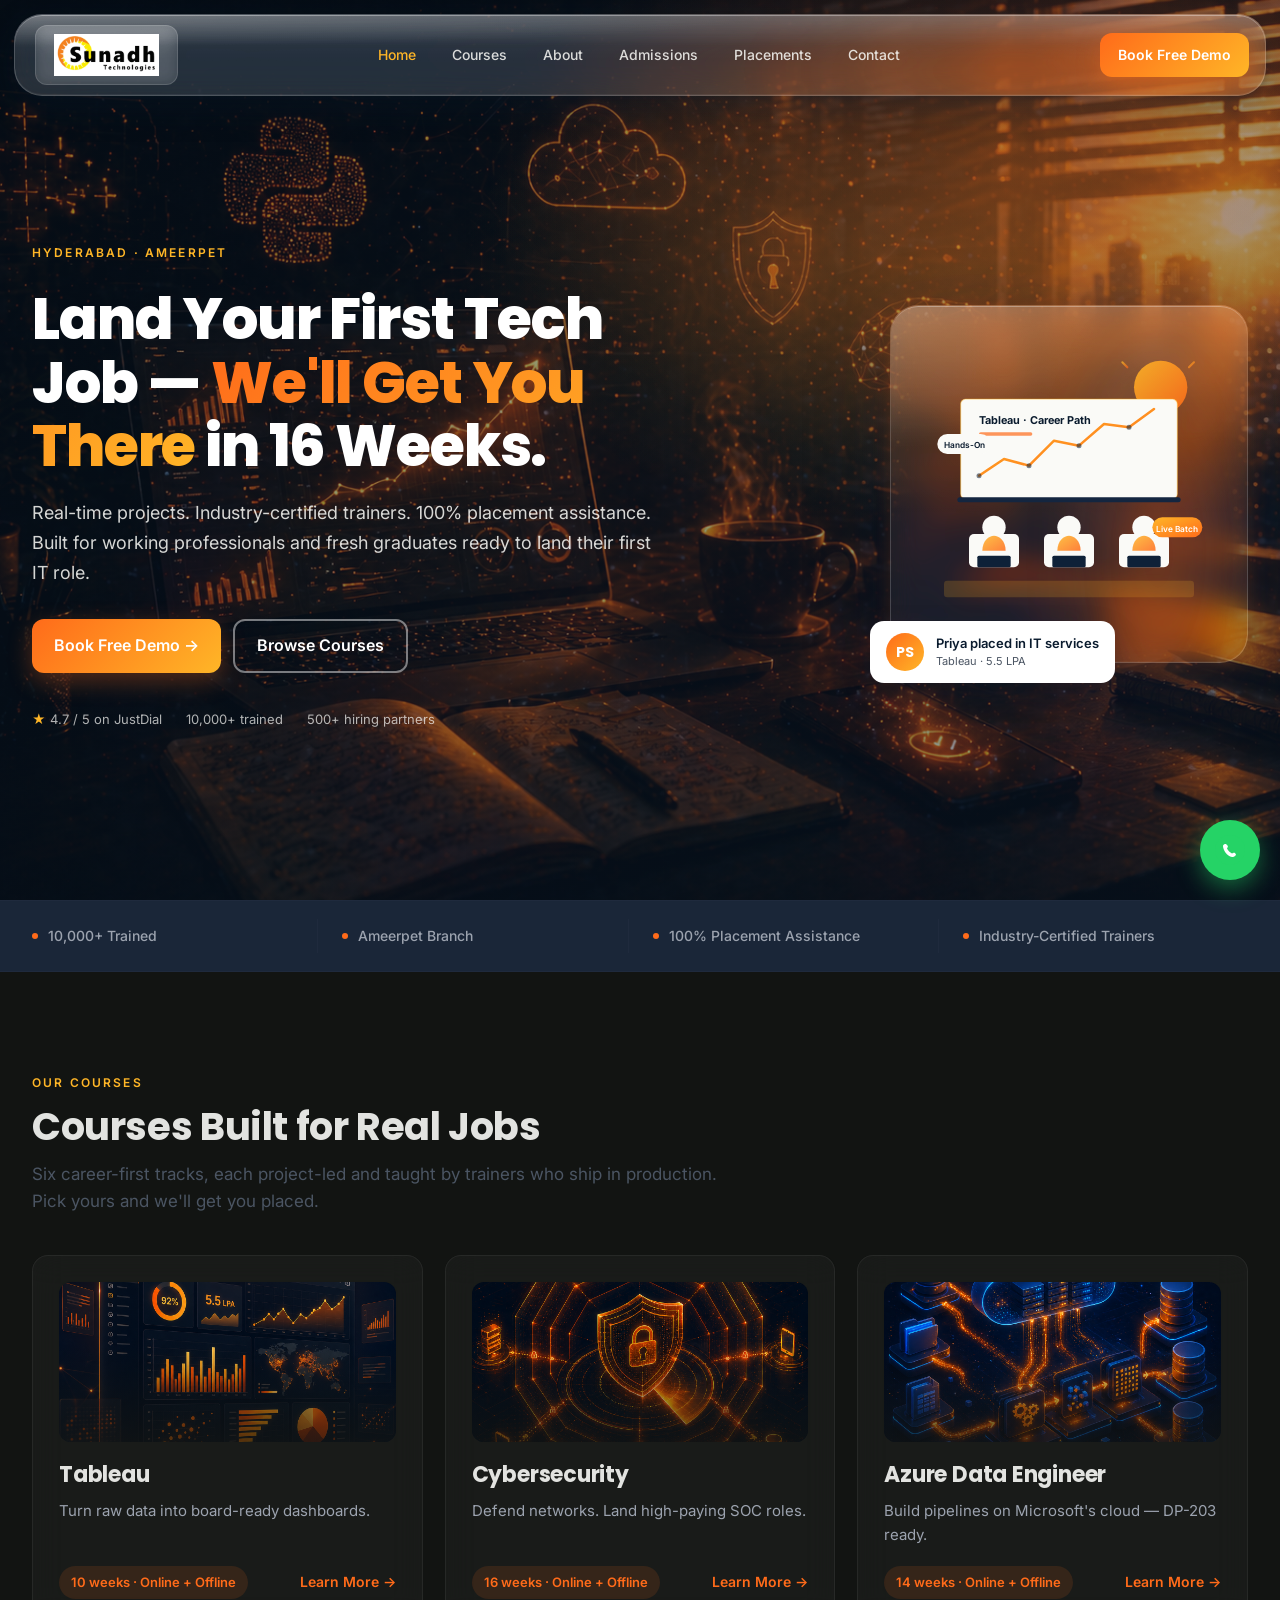
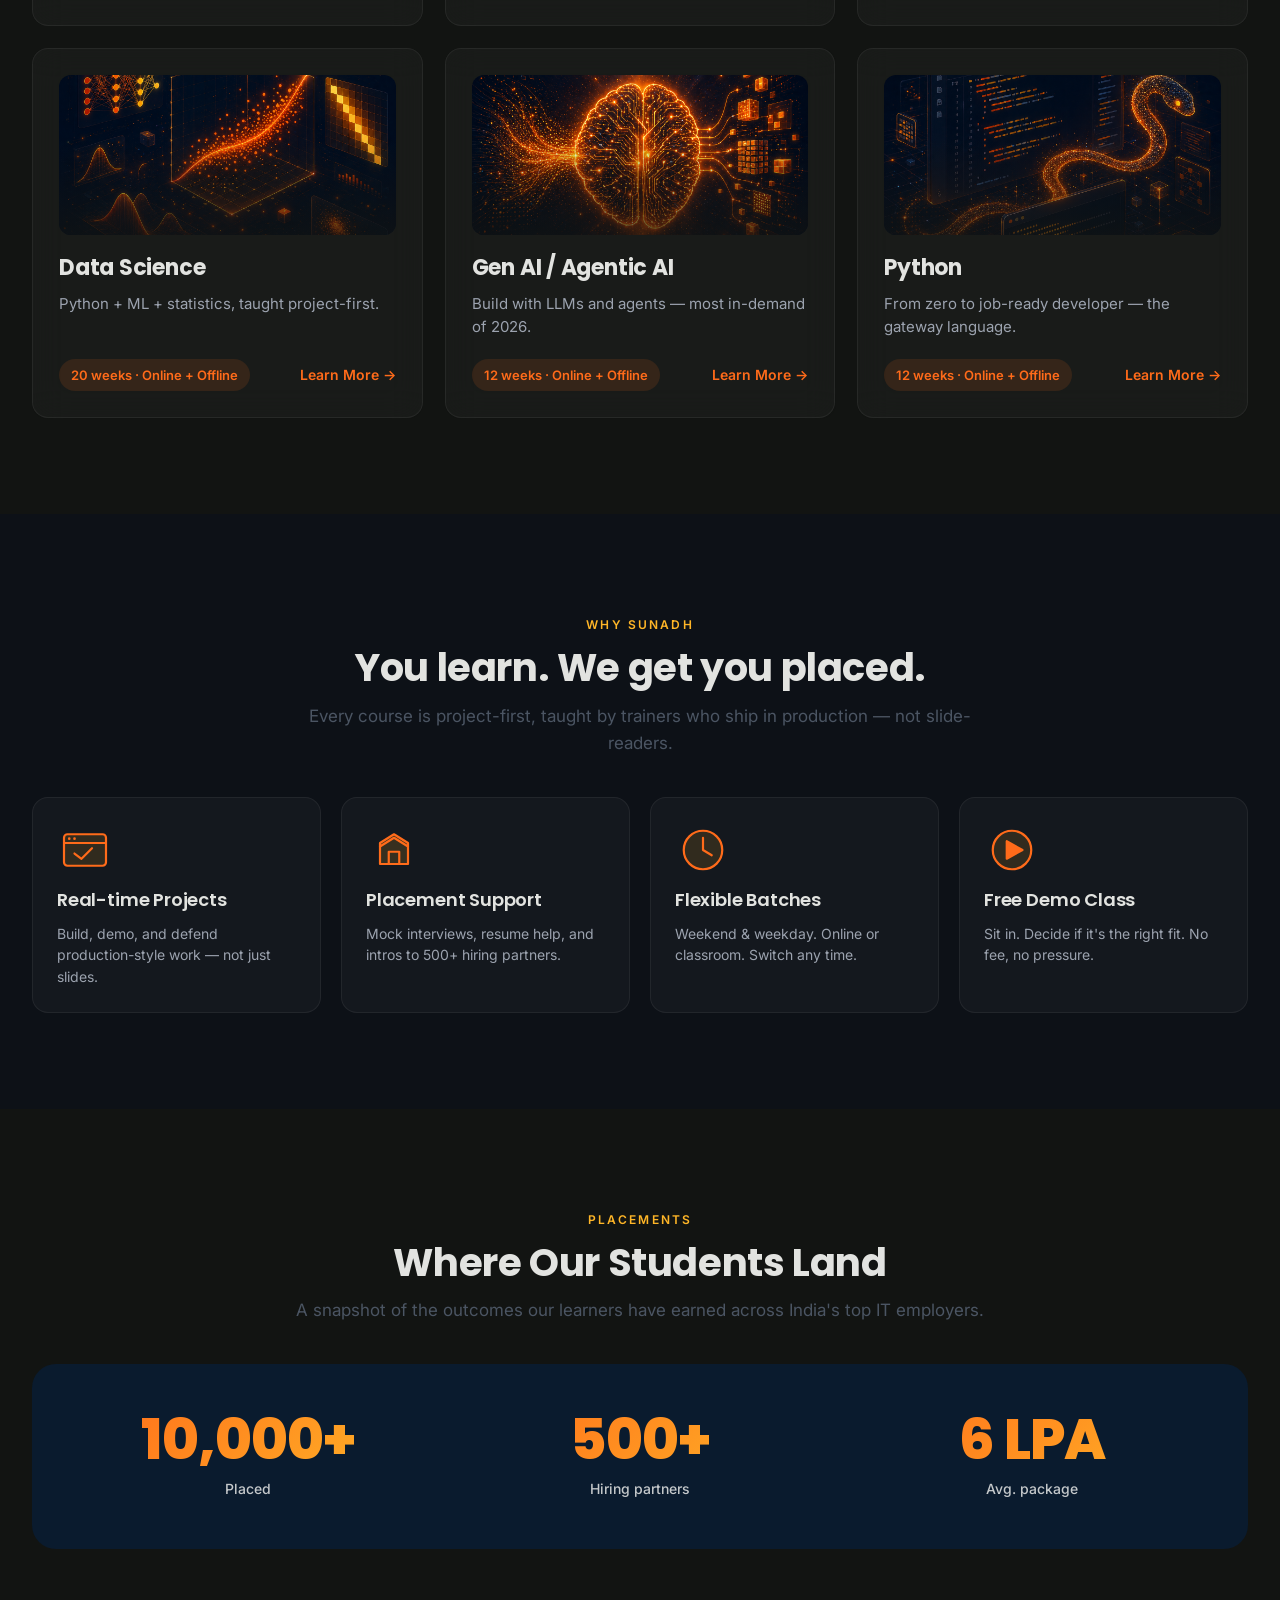
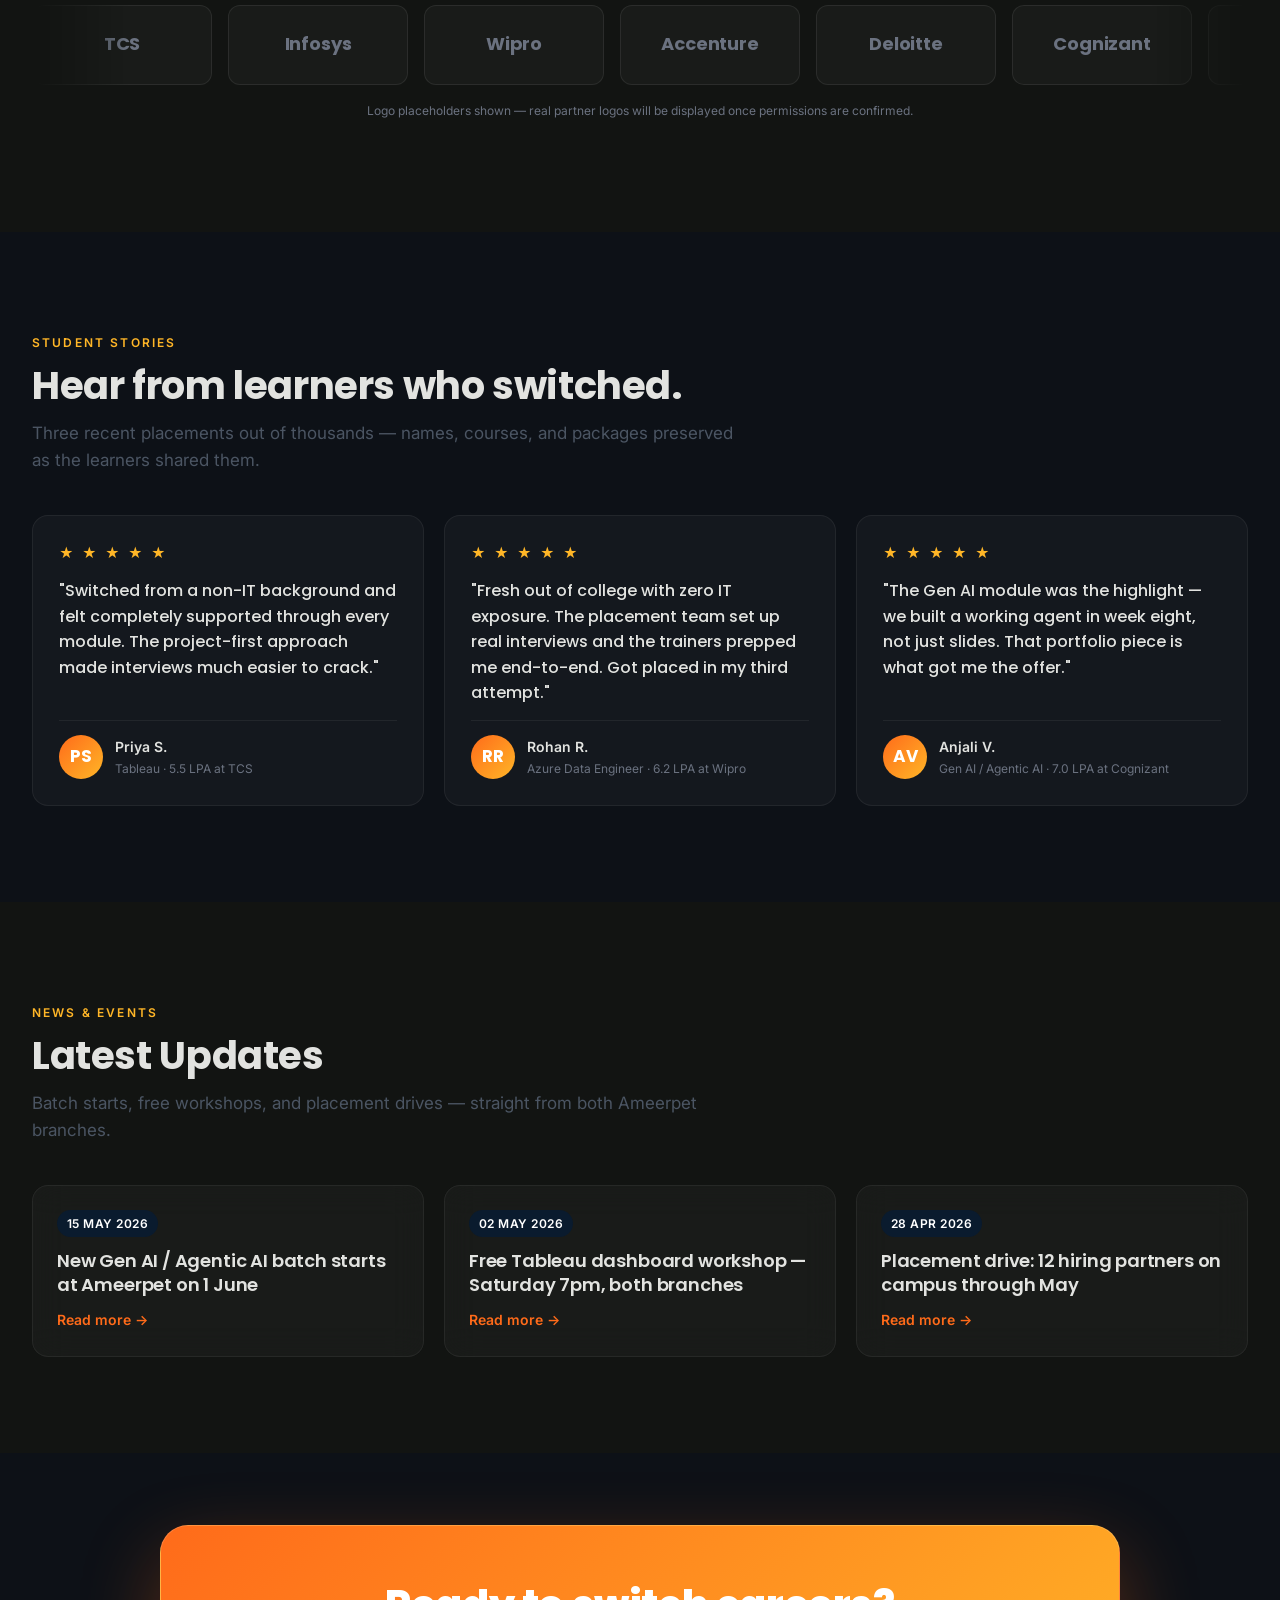
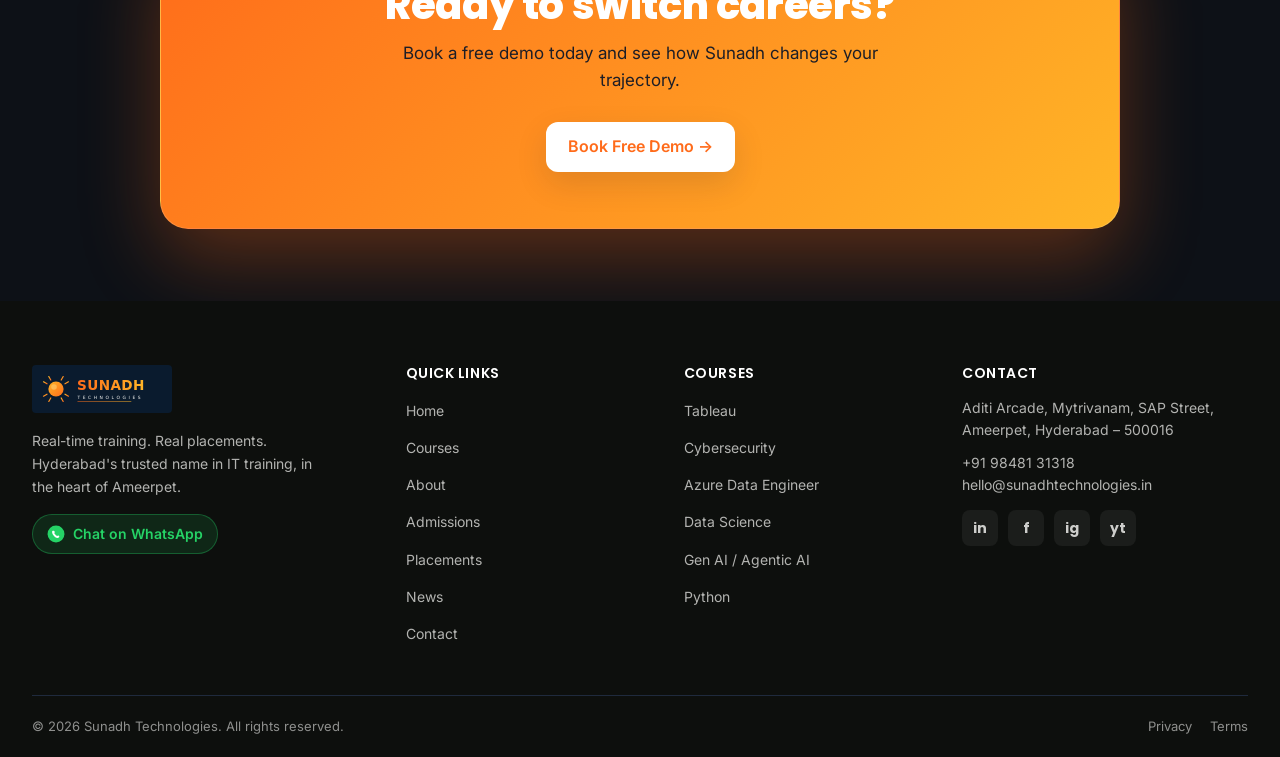
<file: index.html>
<!doctype html>
<html lang="en">
<head>
<meta charset="utf-8">
<meta name="viewport" content="width=device-width, initial-scale=1">
<title>Sunadh Technologies — Switch From Non-IT to IT, Career-First Training in Hyderabad</title>
<meta name="description" content="Real-time projects. Industry-certified trainers. 100% placement assistance. Sunadh Technologies — Hyderabad's trusted IT training institute in Ameerpet.">
<link rel="icon" href="assets/favicon.svg" type="image/svg+xml">
<link rel="stylesheet" href="colors_and_type.css">

<style>
  /* ============ Reset & base ============ */
  *, *::before, *::after { box-sizing: border-box; }
  body { margin: 0; background: var(--color-bg); }
  img { display: block; max-width: 100%; }
  a { text-decoration: none; }
  button { font-family: inherit; cursor: pointer; }

  .container { max-width: 1360px; margin: 0 auto; padding: 0 var(--container-pad); }

  /* ============ Buttons ============ */
  .btn {
    display: inline-flex; align-items: center; gap: 8px; justify-content: center;
    font-family: var(--font-body); font-weight: 600; font-size: 16px;
    padding: 12px 22px; min-height: 48px; border-radius: var(--radius-md);
    border: 0; cursor: pointer;
    transition: transform var(--dur-base) var(--ease-standard),
                box-shadow var(--dur-base) var(--ease-standard),
                background var(--dur-base) var(--ease-standard),
                color var(--dur-base) var(--ease-standard);
  }
  .btn-primary { background: var(--gradient-brand); color: #fff; box-shadow: var(--shadow-cta); }
  .btn-primary:hover { transform: translateY(-1px); box-shadow: 0 14px 32px rgba(255,107,26,0.42); color: #fff; }
  .btn-primary:active { transform: translateY(0); }
  .btn-outline-light { background: transparent; color: #fff; border: 2px solid rgba(255,255,255,0.45); }
  .btn-outline-light:hover { background: rgba(255,255,255,0.1); border-color: rgba(255,255,255,0.7); color: #fff; }
  .btn-on-gradient { background: #fff; color: var(--color-primary); box-shadow: var(--shadow-lg); }
  .btn-on-gradient:hover { transform: translateY(-1px); color: var(--color-primary-hover); }

  /* ============ Eyebrow + heading ============ */
  .eyebrow { font-family: var(--font-body); font-size: 12px; font-weight: 600; letter-spacing: 0.18em; text-transform: uppercase; color: var(--color-primary); display: inline-block; margin-bottom: 12px; }
  .section-header { margin-bottom: 40px; max-width: 720px; }
  .section-header.center { margin-left: auto; margin-right: auto; text-align: center; }
  .section-header h2 { margin: 0 0 12px; }
  .section-header .sub { color: var(--fg2); font-size: 17px; line-height: 1.6; margin: 0; }

  section { padding: 64px 0; }
  @media (min-width: 1024px) { section { padding: 96px 0; } }

  /* ============ Navbar ============ */
  :root {
    --nav-blur: 18px;
    --nav-saturation: 180%;
    --nav-tint: 14;        /* % white tint */
    --nav-curve: 28;       /* px corner radius */
    --nav-inset: 14;       /* px side margin from viewport */
    --nav-top: 14;         /* px from top */
    --nav-glow: 1;         /* on/off */
  }
  .nav {
    position: fixed; inset: 0 0 auto 0; z-index: 50;
    background: transparent;
    transition: background var(--dur-base) var(--ease-standard),
                box-shadow var(--dur-base) var(--ease-standard),
                backdrop-filter var(--dur-base) var(--ease-standard),
                padding var(--dur-base) var(--ease-standard);
  }
  /* ── Liquid glass mode ── */
  .nav.glass {
    background: transparent !important;
    backdrop-filter: none !important;
    box-shadow: none !important;
    padding: calc(var(--nav-top) * 1px) calc(var(--nav-inset) * 1px) 0;
    pointer-events: none;
  }
  .nav.glass .nav-inner {
    pointer-events: auto;
    position: relative;
    border-radius: calc(var(--nav-curve) * 1px);
    padding: 10px 16px 10px 20px;
    min-height: 64px;
    background: hsla(0, 0%, 100%, calc(var(--nav-tint) * 0.01));
    backdrop-filter: blur(calc(var(--nav-blur) * 1px)) saturate(var(--nav-saturation));
    -webkit-backdrop-filter: blur(calc(var(--nav-blur) * 1px)) saturate(var(--nav-saturation));
    border: 1px solid hsla(0, 0%, 100%, 0.18);
    box-shadow:
      0 1px 0 hsla(0, 0%, 100%, 0.35) inset,
      0 -1px 0 hsla(0, 0%, 100%, 0.06) inset,
      0 12px 32px rgba(10,27,46,0.28),
      0 2px 6px rgba(10,27,46,0.18);
    overflow: hidden;
    isolation: isolate;
  }
  /* Specular highlight — the wet sheen */
  .nav.glass .nav-inner::before {
    content: "";
    position: absolute; inset: 0;
    background:
      linear-gradient(180deg, hsla(0,0%,100%,0.22) 0%, hsla(0,0%,100%,0.02) 38%, transparent 60%),
      radial-gradient(120% 80% at 0% 0%, hsla(0,0%,100%,0.18), transparent 50%);
    pointer-events: none;
    border-radius: inherit;
    z-index: 0;
  }
  /* Brand glow underbelly */
  .nav.glass .nav-inner::after {
    content: "";
    position: absolute; inset: -40% -10% auto auto; width: 60%; height: 220%;
    background: radial-gradient(closest-side, rgba(255,107,26,0.45), transparent 70%);
    filter: blur(30px);
    opacity: calc(var(--nav-glow) * 0.65);
    pointer-events: none;
    z-index: 0;
    transition: opacity var(--dur-base);
  }
  .nav.glass .nav-inner > * { position: relative; z-index: 1; }

  .nav.glass.scrolled .nav-inner {
    background: hsla(214, 50%, 12%, calc(0.55 + var(--nav-tint) * 0.005));
    border-color: hsla(0, 0%, 100%, 0.14);
  }

  .nav.scrolled { background: rgba(10,27,46,0.92); backdrop-filter: blur(10px); box-shadow: 0 1px 0 rgba(255,255,255,0.06); }
  .nav-inner {
    display: flex; align-items: center; justify-content: space-between;
    padding: 14px 0; min-height: 72px;
    transition: background var(--dur-base) var(--ease-standard),
                border-radius var(--dur-base) var(--ease-standard),
                padding var(--dur-base) var(--ease-standard),
                min-height var(--dur-base) var(--ease-standard),
                box-shadow var(--dur-base) var(--ease-standard);
  }
  .nav-logo img { height: 42px; }
  .nav-links { display: flex; gap: 28px; align-items: center; }
  .nav-links a { color: rgba(250,250,247,0.85); font-size: 14px; font-weight: 500; padding: 8px 4px; transition: color 150ms; }
  .nav-links a.active, .nav-links a:hover { color: var(--color-secondary); }
  .nav-cta { font-size: 14px; padding: 10px 18px; min-height: 44px; }
  .nav-toggle { display: none; background: transparent; border: 0; color: #fff; font-size: 24px; padding: 8px; }

  .mobile-menu { display: none; background: var(--color-charcoal); padding: 12px var(--container-pad) 16px; flex-direction: column; gap: 4px; }
  .mobile-menu a { color: #fff; padding: 12px 0; font-size: 15px; border-bottom: 1px solid var(--color-border-dark); }
  .mobile-menu.open { display: flex; }

  @media (max-width: 900px) {
    .nav-links { display: none; }
    .nav-toggle { display: inline-block; }
  }

  /* ============ Hero ============ */
  .hero {
    background:
      radial-gradient(70% 55% at 80% 20%, rgba(255,107,26,0.28), transparent 60%),
      radial-gradient(60% 45% at 75% 30%, rgba(255,182,39,0.18), transparent 65%),
      linear-gradient(135deg, rgba(10,27,46,0.45) 0%, rgba(14,33,56,0.45) 100%),
      url('assets/hero-bg.png') center / cover no-repeat;
    color: #fff;
    padding: 100px 0 32px;
    min-height: 100vh;
    display: flex;
    align-items: center;
    overflow: hidden;
    position: relative;
  }
  /* Hero text carousel */
  .hero-carousel { position: relative; min-height: 3.6em; margin: 14px 0 20px; }
  .hero-slide {
    position: absolute; top: 0; left: 0; width: 100%;
    opacity: 0;
    transform: translateY(20px);
    transition: opacity 500ms var(--ease-emphasis), transform 500ms var(--ease-emphasis);
    pointer-events: none;
    font-size: clamp(2rem, 4vw, 3.25rem);
    font-weight: 800; line-height: 1.1; letter-spacing: -0.02em;
    color: #fff; margin: 0;
  }
  .hero-slide.active {
    opacity: 1;
    transform: translateY(0);
    position: relative;
    pointer-events: auto;
  }
  .hero-slide .accent {
    background: var(--gradient-brand);
    -webkit-background-clip: text; background-clip: text; color: transparent;
  }

  /* Logo styling — Option 2: Glass container badge */
  .nav-logo-img { height: 52px; }
  .nav-logo {
    background: rgba(255,255,255,0.08);
    backdrop-filter: blur(8px);
    padding: 8px 18px;
    border-radius: 12px;
    border: 1px solid rgba(255,255,255,0.14);
  }

  .hero-grid { display: grid; grid-template-columns: 1.4fr 1fr; gap: 56px; align-items: center; }
  .hero h1 {
    font-size: clamp(2.25rem, 4.5vw, 3.75rem);
    font-weight: 800; line-height: 1.1; letter-spacing: -0.02em;
    color: #fff; margin: 14px 0 20px;
  }
  .hero h1 .accent {
    background: var(--gradient-brand); -webkit-background-clip: text; background-clip: text; color: transparent;
  }
  .hero p.lede { font-size: 18px; line-height: 1.65; color: rgba(250,250,247,0.85); max-width: 620px; margin: 0 0 32px; }
  .hero-ctas { display: flex; gap: 12px; flex-wrap: wrap; }
  .hero-trust { display: flex; gap: 24px; margin-top: 36px; color: rgba(250,250,247,0.7); font-size: 13px; flex-wrap: wrap; }
  .hero-trust span::before { content: "★ "; color: var(--color-secondary); }
  .hero-trust span:not(:first-child)::before { content: ""; }

  .hero-illo-wrap {
    position: relative; display: flex; justify-content: center; align-items: center;
    aspect-ratio: 1 / 1; max-width: 460px; margin-left: auto;
  }
  /* Glassy frame matching the header — wraps the SVG scene */
  .hero-illo {
    width: 100%; height: 100%; border-radius: 28px;
    position: relative;
    overflow: hidden;
    isolation: isolate;
    background: hsla(0, 0%, 100%, 0.06);
    border: 1px solid hsla(0, 0%, 100%, 0.18);
    backdrop-filter: blur(14px) saturate(170%);
    -webkit-backdrop-filter: blur(14px) saturate(170%);
    box-shadow:
      0 1px 0 hsla(0,0%,100%,0.30) inset,
      0 -1px 0 hsla(0,0%,100%,0.04) inset,
      0 30px 80px rgba(10,27,46,0.35),
      0 6px 18px rgba(255,107,26,0.18);
    display: flex; align-items: center; justify-content: center;
    padding: 28px;
  }
  .hero-illo::before {
    content:""; position:absolute; inset:0; border-radius:inherit; pointer-events:none; z-index:0;
    background:
      linear-gradient(180deg, hsla(0,0%,100%,0.18) 0%, hsla(0,0%,100%,0.02) 38%, transparent 60%),
      radial-gradient(120% 80% at 0% 0%, hsla(0,0%,100%,0.16), transparent 50%);
  }
  .hero-illo::after {
    content:""; position:absolute; inset:-30% -10% auto auto; width:70%; height:200%; pointer-events:none; z-index:0;
    background: radial-gradient(closest-side, rgba(255,107,26,0.45), transparent 70%);
    filter: blur(34px); opacity:0.7;
  }
  .hero-illo svg { width: 100%; height: auto; max-width: 360px; position: relative; z-index: 1; }

  .hero-badge {
    position: absolute; bottom: -20px; left: -20px;
    background: #fff; border-radius: 14px; padding: 12px 16px;
    box-shadow: var(--shadow-lg); display: flex; align-items: center; gap: 12px;
  }
  .hero-badge .ava {
    width: 38px; height: 38px; border-radius: 50%;
    background: var(--gradient-brand); color: #fff;
    display: flex; align-items: center; justify-content: center;
    font-family: var(--font-display); font-weight: 700; font-size: 14px;
  }
  .hero-badge .nm { font-size: 13px; color: var(--color-dark); font-weight: 600; }
  .hero-badge .mt { font-size: 11px; color: var(--fg2); }

  @media (max-width: 900px) {
    .hero { padding: 112px 0 64px; }
    .hero-grid { grid-template-columns: 1fr; gap: 40px; }
    .hero-illo-wrap { max-width: 360px; margin: 0 auto; }
  }

  /* ============ Trust strip ============ */
  .trust-strip { background: var(--color-charcoal); border-top: 1px solid var(--color-border-dark); border-bottom: 1px solid var(--color-border-dark); }
  .trust-row { display: flex; justify-content: space-between; align-items: center; padding: 18px 0; flex-wrap: wrap; }
  .trust-item { display: flex; align-items: center; gap: 10px; color: rgba(250,250,247,0.85); font-size: 14px; font-weight: 500; flex: 1; min-width: 180px; padding: 6px 0; }
  .trust-item + .trust-item { border-left: 1px solid var(--color-border-dark); padding-left: 24px; }
  .trust-item::before {
    content: ""; width: 6px; height: 6px; border-radius: 50%;
    background: var(--color-primary); flex-shrink: 0;
  }
  @media (max-width: 768px) {
    .trust-item + .trust-item { border-left: 0; padding-left: 0; }
  }

  /* ============ Course grid ============ */
  .courses-bg { background: var(--color-bg); }
  .course-grid { display: grid; grid-template-columns: repeat(3, 1fr); gap: 22px; }
  @media (max-width: 1024px) { .course-grid { grid-template-columns: repeat(2, 1fr); } }
  @media (max-width: 640px) { .course-grid { grid-template-columns: 1fr; } }

  .course-card {
    background: #fff; border-radius: 16px; padding: 26px; box-shadow: var(--shadow-md);
    display: flex; flex-direction: column; gap: 12px;
    transition: transform var(--dur-base) var(--ease-standard), box-shadow var(--dur-base) var(--ease-standard);
    color: inherit;
  }
  .course-card:hover { transform: translateY(-2px); box-shadow: var(--shadow-lg); }
  .course-icon-circle {
    width: 100%; height: 160px; border-radius: 12px;
    overflow: hidden; position: relative;
    margin-bottom: 8px;
  }
  .course-icon-circle img {
    width: 100%; height: 100%; object-fit: cover;
    transition: transform 400ms var(--ease-standard);
  }
  .course-card:hover .course-icon-circle img { transform: scale(1.08); }
  .course-icon-circle::after {
    content: ""; position: absolute; inset: 0;
    background: linear-gradient(to top, rgba(18,20,18,0.7) 0%, transparent 60%);
    pointer-events: none;
  }
  .course-card h3 { font-family: var(--font-display); font-size: 22px; font-weight: 700; color: var(--color-dark); margin: 0; }
  .course-pitch { color: var(--fg2); font-size: 15px; line-height: 1.55; margin: 0; flex: 1; }
  .course-foot { display: flex; align-items: center; justify-content: space-between; margin-top: 8px; }
  .pill { display: inline-flex; align-items: center; gap: 6px; font-weight: 600; font-size: 13px; padding: 6px 12px; border-radius: 9999px; background: rgba(255,107,26,0.12); color: #C94B07; }
  .more-link { color: var(--color-primary); font-weight: 600; font-size: 14px; transition: gap 150ms; }
  .course-card:hover .more-link { color: var(--color-primary-hover); }

  /* ============ Why Sunadh ============ */
  .why-bg { background: #fff; }
  .feat-grid { display: grid; grid-template-columns: repeat(4, 1fr); gap: 20px; }
  @media (max-width: 900px) { .feat-grid { grid-template-columns: repeat(2, 1fr); } }
  @media (max-width: 480px) { .feat-grid { grid-template-columns: 1fr; } }
  .feat-card { background: var(--color-bg); border-radius: 16px; padding: 24px; display: flex; flex-direction: column; gap: 12px; }
  .feat-card img { width: 56px; height: 56px; }
  .feat-card h3 { font-family: var(--font-display); font-size: 18px; font-weight: 600; color: var(--color-dark); margin: 0; }
  .feat-card p { color: var(--fg2); font-size: 14px; line-height: 1.55; margin: 0; }

  /* ============ Placements ============ */
  .placements-bg { background: var(--color-bg); }
  .stat-band { background: var(--color-dark); border-radius: 24px; padding: 48px 32px; margin-bottom: 56px; }
  .stat-grid { display: grid; grid-template-columns: repeat(3, 1fr); gap: 24px; }
  @media (max-width: 768px) { .stat-grid { grid-template-columns: 1fr; gap: 32px; } }
  .stat { text-align: center; color: #fff; }
  .stat .num {
    font-family: var(--font-display); font-size: clamp(40px, 5vw, 56px);
    font-weight: 800; letter-spacing: -0.02em; line-height: 1;
    background: var(--gradient-brand); -webkit-background-clip: text; background-clip: text; color: transparent;
  }
  .stat .lbl { margin-top: 10px; color: rgba(250,250,247,0.78); font-size: 14px; font-weight: 500; }

  /* Hiring partners marquee */
  .partners-wrap {
    position: relative; overflow: hidden;
    mask-image: linear-gradient(90deg, transparent, #000 8%, #000 92%, transparent);
    -webkit-mask-image: linear-gradient(90deg, transparent, #000 8%, #000 92%, transparent);
  }
  .partners-track { display: flex; gap: 16px; width: max-content; animation: marquee 40s linear infinite; }
  .partners-track:hover { animation-play-state: paused; }
  .partner-tile {
    flex-shrink: 0; min-width: 180px; height: 80px;
    display: flex; align-items: center; justify-content: center; padding: 0 28px;
    background: #fff; border: 1px solid var(--color-border); border-radius: 12px;
    font-family: var(--font-display); font-weight: 700; font-size: 18px;
    letter-spacing: -0.01em; color: #6B7280;
    filter: grayscale(1);
    transition: color 200ms var(--ease-standard), border-color 200ms var(--ease-standard);
  }
  .partner-tile:hover { color: var(--color-dark); border-color: var(--color-primary); }
  @keyframes marquee {
    from { transform: translateX(0); }
    to { transform: translateX(-50%); }
  }
  @media (prefers-reduced-motion: reduce) { .partners-track { animation: none; } }

  .partners-disclaimer { text-align: center; font-size: 12px; color: var(--fg3); margin-top: 16px; }

  /* ============ Testimonials ============ */
  .test-bg { background: #fff; }
  .test-grid { display: grid; grid-template-columns: repeat(3, 1fr); gap: 20px; }
  @media (max-width: 900px) { .test-grid { grid-template-columns: 1fr; } }
  .test-card {
    background: var(--color-bg); border-radius: 16px; padding: 26px;
    display: flex; flex-direction: column; gap: 14px;
  }
  .test-stars { color: var(--color-secondary); letter-spacing: 2px; font-size: 14px; }
  .test-quote { font-family: var(--font-display); font-size: 16px; line-height: 1.6; color: var(--color-dark); font-weight: 500; margin: 0; flex: 1; }
  .test-who { display: flex; align-items: center; gap: 12px; padding-top: 14px; border-top: 1px solid var(--color-border); }
  .test-ava { width: 44px; height: 44px; border-radius: 50%; background: var(--gradient-brand); color: #fff; display: flex; align-items: center; justify-content: center; font-family: var(--font-display); font-weight: 700; }
  .test-name { font-weight: 600; color: var(--color-dark); font-size: 14px; }
  .test-meta { font-size: 12px; color: var(--fg2); }

  /* ============ News strip ============ */
  .news-bg { background: var(--color-bg); }
  .news-list { display: grid; grid-template-columns: repeat(3, 1fr); gap: 20px; }
  @media (max-width: 900px) { .news-list { grid-template-columns: 1fr; } }
  .news-item {
    background: #fff; border-radius: 16px; padding: 24px;
    display: flex; flex-direction: column; gap: 12px;
    box-shadow: var(--shadow-sm); border: 1px solid var(--color-border);
    transition: transform var(--dur-base) var(--ease-standard), box-shadow var(--dur-base) var(--ease-standard), border-color var(--dur-base) var(--ease-standard);
    color: inherit;
  }
  .news-item:hover { transform: translateY(-2px); box-shadow: var(--shadow-md); border-color: rgba(255,107,26,0.4); }
  .date-pill { font-size: 12px; font-weight: 600; padding: 4px 10px; border-radius: 9999px; background: var(--color-dark); color: #fff; align-self: flex-start; letter-spacing: 0.04em; }
  .news-item h3 { font-family: var(--font-display); font-size: 18px; font-weight: 600; color: var(--color-dark); margin: 0; line-height: 1.35; }
  .news-item .more-link { margin-top: auto; }

  /* ============ Final CTA banner ============ */
  .final-cta-section { padding: 72px 0; background: var(--color-bg); }
  .final-cta {
    background: var(--gradient-brand); border-radius: 28px;
    padding: 56px 40px; color: #fff; text-align: center;
    box-shadow: 0 30px 80px rgba(255,107,26,0.32);
    max-width: 960px; margin: 0 auto;
  }
  .final-cta h2 { color: #fff; margin: 0 0 12px; font-size: clamp(28px, 3.6vw, 40px); font-weight: 800; letter-spacing: -0.01em; }
  .final-cta p { margin: 0 0 28px; font-size: 17px; opacity: 0.95; max-width: 540px; margin-left: auto; margin-right: auto; }

  /* ============ Footer ============ */
  footer { background: var(--color-dark); color: rgba(250,250,247,0.75); padding: 64px 0 0; }
  .foot-grid { display: grid; grid-template-columns: 1.4fr 1fr 1fr 1.2fr; gap: 40px; padding-bottom: 48px; }
  @media (max-width: 900px) { .foot-grid { grid-template-columns: 1fr 1fr; gap: 32px; } }
  @media (max-width: 540px) { .foot-grid { grid-template-columns: 1fr; } }
  .foot-logo img { height: 48px; margin-bottom: 16px; }
  .foot-about { font-size: 14px; line-height: 1.65; color: rgba(250,250,247,0.7); max-width: 280px; margin-bottom: 16px; }
  .foot-wa { display: inline-flex; align-items: center; gap: 8px; color: #25D366; font-size: 14px; font-weight: 600; padding: 8px 14px; border-radius: 9999px; background: rgba(37,211,102,0.12); border: 1px solid rgba(37,211,102,0.32); }
  .foot-wa img { width: 18px; height: 18px; }
  .foot-col h4 { font-family: var(--font-display); font-weight: 600; color: #fff; font-size: 14px; margin: 0 0 16px; letter-spacing: 0.04em; text-transform: uppercase; }
  .foot-col ul { list-style: none; padding: 0; margin: 0; display: flex; flex-direction: column; gap: 10px; }
  .foot-col a { color: rgba(250,250,247,0.7); font-size: 14px; transition: color 150ms; }
  .foot-col a:hover { color: var(--color-secondary); }
  .foot-contact-line { font-size: 14px; color: rgba(250,250,247,0.7); }
  .foot-social { display: flex; gap: 10px; margin-top: 14px; }
  .foot-social a {
    width: 36px; height: 36px; border-radius: 8px;
    background: rgba(255,255,255,0.06); display: flex; align-items: center; justify-content: center;
    color: rgba(250,250,247,0.8); font-size: 14px; font-weight: 700; font-family: var(--font-display);
    transition: background 150ms;
  }
  .foot-social a:hover { background: var(--gradient-brand); color: #fff; }
  .foot-bottom {
    border-top: 1px solid var(--color-border-dark);
    padding: 20px 0; display: flex; justify-content: space-between; flex-wrap: wrap; gap: 12px;
    font-size: 13px; color: rgba(250,250,247,0.55);
  }
  .foot-bottom a { color: inherit; }
  .foot-bottom a:hover { color: var(--color-secondary); }

  /* ============ WhatsApp float ============ */
  .wa-float {
    position: fixed; right: 20px; bottom: 20px; z-index: 60;
    width: 60px; height: 60px; border-radius: 9999px;
    background: #25D366;
    box-shadow: 0 8px 24px rgba(37,211,102,0.45);
    display: flex; align-items: center; justify-content: center;
    transition: transform var(--dur-base) var(--ease-standard);
  }
  .wa-float::before {
    content: ""; position: absolute; inset: 0; border-radius: 9999px;
    box-shadow: 0 0 0 0 rgba(37,211,102,0.5);
    animation: wa-pulse 2.4s var(--ease-standard) infinite;
  }
  .wa-float:hover { transform: translateY(-2px); }
  .wa-float img { width: 32px; height: 32px; position: relative; z-index: 1; }
  @keyframes wa-pulse {
    0%   { box-shadow: 0 0 0 0 rgba(37,211,102,0.45); }
    70%  { box-shadow: 0 0 0 18px rgba(37,211,102,0); }
    100% { box-shadow: 0 0 0 0 rgba(37,211,102,0); }
  }
  @media (prefers-reduced-motion: reduce) { .wa-float::before { animation: none; } }

  /* ============ Dark Theme Overrides ============ */
  body { background: #121412; color: #e2e3e0; }

  /* Section backgrounds */
  .courses-bg, .placements-bg, .news-bg, .final-cta-section { background: #121412; }
  .why-bg, .test-bg { background: #0d1117; }

  /* Cards: glass */
  .course-card, .news-item {
    background: rgba(255,255,255,0.03); border: 1px solid rgba(255,255,255,0.06);
    backdrop-filter: blur(16px); box-shadow: none;
  }
  .course-card:hover, .news-item:hover {
    box-shadow: 0 12px 40px rgba(255,107,26,0.1);
    border-color: rgba(255,107,26,0.35);
  }
  .course-card h3, .news-item h3 { color: #e2e3e0; }
  .course-pitch { color: #9ca3af; }
  .course-foot .pill { background: rgba(255,107,26,0.12); color: #FF6B1A; }

  /* Why Sunadh */
  .feat-card { background: rgba(255,255,255,0.03); border: 1px solid rgba(255,255,255,0.06); border-radius: 16px; }
  .feat-card h3 { color: #e2e3e0; }
  .feat-card p { color: #9ca3af; }

  /* Section heads */
  .section-head h2, h2 { color: #e2e3e0; }
  .section-head p { color: #9ca3af; }
  .eyebrow { color: var(--color-secondary); }

  /* Partners */
  .partner-tile {
    background: rgba(255,255,255,0.03); border-color: rgba(255,255,255,0.08);
    color: #6b7280; filter: none;
  }
  .partner-tile:hover { color: #e2e3e0; border-color: rgba(255,107,26,0.4); }
  .partners-disclaimer { color: #6b7280; }

  /* Testimonials */
  .test-card {
    background: rgba(255,255,255,0.03); border: 1px solid rgba(255,255,255,0.06);
    border-radius: 16px;
  }
  .test-quote { color: #e2e3e0; }
  .test-who { border-color: rgba(255,255,255,0.06); }
  .test-name { color: #e2e3e0; }
  .test-meta { color: #6b7280; }

  /* Enquiry section */
  .enquiry-bg, #enquiry { background: #0d1117; }
  .enquiry-card, .form-card {
    background: rgba(255,255,255,0.03); border: 1px solid rgba(255,255,255,0.06);
    backdrop-filter: blur(16px);
  }
  .enquiry-card h2, .form-card h2 { color: #e2e3e0; }
  input, select, textarea {
    background: rgba(255,255,255,0.05) !important;
    border: 1px solid rgba(255,255,255,0.15) !important;
    color: #e2e3e0 !important;
  }
  input::placeholder, textarea::placeholder { color: rgba(255,255,255,0.3) !important; }
  input:focus, select:focus, textarea:focus {
    border-color: #FF6B1A !important;
    box-shadow: 0 0 0 3px rgba(255,107,26,0.15) !important;
  }
  label { color: #b4bcc6; }

  /* News */
  .news-item h3 { color: #e2e3e0; }

  /* Trust bar */
  .trust-bar { background: rgba(255,255,255,0.03); border-color: rgba(255,255,255,0.06); }
  .trust-item { color: #9ca3af; border-color: rgba(255,255,255,0.08); }
  .trust-item strong { color: #e2e3e0; }

  /* Floating placement card in hero */
  .hero-float, .hero-card-float {
    background: rgba(255,255,255,0.04); border-color: rgba(255,255,255,0.1);
    backdrop-filter: blur(12px);
  }

  /* CTA banner glass border */
  .final-cta { border: 1px solid rgba(255,255,255,0.15); }

  /* Footer darker */
  footer { background: #0d0f0d; }
</style>
</head>
<body>

<!-- ================= NAVBAR ================= -->
<header class="nav" id="nav">
  <div class="container nav-inner">
    <a href="#" class="nav-logo" aria-label="Sunadh Technologies — home">
      <img src="assets/logo-new.png" alt="Sunadh Technologies" class="nav-logo-img">
    </a>
    <nav class="nav-links">
      <a href="#" class="active">Home</a>
      <a href="courses.html">Courses</a>
      <a href="about.html">About</a>
      <a href="admissions.html">Admissions</a>
      <a href="placements.html">Placements</a>
      <a href="#contact">Contact</a>
    </nav>
    <div style="display:flex;align-items:center;gap:8px">
      <a href="#enquiry" class="btn btn-primary nav-cta">Book Free Demo</a>
      <button class="nav-toggle" id="navToggle" aria-label="Open menu" aria-expanded="false">☰</button>
    </div>
  </div>
  <div class="mobile-menu" id="mobileMenu">
    <a href="#">Home</a>
    <a href="courses.html">Courses</a>
    <a href="about.html">About</a>
    <a href="admissions.html">Admissions</a>
    <a href="placements.html">Placements</a>
    <a href="#contact">Contact</a>
  </div>
</header>

<!-- ================= HERO ================= -->
<section class="hero">
  <div class="container hero-grid">
    <div>
      <span class="eyebrow" style="color: var(--color-secondary)">Hyderabad · Ameerpet</span>
      <div class="hero-carousel" id="heroCarousel">
        <h1 class="hero-slide active">Switch From Non-IT to IT — <span class="accent">Career-First Training</span> in Hyderabad.</h1>
        <h1 class="hero-slide">Land Your First Tech Job — <span class="accent">We'll Get You There</span> in 16 Weeks.</h1>
        <h1 class="hero-slide">10,000+ Students Placed — <span class="accent">Real Projects, Real Jobs</span> in Hyderabad.</h1>
        <h1 class="hero-slide">From Zero Coding to Job-Ready — <span class="accent">Industry-Certified Trainers</span> Guide You.</h1>
        <h1 class="hero-slide">Your Career Sunrise Starts Here — <span class="accent">100% Placement Assistance</span> Guaranteed.</h1>
      </div>
      <p class="lede">Real-time projects. Industry-certified trainers. 100% placement assistance. Built for working professionals and fresh graduates ready to land their first IT role.</p>
      <div class="hero-ctas">
        <a href="#enquiry" class="btn btn-primary">Book Free Demo →</a>
        <a href="#courses" class="btn btn-outline-light">Browse Courses</a>
      </div>
      <div class="hero-trust">
        <span>4.7 / 5 on JustDial</span>
        <span>10,000+ trained</span>
        <span>500+ hiring partners</span>
      </div>
    </div>

    <div class="hero-illo-wrap">
      <div class="hero-illo" id="heroIllo">
        <!-- Scene SVG injected by JS based on `heroScene` tweak. Default fallback below. -->
        <svg viewBox="0 0 360 360" xmlns="http://www.w3.org/2000/svg" aria-hidden="true" id="heroSvg">
          <defs>
            <linearGradient id="g1" x1="0%" y1="0%" x2="100%" y2="100%">
              <stop offset="0%" stop-color="#FFB627"/>
              <stop offset="100%" stop-color="#FF6B1A"/>
            </linearGradient>
          </defs>

          <!-- Background sun glow -->
          <circle cx="270" cy="80" r="42" fill="url(#g1)" opacity="0.85"/>
          <g stroke="url(#g1)" stroke-width="3" stroke-linecap="round" opacity="0.7">
            <line x1="270" y1="22" x2="270" y2="34"/>
            <line x1="316" y1="40" x2="308" y2="48"/>
            <line x1="332" y1="80" x2="320" y2="80"/>
            <line x1="316" y1="120" x2="308" y2="112"/>
            <line x1="224" y1="40" x2="232" y2="48"/>
            <line x1="208" y1="80" x2="220" y2="80"/>
          </g>

          <!-- Laptop -->
          <rect x="70" y="200" width="220" height="130" rx="10" fill="#0E2138" stroke="rgba(255,182,39,0.35)" stroke-width="1.5"/>
          <rect x="82" y="212" width="196" height="106" rx="4" fill="#0A1B2E"/>
          <rect x="56" y="328" width="248" height="10" rx="5" fill="#142640"/>

          <!-- Chart bars -->
          <rect x="98" y="280" width="14" height="28" rx="2" fill="url(#g1)" opacity="0.95"/>
          <rect x="118" y="262" width="14" height="46" rx="2" fill="url(#g1)" opacity="0.85"/>
          <rect x="138" y="248" width="14" height="60" rx="2" fill="url(#g1)"/>
          <rect x="158" y="236" width="14" height="72" rx="2" fill="#FFB627"/>

          <!-- Trend line -->
          <polyline points="98,272 118,256 138,242 158,228 188,212" fill="none" stroke="#FFB627" stroke-width="2.5" stroke-linecap="round" stroke-linejoin="round"/>
          <circle cx="188" cy="212" r="4" fill="#FFB627"/>

          <!-- Code lines panel -->
          <rect x="194" y="226" width="76" height="6" rx="3" fill="rgba(250,250,247,0.5)"/>
          <rect x="194" y="240" width="56" height="6" rx="3" fill="rgba(255,107,26,0.7)"/>
          <rect x="194" y="254" width="68" height="6" rx="3" fill="rgba(250,250,247,0.35)"/>
          <rect x="194" y="268" width="44" height="6" rx="3" fill="rgba(255,182,39,0.7)"/>
          <rect x="194" y="282" width="60" height="6" rx="3" fill="rgba(250,250,247,0.35)"/>

          <!-- Person silhouette -->
          <circle cx="180" cy="142" r="28" fill="#FAFAF7"/>
          <path d="M120,210 C120,176 148,158 180,158 C212,158 240,176 240,210 L240,210 L120,210 Z" fill="#FAFAF7"/>
          <path d="M156,180 L172,196 L204,180 L204,210 L156,210 Z" fill="url(#g1)"/>

          <!-- Floating chips -->
          <g>
            <rect x="40" y="120" width="74" height="26" rx="13" fill="#FAFAF7"/>
            <text x="77" y="138" font-family="Inter, sans-serif" font-size="11" font-weight="600" fill="#0A1B2E" text-anchor="middle">Python</text>
          </g>
          <g>
            <rect x="270" y="180" width="74" height="26" rx="13" fill="url(#g1)"/>
            <text x="307" y="198" font-family="Inter, sans-serif" font-size="11" font-weight="600" fill="#fff" text-anchor="middle">Tableau</text>
          </g>
          <g>
            <rect x="22" y="240" width="64" height="26" rx="13" fill="#0E2138" stroke="rgba(255,182,39,0.4)"/>
            <text x="54" y="258" font-family="Inter, sans-serif" font-size="11" font-weight="600" fill="#FFB627" text-anchor="middle">Gen AI</text>
          </g>
        </svg>
      </div>
      <div class="hero-badge" aria-hidden="true">
        <div class="ava">PS</div>
        <div>
          <div class="nm">Priya placed in IT services</div>
          <div class="mt">Tableau · 5.5 LPA</div>
        </div>
      </div>
    </div>
  </div>
</section>

<!-- ================= TRUST STRIP ================= -->
<div class="trust-strip">
  <div class="container">
    <div class="trust-row">
      <div class="trust-item">10,000+ Trained</div>
      <div class="trust-item">Ameerpet Branch</div>
      <div class="trust-item">100% Placement Assistance</div>
      <div class="trust-item">Industry-Certified Trainers</div>
    </div>
  </div>
</div>

<!-- ================= COURSES ================= -->
<section id="courses" class="courses-bg">
  <div class="container">
    <div class="section-header">
      <span class="eyebrow">Our Courses</span>
      <h2>Courses Built for Real Jobs</h2>
      <p class="sub">Six career-first tracks, each project-led and taught by trainers who ship in production. Pick yours and we'll get you placed.</p>
    </div>

    <div class="course-grid">
      <a href="courses/tableau.html" class="course-card">
        <div class="course-icon-circle"><img src="assets/course-tableau-hero.png" alt="Tableau"></div>
        <h3>Tableau</h3>
        <p class="course-pitch">Turn raw data into board-ready dashboards.</p>
        <div class="course-foot"><span class="pill">10 weeks · Online + Offline</span><span class="more-link">Learn More →</span></div>
      </a>
      <a href="courses/cybersecurity.html" class="course-card">
        <div class="course-icon-circle"><img src="assets/course-cybersecurity-hero.png" alt="Cybersecurity"></div>
        <h3>Cybersecurity</h3>
        <p class="course-pitch">Defend networks. Land high-paying SOC roles.</p>
        <div class="course-foot"><span class="pill">16 weeks · Online + Offline</span><span class="more-link">Learn More →</span></div>
      </a>
      <a href="courses/azure-data-engineer.html" class="course-card">
        <div class="course-icon-circle"><img src="assets/course-azure-hero.png" alt="Azure Data Engineer"></div>
        <h3>Azure Data Engineer</h3>
        <p class="course-pitch">Build pipelines on Microsoft's cloud — DP-203 ready.</p>
        <div class="course-foot"><span class="pill">14 weeks · Online + Offline</span><span class="more-link">Learn More →</span></div>
      </a>
      <a href="courses/data-science.html" class="course-card">
        <div class="course-icon-circle"><img src="assets/course-datascience-hero.png" alt="Data Science"></div>
        <h3>Data Science</h3>
        <p class="course-pitch">Python + ML + statistics, taught project-first.</p>
        <div class="course-foot"><span class="pill">20 weeks · Online + Offline</span><span class="more-link">Learn More →</span></div>
      </a>
      <a href="courses/gen-ai.html" class="course-card">
        <div class="course-icon-circle"><img src="assets/course-genai-hero.png" alt="Gen AI"></div>
        <h3>Gen AI / Agentic AI</h3>
        <p class="course-pitch">Build with LLMs and agents — most in-demand of 2026.</p>
        <div class="course-foot"><span class="pill">12 weeks · Online + Offline</span><span class="more-link">Learn More →</span></div>
      </a>
      <a href="courses/python.html" class="course-card">
        <div class="course-icon-circle"><img src="assets/course-python-hero.png" alt="Python"></div>
        <h3>Python</h3>
        <p class="course-pitch">From zero to job-ready developer — the gateway language.</p>
        <div class="course-foot"><span class="pill">12 weeks · Online + Offline</span><span class="more-link">Learn More →</span></div>
      </a>
    </div>
  </div>
</section>

<!-- ================= WHY SUNADH ================= -->
<section id="about" class="why-bg">
  <div class="container">
    <div class="section-header center">
      <span class="eyebrow">Why Sunadh</span>
      <h2>You learn. We get you placed.</h2>
      <p class="sub">Every course is project-first, taught by trainers who ship in production — not slide-readers.</p>
    </div>

    <div class="feat-grid">
      <div class="feat-card">
        <img src="assets/feature-projects.svg" alt="">
        <h3>Real-time Projects</h3>
        <p>Build, demo, and defend production-style work — not just slides.</p>
      </div>
      <div class="feat-card">
        <img src="assets/feature-placement.svg" alt="">
        <h3>Placement Support</h3>
        <p>Mock interviews, resume help, and intros to 500+ hiring partners.</p>
      </div>
      <div class="feat-card">
        <img src="assets/feature-flexible.svg" alt="">
        <h3>Flexible Batches</h3>
        <p>Weekend & weekday. Online or classroom. Switch any time.</p>
      </div>
      <div class="feat-card">
        <img src="assets/feature-demo.svg" alt="">
        <h3>Free Demo Class</h3>
        <p>Sit in. Decide if it's the right fit. No fee, no pressure.</p>
      </div>
    </div>
  </div>
</section>

<!-- ================= PLACEMENTS ================= -->
<section id="placements" class="placements-bg">
  <div class="container">
    <div class="section-header center">
      <span class="eyebrow">Placements</span>
      <h2>Where Our Students Land</h2>
      <p class="sub">A snapshot of the outcomes our learners have earned across India's top IT employers.</p>
    </div>

    <div class="stat-band">
      <div class="stat-grid">
        <div class="stat"><div class="num">10,000+</div><div class="lbl">Placed</div></div>
        <div class="stat"><div class="num">500+</div><div class="lbl">Hiring partners</div></div>
        <div class="stat"><div class="num">6 LPA</div><div class="lbl">Avg. package</div></div>
      </div>
    </div>

    <div class="partners-wrap" aria-label="Hiring partners">
      <div class="partners-track">
        <div class="partner-tile">TCS</div>
        <div class="partner-tile">Infosys</div>
        <div class="partner-tile">Wipro</div>
        <div class="partner-tile">Accenture</div>
        <div class="partner-tile">Deloitte</div>
        <div class="partner-tile">Cognizant</div>
        <div class="partner-tile">HCL</div>
        <div class="partner-tile">Capgemini</div>
        <div class="partner-tile">IBM</div>
        <div class="partner-tile">Tech Mahindra</div>
        <!-- Duplicate for seamless loop -->
        <div class="partner-tile">TCS</div>
        <div class="partner-tile">Infosys</div>
        <div class="partner-tile">Wipro</div>
        <div class="partner-tile">Accenture</div>
        <div class="partner-tile">Deloitte</div>
        <div class="partner-tile">Cognizant</div>
        <div class="partner-tile">HCL</div>
        <div class="partner-tile">Capgemini</div>
        <div class="partner-tile">IBM</div>
        <div class="partner-tile">Tech Mahindra</div>
      </div>
    </div>
    <p class="partners-disclaimer">Logo placeholders shown — real partner logos will be displayed once permissions are confirmed.</p>
  </div>
</section>

<!-- ================= TESTIMONIALS ================= -->
<section class="test-bg">
  <div class="container">
    <div class="section-header">
      <span class="eyebrow">Student Stories</span>
      <h2>Hear from learners who switched.</h2>
      <p class="sub">Three recent placements out of thousands — names, courses, and packages preserved as the learners shared them.</p>
    </div>

    <div class="test-grid">
      <div class="test-card">
        <div class="test-stars">★ ★ ★ ★ ★</div>
        <p class="test-quote">"Switched from a non-IT background and felt completely supported through every module. The project-first approach made interviews much easier to crack."</p>
        <div class="test-who">
          <div class="test-ava">PS</div>
          <div>
            <div class="test-name">Priya S.</div>
            <div class="test-meta">Tableau · 5.5 LPA at TCS</div>
          </div>
        </div>
      </div>
      <div class="test-card">
        <div class="test-stars">★ ★ ★ ★ ★</div>
        <p class="test-quote">"Fresh out of college with zero IT exposure. The placement team set up real interviews and the trainers prepped me end-to-end. Got placed in my third attempt."</p>
        <div class="test-who">
          <div class="test-ava">RR</div>
          <div>
            <div class="test-name">Rohan R.</div>
            <div class="test-meta">Azure Data Engineer · 6.2 LPA at Wipro</div>
          </div>
        </div>
      </div>
      <div class="test-card">
        <div class="test-stars">★ ★ ★ ★ ★</div>
        <p class="test-quote">"The Gen AI module was the highlight — we built a working agent in week eight, not just slides. That portfolio piece is what got me the offer."</p>
        <div class="test-who">
          <div class="test-ava">AV</div>
          <div>
            <div class="test-name">Anjali V.</div>
            <div class="test-meta">Gen AI / Agentic AI · 7.0 LPA at Cognizant</div>
          </div>
        </div>
      </div>
    </div>
  </div>
</section>

<!-- ================= NEWS ================= -->
<section id="news" class="news-bg">
  <div class="container">
    <div class="section-header">
      <span class="eyebrow">News & Events</span>
      <h2>Latest Updates</h2>
      <p class="sub">Batch starts, free workshops, and placement drives — straight from both Ameerpet branches.</p>
    </div>

    <div class="news-list">
      <a href="#" class="news-item">
        <span class="date-pill">15 MAY 2026</span>
        <h3>New Gen AI / Agentic AI batch starts at Ameerpet on 1 June</h3>
        <span class="more-link">Read more →</span>
      </a>
      <a href="#" class="news-item">
        <span class="date-pill">02 MAY 2026</span>
        <h3>Free Tableau dashboard workshop — Saturday 7pm, both branches</h3>
        <span class="more-link">Read more →</span>
      </a>
      <a href="#" class="news-item">
        <span class="date-pill">28 APR 2026</span>
        <h3>Placement drive: 12 hiring partners on campus through May</h3>
        <span class="more-link">Read more →</span>
      </a>
    </div>
  </div>
</section>

<!-- ================= FINAL CTA ================= -->
<div class="final-cta-section" id="enquiry">
  <div class="container">
    <div class="final-cta">
      <h2>Ready to switch careers?</h2>
      <p>Book a free demo today and see how Sunadh changes your trajectory.</p>
      <a href="#enquiry" class="btn btn-on-gradient">Book Free Demo →</a>
    </div>
  </div>
</div>

<!-- ================= FOOTER ================= -->
<footer id="contact">
  <div class="container">
    <div class="foot-grid">
      <div>
        <div class="foot-logo"><img src="assets/logo-primary-dark.svg" alt="Sunadh Technologies"></div>
        <p class="foot-about">Real-time training. Real placements. Hyderabad's trusted name in IT training, in the heart of Ameerpet.</p>
        <a class="foot-wa" href="https://wa.me/919848131318"><img src="assets/icon-whatsapp.svg" alt="">Chat on WhatsApp</a>
      </div>
      <div class="foot-col">
        <h4>Quick Links</h4>
        <ul>
          <li><a href="#">Home</a></li>
          <li><a href="#courses">Courses</a></li>
          <li><a href="#about">About</a></li>
          <li><a href="#enquiry">Admissions</a></li>
          <li><a href="#placements">Placements</a></li>
          <li><a href="#news">News</a></li>
          <li><a href="#contact">Contact</a></li>
        </ul>
      </div>
      <div class="foot-col">
        <h4>Courses</h4>
        <ul>
          <li><a href="courses/tableau.html">Tableau</a></li>
          <li><a href="courses/cybersecurity.html">Cybersecurity</a></li>
          <li><a href="courses/azure-data-engineer.html">Azure Data Engineer</a></li>
          <li><a href="courses/data-science.html">Data Science</a></li>
          <li><a href="courses/gen-ai.html">Gen AI / Agentic AI</a></li>
          <li><a href="courses/python.html">Python</a></li>
        </ul>
      </div>
      <div class="foot-col">
        <h4>Contact</h4>
        <div class="foot-contact-line">Aditi Arcade, Mytrivanam, SAP Street,<br>Ameerpet, Hyderabad – 500016</div>
        <div class="foot-contact-line" style="margin-top:10px"><a href="tel:+919848131318">+91 98481 31318</a></div>
        <div class="foot-contact-line"><a href="mailto:hello@sunadhtechnologies.in">hello@sunadhtechnologies.in</a></div>
        <div class="foot-social">
          <a href="#" aria-label="LinkedIn">in</a>
          <a href="#" aria-label="Facebook">f</a>
          <a href="#" aria-label="Instagram">ig</a>
          <a href="#" aria-label="YouTube">yt</a>
        </div>
      </div>
    </div>
    <div class="foot-bottom">
      <div>© 2026 Sunadh Technologies. All rights reserved.</div>
      <div style="display:flex;gap:18px"><a href="#">Privacy</a><a href="#">Terms</a></div>
    </div>
  </div>
</footer>

<!-- ================= WHATSAPP FLOAT ================= -->
<a class="wa-float" href="https://wa.me/919848131318" target="_blank" rel="noopener" aria-label="Chat with Sunadh on WhatsApp">
  <img src="assets/icon-whatsapp.svg" alt="">
</a>

<script>
  // Sticky-nav scroll color shift
  const nav = document.getElementById('nav');
  const onScroll = () => {
    if (window.scrollY > 24) nav.classList.add('scrolled');
    else nav.classList.remove('scrolled');
  };
  window.addEventListener('scroll', onScroll, { passive: true });
  onScroll();

  // Mobile menu
  const tog = document.getElementById('navToggle');
  const menu = document.getElementById('mobileMenu');
  tog.addEventListener('click', () => {
    const open = menu.classList.toggle('open');
    tog.setAttribute('aria-expanded', open ? 'true' : 'false');
  });
  menu.querySelectorAll('a').forEach(a => a.addEventListener('click', () => {
    menu.classList.remove('open');
    tog.setAttribute('aria-expanded', 'false');
  }));

  /* ============ Tweaks ============ */
  const TWEAKS = /*EDITMODE-BEGIN*/{
    "headerStyle": "glass",
    "blur": 18,
    "saturation": 180,
    "tint": 14,
    "curve": 28,
    "inset": 14,
    "topGap": 14,
    "brandGlow": true,
    "heroScene": "classroom"
  }/*EDITMODE-END*/;

  const state = { ...TWEAKS };

  /* ============ Hero scene presets (declared before applyTweaks) ============ */
  const SCENES = {
    classroom: {
      label: 'Classroom',
      svg: `<defs><linearGradient id="sg" x1="0%" y1="0%" x2="100%" y2="100%"><stop offset="0%" stop-color="#FFB627"/><stop offset="100%" stop-color="#FF6B1A"/></linearGradient></defs>
        <circle cx="290" cy="64" r="32" fill="url(#sg)" opacity="0.9"/>
        <g stroke="url(#sg)" stroke-width="2.5" stroke-linecap="round" opacity="0.7"><line x1="290" y1="18" x2="290" y2="28"/><line x1="330" y1="34" x2="324" y2="40"/><line x1="244" y1="34" x2="250" y2="40"/></g>
        <rect x="50" y="78" width="260" height="120" rx="6" fill="#FAFAF7" stroke="rgba(255,182,39,0.4)" stroke-width="1.5"/>
        <rect x="46" y="196" width="268" height="6" rx="3" fill="#142640"/>
        <polyline points="72,170 102,150 132,158 162,128 192,134 222,108 252,112 282,90" fill="none" stroke="url(#sg)" stroke-width="3" stroke-linecap="round" stroke-linejoin="round"/>
        <g fill="#0E2138" opacity="0.55"><circle cx="72" cy="170" r="3"/><circle cx="132" cy="158" r="3"/><circle cx="192" cy="134" r="3"/><circle cx="252" cy="112" r="3"/></g>
        <text x="72" y="108" font-family="Inter,sans-serif" font-size="13" font-weight="700" fill="#0A1B2E">Tableau · Career Path</text>
        <rect x="72" y="118" width="64" height="4" rx="2" fill="rgba(255,107,26,0.7)"/>
        <g fill="#FAFAF7"><rect x="60" y="240" width="60" height="40" rx="6"/><rect x="150" y="240" width="60" height="40" rx="6"/><rect x="240" y="240" width="60" height="40" rx="6"/></g>
        <g fill="#FAFAF7"><circle cx="90" cy="232" r="14"/><circle cx="180" cy="232" r="14"/><circle cx="270" cy="232" r="14"/></g>
        <g fill="url(#sg)" opacity="0.85"><path d="M76,260 C76,248 84,242 90,242 C96,242 104,248 104,260 Z"/><path d="M166,260 C166,248 174,242 180,242 C186,242 194,248 194,260 Z"/><path d="M256,260 C256,248 264,242 270,242 C276,242 284,248 284,260 Z"/></g>
        <g fill="#0E2138"><rect x="70" y="266" width="40" height="14" rx="2"/><rect x="160" y="266" width="40" height="14" rx="2"/><rect x="250" y="266" width="40" height="14" rx="2"/></g>
        <rect x="30" y="296" width="300" height="20" rx="4" fill="rgba(255,182,39,0.18)"/>
        <g><rect x="22" y="120" width="64" height="24" rx="12" fill="#FAFAF7"/><text x="54" y="137" font-family="Inter,sans-serif" font-size="10" font-weight="600" fill="#0A1B2E" text-anchor="middle">Hands-On</text></g>
        <g><rect x="280" y="220" width="60" height="24" rx="12" fill="url(#sg)"/><text x="310" y="237" font-family="Inter,sans-serif" font-size="10" font-weight="600" fill="#fff" text-anchor="middle">Live Batch</text></g>`
    },
    code: {
      label: 'Code & Dashboard',
      svg: `<defs><linearGradient id="sg" x1="0%" y1="0%" x2="100%" y2="100%"><stop offset="0%" stop-color="#FFB627"/><stop offset="100%" stop-color="#FF6B1A"/></linearGradient></defs>
        <circle cx="270" cy="64" r="34" fill="url(#sg)" opacity="0.85"/>
        <rect x="34" y="80" width="292" height="220" rx="14" fill="#0E2138" stroke="rgba(255,182,39,0.3)"/>
        <rect x="34" y="80" width="292" height="28" rx="14" fill="#142640"/>
        <circle cx="50" cy="94" r="4" fill="#FF6B1A"/><circle cx="64" cy="94" r="4" fill="#FFB627"/><circle cx="78" cy="94" r="4" fill="#22C55E"/>
        <rect x="100" y="86" width="180" height="16" rx="8" fill="rgba(250,250,247,0.08)"/>
        <g><rect x="50" y="124" width="36" height="6" rx="3" fill="rgba(255,107,26,0.85)"/><rect x="92" y="124" width="62" height="6" rx="3" fill="rgba(250,250,247,0.55)"/><rect x="50" y="142" width="22" height="6" rx="3" fill="rgba(255,182,39,0.8)"/><rect x="78" y="142" width="78" height="6" rx="3" fill="rgba(250,250,247,0.4)"/><rect x="50" y="160" width="48" height="6" rx="3" fill="rgba(255,107,26,0.65)"/><rect x="104" y="160" width="50" height="6" rx="3" fill="rgba(250,250,247,0.55)"/><rect x="50" y="178" width="34" height="6" rx="3" fill="rgba(255,182,39,0.8)"/><rect x="90" y="178" width="62" height="6" rx="3" fill="rgba(250,250,247,0.4)"/><rect x="50" y="196" width="40" height="6" rx="3" fill="rgba(255,107,26,0.85)"/><rect x="96" y="196" width="58" height="6" rx="3" fill="rgba(250,250,247,0.55)"/><rect x="50" y="214" width="80" height="6" rx="3" fill="rgba(250,250,247,0.3)"/><rect x="50" y="232" width="60" height="6" rx="3" fill="rgba(255,182,39,0.7)"/><rect x="50" y="250" width="48" height="6" rx="3" fill="rgba(250,250,247,0.4)"/><rect x="50" y="268" width="74" height="6" rx="3" fill="rgba(255,107,26,0.7)"/></g>
        <line x1="180" y1="120" x2="180" y2="280" stroke="rgba(255,182,39,0.18)" stroke-width="1"/>
        <rect x="194" y="124" width="120" height="68" rx="6" fill="rgba(255,255,255,0.04)"/>
        <polyline points="200,182 218,168 236,172 254,150 272,156 290,134 308,138" fill="none" stroke="url(#sg)" stroke-width="2.5" stroke-linecap="round"/>
        <g fill="url(#sg)"><circle cx="218" cy="168" r="3"/><circle cx="254" cy="150" r="3"/><circle cx="290" cy="134" r="3"/></g>
        <rect x="200" y="136" width="40" height="4" rx="2" fill="rgba(250,250,247,0.5)"/>
        <g><rect x="200" y="244" width="14" height="34" rx="2" fill="url(#sg)" opacity="0.85"/><rect x="220" y="232" width="14" height="46" rx="2" fill="url(#sg)"/><rect x="240" y="220" width="14" height="58" rx="2" fill="#FFB627"/><rect x="260" y="206" width="14" height="72" rx="2" fill="url(#sg)"/><rect x="280" y="216" width="14" height="62" rx="2" fill="url(#sg)" opacity="0.85"/><rect x="300" y="200" width="14" height="78" rx="2" fill="#FFB627"/></g>
        <rect x="200" y="206" width="40" height="4" rx="2" fill="rgba(250,250,247,0.45)"/>
        <g><rect x="22" y="304" width="64" height="24" rx="12" fill="#FAFAF7"/><text x="54" y="320" font-family="Inter,sans-serif" font-size="10" font-weight="600" fill="#0A1B2E" text-anchor="middle">Python</text></g>
        <g><rect x="270" y="304" width="68" height="24" rx="12" fill="url(#sg)"/><text x="304" y="320" font-family="Inter,sans-serif" font-size="10" font-weight="600" fill="#fff" text-anchor="middle">Real Data</text></g>`
    },
    switch: {
      label: 'Career Switch',
      svg: `<defs><linearGradient id="sg" x1="0%" y1="0%" x2="100%" y2="100%"><stop offset="0%" stop-color="#FFB627"/><stop offset="100%" stop-color="#FF6B1A"/></linearGradient></defs>
        <path d="M30,260 C90,260 90,160 180,160 C270,160 270,80 330,80" fill="none" stroke="url(#sg)" stroke-width="4" stroke-linecap="round"/>
        <circle cx="30" cy="260" r="22" fill="#0E2138" stroke="rgba(255,182,39,0.5)" stroke-width="2"/>
        <text x="30" y="265" font-family="Inter,sans-serif" font-size="11" font-weight="700" fill="#FAFAF7" text-anchor="middle">01</text>
        <text x="30" y="298" font-family="Inter,sans-serif" font-size="10" font-weight="600" fill="#FAFAF7" text-anchor="middle">Non-IT</text>
        <circle cx="130" cy="200" r="22" fill="#FAFAF7"/>
        <text x="130" y="205" font-family="Inter,sans-serif" font-size="11" font-weight="700" fill="#0A1B2E" text-anchor="middle">02</text>
        <text x="130" y="238" font-family="Inter,sans-serif" font-size="10" font-weight="600" fill="#FAFAF7" text-anchor="middle">Learn</text>
        <circle cx="230" cy="140" r="22" fill="#FAFAF7"/>
        <text x="230" y="145" font-family="Inter,sans-serif" font-size="11" font-weight="700" fill="#0A1B2E" text-anchor="middle">03</text>
        <text x="230" y="178" font-family="Inter,sans-serif" font-size="10" font-weight="600" fill="#FAFAF7" text-anchor="middle">Project</text>
        <circle cx="330" cy="80" r="26" fill="url(#sg)"/>
        <text x="330" y="85" font-family="Inter,sans-serif" font-size="11" font-weight="700" fill="#fff" text-anchor="middle">04</text>
        <text x="330" y="120" font-family="Inter,sans-serif" font-size="10" font-weight="700" fill="#FFB627" text-anchor="middle">Hired ★</text>
        <g><rect x="220" y="30" width="92" height="32" rx="16" fill="#FAFAF7"/><text x="266" y="51" font-family="Inter,sans-serif" font-size="13" font-weight="700" fill="#0A1B2E" text-anchor="middle">₹5.5 LPA</text></g>
        <g fill="#FFB627" opacity="0.8"><circle cx="80" cy="232" r="2"/><circle cx="180" cy="178" r="2"/><circle cx="280" cy="110" r="2"/></g>
        <rect x="40" y="312" width="280" height="2" rx="1" fill="rgba(255,182,39,0.3)"/>
        <text x="180" y="334" font-family="Inter,sans-serif" font-size="11" font-weight="600" fill="#FAFAF7" text-anchor="middle" opacity="0.85">Your career switch in 4 steps</text>`
    },
    skyline: {
      label: 'Hyderabad Skyline',
      svg: `<defs><linearGradient id="sg" x1="0%" y1="0%" x2="100%" y2="100%"><stop offset="0%" stop-color="#FFB627"/><stop offset="100%" stop-color="#FF6B1A"/></linearGradient><linearGradient id="sky" x1="0%" y1="0%" x2="0%" y2="100%"><stop offset="0%" stop-color="#FFB627" stop-opacity="0.35"/><stop offset="100%" stop-color="#FF6B1A" stop-opacity="0.05"/></linearGradient></defs>
        <rect x="20" y="40" width="320" height="220" rx="12" fill="url(#sky)"/>
        <circle cx="180" cy="120" r="44" fill="url(#sg)" opacity="0.95"/>
        <g fill="#0E2138">
          <rect x="156" y="160" width="48" height="74"/><rect x="148" y="148" width="64" height="14"/>
          <rect x="146" y="120" width="10" height="40"/><rect x="204" y="120" width="10" height="40"/>
          <circle cx="151" cy="116" r="6"/><circle cx="209" cy="116" r="6"/>
          <rect x="166" y="190" width="12" height="44" fill="rgba(255,182,39,0.28)"/>
          <rect x="182" y="190" width="12" height="44" fill="rgba(255,182,39,0.28)"/>
          <path d="M170,148 L180,134 L190,148 Z"/>
        </g>
        <g fill="#142640"><rect x="60" y="170" width="42" height="64"/><rect x="108" y="194" width="34" height="40"/><rect x="226" y="184" width="36" height="50"/><rect x="268" y="160" width="46" height="74"/></g>
        <g fill="rgba(255,182,39,0.7)"><rect x="66" y="180" width="6" height="6"/><rect x="78" y="180" width="6" height="6"/><rect x="90" y="180" width="6" height="6"/><rect x="66" y="194" width="6" height="6"/><rect x="78" y="194" width="6" height="6"/><rect x="90" y="194" width="6" height="6"/><rect x="66" y="208" width="6" height="6"/><rect x="78" y="208" width="6" height="6"/><rect x="90" y="208" width="6" height="6"/><rect x="274" y="170" width="6" height="6"/><rect x="286" y="170" width="6" height="6"/><rect x="298" y="170" width="6" height="6"/><rect x="274" y="184" width="6" height="6"/><rect x="286" y="184" width="6" height="6"/><rect x="298" y="184" width="6" height="6"/><rect x="274" y="198" width="6" height="6"/><rect x="286" y="198" width="6" height="6"/><rect x="298" y="198" width="6" height="6"/></g>
        <rect x="20" y="234" width="320" height="6" fill="rgba(255,182,39,0.5)"/>
        <rect x="20" y="240" width="320" height="20" fill="#0E2138" opacity="0.9"/>
        <g><path d="M180,266 C180,266 168,278 168,290 C168,300 174,304 180,304 C186,304 192,300 192,290 C192,278 180,266 180,266 Z" fill="url(#sg)"/><circle cx="180" cy="290" r="4" fill="#FAFAF7"/></g>
        <text x="180" y="328" font-family="Inter,sans-serif" font-size="12" font-weight="700" fill="#FAFAF7" text-anchor="middle">Ameerpet, Hyderabad</text>`
    }
  };
  function renderHeroScene() {
    const svg = document.getElementById('heroSvg');
    if (!svg) return;
    const scene = SCENES[state.heroScene] || SCENES.classroom;
    svg.innerHTML = scene.svg;
  }

  function applyTweaks() {
    const root = document.documentElement;
    root.style.setProperty('--nav-blur', state.blur);
    root.style.setProperty('--nav-saturation', state.saturation + '%');
    root.style.setProperty('--nav-tint', state.tint);
    root.style.setProperty('--nav-curve', state.curve);
    root.style.setProperty('--nav-inset', state.inset);
    root.style.setProperty('--nav-top', state.topGap);
    root.style.setProperty('--nav-glow', state.brandGlow ? 1 : 0);
    nav.classList.toggle('glass', state.headerStyle === 'glass');
    renderHeroScene();
  }
  applyTweaks();

  function setTweak(patch) {
    Object.assign(state, patch);
    applyTweaks();
    renderPanel();
    window.parent.postMessage({ type: '__edit_mode_set_keys', edits: patch }, '*');
  }

  /* ── Tweaks panel UI ── */
  const panelStyles = `
    .tw-panel{position:fixed;right:20px;bottom:20px;z-index:9999;width:300px;
      background:rgba(20,28,42,0.92);backdrop-filter:blur(16px);color:#fff;
      border-radius:16px;border:1px solid rgba(255,255,255,0.08);
      box-shadow:0 20px 60px rgba(0,0,0,0.4);
      font-family:var(--font-body);font-size:13px;
      display:none;flex-direction:column;overflow:hidden;}
    .tw-panel.open{display:flex;}
    .tw-head{display:flex;align-items:center;justify-content:space-between;
      padding:14px 16px;border-bottom:1px solid rgba(255,255,255,0.08);
      cursor:move;user-select:none;}
    .tw-title{font-family:var(--font-display);font-weight:700;font-size:14px;letter-spacing:0.02em;}
    .tw-close{background:rgba(255,255,255,0.08);border:0;color:#fff;width:24px;height:24px;
      border-radius:6px;cursor:pointer;font-size:14px;line-height:1;}
    .tw-close:hover{background:rgba(255,255,255,0.16);}
    .tw-body{padding:14px 16px;display:flex;flex-direction:column;gap:14px;
      max-height:70vh;overflow-y:auto;}
    .tw-row{display:flex;flex-direction:column;gap:6px;}
    .tw-label{display:flex;justify-content:space-between;font-size:12px;
      color:rgba(255,255,255,0.7);font-weight:500;}
    .tw-label .v{color:var(--color-secondary);font-family:var(--font-mono);font-size:11px;}
    .tw-slider{width:100%;-webkit-appearance:none;appearance:none;height:4px;
      background:rgba(255,255,255,0.12);border-radius:2px;outline:none;}
    .tw-slider::-webkit-slider-thumb{-webkit-appearance:none;width:14px;height:14px;
      border-radius:50%;background:var(--color-primary);cursor:pointer;
      box-shadow:0 2px 6px rgba(255,107,26,0.5);}
    .tw-slider::-moz-range-thumb{width:14px;height:14px;border-radius:50%;
      background:var(--color-primary);cursor:pointer;border:0;}
    .tw-radio{display:flex;gap:4px;background:rgba(255,255,255,0.06);padding:3px;border-radius:8px;}
    .tw-radio button{flex:1;background:transparent;border:0;color:rgba(255,255,255,0.7);
      padding:7px 10px;border-radius:6px;font-size:12px;font-weight:500;cursor:pointer;
      transition:all 150ms;font-family:inherit;}
    .tw-radio button.on{background:var(--gradient-brand);color:#fff;
      box-shadow:0 2px 8px rgba(255,107,26,0.4);}
    .tw-toggle{display:flex;align-items:center;justify-content:space-between;}
    .tw-toggle .sw{width:36px;height:20px;background:rgba(255,255,255,0.16);
      border-radius:10px;border:0;position:relative;cursor:pointer;transition:background 150ms;}
    .tw-toggle .sw::after{content:"";position:absolute;top:2px;left:2px;width:16px;height:16px;
      border-radius:50%;background:#fff;transition:transform 150ms;}
    .tw-toggle .sw.on{background:var(--color-primary);}
    .tw-toggle .sw.on::after{transform:translateX(16px);}
    .tw-section-label{font-size:10px;font-weight:600;letter-spacing:0.12em;text-transform:uppercase;
      color:rgba(255,255,255,0.4);padding-top:6px;border-top:1px solid rgba(255,255,255,0.06);}
    .tw-section-label:first-child{border-top:0;padding-top:0;}
  `;
  const styleEl = document.createElement('style');
  styleEl.textContent = panelStyles;
  document.head.appendChild(styleEl);

  const panel = document.createElement('div');
  panel.className = 'tw-panel';
  panel.setAttribute('role', 'dialog');
  panel.setAttribute('aria-label', 'Tweaks');
  document.body.appendChild(panel);

  function renderPanel() {
    panel.innerHTML = `
      <div class="tw-head" id="twHead">
        <div class="tw-title">Tweaks · Header Glass</div>
        <button class="tw-close" id="twClose" aria-label="Close">×</button>
      </div>
      <div class="tw-body">
        <div class="tw-section-label">Hero Scene</div>
        <div class="tw-row">
          <div class="tw-radio" data-key="heroScene">
            <button data-val="classroom" class="${state.heroScene==='classroom'?'on':''}">Classroom</button>
            <button data-val="code" class="${state.heroScene==='code'?'on':''}">Code</button>
          </div>
          <div class="tw-radio" data-key="heroScene" style="margin-top:6px">
            <button data-val="switch" class="${state.heroScene==='switch'?'on':''}">Switch</button>
            <button data-val="skyline" class="${state.heroScene==='skyline'?'on':''}">Skyline</button>
          </div>
        </div>

        <div class="tw-section-label">Header Style</div>
        <div class="tw-row">
          <div class="tw-radio" data-key="headerStyle">
            <button data-val="glass" class="${state.headerStyle==='glass'?'on':''}">Liquid Glass</button>
            <button data-val="solid" class="${state.headerStyle==='solid'?'on':''}">Original</button>
          </div>
        </div>

        <div class="tw-section-label">Glass Material</div>
        ${slider('blur', 'Blur', 0, 40, 1, 'px')}
        ${slider('saturation', 'Saturation', 100, 250, 5, '%')}
        ${slider('tint', 'White Tint', 0, 40, 1, '%')}

        <div class="tw-section-label">Shape</div>
        ${slider('curve', 'Corner Curve', 0, 40, 1, 'px')}
        ${slider('inset', 'Side Inset', 0, 40, 1, 'px')}
        ${slider('topGap', 'Top Gap', 0, 30, 1, 'px')}

        <div class="tw-section-label">Effects</div>
        <div class="tw-row tw-toggle">
          <span>Brand Glow</span>
          <button class="sw ${state.brandGlow?'on':''}" data-toggle="brandGlow" aria-label="Toggle brand glow"></button>
        </div>
      </div>
    `;
    wireUp();
  }
  function slider(key, label, min, max, step, unit) {
    return `<div class="tw-row">
      <div class="tw-label"><span>${label}</span><span class="v">${state[key]}${unit}</span></div>
      <input type="range" class="tw-slider" data-slider="${key}" min="${min}" max="${max}" step="${step}" value="${state[key]}">
    </div>`;
  }
  function wireUp() {
    panel.querySelector('#twClose').addEventListener('click', closePanel);
    panel.querySelectorAll('[data-slider]').forEach(s => {
      s.addEventListener('input', e => {
        const k = e.target.dataset.slider;
        const v = parseFloat(e.target.value);
        state[k] = v;
        applyTweaks();
        const v_el = e.target.previousElementSibling.querySelector('.v');
        const unit = v_el.textContent.replace(/[\d.\-]/g,'');
        v_el.textContent = v + unit;
      });
      s.addEventListener('change', e => {
        const k = e.target.dataset.slider;
        window.parent.postMessage({type:'__edit_mode_set_keys', edits:{[k]:state[k]}}, '*');
      });
    });
    panel.querySelectorAll('.tw-radio').forEach(r => {
      const key = r.dataset.key;
      r.querySelectorAll('button').forEach(b => {
        b.addEventListener('click', () => setTweak({[key]: b.dataset.val}));
      });
    });
    panel.querySelectorAll('[data-toggle]').forEach(b => {
      b.addEventListener('click', () => {
        const k = b.dataset.toggle;
        setTweak({[k]: !state[k]});
      });
    });
    // Drag
    const head = panel.querySelector('#twHead');
    let dx=0, dy=0, dragging=false;
    head.addEventListener('mousedown', e => {
      dragging = true;
      const r = panel.getBoundingClientRect();
      dx = e.clientX - r.left; dy = e.clientY - r.top;
      e.preventDefault();
    });
    window.addEventListener('mousemove', e => {
      if (!dragging) return;
      panel.style.left = (e.clientX - dx) + 'px';
      panel.style.top = (e.clientY - dy) + 'px';
      panel.style.right = 'auto'; panel.style.bottom = 'auto';
    });
    window.addEventListener('mouseup', () => dragging = false);
  }

  function openPanel() { panel.classList.add('open'); renderPanel(); }
  function closePanel() {
    panel.classList.remove('open');
    window.parent.postMessage({ type: '__edit_mode_dismissed' }, '*');
  }

  // Host protocol — listener FIRST, then announce
  window.addEventListener('message', e => {
    const t = e.data && e.data.type;
    if (t === '__activate_edit_mode') openPanel();
    else if (t === '__deactivate_edit_mode') panel.classList.remove('open');
  });
  window.parent.postMessage({ type: '__edit_mode_available' }, '*');

</script>

<script>
  const slides = document.querySelectorAll('#heroCarousel .hero-slide');
  let ci = 0;
  setInterval(() => {
    slides[ci].classList.remove('active');
    ci = (ci + 1) % slides.length;
    slides[ci].classList.add('active');
  }, 2000);
</script>

</body>
</html>
</file>
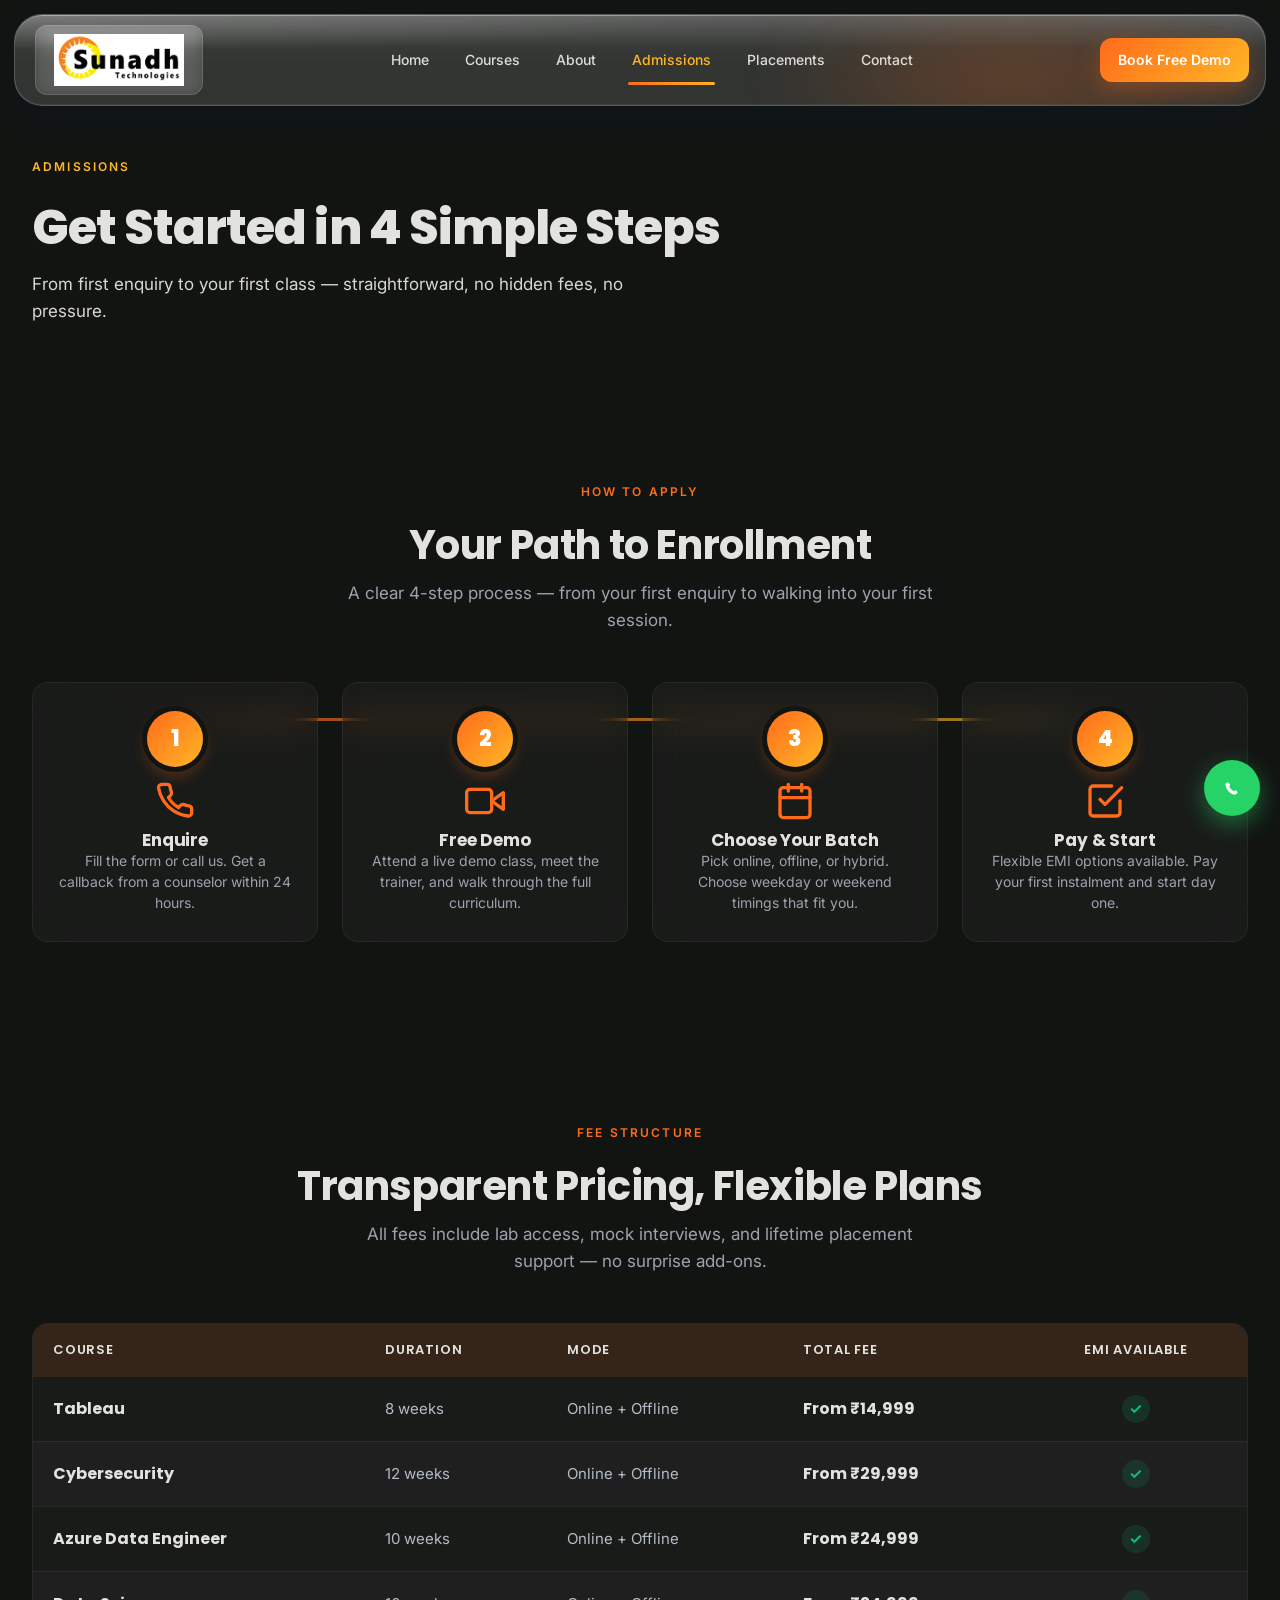
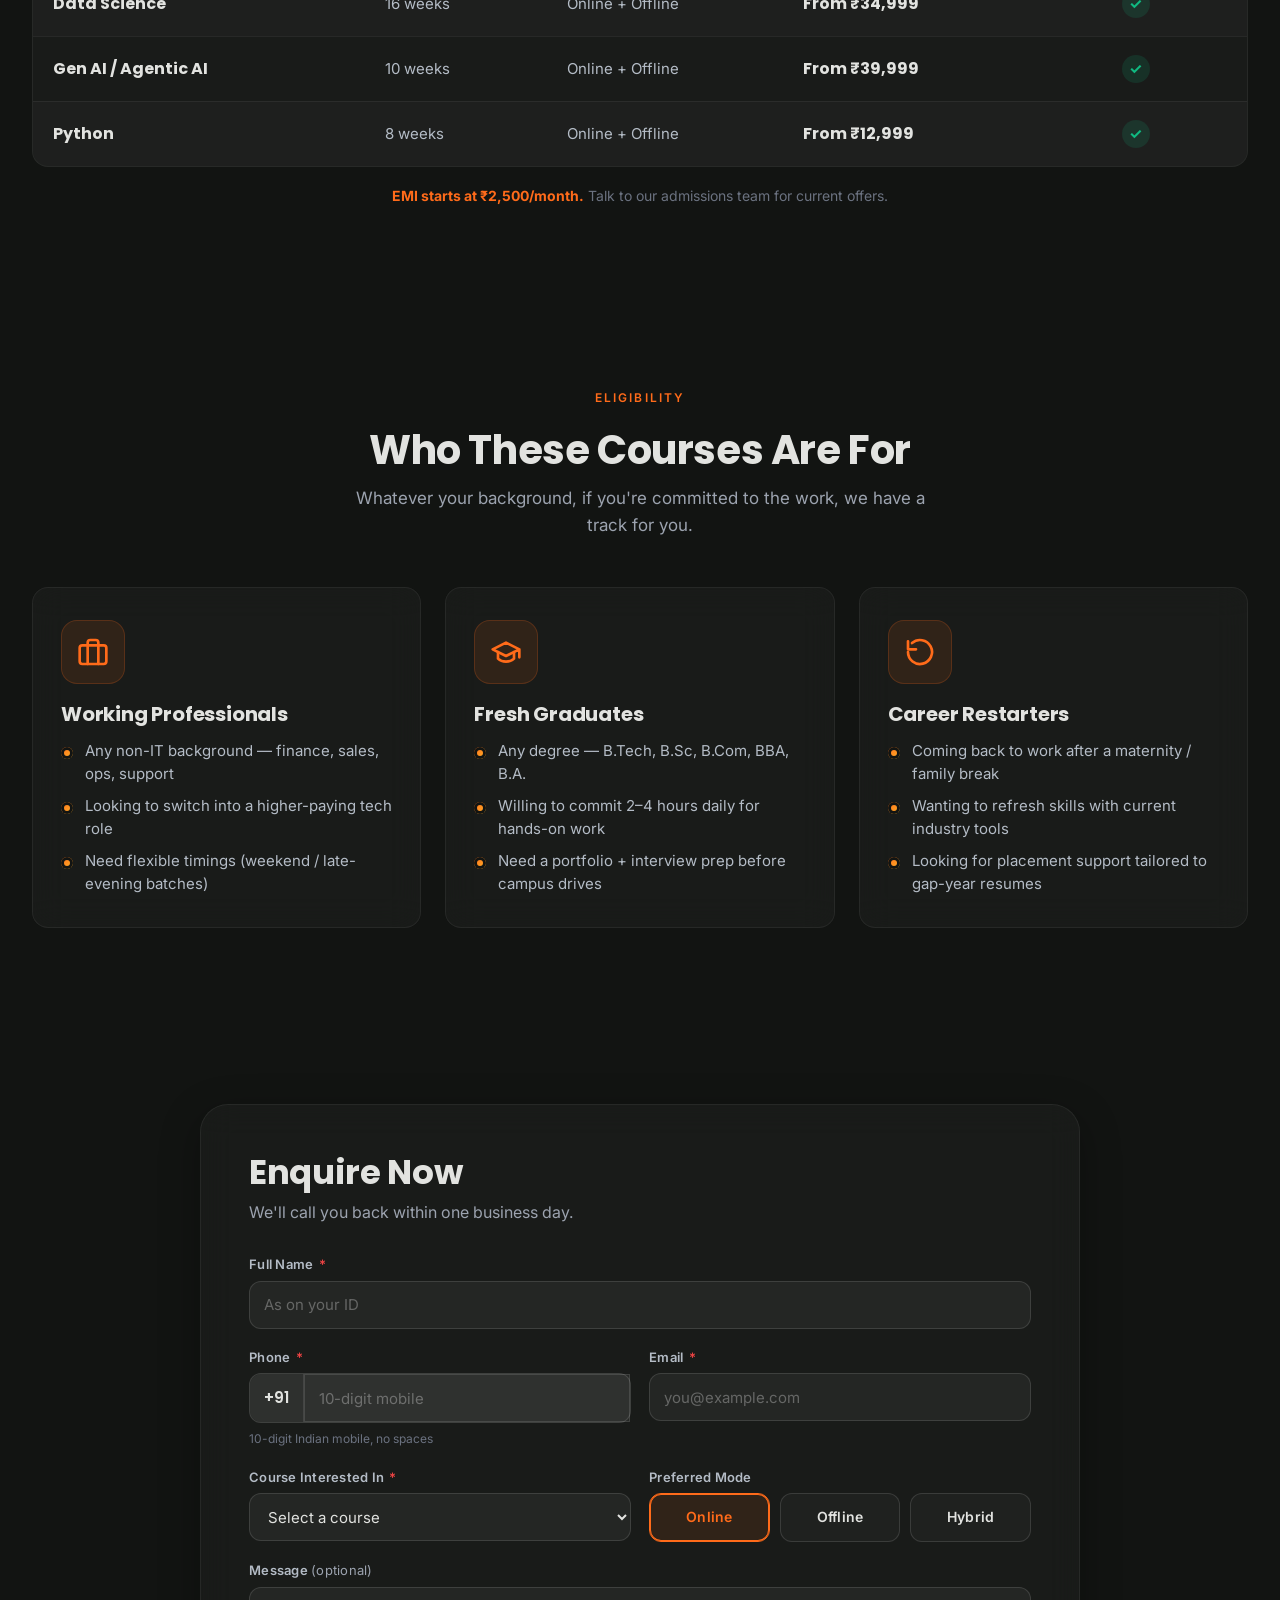
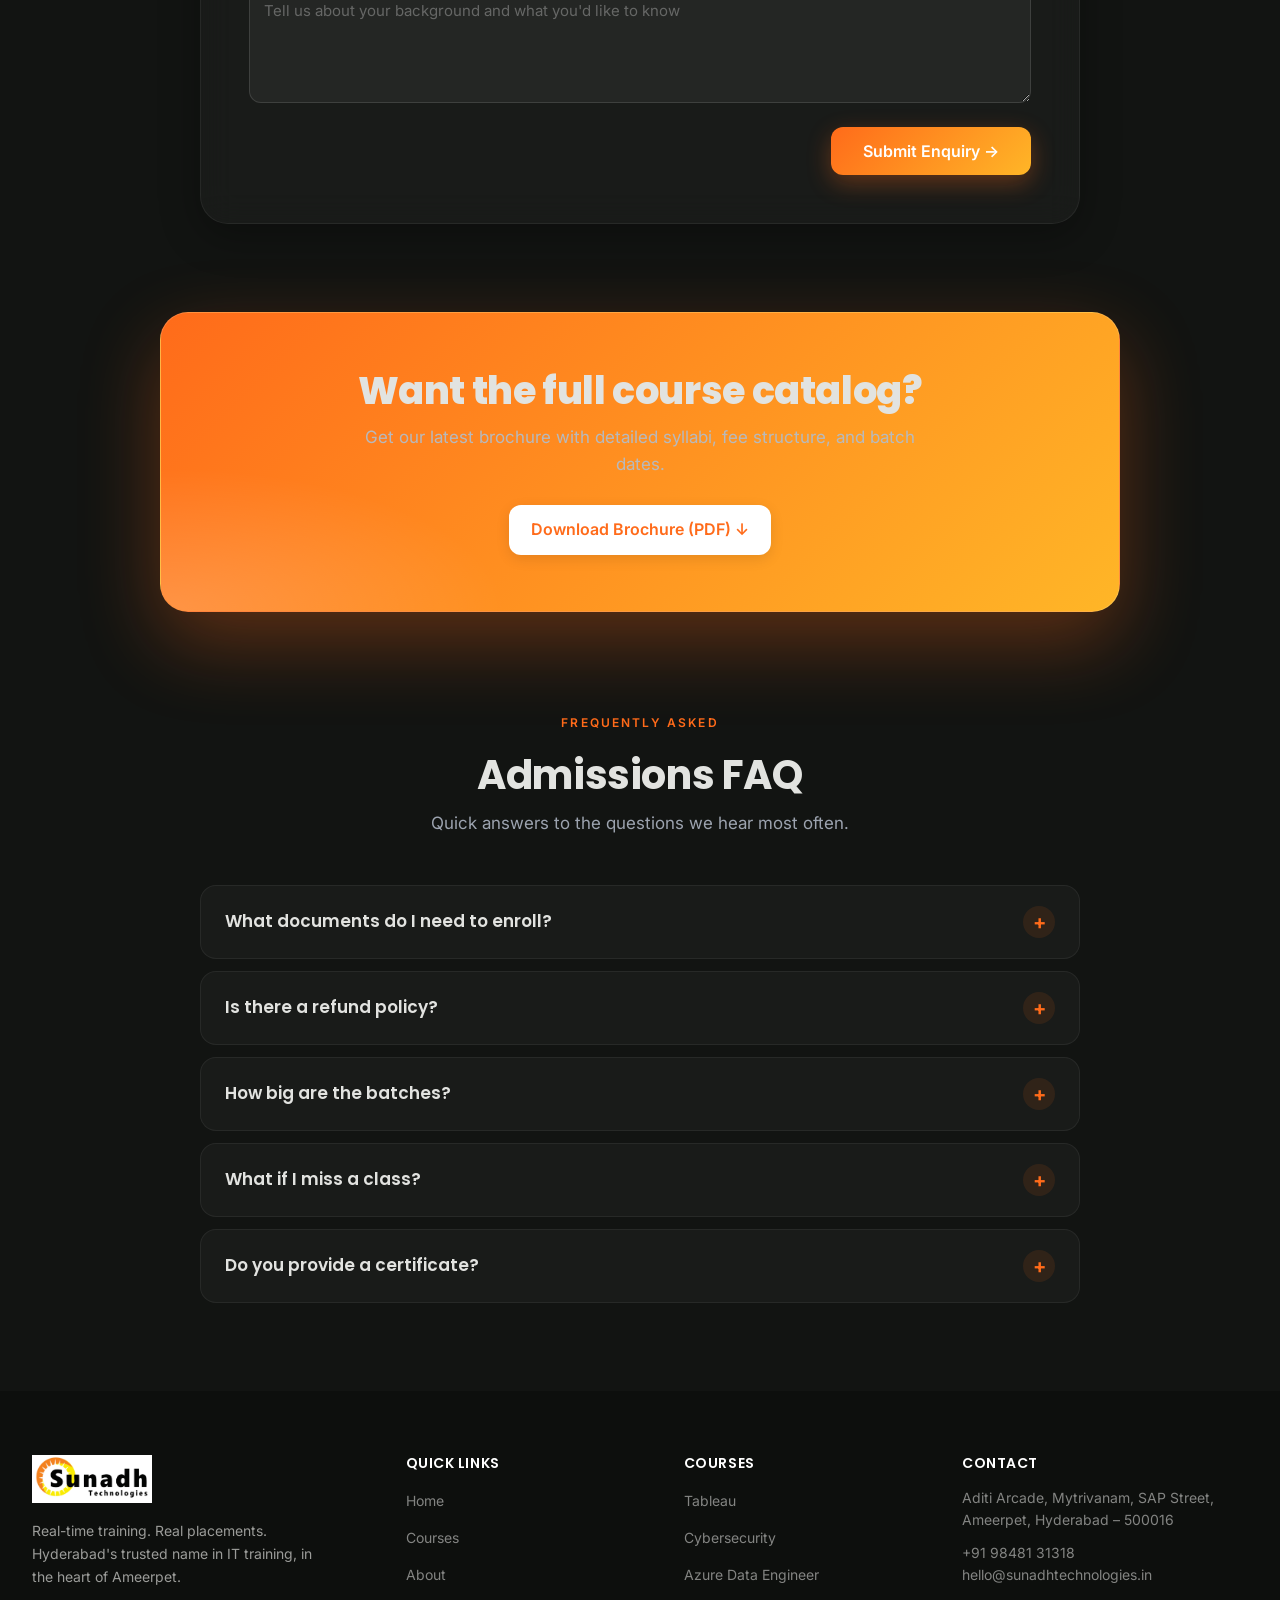
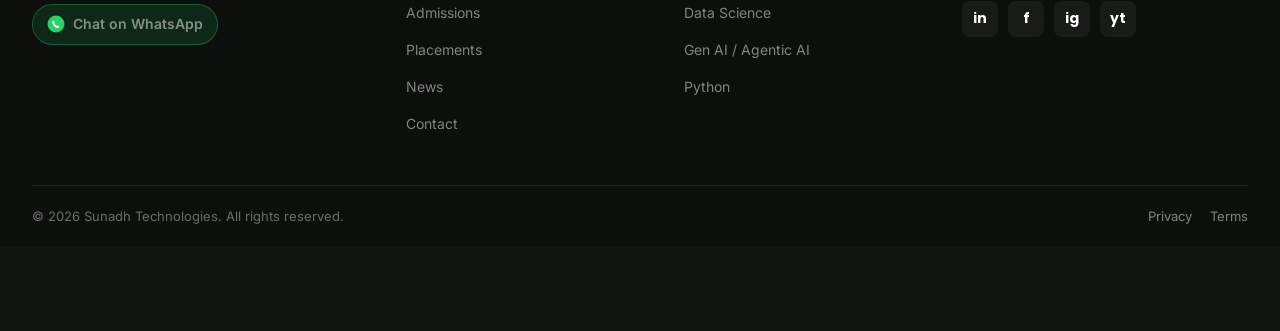
<file: admissions.html>
<!doctype html>
<html lang="en">
<head>
<meta charset="utf-8">
<meta name="viewport" content="width=device-width, initial-scale=1">
<title>Admissions — Sunadh Technologies</title>
<meta name="description" content="Get started at Sunadh Technologies in 4 simple steps. Free demo class, flexible EMI options, and committed placement support — no hidden fees.">
<link rel="icon" href="assets/favicon.svg" type="image/svg+xml">
<link rel="stylesheet" href="colors_and_type.css">
<link rel="stylesheet" href="styles/components.css">

<style>
  /* ============ Page Hero ============ */
  .page-hero {
    background:
      radial-gradient(60% 80% at 85% 30%, rgba(255,107,26,0.22), transparent 60%),
      radial-gradient(50% 70% at 80% 40%, rgba(255,182,39,0.14), transparent 65%),
      linear-gradient(135deg, #0A1B2E 0%, #0E2138 100%);
    color: #fff;
    padding: 132px 0 56px; text-align: left;
  }
  .page-hero h1 {
    font-family: var(--font-display);
    font-size: clamp(2rem, 4vw, 3rem);
    font-weight: 800; line-height: 1.1; letter-spacing: -0.02em;
    color: #fff; margin: 14px 0 16px; max-width: 720px;
  }
  .page-hero p {
    font-size: 17px; line-height: 1.6;
    color: rgba(250,250,247,0.85);
    max-width: 620px; margin: 0;
  }
  @media (min-width: 1024px) { .page-hero { padding: 152px 0 64px; } }

  /* ============ Section heads ============ */
  .section-head { text-align: center; margin-bottom: 48px; }
  .section-head h2 {
    font-family: var(--font-display);
    font-size: clamp(28px, 3.4vw, 40px); font-weight: 700;
    color: var(--color-dark); margin: 8px 0 12px;
  }
  .section-head p {
    color: var(--fg2); font-size: 17px; max-width: 600px;
    margin: 0 auto; line-height: 1.6;
  }

  /* ============ How to Apply (4-step process) ============ */
  .process { background: var(--color-bg); }
  .steps {
    display: grid; grid-template-columns: repeat(4, 1fr); gap: 24px;
    position: relative;
  }
  .steps::before {
    content: ""; position: absolute;
    left: 8%; right: 8%; top: 36px; height: 3px;
    background: linear-gradient(90deg, rgba(255,107,26,0.0) 0%, var(--color-primary) 12%, var(--color-secondary) 88%, rgba(255,182,39,0.0) 100%);
    z-index: 0; border-radius: 2px;
  }
  .step {
    background: #fff; border-radius: var(--radius-lg);
    padding: 28px 24px; text-align: center;
    border: 1px solid var(--color-border);
    box-shadow: var(--shadow-md);
    position: relative; z-index: 1;
    display: flex; flex-direction: column; align-items: center; gap: 10px;
    transition: transform var(--dur-base) var(--ease-standard),
                box-shadow var(--dur-base) var(--ease-standard);
  }
  .step:hover {
    transform: translateY(-4px);
    box-shadow: 0 18px 36px rgba(255,107,26,0.16), 0 4px 12px rgba(10,27,46,0.06);
  }
  .step-num {
    width: 56px; height: 56px; border-radius: 50%;
    background: var(--gradient-brand); color: #fff;
    display: flex; align-items: center; justify-content: center;
    font-family: var(--font-display); font-size: 22px; font-weight: 800;
    box-shadow: 0 0 0 5px #fff, 0 8px 16px rgba(255,107,26,0.32);
    margin-bottom: 4px;
  }
  .step-icon {
    width: 40px; height: 40px;
    color: var(--color-primary);
  }
  .step h3 {
    font-family: var(--font-display); font-size: 17px; font-weight: 700;
    color: var(--color-dark); margin: 0; letter-spacing: -0.01em;
  }
  .step p {
    font-size: 14px; line-height: 1.5; color: var(--fg2); margin: 0;
  }
  @media (max-width: 900px) {
    .steps { grid-template-columns: 1fr; gap: 16px; }
    .steps::before { display: none; }
    .step { text-align: left; flex-direction: row; align-items: flex-start; padding: 20px; }
    .step-num { flex-shrink: 0; width: 48px; height: 48px; font-size: 18px; }
    .step-body { flex: 1; }
    .step-icon { display: none; }
  }

  /* ============ Fee Table ============ */
  .fees { background: linear-gradient(180deg, var(--color-bg) 0%, #FFF6EE 100%); }
  .fee-table-wrap {
    overflow-x: auto;
    border-radius: var(--radius-lg);
    box-shadow: var(--shadow-md);
    border: 1px solid var(--color-border);
    background: #fff;
    -webkit-overflow-scrolling: touch;
  }
  .fee-table {
    width: 100%; border-collapse: collapse;
    min-width: 720px;
    font-size: 15px;
  }
  .fee-table thead th {
    background: var(--color-dark); color: #fff;
    font-family: var(--font-display); font-weight: 600;
    font-size: 13px; letter-spacing: 0.06em; text-transform: uppercase;
    text-align: left; padding: 16px 20px;
  }
  .fee-table thead th:last-child,
  .fee-table tbody td:last-child { text-align: center; }
  .fee-table tbody td {
    padding: 18px 20px; border-bottom: 1px solid var(--color-border);
    color: var(--fg1);
  }
  .fee-table tbody tr:last-child td { border-bottom: 0; }
  .fee-table tbody tr:hover { background: rgba(255,107,26,0.04); }
  .fee-table .course-name { font-weight: 700; color: var(--color-dark); font-family: var(--font-display); font-size: 16px; }
  .fee-table .fee-amt {
    font-family: var(--font-display); font-weight: 700; color: var(--color-dark); font-size: 16px;
  }
  .fee-table .check {
    display: inline-flex; align-items: center; justify-content: center;
    width: 28px; height: 28px; border-radius: 50%;
    background: rgba(16,185,129,0.14); color: var(--color-success);
    font-weight: 700;
  }
  .fee-table tbody tr:nth-child(even) { background: rgba(250,250,247,0.5); }
  .fee-note {
    font-size: 14px; color: var(--fg2); margin: 18px 0 0;
    line-height: 1.55; text-align: center;
  }
  .fee-note strong { color: var(--color-primary); font-weight: 700; }

  /* ============ Eligibility cards ============ */
  .eligibility { background: var(--color-bg); }
  .elig-grid {
    display: grid; grid-template-columns: repeat(3, 1fr); gap: 24px;
  }
  @media (max-width: 900px) { .elig-grid { grid-template-columns: 1fr; } }

  .elig-card {
    background: #fff; border-radius: var(--radius-lg);
    padding: 32px 28px; box-shadow: var(--shadow-md);
    border: 1px solid var(--color-border);
    transition: transform var(--dur-base) var(--ease-standard),
                box-shadow var(--dur-base) var(--ease-standard);
  }
  .elig-card:hover {
    transform: translateY(-4px);
    box-shadow: 0 18px 36px rgba(255,107,26,0.16), 0 4px 12px rgba(10,27,46,0.06);
  }
  .elig-icon-wrap {
    width: 64px; height: 64px; border-radius: 16px;
    background: linear-gradient(135deg, rgba(255,107,26,0.16), rgba(255,182,39,0.12));
    border: 1px solid rgba(255,107,26,0.18);
    display: flex; align-items: center; justify-content: center;
    margin-bottom: 18px;
  }
  .elig-icon-wrap svg { width: 32px; height: 32px; color: var(--color-primary); }
  .elig-card h3 {
    font-family: var(--font-display); font-size: 20px; font-weight: 700;
    color: var(--color-dark); margin: 0 0 14px; letter-spacing: -0.01em; line-height: 1.2;
  }
  .elig-list {
    list-style: none; padding: 0; margin: 0;
    display: flex; flex-direction: column; gap: 10px;
  }
  .elig-list li {
    position: relative; padding-left: 24px;
    font-size: 15px; line-height: 1.5; color: var(--fg1);
  }
  .elig-list li::before {
    content: ""; position: absolute; left: 0; top: 7px;
    width: 12px; height: 12px; border-radius: 50%;
    background: var(--gradient-brand);
    box-shadow: inset 0 0 0 3px #fff;
  }

  /* ============ Enquiry Form ============ */
  .enquiry { background: linear-gradient(180deg, #FFF6EE 0%, var(--color-bg) 100%); }
  .form-card {
    background: #fff; border-radius: var(--radius-2xl);
    padding: 48px; max-width: 880px; margin: 0 auto;
    box-shadow: var(--shadow-lg);
    border: 1px solid var(--color-border);
  }
  .form-card h2 {
    font-family: var(--font-display);
    font-size: clamp(26px, 3vw, 34px); font-weight: 700;
    color: var(--color-dark); margin: 0 0 8px; line-height: 1.15;
  }
  .form-card .form-sub {
    color: var(--fg2); font-size: 16px; margin: 0 0 28px;
  }
  .form-grid {
    display: grid; grid-template-columns: 1fr 1fr; gap: 18px;
  }
  .form-grid .full { grid-column: 1 / -1; }
  @media (max-width: 600px) { .form-grid { grid-template-columns: 1fr; } }

  .field { display: flex; flex-direction: column; gap: 6px; }
  .field label {
    font-size: 13px; font-weight: 600; color: var(--color-dark);
    letter-spacing: 0.02em;
  }
  .field label .req { color: var(--color-error); margin-left: 2px; }
  .field input, .field select, .field textarea {
    font-family: var(--font-body); font-size: 15px;
    padding: 12px 14px; min-height: 48px;
    border: 1.5px solid var(--color-border-strong);
    border-radius: var(--radius-md);
    background: #fff; color: var(--fg1);
    transition: border-color var(--dur-fast), box-shadow var(--dur-fast);
    width: 100%;
  }
  .field textarea { min-height: 110px; resize: vertical; line-height: 1.5; }
  .field input:focus, .field select:focus, .field textarea:focus {
    outline: 0; border-color: var(--color-primary);
    box-shadow: var(--ring-focus);
  }
  .field input:user-invalid, .field select:user-invalid {
    border-color: var(--color-error);
  }
  .field input:user-invalid:focus, .field select:user-invalid:focus {
    box-shadow: 0 0 0 3px rgba(239,68,68,0.25);
  }
  .field-hint { font-size: 12px; color: var(--fg3); }

  .phone-wrap {
    display: flex; align-items: stretch;
    border: 1.5px solid var(--color-border-strong);
    border-radius: var(--radius-md);
    background: #fff; transition: border-color var(--dur-fast), box-shadow var(--dur-fast);
  }
  .phone-wrap:focus-within { border-color: var(--color-primary); box-shadow: var(--ring-focus); }
  .phone-wrap.invalid { border-color: var(--color-error); }
  .phone-prefix {
    background: rgba(10,27,46,0.04); padding: 0 14px;
    display: flex; align-items: center;
    font-family: var(--font-display); font-weight: 600;
    color: var(--color-dark); font-size: 15px;
    border-right: 1px solid var(--color-border);
    border-radius: var(--radius-md) 0 0 var(--radius-md);
  }
  .phone-wrap input {
    border: 0 !important; border-radius: 0 !important;
    box-shadow: none !important; flex: 1; min-width: 0;
  }

  .radio-row {
    display: flex; gap: 10px; flex-wrap: wrap;
  }
  .radio-tile {
    flex: 1; min-width: 110px;
    position: relative;
  }
  .radio-tile input { position: absolute; opacity: 0; pointer-events: none; }
  .radio-tile span {
    display: flex; align-items: center; justify-content: center;
    padding: 12px 14px; min-height: 48px;
    border: 1.5px solid var(--color-border-strong);
    border-radius: var(--radius-md);
    background: #fff;
    font-size: 14px; font-weight: 600; color: var(--color-dark);
    cursor: pointer;
    transition: all var(--dur-fast);
  }
  .radio-tile input:checked + span {
    border-color: var(--color-primary);
    background: rgba(255,107,26,0.08);
    color: var(--color-primary);
    box-shadow: inset 0 0 0 1px var(--color-primary);
  }
  .radio-tile input:focus-visible + span { box-shadow: var(--ring-focus); }

  .form-submit-row { margin-top: 24px; display: flex; justify-content: flex-end; }
  .form-submit-row .btn { min-width: 200px; }
  @media (max-width: 600px) {
    .form-card { padding: 32px 24px; }
    .form-submit-row .btn { width: 100%; }
  }

  .form-success {
    background: rgba(16,185,129,0.12);
    border: 1px solid rgba(16,185,129,0.4);
    border-radius: var(--radius-md);
    padding: 16px 20px; margin-top: 18px;
    color: #065F46; font-size: 15px; font-weight: 600;
    display: none;
  }
  .form-success.show { display: block; }

  /* ============ Brochure CTA ============ */
  .brochure-section { padding: 0 0 96px; background: var(--color-bg); }
  .brochure {
    background: var(--gradient-brand); border-radius: 28px;
    padding: 56px 40px; color: #fff; text-align: center;
    box-shadow: 0 30px 80px rgba(255,107,26,0.32);
    max-width: 960px; margin: 0 auto;
    position: relative; overflow: hidden;
  }
  .brochure::before {
    content: ""; position: absolute; inset: 0;
    background: radial-gradient(60% 80% at 0% 100%, rgba(255,255,255,0.18), transparent 60%);
    pointer-events: none;
  }
  .brochure h2 {
    color: #fff; margin: 0 0 12px;
    font-family: var(--font-display);
    font-size: clamp(26px, 3.4vw, 38px); font-weight: 800;
    letter-spacing: -0.01em; line-height: 1.15;
    position: relative;
  }
  .brochure p {
    margin: 0 auto 28px; font-size: 17px; opacity: 0.95;
    max-width: 580px; line-height: 1.55;
    position: relative;
  }
  .brochure .btn { position: relative; }

  /* ============ FAQ Accordion ============ */
  .faq { background: var(--color-bg); padding-top: 0; }
  .faq-list { max-width: 880px; margin: 0 auto; display: flex; flex-direction: column; gap: 12px; }
  .faq-item {
    background: #fff; border-radius: var(--radius-lg);
    border: 1px solid var(--color-border);
    overflow: hidden;
    transition: box-shadow var(--dur-base) var(--ease-standard);
  }
  .faq-item[open] { box-shadow: var(--shadow-md); border-color: rgba(255,107,26,0.3); }
  .faq-summary {
    list-style: none; cursor: pointer;
    display: flex; align-items: center; justify-content: space-between; gap: 16px;
    padding: 20px 24px; min-height: 64px;
    font-family: var(--font-display);
    font-size: 17px; font-weight: 600;
    color: var(--color-dark);
  }
  .faq-summary::-webkit-details-marker { display: none; }
  .faq-summary::marker { content: ""; }
  .faq-toggle {
    width: 32px; height: 32px; border-radius: 50%;
    background: rgba(255,107,26,0.1);
    color: var(--color-primary);
    display: flex; align-items: center; justify-content: center;
    font-family: var(--font-body); font-size: 20px; font-weight: 700;
    flex-shrink: 0;
    transition: transform var(--dur-base) var(--ease-standard),
                background var(--dur-fast);
  }
  .faq-item[open] .faq-toggle {
    background: var(--gradient-brand); color: #fff;
    transform: rotate(45deg);
  }
  .faq-body {
    padding: 0 24px 22px;
    color: var(--fg2); font-size: 15px; line-height: 1.65;
  }

  /* ============ Dark Theme Overrides ============ */
  body { background: #121412; color: #e2e3e0; }

  /* All sections */
  section, .process, .fees, .eligibility, .enquiry, .faq,
  .brochure-section, [class*="section"] {
    background: #121412 !important;
    color: #e2e3e0;
  }

  /* Steps */
  .step {
    background: rgba(255,255,255,0.03) !important;
    border: 1px solid rgba(255,255,255,0.06) !important;
    box-shadow: none !important;
    backdrop-filter: blur(16px);
  }
  .step:hover {
    box-shadow: 0 12px 40px rgba(255,107,26,0.08) !important;
    border-color: rgba(255,107,26,0.3) !important;
  }
  .step h3 { color: #e2e3e0 !important; }
  .step p { color: #9ca3af !important; }
  .step-num { box-shadow: 0 0 0 5px #121412, 0 8px 16px rgba(255,107,26,0.32) !important; }
  .steps::before { opacity: 0.6; }

  /* Fee table */
  .fee-table-wrap {
    background: rgba(255,255,255,0.03) !important;
    border: 1px solid rgba(255,255,255,0.06) !important;
    box-shadow: none !important;
  }
  .fee-table thead th { background: rgba(255,107,26,0.12) !important; color: #e2e3e0 !important; }
  .fee-table tbody td { border-color: rgba(255,255,255,0.06) !important; color: #b4bcc6 !important; }
  .fee-table .course-name { color: #e2e3e0 !important; }
  .fee-table .fee-amt { color: #e2e3e0 !important; }
  .fee-table tbody tr:nth-child(even) { background: rgba(255,255,255,0.02) !important; }
  .fee-table tbody tr:hover { background: rgba(255,107,26,0.05) !important; }
  .fee-note { color: #6b7280 !important; }
  .fee-note strong { color: #FF6B1A !important; }

  /* Eligibility cards */
  .elig-card {
    background: rgba(255,255,255,0.03) !important;
    border: 1px solid rgba(255,255,255,0.06) !important;
    box-shadow: none !important;
    backdrop-filter: blur(16px);
  }
  .elig-card:hover {
    box-shadow: 0 12px 40px rgba(255,107,26,0.08) !important;
    border-color: rgba(255,107,26,0.3) !important;
  }
  .elig-card h3 { color: #e2e3e0 !important; }
  .elig-list li { color: #b4bcc6 !important; }
  .elig-list li::before { box-shadow: inset 0 0 0 3px #121412 !important; }
  .elig-icon-wrap { background: rgba(255,107,26,0.1) !important; border-color: rgba(255,107,26,0.2) !important; }

  /* Form card */
  .form-card {
    background: rgba(255,255,255,0.03) !important;
    border: 1px solid rgba(255,255,255,0.06) !important;
    box-shadow: 0 12px 40px rgba(0,0,0,0.3) !important;
    backdrop-filter: blur(16px);
  }
  .form-card h2 { color: #e2e3e0 !important; }
  .form-card .form-sub { color: #9ca3af !important; }

  /* Form inputs */
  .field input, .field select, .field textarea {
    background: rgba(255,255,255,0.05) !important;
    border: 1.5px solid rgba(255,255,255,0.12) !important;
    color: #e2e3e0 !important;
  }
  .field input::placeholder, .field textarea::placeholder { color: rgba(255,255,255,0.3) !important; }
  .field input:focus, .field select:focus, .field textarea:focus {
    border-color: #FF6B1A !important;
    box-shadow: 0 0 0 3px rgba(255,107,26,0.15) !important;
  }
  .field label { color: #b4bcc6 !important; }
  .field-hint { color: #6b7280 !important; }

  /* Phone wrap */
  .phone-wrap {
    border-color: rgba(255,255,255,0.12) !important;
    background: rgba(255,255,255,0.05) !important;
  }
  .phone-prefix {
    background: rgba(255,255,255,0.05) !important;
    color: #e2e3e0 !important;
    border-color: rgba(255,255,255,0.1) !important;
  }

  /* Radio tiles */
  .radio-tile span {
    border-color: rgba(255,255,255,0.12) !important;
    background: rgba(255,255,255,0.03) !important;
    color: #e2e3e0 !important;
  }
  .radio-tile input:checked + span {
    border-color: #FF6B1A !important;
    background: rgba(255,107,26,0.1) !important;
    color: #FF6B1A !important;
  }

  /* Form success */
  .form-success { background: rgba(16,185,129,0.1) !important; border-color: rgba(16,185,129,0.3) !important; color: #6EE7B7 !important; }

  /* FAQ */
  .faq-item {
    background: rgba(255,255,255,0.03) !important;
    border: 1px solid rgba(255,255,255,0.06) !important;
  }
  .faq-item[open] { border-color: rgba(255,107,26,0.4) !important; box-shadow: 0 8px 30px rgba(255,107,26,0.08) !important; }
  .faq-summary { color: #e2e3e0 !important; }
  .faq-body { color: #9ca3af !important; }

  /* Brochure CTA */
  .brochure { border: 1px solid rgba(255,255,255,0.15) !important; }

  /* Headings & text */
  h1, h2, h3, h4 { color: #e2e3e0 !important; }
  p, li { color: #b4bcc6; }
  .section-head p { color: #9ca3af !important; }

  /* Footer */
  footer { background: #0d0f0d !important; color: rgba(250,250,247,0.7); }
  footer h4 { color: #fff !important; }
  footer a { color: rgba(250,250,247,0.5) !important; }
  footer a:hover { color: #FFB627 !important; }
  .foot-bottom { border-color: rgba(255,255,255,0.08) !important; color: rgba(250,250,247,0.4); }
  .foot-about { color: rgba(250,250,247,0.6) !important; }
  .foot-contact-line, .foot-contact-line a { color: rgba(250,250,247,0.5) !important; }
  .foot-social a { background: rgba(255,255,255,0.05) !important; color: #fff !important; border-color: rgba(255,255,255,0.1) !important; }

</style>
</head>
<body>

<!-- ================= NAVBAR ================= -->
<header class="nav glass" id="nav">
  <div class="container nav-inner">
    <a href="index.html" class="nav-logo" aria-label="Sunadh Technologies — home">
      <img src="assets/logo-new.png" alt="Sunadh Technologies" class="nav-logo-img">
    </a>
    <nav class="nav-links">
      <a href="index.html">Home</a>
      <a href="courses.html">Courses</a>
      <a href="about.html">About</a>
      <a href="admissions.html" class="active" aria-current="page">Admissions</a>
      <a href="placements.html">Placements</a>
      <a href="index.html#contact">Contact</a>
    </nav>
    <div style="display:flex;align-items:center;gap:8px">
      <a href="#enquiry-form" class="btn btn-primary nav-cta">Book Free Demo</a>
      <button class="nav-toggle" id="navToggle" aria-label="Open menu" aria-expanded="false">☰</button>
    </div>
  </div>
  <div class="mobile-menu" id="mobileMenu">
    <a href="index.html">Home</a>
    <a href="courses.html">Courses</a>
    <a href="about.html">About</a>
    <a href="admissions.html" class="active" aria-current="page">Admissions</a>
    <a href="placements.html">Placements</a>
    <a href="index.html#contact">Contact</a>
  </div>
</header>

<!-- ================= PAGE HERO ================= -->
<section class="page-hero">
  <div class="container">
    <span class="eyebrow" style="color: var(--color-secondary)">Admissions</span>
    <h1>Get Started in 4 Simple Steps</h1>
    <p>From first enquiry to your first class — straightforward, no hidden fees, no pressure.</p>
  </div>
</section>

<!-- ================= HOW TO APPLY ================= -->
<section class="process">
  <div class="container">
    <div class="section-head">
      <span class="eyebrow">How to Apply</span>
      <h2>Your Path to Enrollment</h2>
      <p>A clear 4-step process — from your first enquiry to walking into your first session.</p>
    </div>

    <div class="steps">
      <article class="step">
        <div class="step-num">1</div>
        <svg class="step-icon" viewBox="0 0 24 24" fill="none" stroke="currentColor" stroke-width="2" stroke-linecap="round" stroke-linejoin="round" aria-hidden="true">
          <path d="M22 16.92V19a2 2 0 0 1-2.18 2 19.79 19.79 0 0 1-8.63-3.07 19.5 19.5 0 0 1-6-6A19.79 19.79 0 0 1 2.12 4.18 2 2 0 0 1 4.11 2h3a2 2 0 0 1 2 1.72c.13.96.36 1.9.7 2.81a2 2 0 0 1-.45 2.11L8.09 9.91a16 16 0 0 0 6 6l1.27-1.27a2 2 0 0 1 2.11-.45c.91.34 1.85.57 2.81.7A2 2 0 0 1 22 16.92z"/>
        </svg>
        <div class="step-body">
          <h3>Enquire</h3>
          <p>Fill the form or call us. Get a callback from a counselor within 24 hours.</p>
        </div>
      </article>

      <article class="step">
        <div class="step-num">2</div>
        <svg class="step-icon" viewBox="0 0 24 24" fill="none" stroke="currentColor" stroke-width="2" stroke-linecap="round" stroke-linejoin="round" aria-hidden="true">
          <polygon points="23 7 16 12 23 17 23 7"/>
          <rect x="1" y="5" width="15" height="14" rx="2" ry="2"/>
        </svg>
        <div class="step-body">
          <h3>Free Demo</h3>
          <p>Attend a live demo class, meet the trainer, and walk through the full curriculum.</p>
        </div>
      </article>

      <article class="step">
        <div class="step-num">3</div>
        <svg class="step-icon" viewBox="0 0 24 24" fill="none" stroke="currentColor" stroke-width="2" stroke-linecap="round" stroke-linejoin="round" aria-hidden="true">
          <rect x="3" y="4" width="18" height="18" rx="2" ry="2"/>
          <line x1="16" y1="2" x2="16" y2="6"/>
          <line x1="8" y1="2" x2="8" y2="6"/>
          <line x1="3" y1="10" x2="21" y2="10"/>
        </svg>
        <div class="step-body">
          <h3>Choose Your Batch</h3>
          <p>Pick online, offline, or hybrid. Choose weekday or weekend timings that fit you.</p>
        </div>
      </article>

      <article class="step">
        <div class="step-num">4</div>
        <svg class="step-icon" viewBox="0 0 24 24" fill="none" stroke="currentColor" stroke-width="2" stroke-linecap="round" stroke-linejoin="round" aria-hidden="true">
          <path d="M9 11l3 3L22 4"/>
          <path d="M21 12v7a2 2 0 0 1-2 2H5a2 2 0 0 1-2-2V5a2 2 0 0 1 2-2h11"/>
        </svg>
        <div class="step-body">
          <h3>Pay &amp; Start</h3>
          <p>Flexible EMI options available. Pay your first instalment and start day one.</p>
        </div>
      </article>
    </div>
  </div>
</section>

<!-- ================= FEE STRUCTURE ================= -->
<section class="fees">
  <div class="container">
    <div class="section-head">
      <span class="eyebrow">Fee Structure</span>
      <h2>Transparent Pricing, Flexible Plans</h2>
      <p>All fees include lab access, mock interviews, and lifetime placement support — no surprise add-ons.</p>
    </div>

    <div class="fee-table-wrap">
      <table class="fee-table" aria-label="Course fee structure">
        <thead>
          <tr>
            <th>Course</th>
            <th>Duration</th>
            <th>Mode</th>
            <th>Total Fee</th>
            <th>EMI Available</th>
          </tr>
        </thead>
        <tbody>
          <tr>
            <td class="course-name">Tableau</td>
            <td>8 weeks</td>
            <td>Online + Offline</td>
            <td class="fee-amt">From ₹14,999</td>
            <td><span class="check" aria-label="Yes">✓</span></td>
          </tr>
          <tr>
            <td class="course-name">Cybersecurity</td>
            <td>12 weeks</td>
            <td>Online + Offline</td>
            <td class="fee-amt">From ₹29,999</td>
            <td><span class="check" aria-label="Yes">✓</span></td>
          </tr>
          <tr>
            <td class="course-name">Azure Data Engineer</td>
            <td>10 weeks</td>
            <td>Online + Offline</td>
            <td class="fee-amt">From ₹24,999</td>
            <td><span class="check" aria-label="Yes">✓</span></td>
          </tr>
          <tr>
            <td class="course-name">Data Science</td>
            <td>16 weeks</td>
            <td>Online + Offline</td>
            <td class="fee-amt">From ₹34,999</td>
            <td><span class="check" aria-label="Yes">✓</span></td>
          </tr>
          <tr>
            <td class="course-name">Gen AI / Agentic AI</td>
            <td>10 weeks</td>
            <td>Online + Offline</td>
            <td class="fee-amt">From ₹39,999</td>
            <td><span class="check" aria-label="Yes">✓</span></td>
          </tr>
          <tr>
            <td class="course-name">Python</td>
            <td>8 weeks</td>
            <td>Online + Offline</td>
            <td class="fee-amt">From ₹12,999</td>
            <td><span class="check" aria-label="Yes">✓</span></td>
          </tr>
        </tbody>
      </table>
    </div>
    <p class="fee-note"><strong>EMI starts at ₹2,500/month.</strong> Talk to our admissions team for current offers.</p>
  </div>
</section>

<!-- ================= ELIGIBILITY ================= -->
<section class="eligibility">
  <div class="container">
    <div class="section-head">
      <span class="eyebrow">Eligibility</span>
      <h2>Who These Courses Are For</h2>
      <p>Whatever your background, if you're committed to the work, we have a track for you.</p>
    </div>

    <div class="elig-grid">
      <article class="elig-card">
        <div class="elig-icon-wrap">
          <svg viewBox="0 0 24 24" fill="none" stroke="currentColor" stroke-width="2" stroke-linecap="round" stroke-linejoin="round" aria-hidden="true">
            <rect x="2" y="7" width="20" height="14" rx="2" ry="2"/>
            <path d="M16 21V5a2 2 0 0 0-2-2h-4a2 2 0 0 0-2 2v16"/>
          </svg>
        </div>
        <h3>Working Professionals</h3>
        <ul class="elig-list">
          <li>Any non-IT background — finance, sales, ops, support</li>
          <li>Looking to switch into a higher-paying tech role</li>
          <li>Need flexible timings (weekend / late-evening batches)</li>
        </ul>
      </article>

      <article class="elig-card">
        <div class="elig-icon-wrap">
          <svg viewBox="0 0 24 24" fill="none" stroke="currentColor" stroke-width="2" stroke-linecap="round" stroke-linejoin="round" aria-hidden="true">
            <path d="M22 10v6M2 10l10-5 10 5-10 5z"/>
            <path d="M6 12v5c3 3 9 3 12 0v-5"/>
          </svg>
        </div>
        <h3>Fresh Graduates</h3>
        <ul class="elig-list">
          <li>Any degree — B.Tech, B.Sc, B.Com, BBA, B.A.</li>
          <li>Willing to commit 2–4 hours daily for hands-on work</li>
          <li>Need a portfolio + interview prep before campus drives</li>
        </ul>
      </article>

      <article class="elig-card">
        <div class="elig-icon-wrap">
          <svg viewBox="0 0 24 24" fill="none" stroke="currentColor" stroke-width="2" stroke-linecap="round" stroke-linejoin="round" aria-hidden="true">
            <path d="M3 12a9 9 0 1 0 3-6.7"/>
            <polyline points="3 4 3 10 9 10"/>
          </svg>
        </div>
        <h3>Career Restarters</h3>
        <ul class="elig-list">
          <li>Coming back to work after a maternity / family break</li>
          <li>Wanting to refresh skills with current industry tools</li>
          <li>Looking for placement support tailored to gap-year resumes</li>
        </ul>
      </article>
    </div>
  </div>
</section>

<!-- ================= ENQUIRY FORM ================= -->
<section class="enquiry" id="enquiry-form">
  <div class="container">
    <div class="form-card">
      <h2>Enquire Now</h2>
      <p class="form-sub">We'll call you back within one business day.</p>

      <form id="enqForm" action="#" method="post" novalidate>
        <div class="form-grid">
          <div class="field full">
            <label for="fullName">Full Name <span class="req">*</span></label>
            <input id="fullName" name="fullName" type="text" required autocomplete="name" placeholder="As on your ID">
          </div>

          <div class="field">
            <label for="phone">Phone <span class="req">*</span></label>
            <div class="phone-wrap" id="phoneWrap">
              <span class="phone-prefix">+91</span>
              <input id="phone" name="phone" type="tel" required pattern="[0-9]{10}" inputmode="numeric" maxlength="10" autocomplete="tel-national" placeholder="10-digit mobile">
            </div>
            <span class="field-hint">10-digit Indian mobile, no spaces</span>
          </div>

          <div class="field">
            <label for="email">Email <span class="req">*</span></label>
            <input id="email" name="email" type="email" required autocomplete="email" placeholder="you@example.com">
          </div>

          <div class="field">
            <label for="course">Course Interested In <span class="req">*</span></label>
            <select id="course" name="course" required>
              <option value="">Select a course</option>
              <option value="tableau">Tableau</option>
              <option value="cybersecurity">Cybersecurity</option>
              <option value="azure">Azure Data Engineer</option>
              <option value="data-science">Data Science</option>
              <option value="gen-ai">Gen AI / Agentic AI</option>
              <option value="python">Python</option>
              <option value="not-sure">Not sure yet</option>
            </select>
          </div>

          <div class="field">
            <label>Preferred Mode</label>
            <div class="radio-row" role="radiogroup" aria-label="Preferred mode">
              <label class="radio-tile"><input type="radio" name="mode" value="online" checked><span>Online</span></label>
              <label class="radio-tile"><input type="radio" name="mode" value="offline"><span>Offline</span></label>
              <label class="radio-tile"><input type="radio" name="mode" value="hybrid"><span>Hybrid</span></label>
            </div>
          </div>

          <div class="field full">
            <label for="message">Message <span style="color:var(--fg3); font-weight:400">(optional)</span></label>
            <textarea id="message" name="message" rows="4" placeholder="Tell us about your background and what you'd like to know"></textarea>
          </div>
        </div>

        <div class="form-submit-row">
          <button type="submit" class="btn btn-primary">Submit Enquiry →</button>
        </div>

        <div class="form-success" id="formSuccess" role="status" aria-live="polite">
          ✓ Thanks! We've received your enquiry — a counselor will call you within one business day.
        </div>
      </form>
    </div>
  </div>
</section>

<!-- ================= BROCHURE CTA ================= -->
<section class="brochure-section">
  <div class="container">
    <div class="brochure">
      <h2>Want the full course catalog?</h2>
      <p>Get our latest brochure with detailed syllabi, fee structure, and batch dates.</p>
      <a href="#" class="btn btn-on-gradient">Download Brochure (PDF) ↓</a>
    </div>
  </div>
</section>

<!-- ================= FAQ ================= -->
<section class="faq">
  <div class="container">
    <div class="section-head">
      <span class="eyebrow">Frequently Asked</span>
      <h2>Admissions FAQ</h2>
      <p>Quick answers to the questions we hear most often.</p>
    </div>

    <div class="faq-list">
      <details class="faq-item">
        <summary class="faq-summary">
          <span>What documents do I need to enroll?</span>
          <span class="faq-toggle" aria-hidden="true">+</span>
        </summary>
        <div class="faq-body">
          A photo ID (Aadhaar / PAN / Passport), one passport-size photograph, and your highest-degree certificate. For working professionals, no employer letter is needed — we accept enrollments directly.
        </div>
      </details>

      <details class="faq-item">
        <summary class="faq-summary">
          <span>Is there a refund policy?</span>
          <span class="faq-toggle" aria-hidden="true">+</span>
        </summary>
        <div class="faq-body">
          Yes — we offer a full refund within the first 7 days of class start, no questions asked. After that, partial refunds are evaluated case-by-case. The free demo class always remains free.
        </div>
      </details>

      <details class="faq-item">
        <summary class="faq-summary">
          <span>How big are the batches?</span>
          <span class="faq-toggle" aria-hidden="true">+</span>
        </summary>
        <div class="faq-body">
          We cap classroom batches at 24 students and online cohorts at 40 to keep trainer attention high. Every student gets a 1-on-1 mentor session at least once per week.
        </div>
      </details>

      <details class="faq-item">
        <summary class="faq-summary">
          <span>What if I miss a class?</span>
          <span class="faq-toggle" aria-hidden="true">+</span>
        </summary>
        <div class="faq-body">
          Every session is recorded and uploaded to your student dashboard within 4 hours. You can also join a parallel batch's session live, or book a 1-on-1 catch-up with the trainer at no extra cost.
        </div>
      </details>

      <details class="faq-item">
        <summary class="faq-summary">
          <span>Do you provide a certificate?</span>
          <span class="faq-toggle" aria-hidden="true">+</span>
        </summary>
        <div class="faq-body">
          Yes — a Sunadh Technologies course-completion certificate, awarded after you submit your capstone project. For tracks like Azure and Cybersecurity, we also coach you through the official vendor exam (DP-203, CEH, etc.) — that certification is issued by the vendor.
        </div>
      </details>
    </div>
  </div>
</section>

<!-- ================= FOOTER ================= -->
<footer id="contact">
  <div class="container">
    <div class="foot-grid">
      <div>
        <div class="foot-logo"><img src="assets/logo-new.png" alt="Sunadh Technologies" class="nav-logo-img"></div>
        <p class="foot-about">Real-time training. Real placements. Hyderabad's trusted name in IT training, in the heart of Ameerpet.</p>
        <a class="foot-wa" href="https://wa.me/919848131318"><img src="assets/icon-whatsapp.svg" alt="">Chat on WhatsApp</a>
      </div>
      <div class="foot-col">
        <h4>Quick Links</h4>
        <ul>
          <li><a href="index.html">Home</a></li>
          <li><a href="courses.html">Courses</a></li>
          <li><a href="about.html">About</a></li>
          <li><a href="admissions.html">Admissions</a></li>
          <li><a href="placements.html">Placements</a></li>
          <li><a href="index.html#news">News</a></li>
          <li><a href="index.html#contact">Contact</a></li>
        </ul>
      </div>
      <div class="foot-col">
        <h4>Courses</h4>
        <ul>
          <li><a href="courses/tableau.html">Tableau</a></li>
          <li><a href="courses/cybersecurity.html">Cybersecurity</a></li>
          <li><a href="courses/azure-data-engineer.html">Azure Data Engineer</a></li>
          <li><a href="courses/data-science.html">Data Science</a></li>
          <li><a href="courses/gen-ai.html">Gen AI / Agentic AI</a></li>
          <li><a href="courses/python.html">Python</a></li>
        </ul>
      </div>
      <div class="foot-col">
        <h4>Contact</h4>
        <div class="foot-contact-line">Aditi Arcade, Mytrivanam, SAP Street,<br>Ameerpet, Hyderabad – 500016</div>
        <div class="foot-contact-line" style="margin-top:10px"><a href="tel:+919848131318">+91 98481 31318</a></div>
        <div class="foot-contact-line"><a href="mailto:hello@sunadhtechnologies.in">hello@sunadhtechnologies.in</a></div>
        <div class="foot-social">
          <a href="#" aria-label="LinkedIn">in</a>
          <a href="#" aria-label="Facebook">f</a>
          <a href="#" aria-label="Instagram">ig</a>
          <a href="#" aria-label="YouTube">yt</a>
        </div>
      </div>
    </div>
    <div class="foot-bottom">
      <div>© 2026 Sunadh Technologies. All rights reserved.</div>
      <div style="display:flex;gap:18px"><a href="#">Privacy</a><a href="#">Terms</a></div>
    </div>
  </div>
</footer>

<a class="wa-float" href="https://wa.me/919848131318" target="_blank" rel="noopener" aria-label="Chat with Sunadh on WhatsApp">
  <img src="assets/icon-whatsapp.svg" alt="">
</a>

<script src="js/nav.js"></script>
<script>
  // Enquiry form: HTML5 + custom phone wrap invalid-state, no real backend
  const form = document.getElementById('enqForm');
  const phoneInput = document.getElementById('phone');
  const phoneWrap = document.getElementById('phoneWrap');
  const success = document.getElementById('formSuccess');

  function syncPhoneInvalid() {
    phoneWrap.classList.toggle('invalid', phoneInput.value !== '' && !phoneInput.checkValidity());
  }
  phoneInput.addEventListener('input', syncPhoneInvalid);
  phoneInput.addEventListener('blur', syncPhoneInvalid);

  form.addEventListener('submit', (e) => {
    e.preventDefault();
    if (!form.checkValidity()) {
      // Trigger native validation UI
      form.reportValidity();
      syncPhoneInvalid();
      return;
    }
    success.classList.add('show');
    success.scrollIntoView({ behavior: 'smooth', block: 'nearest' });
    form.reset();
    phoneWrap.classList.remove('invalid');
  });
</script>

</body>
</html>
</file>
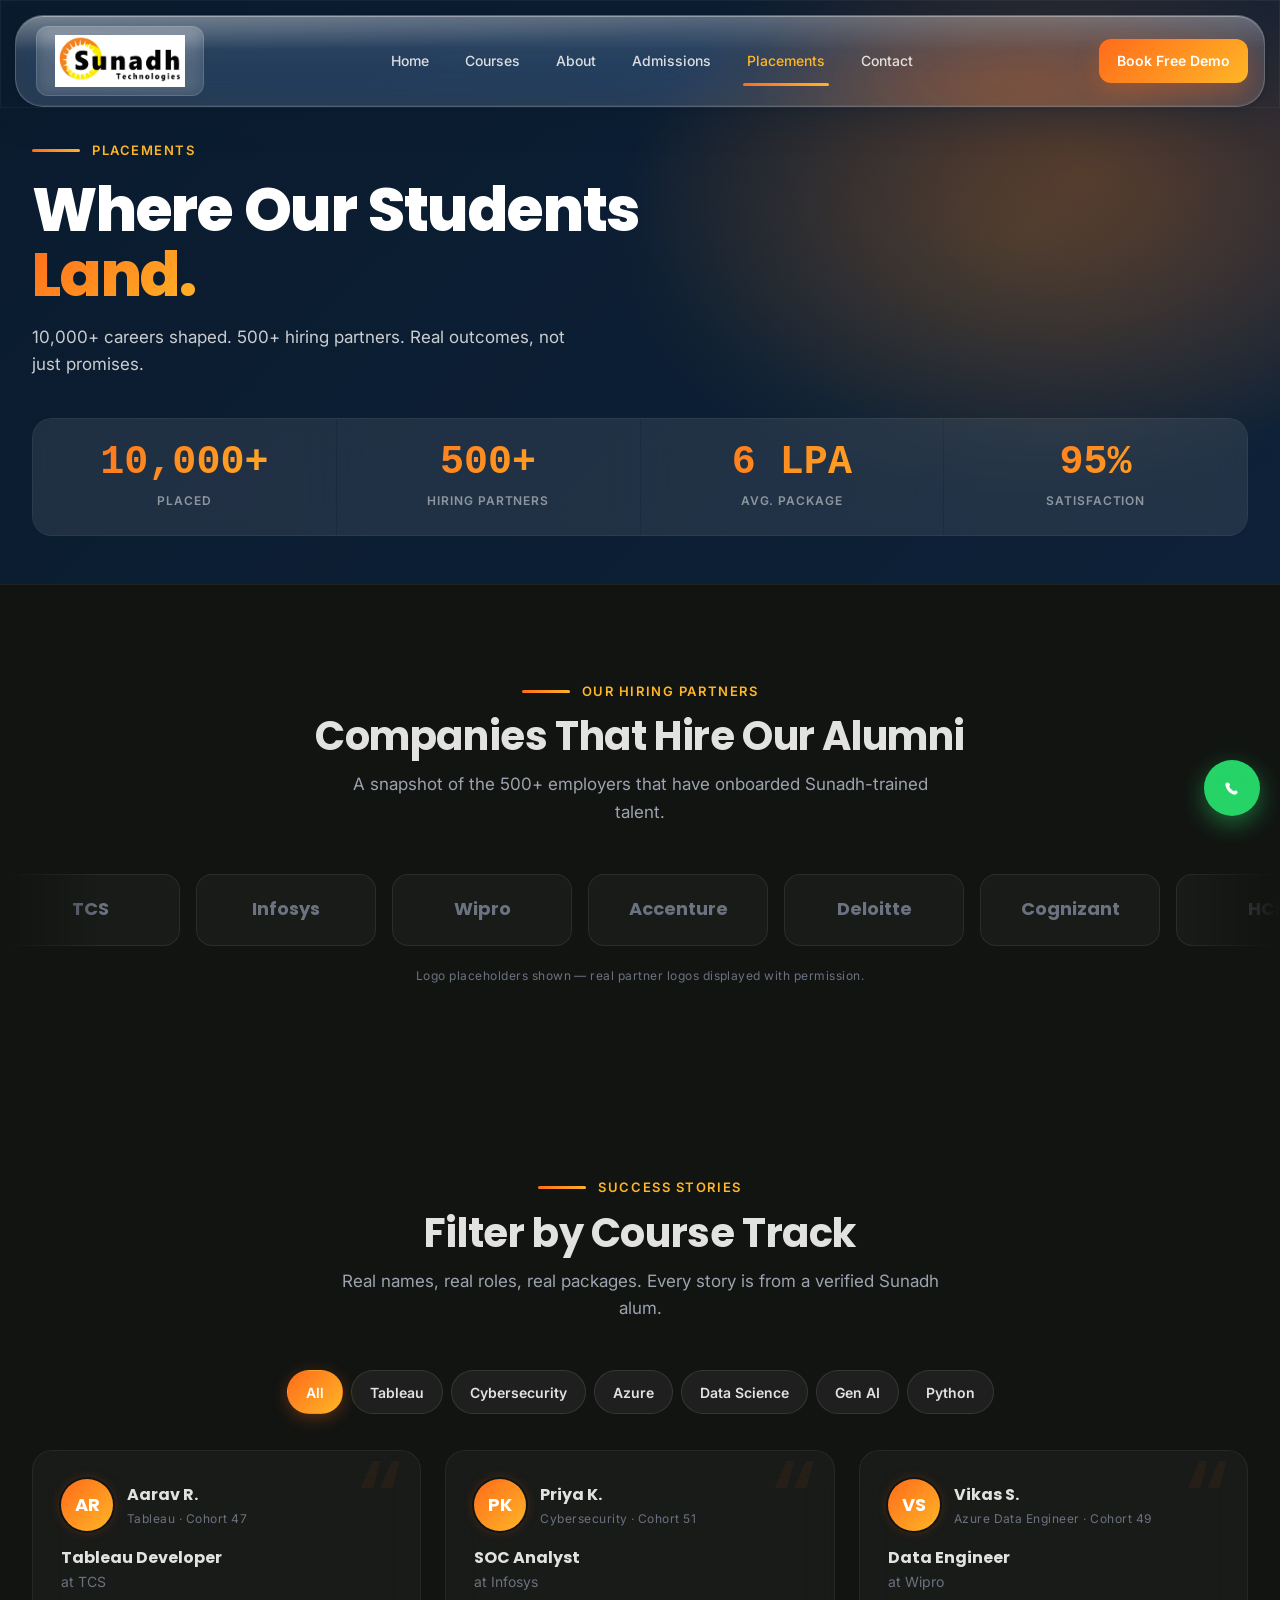
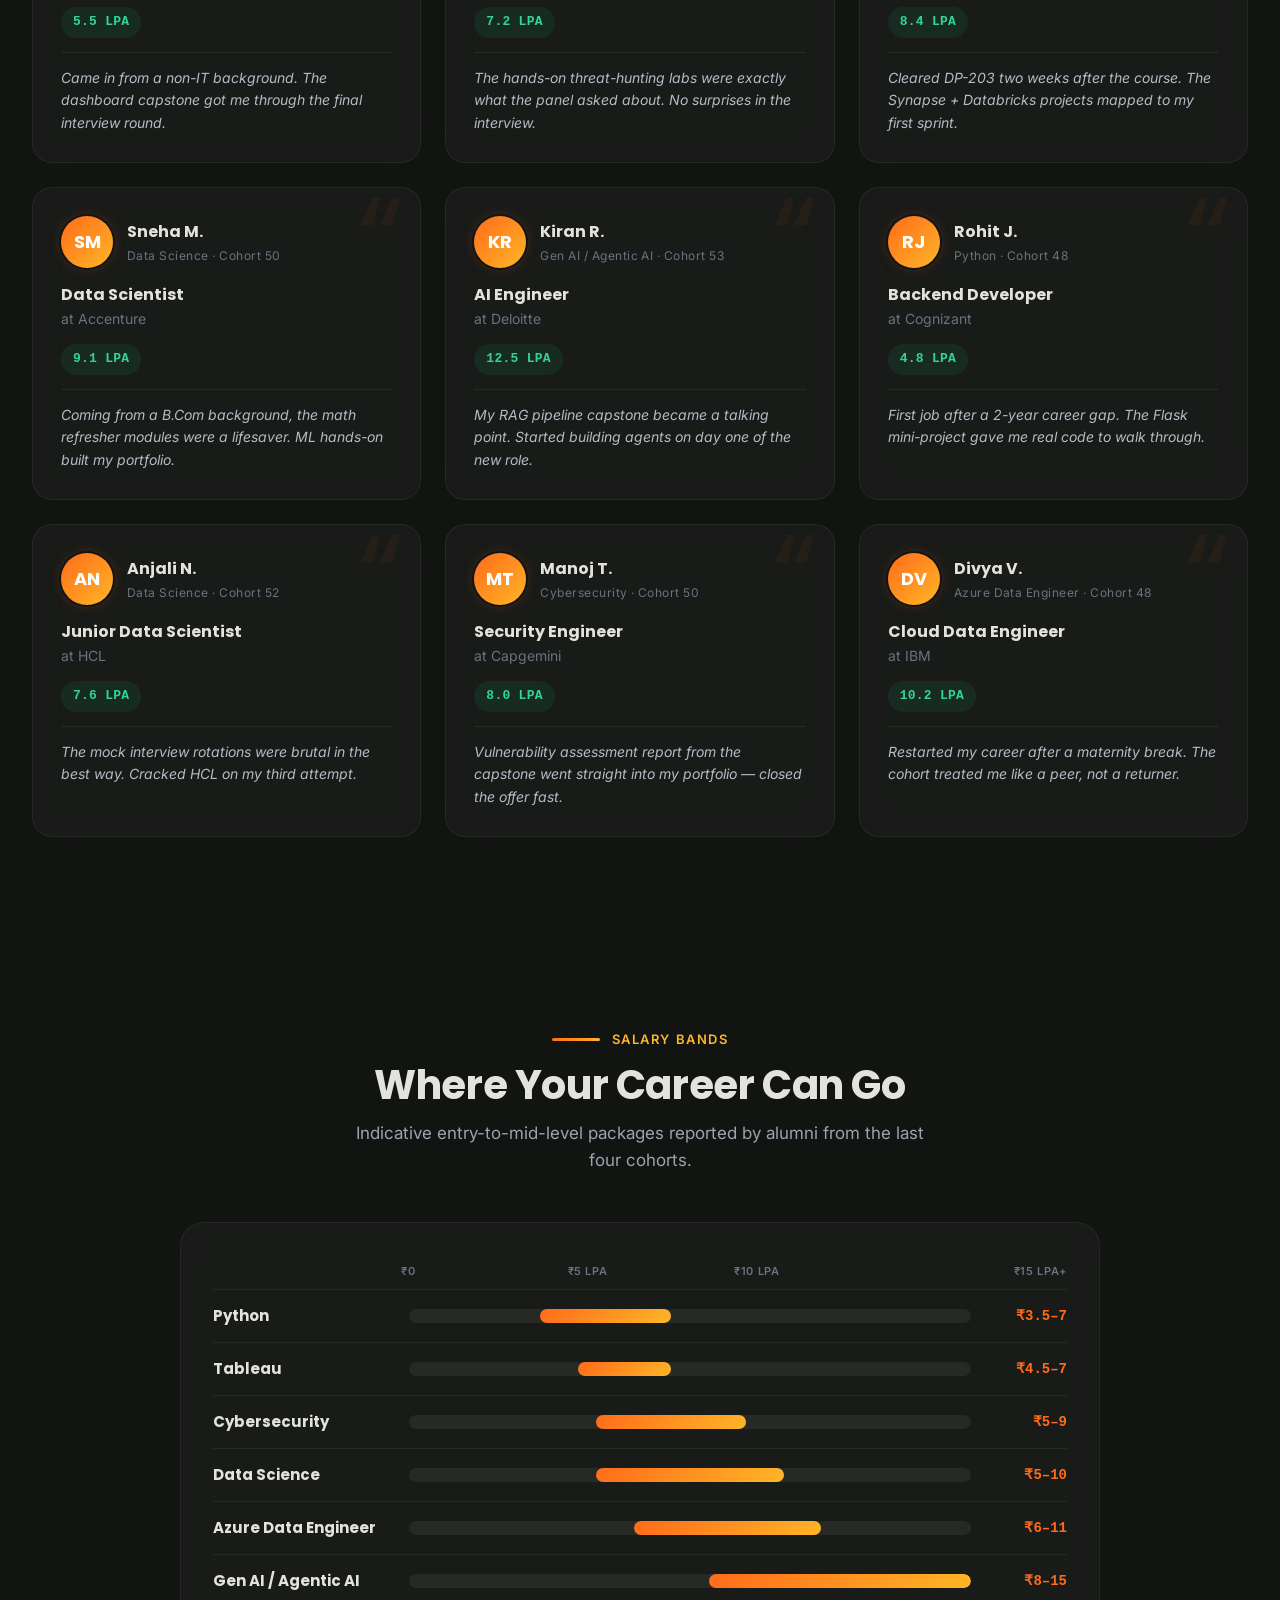
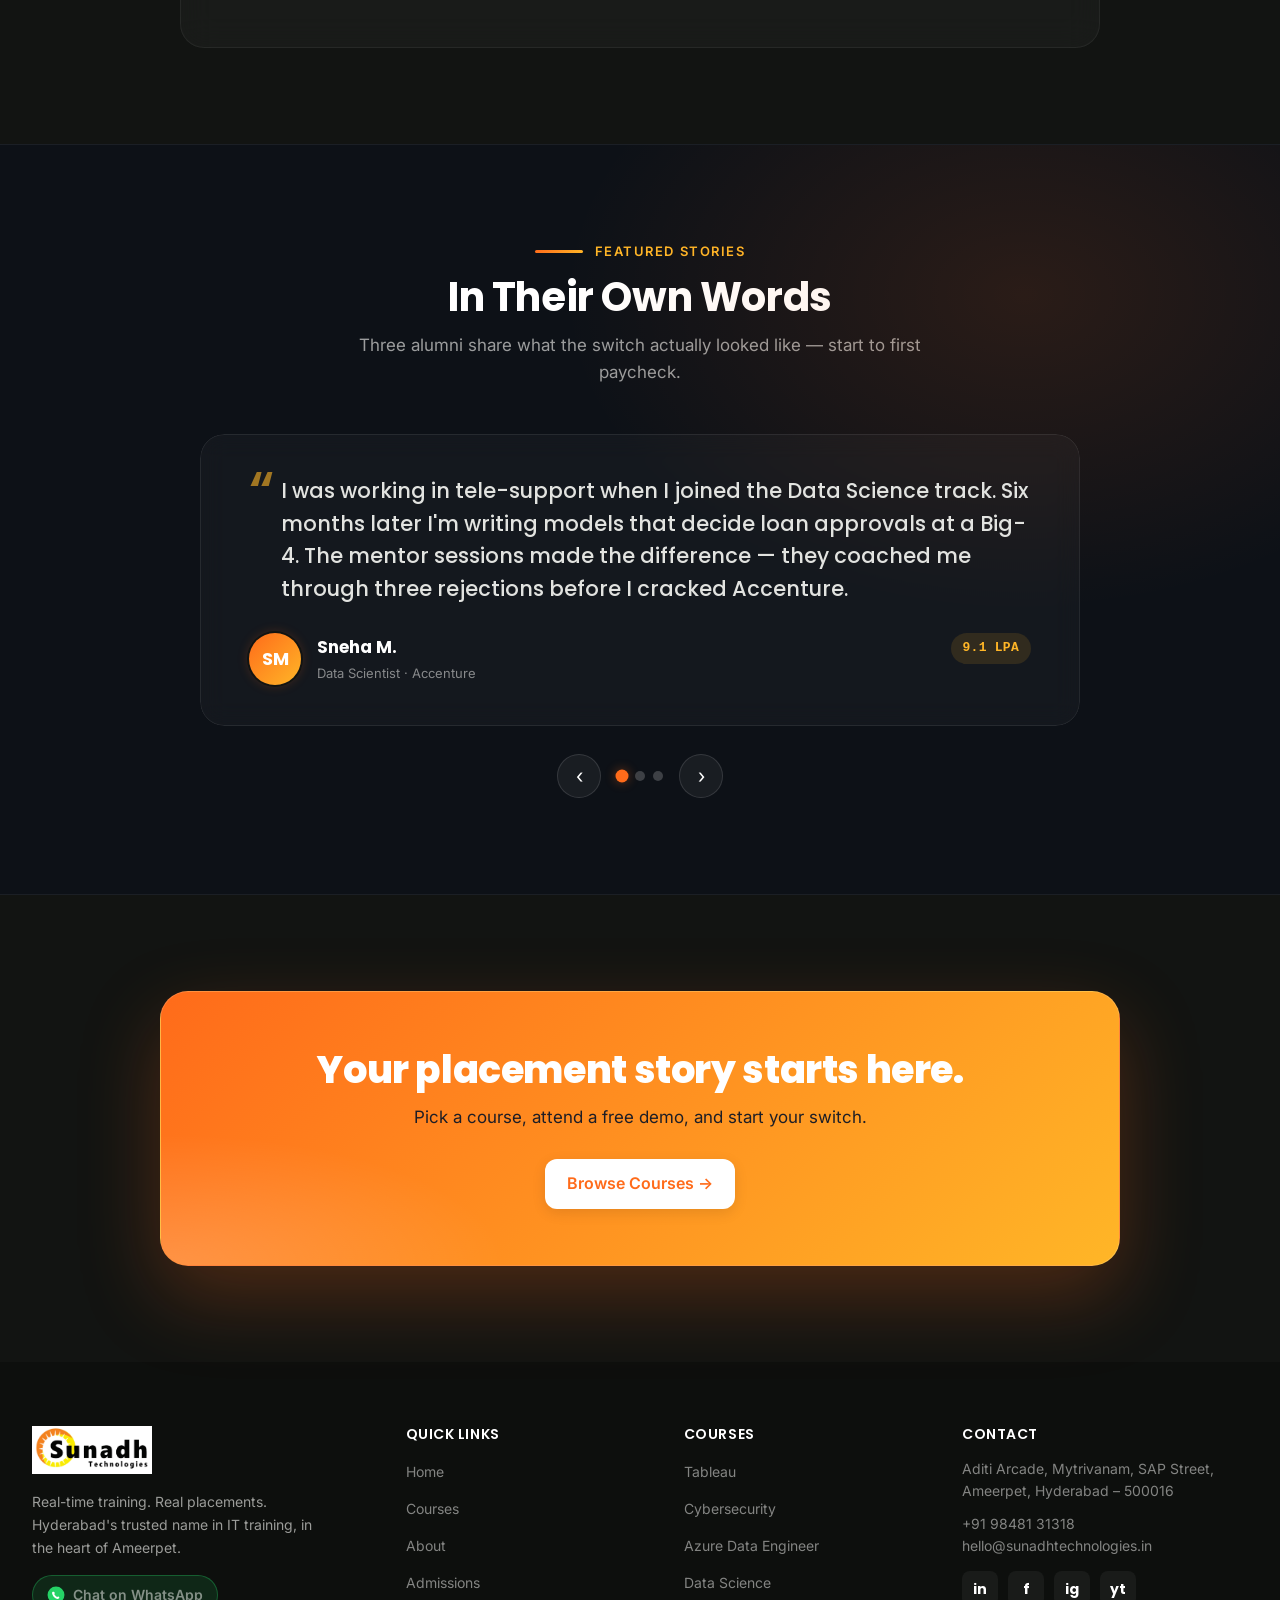
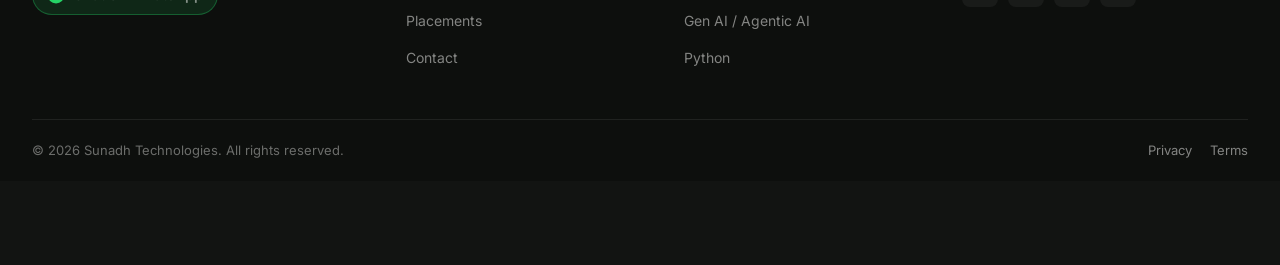
<file: placements.html>
<!doctype html>
<html lang="en">
<head>
<meta charset="utf-8">
<meta name="viewport" content="width=device-width, initial-scale=1">
<title>Placements — Sunadh Technologies</title>
<meta name="description" content="10,000+ careers shaped. 500+ hiring partners. Real outcomes from real students at Sunadh Technologies — Hyderabad's trusted IT training name in Ameerpet.">
<link rel="icon" href="assets/favicon.svg" type="image/svg+xml">
<link rel="stylesheet" href="colors_and_type.css">
<link rel="stylesheet" href="styles/components.css">

<style>
  /* ============ Dark Base ============ */
  body { background: #121412; color: #e2e3e0; }

  .glass { background: rgba(255,255,255,0.03); backdrop-filter: blur(16px); border: 1px solid rgba(255,255,255,0.05); }
  .sunrise-glow { position: absolute; pointer-events: none; border-radius: 50%; filter: blur(100px); }

  /* ============ Page Hero ============ */
  .page-hero {
    background:
      radial-gradient(60% 80% at 85% 30%, rgba(255,107,26,0.22), transparent 60%),
      radial-gradient(50% 70% at 80% 40%, rgba(255,182,39,0.14), transparent 65%),
      linear-gradient(135deg, #0A1B2E 0%, #0E2138 100%);
    color: #fff; padding: 140px 0 48px; position: relative; overflow: hidden;
  }
  .page-hero .hero-bg {
    position: absolute; inset: 0;
    background: url('https://images.unsplash.com/photo-1521737711867-e3b97375f902?w=1200') center/cover no-repeat;
    opacity: 0.06;
  }
  .page-hero .container { position: relative; z-index: 2; }
  .eyebrow-bar { display: flex; align-items: center; gap: 12px; }
  .eyebrow-bar::before { content: ''; width: 48px; height: 3px; background: var(--gradient-brand); border-radius: 4px; }
  .page-hero h1 {
    font-family: var(--font-display);
    font-size: clamp(2.4rem, 5vw, 3.8rem);
    font-weight: 800; line-height: 1.08; letter-spacing: -0.02em;
    color: #fff; margin: 16px 0 16px; max-width: 700px;
  }
  .page-hero h1 .accent {
    background: var(--gradient-brand);
    -webkit-background-clip: text; background-clip: text; color: transparent;
  }
  .page-hero p { font-size: 17px; line-height: 1.6; color: rgba(250,250,247,0.8); max-width: 560px; }

  /* Hero stat strip */
  .hero-stats {
    display: grid; grid-template-columns: repeat(4, 1fr); gap: 1px;
    margin-top: 40px; background: rgba(255,255,255,0.06); border-radius: 20px; overflow: hidden;
    border: 1px solid rgba(255,255,255,0.08);
  }
  .hero-stat {
    padding: 24px; text-align: center;
    background: rgba(255,255,255,0.03); backdrop-filter: blur(12px);
  }
  .hero-stat .num {
    font-family: ui-monospace, 'SFMono-Regular', Consolas, monospace;
    font-variant-numeric: tabular-nums;
    font-size: clamp(28px, 3.5vw, 40px); font-weight: 800; line-height: 1;
    background: var(--gradient-brand); -webkit-background-clip: text; background-clip: text; color: transparent;
  }
  .hero-stat .lbl {
    font-size: 12px; font-weight: 600; color: rgba(250,250,247,0.5);
    letter-spacing: 0.08em; text-transform: uppercase; margin-top: 8px;
  }
  @media (max-width: 768px) {
    .hero-stats { grid-template-columns: repeat(2, 1fr); }
    .page-hero { padding: 120px 0 40px; }
  }
  @media (max-width: 480px) { .hero-stats { grid-template-columns: 1fr; } }

  /* ============ Sections ============ */
  section { padding: 96px 0; position: relative; }
  .section-head { text-align: center; margin-bottom: 48px; }
  .section-head .eyebrow-bar { justify-content: center; }
  .section-head h2 {
    font-family: var(--font-display); font-size: clamp(28px, 3.4vw, 40px);
    font-weight: 700; color: #e2e3e0; margin: 12px 0 12px;
  }
  .section-head p { color: #9ca3af; font-size: 17px; max-width: 600px; margin: 0 auto; line-height: 1.6; }

  /* ============ Hiring Partners ============ */
  .partners { background: #121412; border-top: 1px solid rgba(255,255,255,0.06); }
  .marquee-wrap {
    position: relative; overflow: hidden;
    -webkit-mask-image: linear-gradient(90deg, transparent, #000 8%, #000 92%, transparent);
            mask-image: linear-gradient(90deg, transparent, #000 8%, #000 92%, transparent);
  }
  .marquee-track { display: flex; gap: 16px; width: max-content; animation: sunadh-marquee 40s linear infinite; }
  .marquee-track:hover { animation-play-state: paused; }
  .partner-tile {
    flex-shrink: 0; min-width: 180px; height: 72px;
    display: flex; align-items: center; justify-content: center; padding: 0 28px;
    background: rgba(255,255,255,0.03); border: 1px solid rgba(255,255,255,0.08); border-radius: 16px;
    font-family: var(--font-display); font-weight: 700; font-size: 18px;
    color: #6b7280; backdrop-filter: blur(8px);
    transition: color 200ms, border-color 200ms, box-shadow 200ms;
  }
  .partner-tile:hover { color: #e2e3e0; border-color: rgba(255,107,26,0.4); box-shadow: 0 0 20px rgba(255,107,26,0.08); }
  @keyframes sunadh-marquee { from { transform: translateX(0); } to { transform: translateX(-50%); } }
  .partners-disclaimer { font-size: 12px; color: #6b7280; text-align: center; margin: 20px 0 0; letter-spacing: 0.04em; }

  /* ============ Story Filters ============ */
  .stories { background: #121412; }
  .filter-row { display: flex; gap: 8px; flex-wrap: wrap; justify-content: center; margin-bottom: 36px; }
  .chip {
    display: inline-flex; align-items: center;
    font-family: var(--font-body); font-weight: 600; font-size: 14px;
    padding: 10px 18px; min-height: 44px; border-radius: 9999px;
    background: rgba(255,255,255,0.05); border: 1px solid rgba(255,255,255,0.1);
    color: #e2e3e0; cursor: pointer;
    transition: all 150ms;
  }
  .chip:hover { border-color: rgba(255,107,26,0.4); color: #FF6B1A; }
  .chip.active {
    background: var(--gradient-brand); border-color: transparent; color: #fff;
    box-shadow: 0 4px 16px rgba(255,107,26,0.3);
  }

  /* ============ Story Cards ============ */
  .story-grid { display: grid; grid-template-columns: repeat(3, 1fr); gap: 24px; }
  @media (max-width: 900px) { .story-grid { grid-template-columns: repeat(2, 1fr); } }
  @media (max-width: 600px) { .story-grid { grid-template-columns: 1fr; } }

  .story-card {
    background: rgba(255,255,255,0.03); backdrop-filter: blur(16px);
    border: 1px solid rgba(255,255,255,0.06); border-radius: 20px;
    padding: 28px; display: flex; flex-direction: column; gap: 14px;
    position: relative; overflow: hidden;
    transition: transform 200ms, box-shadow 200ms, border-color 200ms;
  }
  .story-card:hover {
    transform: translateY(-4px);
    border-color: rgba(255,107,26,0.35);
    box-shadow: 0 12px 40px rgba(255,107,26,0.1);
  }
  .story-card[hidden] { display: none; }
  .story-card::before {
    content: "\201C"; position: absolute; top: -8px; right: 16px;
    font-size: 120px; font-family: var(--font-display); line-height: 1;
    color: #FF6B1A; opacity: 0.06; pointer-events: none;
  }

  .story-head { display: flex; gap: 14px; align-items: center; }
  .avatar {
    width: 52px; height: 52px; border-radius: 50%;
    background: var(--gradient-brand); color: #fff;
    display: flex; align-items: center; justify-content: center;
    font-family: var(--font-display); font-size: 18px; font-weight: 700; flex-shrink: 0;
    box-shadow: 0 0 0 2px #121412, 0 0 12px rgba(255,107,26,0.25);
  }
  .who .name { font-family: var(--font-display); font-size: 16px; font-weight: 700; color: #e2e3e0; margin: 0; }
  .who .course-taken { font-size: 12px; color: #6b7280; margin-top: 2px; letter-spacing: 0.04em; }

  .role-transition {
    display: flex; align-items: center; gap: 8px; flex-wrap: wrap;
  }
  .role-badge {
    font-size: 11px; font-weight: 600; text-transform: uppercase; letter-spacing: 0.06em;
    padding: 4px 10px; border-radius: 999px;
  }
  .role-badge.from { background: rgba(255,255,255,0.06); color: #9ca3af; }
  .role-badge.to { background: rgba(255,107,26,0.12); color: #FF6B1A; }
  .role-arrow { color: #FFB627; font-size: 14px; }

  .role { font-family: var(--font-display); font-size: 16px; font-weight: 700; color: #e2e3e0; margin: 0; }
  .company { font-size: 14px; color: #6b7280; margin: 0; }
  .package {
    display: inline-flex; align-items: center; align-self: flex-start;
    background: rgba(16,185,129,0.1); color: #34D399;
    font-family: ui-monospace, Consolas, monospace; font-weight: 700; font-size: 13px;
    padding: 5px 12px; border-radius: 999px; letter-spacing: 0.02em;
  }
  .quote {
    font-size: 14px; line-height: 1.6; color: #b4bcc6; margin: 0;
    padding-top: 14px; border-top: 1px solid rgba(255,255,255,0.06);
    font-style: italic; position: relative;
  }

  /* ============ Salary Bands ============ */
  .salary { background: #121412; }
  .salary-card {
    background: rgba(255,255,255,0.03); backdrop-filter: blur(16px);
    border: 1px solid rgba(255,255,255,0.06); border-radius: 24px;
    padding: 40px 32px; max-width: 920px; margin: 0 auto;
  }
  .salary-axis {
    display: grid; grid-template-columns: repeat(4, 1fr);
    font-size: 11px; color: #6b7280; letter-spacing: 0.06em; text-transform: uppercase;
    font-weight: 600; padding: 0 0 8px 188px;
  }
  .salary-axis span:last-child { text-align: right; }
  @media (max-width: 720px) {
    .salary-axis { padding-left: 0; grid-template-columns: 1fr 1fr; }
    .salary-axis span:nth-child(2), .salary-axis span:nth-child(3) { display: none; }
  }
  .salary-row {
    display: grid; grid-template-columns: 180px 1fr 80px; gap: 16px; align-items: center;
    padding: 14px 0; border-top: 1px solid rgba(255,255,255,0.06);
  }
  .salary-row:first-of-type { border-top: 0; }
  .salary-row .name { font-family: var(--font-display); font-size: 15px; font-weight: 700; color: #e2e3e0; }
  .salary-row .range {
    font-family: ui-monospace, Consolas, monospace; font-size: 14px;
    font-weight: 700; color: #FF6B1A; text-align: right;
  }
  .bar-track { height: 14px; border-radius: 999px; background: rgba(255,255,255,0.06); position: relative; overflow: hidden; }
  .bar-fill {
    position: absolute; top: 0; bottom: 0; left: var(--start, 0%);
    width: 0; max-width: calc(var(--end, 100%) - var(--start, 0%));
    background: var(--gradient-brand); border-radius: 999px;
    transition: width 1100ms var(--ease-emphasis);
  }
  .salary.in-view .bar-fill { width: calc(var(--end, 100%) - var(--start, 0%)); }
  @media (max-width: 720px) {
    .salary-row { grid-template-columns: 1fr 90px; gap: 6px 12px; }
    .salary-row .bar-track { grid-column: 1 / -1; }
  }

  /* ============ Featured Carousel ============ */
  .feat {
    background: #0d1117; color: #fff; position: relative; overflow: hidden;
    border-top: 1px solid rgba(255,255,255,0.06);
    border-bottom: 1px solid rgba(255,255,255,0.06);
  }
  .feat::before {
    content: ""; position: absolute; inset: 0;
    background: radial-gradient(60% 70% at 80% 20%, rgba(255,107,26,0.12), transparent 60%);
    pointer-events: none;
  }
  .feat .section-head h2 { color: #fff; }
  .feat .section-head p { color: rgba(250,250,247,0.6); }
  .carousel { position: relative; max-width: 880px; margin: 0 auto; }
  .carousel-viewport { overflow: hidden; border-radius: 24px; touch-action: pan-y; }
  .carousel-track { display: flex; transition: transform 600ms var(--ease-emphasis); }
  .carousel-slide {
    flex: 0 0 100%; padding: 40px 48px; box-sizing: border-box;
    background: rgba(255,255,255,0.03); border: 1px solid rgba(255,255,255,0.08);
    border-radius: 24px; backdrop-filter: blur(12px);
  }
  .carousel-slide blockquote {
    font-family: var(--font-display); font-weight: 500;
    font-size: clamp(17px, 2vw, 21px); line-height: 1.55; color: #e2e3e0;
    margin: 0 0 28px; padding-left: 32px; position: relative;
  }
  .carousel-slide blockquote::before {
    content: "\201C"; position: absolute; left: 0; top: -12px;
    font-size: 60px; color: #FFB627; line-height: 1; opacity: 0.6;
  }
  .feat-meta { display: flex; gap: 16px; align-items: center; flex-wrap: wrap; }
  .feat-meta .who-name { font-family: var(--font-display); font-size: 17px; font-weight: 700; margin: 0; color: #fff; }
  .feat-meta .who-sub { font-size: 13px; color: rgba(250,250,247,0.5); margin-top: 2px; }
  .feat-meta .package { background: rgba(255,182,39,0.12); color: #FFB627; margin-left: auto; }
  .carousel-controls { display: flex; align-items: center; justify-content: center; gap: 16px; margin-top: 28px; }
  .car-btn {
    width: 44px; height: 44px; border-radius: 50%;
    background: rgba(255,255,255,0.05); border: 1px solid rgba(255,255,255,0.12); color: #fff;
    display: inline-flex; align-items: center; justify-content: center; font-size: 20px;
    cursor: pointer; transition: all 200ms;
  }
  .car-btn:hover { background: var(--gradient-brand); border-color: transparent; }
  .dots { display: flex; gap: 8px; }
  .dot {
    width: 10px; height: 10px; border-radius: 50%; background: rgba(255,255,255,0.2);
    border: 0; padding: 0; cursor: pointer; transition: all 200ms;
  }
  .dot.active { background: #FF6B1A; transform: scale(1.3); box-shadow: 0 0 8px rgba(255,107,26,0.4); }
  @media (max-width: 600px) { .carousel-slide { padding: 28px 20px; } }

  /* ============ CTA ============ */
  .cta-section { padding: 96px 0; background: #121412; }
  .cta {
    background: var(--gradient-brand); border-radius: 28px; padding: 56px 40px;
    color: #fff; text-align: center;
    box-shadow: 0 30px 80px rgba(255,107,26,0.25);
    border: 1px solid rgba(255,255,255,0.15);
    max-width: 960px; margin: 0 auto; position: relative; overflow: hidden;
  }
  .cta::before {
    content: ""; position: absolute; inset: 0;
    background: radial-gradient(60% 80% at 0% 100%, rgba(255,255,255,0.18), transparent 60%);
    pointer-events: none;
  }
  .cta h2 {
    color: #fff; margin: 0 0 12px; font-family: var(--font-display);
    font-size: clamp(26px, 3.4vw, 38px); font-weight: 800; position: relative;
  }
  .cta p { margin: 0 auto 28px; font-size: 17px; opacity: 0.95; max-width: 580px; position: relative; }
  .cta .btn { position: relative; }

  /* ============ Footer Dark ============ */
  footer { background: #0d0f0d !important; color: rgba(250,250,247,0.7); }
  footer h4 { color: #fff !important; }
  footer a { color: rgba(250,250,247,0.5) !important; }
  footer a:hover { color: #FFB627 !important; }
  .foot-bottom { border-color: rgba(255,255,255,0.08) !important; color: rgba(250,250,247,0.4); }
  .foot-about { color: rgba(250,250,247,0.6) !important; }
  .foot-contact-line, .foot-contact-line a { color: rgba(250,250,247,0.5) !important; }
  .foot-social a {
    background: rgba(255,255,255,0.05) !important; color: #fff !important;
    border-color: rgba(255,255,255,0.1) !important;
  }
  .foot-social a:hover { background: rgba(255,107,26,0.15) !important; }

  /* ============ Reduced motion ============ */
  @media (prefers-reduced-motion: reduce) { .marquee-track { animation: none !important; } }
</style>
</head>
<body>

<!-- ================= NAVBAR ================= -->
<header class="nav glass" id="nav">
  <div class="container nav-inner">
    <a href="index.html" class="nav-logo" aria-label="Sunadh Technologies — home">
      <img src="assets/logo-new.png" alt="Sunadh Technologies" class="nav-logo-img">
    </a>
    <nav class="nav-links">
      <a href="index.html">Home</a>
      <a href="courses.html">Courses</a>
      <a href="about.html">About</a>
      <a href="admissions.html">Admissions</a>
      <a href="placements.html" class="active" aria-current="page">Placements</a>
      <a href="index.html#contact">Contact</a>
    </nav>
    <div style="display:flex;align-items:center;gap:8px">
      <a href="admissions.html#enquiry-form" class="btn btn-primary nav-cta">Book Free Demo</a>
      <button class="nav-toggle" id="navToggle" aria-label="Open menu" aria-expanded="false">☰</button>
    </div>
  </div>
  <div class="mobile-menu" id="mobileMenu">
    <a href="index.html">Home</a>
    <a href="courses.html">Courses</a>
    <a href="about.html">About</a>
    <a href="admissions.html">Admissions</a>
    <a href="placements.html" class="active" aria-current="page">Placements</a>
    <a href="index.html#contact">Contact</a>
  </div>
</header>

<!-- ================= PAGE HERO ================= -->
<section class="page-hero">
  <div class="hero-bg"></div>
  <div class="container">
    <div class="eyebrow-bar"><span style="color: var(--color-secondary); font-size:13px; font-weight:600; letter-spacing:0.12em; text-transform:uppercase;">Placements</span></div>
    <h1>Where Our Students <span class="accent">Land.</span></h1>
    <p>10,000+ careers shaped. 500+ hiring partners. Real outcomes, not just promises.</p>

    <div class="hero-stats">
      <div class="hero-stat"><div class="num">10,000+</div><div class="lbl">Placed</div></div>
      <div class="hero-stat"><div class="num">500+</div><div class="lbl">Hiring Partners</div></div>
      <div class="hero-stat"><div class="num">6 LPA</div><div class="lbl">Avg. Package</div></div>
      <div class="hero-stat"><div class="num">95%</div><div class="lbl">Satisfaction</div></div>
    </div>
  </div>
</section>

<!-- ================= HIRING PARTNERS MARQUEE ================= -->
<section class="partners">
  <div class="container">
    <div class="section-head">
      <div class="eyebrow-bar"><span style="color:#FFB627;font-size:13px;font-weight:600;letter-spacing:0.12em;text-transform:uppercase;">Our Hiring Partners</span></div>
      <h2>Companies That Hire Our Alumni</h2>
      <p>A snapshot of the 500+ employers that have onboarded Sunadh-trained talent.</p>
    </div>
  </div>
  <div class="marquee-wrap">
    <div class="marquee-track" id="marqueeTrack">
      <div class="partner-tile">TCS</div><div class="partner-tile">Infosys</div><div class="partner-tile">Wipro</div>
      <div class="partner-tile">Accenture</div><div class="partner-tile">Deloitte</div><div class="partner-tile">Cognizant</div>
      <div class="partner-tile">HCL</div><div class="partner-tile">Capgemini</div><div class="partner-tile">IBM</div>
      <div class="partner-tile">Tech Mahindra</div>
      <div class="partner-tile">TCS</div><div class="partner-tile">Infosys</div><div class="partner-tile">Wipro</div>
      <div class="partner-tile">Accenture</div><div class="partner-tile">Deloitte</div><div class="partner-tile">Cognizant</div>
      <div class="partner-tile">HCL</div><div class="partner-tile">Capgemini</div><div class="partner-tile">IBM</div>
      <div class="partner-tile">Tech Mahindra</div>
    </div>
  </div>
  <div class="container">
    <p class="partners-disclaimer">Logo placeholders shown — real partner logos displayed with permission.</p>
  </div>
</section>

<!-- ================= SUCCESS STORIES ================= -->
<section class="stories">
  <div class="container">
    <div class="section-head">
      <div class="eyebrow-bar"><span style="color:#FFB627;font-size:13px;font-weight:600;letter-spacing:0.12em;text-transform:uppercase;">Success Stories</span></div>
      <h2>Filter by Course Track</h2>
      <p>Real names, real roles, real packages. Every story is from a verified Sunadh alum.</p>
    </div>

    <div class="filter-row" role="tablist" aria-label="Filter stories by course">
      <button class="chip active" data-filter="all" role="tab" aria-selected="true">All</button>
      <button class="chip" data-filter="tableau" role="tab" aria-selected="false">Tableau</button>
      <button class="chip" data-filter="cybersecurity" role="tab" aria-selected="false">Cybersecurity</button>
      <button class="chip" data-filter="azure" role="tab" aria-selected="false">Azure</button>
      <button class="chip" data-filter="data-science" role="tab" aria-selected="false">Data Science</button>
      <button class="chip" data-filter="gen-ai" role="tab" aria-selected="false">Gen AI</button>
      <button class="chip" data-filter="python" role="tab" aria-selected="false">Python</button>
    </div>

    <div class="story-grid" id="storyGrid">
      <article class="story-card" data-course="tableau">
        <div class="story-head"><div class="avatar">AR</div><div class="who"><p class="name">Aarav R.</p><div class="course-taken">Tableau · Cohort 47</div></div></div>
        <div><p class="role">Tableau Developer</p><p class="company">at TCS</p></div>
        <span class="package">5.5 LPA</span>
        <p class="quote">Came in from a non-IT background. The dashboard capstone got me through the final interview round.</p>
      </article>

      <article class="story-card" data-course="cybersecurity">
        <div class="story-head"><div class="avatar">PK</div><div class="who"><p class="name">Priya K.</p><div class="course-taken">Cybersecurity · Cohort 51</div></div></div>
        <div><p class="role">SOC Analyst</p><p class="company">at Infosys</p></div>
        <span class="package">7.2 LPA</span>
        <p class="quote">The hands-on threat-hunting labs were exactly what the panel asked about. No surprises in the interview.</p>
      </article>

      <article class="story-card" data-course="azure">
        <div class="story-head"><div class="avatar">VS</div><div class="who"><p class="name">Vikas S.</p><div class="course-taken">Azure Data Engineer · Cohort 49</div></div></div>
        <div><p class="role">Data Engineer</p><p class="company">at Wipro</p></div>
        <span class="package">8.4 LPA</span>
        <p class="quote">Cleared DP-203 two weeks after the course. The Synapse + Databricks projects mapped to my first sprint.</p>
      </article>

      <article class="story-card" data-course="data-science">
        <div class="story-head"><div class="avatar">SM</div><div class="who"><p class="name">Sneha M.</p><div class="course-taken">Data Science · Cohort 50</div></div></div>
        <div><p class="role">Data Scientist</p><p class="company">at Accenture</p></div>
        <span class="package">9.1 LPA</span>
        <p class="quote">Coming from a B.Com background, the math refresher modules were a lifesaver. ML hands-on built my portfolio.</p>
      </article>

      <article class="story-card" data-course="gen-ai">
        <div class="story-head"><div class="avatar">KR</div><div class="who"><p class="name">Kiran R.</p><div class="course-taken">Gen AI / Agentic AI · Cohort 53</div></div></div>
        <div><p class="role">AI Engineer</p><p class="company">at Deloitte</p></div>
        <span class="package">12.5 LPA</span>
        <p class="quote">My RAG pipeline capstone became a talking point. Started building agents on day one of the new role.</p>
      </article>

      <article class="story-card" data-course="python">
        <div class="story-head"><div class="avatar">RJ</div><div class="who"><p class="name">Rohit J.</p><div class="course-taken">Python · Cohort 48</div></div></div>
        <div><p class="role">Backend Developer</p><p class="company">at Cognizant</p></div>
        <span class="package">4.8 LPA</span>
        <p class="quote">First job after a 2-year career gap. The Flask mini-project gave me real code to walk through.</p>
      </article>

      <article class="story-card" data-course="data-science">
        <div class="story-head"><div class="avatar">AN</div><div class="who"><p class="name">Anjali N.</p><div class="course-taken">Data Science · Cohort 52</div></div></div>
        <div><p class="role">Junior Data Scientist</p><p class="company">at HCL</p></div>
        <span class="package">7.6 LPA</span>
        <p class="quote">The mock interview rotations were brutal in the best way. Cracked HCL on my third attempt.</p>
      </article>

      <article class="story-card" data-course="cybersecurity">
        <div class="story-head"><div class="avatar">MT</div><div class="who"><p class="name">Manoj T.</p><div class="course-taken">Cybersecurity · Cohort 50</div></div></div>
        <div><p class="role">Security Engineer</p><p class="company">at Capgemini</p></div>
        <span class="package">8.0 LPA</span>
        <p class="quote">Vulnerability assessment report from the capstone went straight into my portfolio — closed the offer fast.</p>
      </article>

      <article class="story-card" data-course="azure">
        <div class="story-head"><div class="avatar">DV</div><div class="who"><p class="name">Divya V.</p><div class="course-taken">Azure Data Engineer · Cohort 48</div></div></div>
        <div><p class="role">Cloud Data Engineer</p><p class="company">at IBM</p></div>
        <span class="package">10.2 LPA</span>
        <p class="quote">Restarted my career after a maternity break. The cohort treated me like a peer, not a returner.</p>
      </article>
    </div>
  </div>
</section>

<!-- ================= SALARY BANDS ================= -->
<section class="salary" id="salarySection">
  <div class="container">
    <div class="section-head">
      <div class="eyebrow-bar"><span style="color:#FFB627;font-size:13px;font-weight:600;letter-spacing:0.12em;text-transform:uppercase;">Salary Bands</span></div>
      <h2>Where Your Career Can Go</h2>
      <p>Indicative entry-to-mid-level packages reported by alumni from the last four cohorts.</p>
    </div>

    <div class="salary-card">
      <div class="salary-axis"><span>₹0</span><span>₹5 LPA</span><span>₹10 LPA</span><span>₹15 LPA+</span></div>
      <div class="salary-row"><div class="name">Python</div><div class="bar-track"><div class="bar-fill" style="--start: 23.3%; --end: 46.7%;"></div></div><div class="range">₹3.5–7</div></div>
      <div class="salary-row"><div class="name">Tableau</div><div class="bar-track"><div class="bar-fill" style="--start: 30%; --end: 46.7%;"></div></div><div class="range">₹4.5–7</div></div>
      <div class="salary-row"><div class="name">Cybersecurity</div><div class="bar-track"><div class="bar-fill" style="--start: 33.3%; --end: 60%;"></div></div><div class="range">₹5–9</div></div>
      <div class="salary-row"><div class="name">Data Science</div><div class="bar-track"><div class="bar-fill" style="--start: 33.3%; --end: 66.7%;"></div></div><div class="range">₹5–10</div></div>
      <div class="salary-row"><div class="name">Azure Data Engineer</div><div class="bar-track"><div class="bar-fill" style="--start: 40%; --end: 73.3%;"></div></div><div class="range">₹6–11</div></div>
      <div class="salary-row"><div class="name">Gen AI / Agentic AI</div><div class="bar-track"><div class="bar-fill" style="--start: 53.3%; --end: 100%;"></div></div><div class="range">₹8–15</div></div>
    </div>
  </div>
</section>

<!-- ================= FEATURED TESTIMONIALS ================= -->
<section class="feat">
  <div class="container">
    <div class="section-head">
      <div class="eyebrow-bar"><span style="color:#FFB627;font-size:13px;font-weight:600;letter-spacing:0.12em;text-transform:uppercase;">Featured Stories</span></div>
      <h2>In Their Own Words</h2>
      <p>Three alumni share what the switch actually looked like — start to first paycheck.</p>
    </div>

    <div class="carousel" id="carousel">
      <div class="carousel-viewport">
        <div class="carousel-track" id="carouselTrack">
          <div class="carousel-slide">
            <blockquote>I was working in tele-support when I joined the Data Science track. Six months later I'm writing models that decide loan approvals at a Big-4. The mentor sessions made the difference — they coached me through three rejections before I cracked Accenture.</blockquote>
            <div class="feat-meta">
              <div class="avatar">SM</div>
              <div><p class="who-name">Sneha M.</p><div class="who-sub">Data Scientist · Accenture</div></div>
              <span class="package">9.1 LPA</span>
            </div>
          </div>
          <div class="carousel-slide">
            <blockquote>Sunadh was my second attempt at IT training. The first one taught me theory; this one made me build. I shipped a working RAG pipeline in week four. Walked into the Deloitte interview with a portfolio and walked out with an offer letter.</blockquote>
            <div class="feat-meta">
              <div class="avatar">KR</div>
              <div><p class="who-name">Kiran R.</p><div class="who-sub">AI Engineer · Deloitte</div></div>
              <span class="package">12.5 LPA</span>
            </div>
          </div>
          <div class="carousel-slide">
            <blockquote>Two-year career break. Two kids. I almost didn't sign up. The cohort and the placement cell treated me like any other student — no awkwardness, just real prep. Cleared IBM on the second interview round.</blockquote>
            <div class="feat-meta">
              <div class="avatar">DV</div>
              <div><p class="who-name">Divya V.</p><div class="who-sub">Cloud Data Engineer · IBM</div></div>
              <span class="package">10.2 LPA</span>
            </div>
          </div>
        </div>
      </div>
      <div class="carousel-controls">
        <button class="car-btn" id="prevBtn" aria-label="Previous story">‹</button>
        <div class="dots" id="dots" role="tablist" aria-label="Story slides">
          <button class="dot active" data-i="0" aria-label="Slide 1"></button>
          <button class="dot" data-i="1" aria-label="Slide 2"></button>
          <button class="dot" data-i="2" aria-label="Slide 3"></button>
        </div>
        <button class="car-btn" id="nextBtn" aria-label="Next story">›</button>
      </div>
    </div>
  </div>
</section>

<!-- ================= CTA ================= -->
<section class="cta-section">
  <div class="container">
    <div class="cta">
      <h2>Your placement story starts here.</h2>
      <p>Pick a course, attend a free demo, and start your switch.</p>
      <a href="courses.html" class="btn btn-on-gradient">Browse Courses →</a>
    </div>
  </div>
</section>

<!-- ================= FOOTER ================= -->
<footer id="contact">
  <div class="container">
    <div class="foot-grid">
      <div>
        <div class="foot-logo"><img src="assets/logo-new.png" alt="Sunadh Technologies" class="nav-logo-img"></div>
        <p class="foot-about">Real-time training. Real placements. Hyderabad's trusted name in IT training, in the heart of Ameerpet.</p>
        <a class="foot-wa" href="https://wa.me/919848131318"><img src="assets/icon-whatsapp.svg" alt="">Chat on WhatsApp</a>
      </div>
      <div class="foot-col"><h4>Quick Links</h4>
        <ul>
          <li><a href="index.html">Home</a></li><li><a href="courses.html">Courses</a></li>
          <li><a href="about.html">About</a></li><li><a href="admissions.html">Admissions</a></li>
          <li><a href="placements.html">Placements</a></li><li><a href="index.html#contact">Contact</a></li>
        </ul>
      </div>
      <div class="foot-col"><h4>Courses</h4>
        <ul>
          <li><a href="courses/tableau.html">Tableau</a></li><li><a href="courses/cybersecurity.html">Cybersecurity</a></li>
          <li><a href="courses/azure-data-engineer.html">Azure Data Engineer</a></li><li><a href="courses/data-science.html">Data Science</a></li>
          <li><a href="courses/gen-ai.html">Gen AI / Agentic AI</a></li><li><a href="courses/python.html">Python</a></li>
        </ul>
      </div>
      <div class="foot-col"><h4>Contact</h4>
        <div class="foot-contact-line">Aditi Arcade, Mytrivanam, SAP Street,<br>Ameerpet, Hyderabad – 500016</div>
        <div class="foot-contact-line" style="margin-top:10px"><a href="tel:+919848131318">+91 98481 31318</a></div>
        <div class="foot-contact-line"><a href="mailto:hello@sunadhtechnologies.in">hello@sunadhtechnologies.in</a></div>
        <div class="foot-social">
          <a href="#" aria-label="LinkedIn">in</a><a href="#" aria-label="Facebook">f</a>
          <a href="#" aria-label="Instagram">ig</a><a href="#" aria-label="YouTube">yt</a>
        </div>
      </div>
    </div>
    <div class="foot-bottom">
      <div>© 2026 Sunadh Technologies. All rights reserved.</div>
      <div style="display:flex;gap:18px"><a href="#">Privacy</a><a href="#">Terms</a></div>
    </div>
  </div>
</footer>

<a class="wa-float" href="https://wa.me/919848131318" target="_blank" rel="noopener" aria-label="Chat with Sunadh on WhatsApp">
  <img src="assets/icon-whatsapp.svg" alt="">
</a>

<script src="js/nav.js"></script>
<script>
  // ============ Story filter ============
  const chips = document.querySelectorAll('.chip[data-filter]');
  const cards = document.querySelectorAll('.story-card[data-course]');
  function applyFilter(cat) {
    cards.forEach(c => {
      const match = cat === 'all' || c.dataset.course === cat;
      c.hidden = !match;
    });
  }
  chips.forEach(chip => {
    chip.addEventListener('click', () => {
      chips.forEach(c => { c.classList.remove('active'); c.setAttribute('aria-selected', 'false'); });
      chip.classList.add('active'); chip.setAttribute('aria-selected', 'true');
      applyFilter(chip.dataset.filter);
    });
  });

  // ============ Salary bars: animate on scroll ============
  const salary = document.getElementById('salarySection');
  if ('IntersectionObserver' in window) {
    const io = new IntersectionObserver((entries) => {
      entries.forEach(e => {
        if (e.isIntersecting) { salary.classList.add('in-view'); io.disconnect(); }
      });
    }, { threshold: 0.25 });
    io.observe(salary);
  } else {
    salary.classList.add('in-view');
  }

  // ============ Carousel ============
  const track = document.getElementById('carouselTrack');
  const slides = track.querySelectorAll('.carousel-slide');
  const dots = document.querySelectorAll('#dots .dot');
  const prevBtn = document.getElementById('prevBtn');
  const nextBtn = document.getElementById('nextBtn');
  const carousel = document.getElementById('carousel');
  let idx = 0;
  let timer = null;
  const total = slides.length;

  function go(i) {
    idx = (i + total) % total;
    track.style.transform = `translateX(-${idx * 100}%)`;
    dots.forEach((d, n) => d.classList.toggle('active', n === idx));
  }
  function next() { go(idx + 1); }
  function prev() { go(idx - 1); }

  function startAuto() { stopAuto(); timer = setInterval(next, 6000); }
  function stopAuto()  { if (timer) { clearInterval(timer); timer = null; } }

  prevBtn.addEventListener('click', () => { prev(); startAuto(); });
  nextBtn.addEventListener('click', () => { next(); startAuto(); });
  dots.forEach(d => d.addEventListener('click', () => { go(parseInt(d.dataset.i, 10)); startAuto(); }));
  carousel.addEventListener('mouseenter', stopAuto);
  carousel.addEventListener('mouseleave', startAuto);

  // Touch swipe
  let touchX = null;
  carousel.addEventListener('touchstart', e => { touchX = e.changedTouches[0].clientX; stopAuto(); }, { passive: true });
  carousel.addEventListener('touchend', e => {
    if (touchX == null) return;
    const dx = e.changedTouches[0].clientX - touchX;
    if (Math.abs(dx) > 40) { dx < 0 ? next() : prev(); }
    touchX = null; startAuto();
  }, { passive: true });

  if (!matchMedia('(prefers-reduced-motion: reduce)').matches) startAuto();
</script>

</body>
</html>
</file>
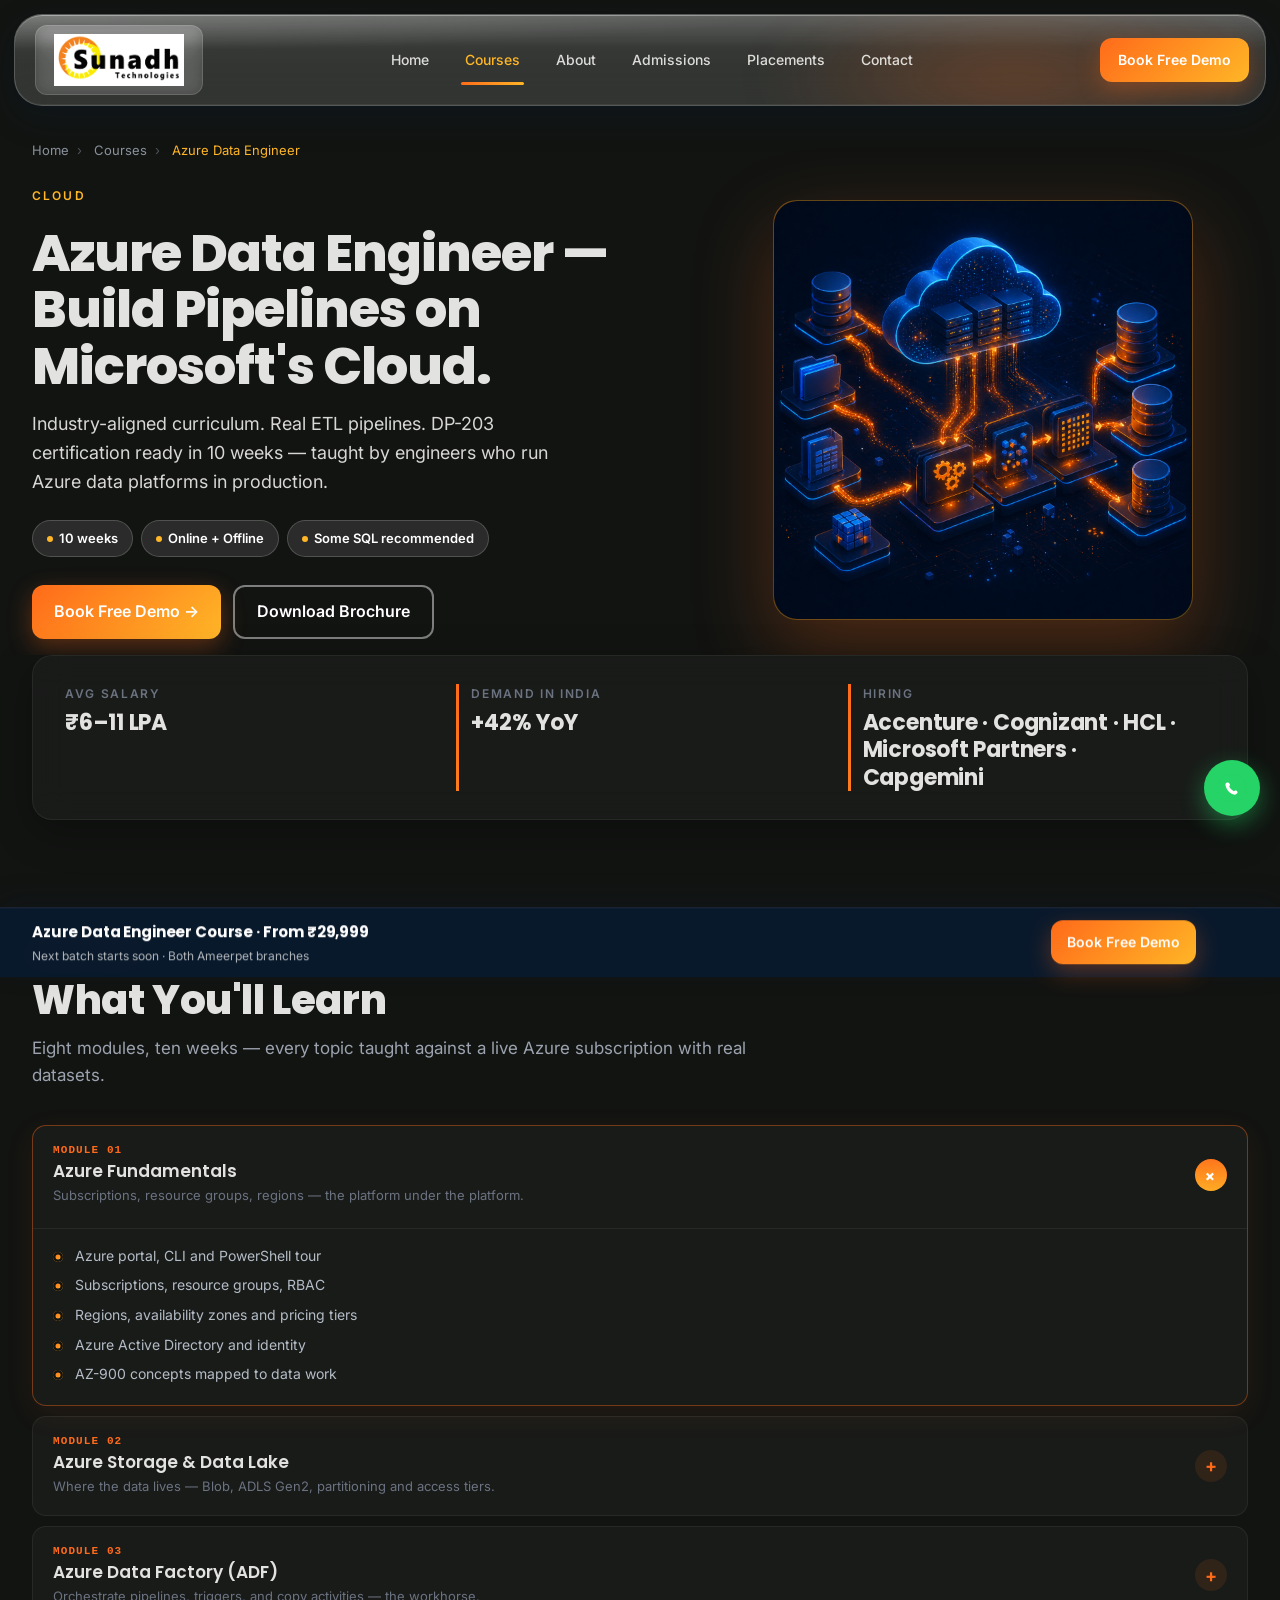
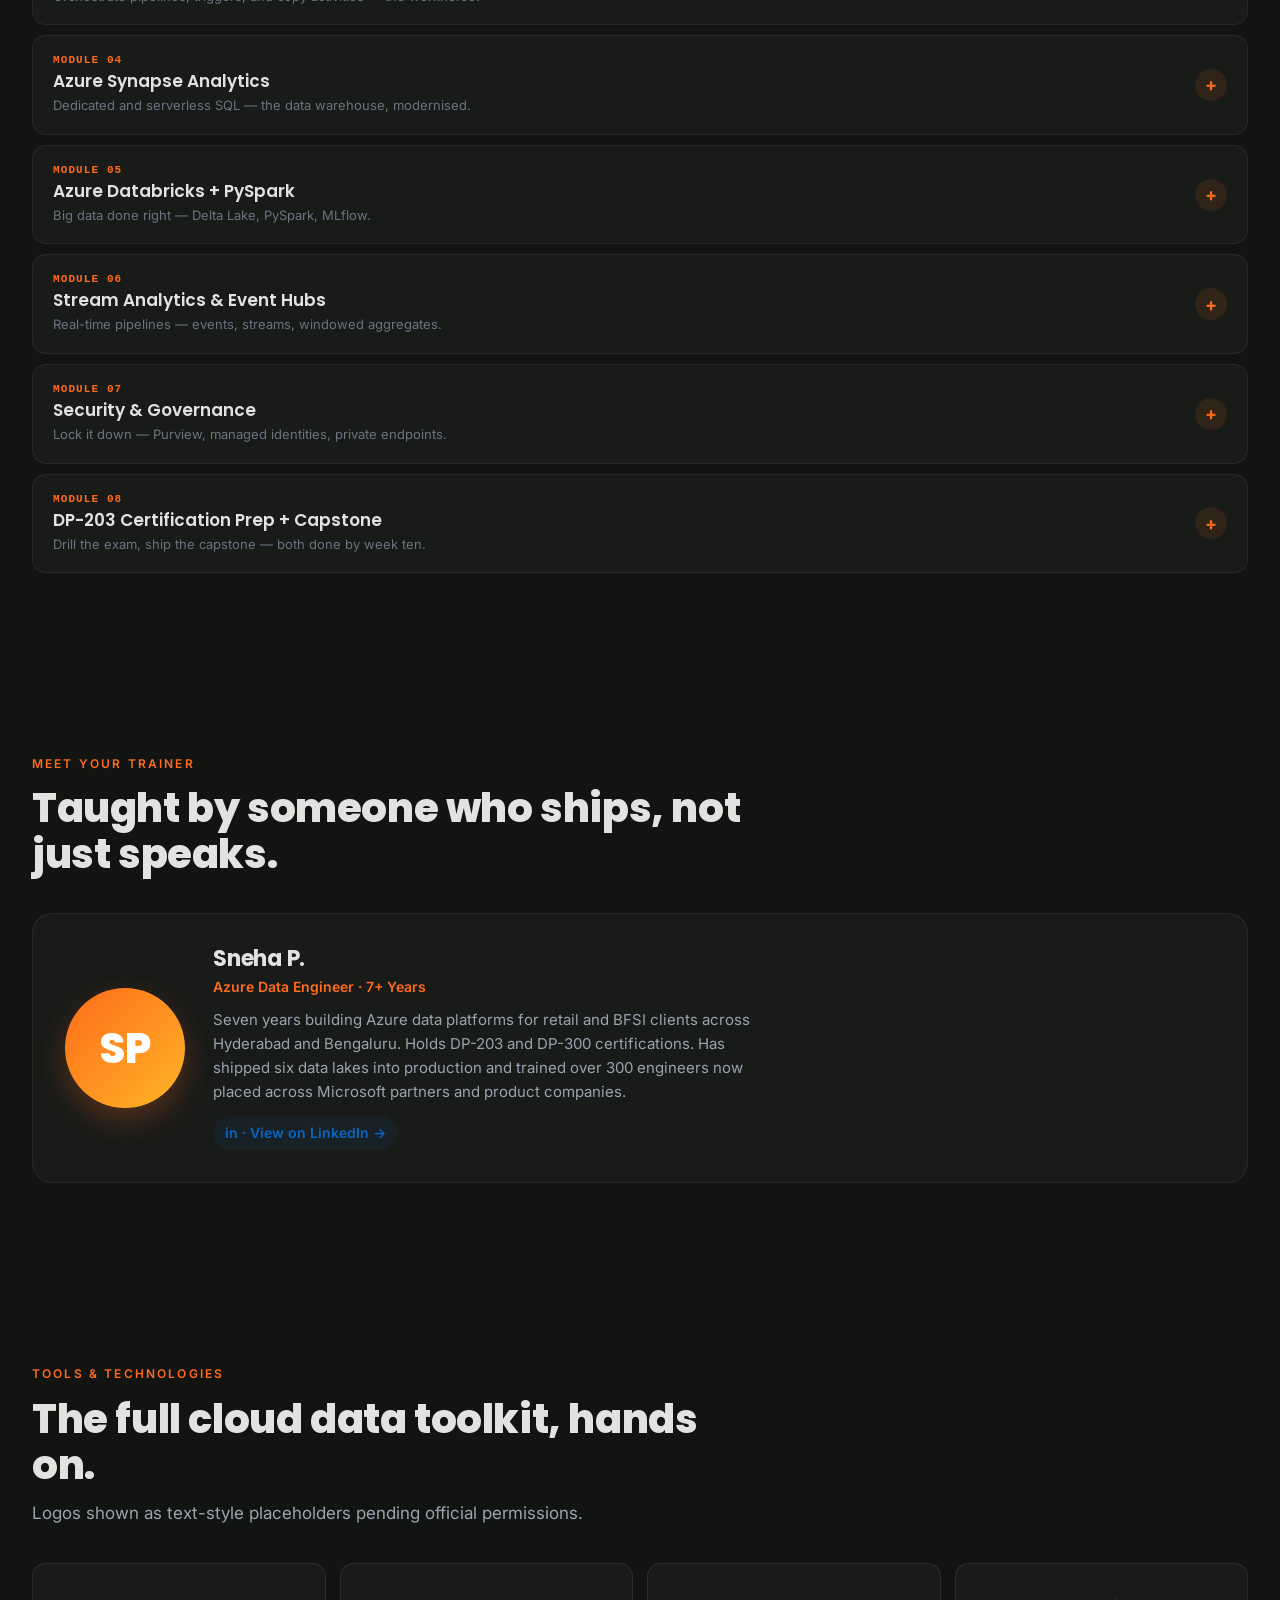
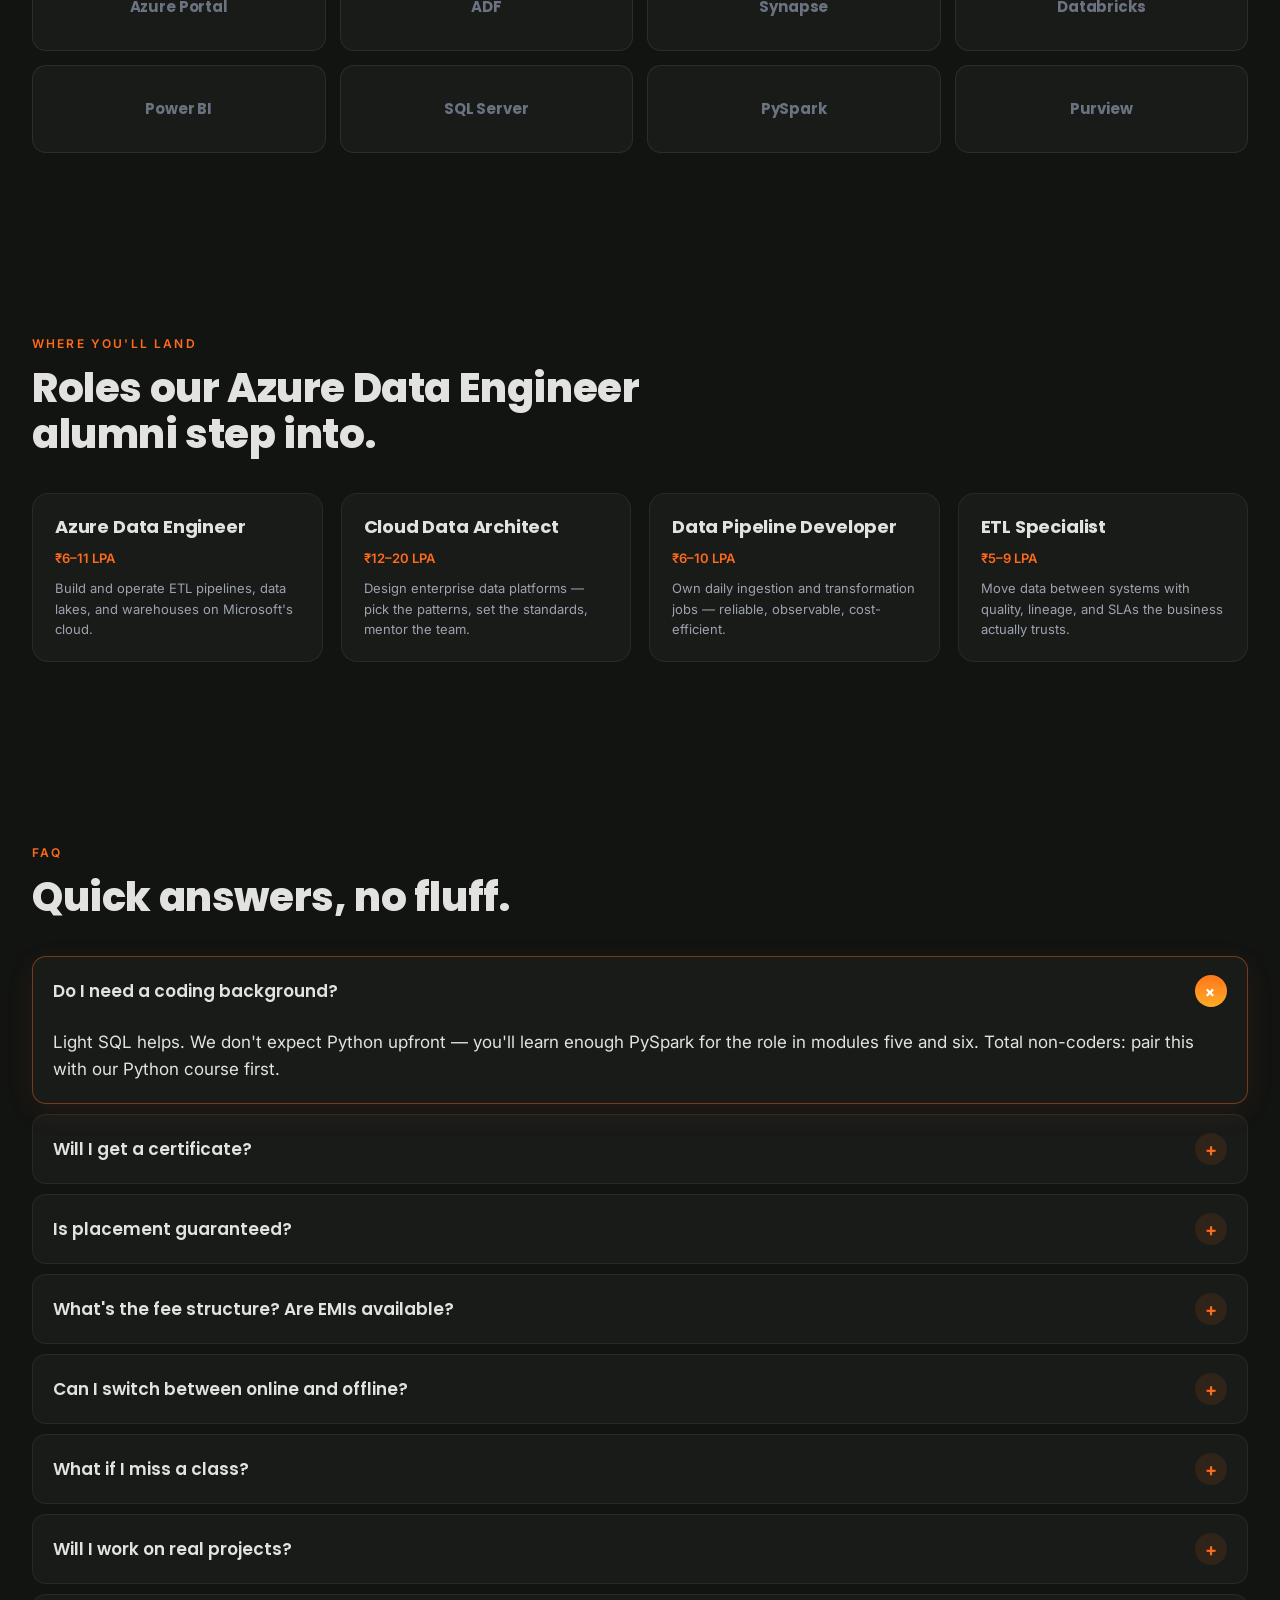
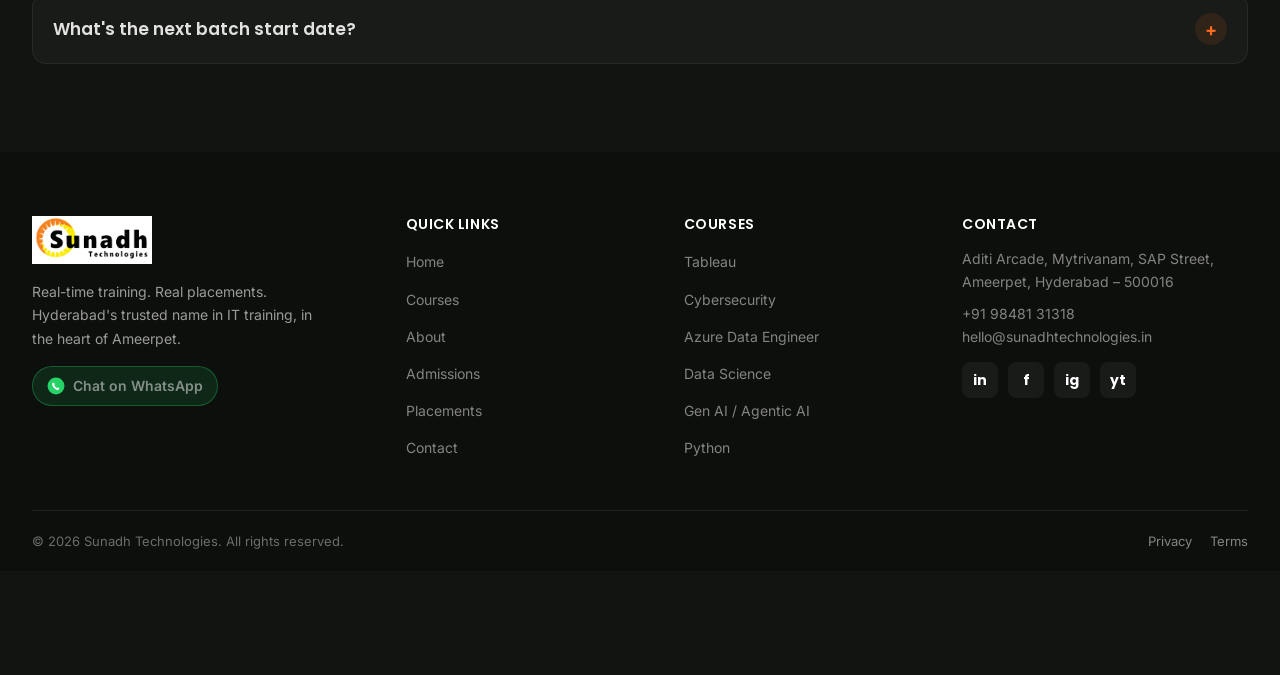
<file: courses/azure-data-engineer.html>
<!doctype html>
<html lang="en">
<head>
<meta charset="utf-8">
<meta name="viewport" content="width=device-width, initial-scale=1">
<title>Azure Data Engineer Course — Sunadh Technologies</title>
<meta name="description" content="Master Azure Data Engineering in 10 weeks. ADF, Synapse, Databricks, DP-203 prep. Sunadh Technologies, Ameerpet, Hyderabad.">
<link rel="icon" href="../assets/favicon.svg" type="image/svg+xml">
<link rel="stylesheet" href="../colors_and_type.css">
<link rel="stylesheet" href="../styles/components.css">
<link rel="stylesheet" href="../styles/course-detail.css">
<style>
/* ============ Dark Theme Overrides ============ */
body { background: #121412 !important; color: #e2e3e0; }
section, main, .trainer-section, .tools-section, .careers-section,
.faq-section, .curriculum-section, .stat-row-section {
  background: #121412 !important; color: #e2e3e0;
}
.section-header { background: transparent !important; border: none !important; backdrop-filter: none !important; }
.stat-card { background: rgba(255,255,255,0.03) !important; border: 1px solid rgba(255,255,255,0.06) !important; box-shadow: 0 12px 40px rgba(0,0,0,0.3) !important; backdrop-filter: blur(16px); }
.stat-label { color: #6b7280 !important; }
.stat-value { color: #e2e3e0 !important; }
.acc { background: rgba(255,255,255,0.03) !important; border: 1px solid rgba(255,255,255,0.06) !important; }
.acc.open { border-color: rgba(255,107,26,0.4) !important; box-shadow: 0 8px 30px rgba(255,107,26,0.08) !important; }
.acc-head { background: transparent !important; }
.acc-head .ttl { color: #e2e3e0 !important; }
.acc-head .desc { color: #6b7280 !important; }
.acc-head .num { color: #FF6B1A !important; }
.acc-body-inner { border-color: rgba(255,255,255,0.06) !important; }
.lesson-list li { color: #b4bcc6 !important; }
.lesson-list li::before { box-shadow: inset 0 0 0 2.5px #121412 !important; }
.tool-tile { background: rgba(255,255,255,0.03) !important; border: 1px solid rgba(255,255,255,0.08) !important; color: #6b7280 !important; filter: none !important; }
.tool-tile:hover { color: #e2e3e0 !important; border-color: rgba(255,107,26,0.4) !important; }
.trainer { background: rgba(255,255,255,0.03) !important; border: 1px solid rgba(255,255,255,0.06) !important; }
.trainer-info h3 { color: #e2e3e0 !important; }
.trainer-info p { color: #9ca3af !important; }
.career-card { background: rgba(255,255,255,0.03) !important; border: 1px solid rgba(255,255,255,0.06) !important; }
.career-card:hover { box-shadow: 0 12px 40px rgba(255,107,26,0.08) !important; border-color: rgba(255,107,26,0.3) !important; }
.career-card h3 { color: #e2e3e0 !important; }
.career-card .desc { color: #9ca3af !important; }
h1, h2, h3, h4 { color: #e2e3e0 !important; }
p, li, td { color: #b4bcc6; }
.section-head p, .sub { color: #9ca3af !important; }
.crumb { color: #8b929c; }
.crumb a { color: #8b929c !important; }
.crumb a:hover { color: #FF6B1A !important; }
input, select, textarea { background: rgba(255,255,255,0.05) !important; border: 1px solid rgba(255,255,255,0.15) !important; color: #e2e3e0 !important; }
input::placeholder, textarea::placeholder { color: rgba(255,255,255,0.3) !important; }
label { color: #b4bcc6 !important; }
footer { background: #0d0f0d !important; color: rgba(250,250,247,0.7); }
footer h4 { color: #fff !important; }
footer a { color: rgba(250,250,247,0.5) !important; }
footer a:hover { color: #FFB627 !important; }
.foot-bottom { border-color: rgba(255,255,255,0.08) !important; color: rgba(250,250,247,0.4); }
.foot-about { color: rgba(250,250,247,0.6) !important; }
.foot-contact-line, .foot-contact-line a { color: rgba(250,250,247,0.5) !important; }
.foot-social a { background: rgba(255,255,255,0.05) !important; color: #fff !important; }
</style>
</head>
<body>

<!-- NAVBAR -->
<header class="nav glass" id="nav">
  <div class="container nav-inner">
    <a href="../index.html" class="nav-logo"><img src="../assets/logo-new.png" alt="Sunadh Technologies" class="nav-logo-img"></a>
    <nav class="nav-links">
      <a href="../index.html">Home</a>
      <a href="../courses.html" class="active" aria-current="page">Courses</a>
      <a href="../about.html">About</a>
      <a href="../admissions.html">Admissions</a>
      <a href="../placements.html">Placements</a>
      <a href="../index.html#contact">Contact</a>
    </nav>
    <div style="display:flex;align-items:center;gap:8px">
      <a href="#enquiry" class="btn btn-primary nav-cta">Book Free Demo</a>
      <button class="nav-toggle" id="navToggle" aria-label="Open menu" aria-expanded="false">☰</button>
    </div>
  </div>
  <div class="mobile-menu" id="mobileMenu">
    <a href="../index.html">Home</a>
    <a href="../courses.html" class="active">Courses</a>
    <a href="../about.html">About</a>
    <a href="../admissions.html">Admissions</a>
    <a href="../placements.html">Placements</a>
    <a href="../index.html#contact">Contact</a>
  </div>
</header>

<!-- COURSE HERO -->
<section class="course-hero">
  <div class="container">
    <div class="crumb">
      <a href="../index.html">Home</a><span class="sep">›</span>
      <a href="../courses.html">Courses</a><span class="sep">›</span>
      <span class="here">Azure Data Engineer</span>
    </div>
    <div class="hero-grid">
      <div>
        <span class="eyebrow" style="color:var(--color-secondary)">Cloud</span>
        <h1>Azure Data Engineer — Build Pipelines on Microsoft's Cloud.</h1>
        <p class="lede">Industry-aligned curriculum. Real ETL pipelines. DP-203 certification ready in 10 weeks — taught by engineers who run Azure data platforms in production.</p>
        <div class="hero-pills">
          <span class="hero-pill">10 weeks</span>
          <span class="hero-pill">Online + Offline</span>
          <span class="hero-pill">Some SQL recommended</span>
        </div>
        <div class="hero-ctas">
          <a href="#enquiry" class="btn btn-primary">Book Free Demo →</a>
          <a href="#" class="btn btn-outline-light">Download Brochure</a>
        </div>
      </div>
      <div class="hero-illo-wrap">
        <div class="hero-illo" style="padding:0; overflow:hidden;">
          <img src="../assets/course-azure-hero.png" alt="Azure cloud data engineering visualization" style="width:100%; height:100%; object-fit:cover; border-radius:24px;">
        </div>
      </div>
    </div>
  </div>
</section>

<!-- STAT ROW -->
<section class="stat-row-section" style="padding:0 0 32px">
  <div class="container">
    <div class="stat-card">
      <div class="stat-item"><div class="stat-label">Avg Salary</div><div class="stat-value">₹6–11 LPA</div></div>
      <div class="stat-item"><div class="stat-label">Demand in India</div><div class="stat-value">+42% YoY</div></div>
      <div class="stat-item"><div class="stat-label">Hiring</div><div class="stat-value">Accenture · Cognizant · HCL · Microsoft Partners · Capgemini</div></div>
    </div>
  </div>
</section>

<!-- CURRICULUM ACCORDION -->
<section style="background:var(--color-bg)">
  <div class="container">
    <div class="section-header">
      <span class="eyebrow">Curriculum</span>
      <h2>What You'll Learn</h2>
      <p class="sub">Eight modules, ten weeks — every topic taught against a live Azure subscription with real datasets.</p>
    </div>
    <div class="acc-list" id="curriculum">
      <div class="acc"><button class="acc-head"><div><span class="num">MODULE 01</span><span class="ttl">Azure Fundamentals</span><div class="desc">Subscriptions, resource groups, regions — the platform under the platform.</div></div><span class="chev">+</span></button><div class="acc-body"><div class="acc-body-inner"><ul class="lesson-list"><li>Azure portal, CLI and PowerShell tour</li><li>Subscriptions, resource groups, RBAC</li><li>Regions, availability zones and pricing tiers</li><li>Azure Active Directory and identity</li><li>AZ-900 concepts mapped to data work</li></ul></div></div></div>
      <div class="acc"><button class="acc-head"><div><span class="num">MODULE 02</span><span class="ttl">Azure Storage & Data Lake</span><div class="desc">Where the data lives — Blob, ADLS Gen2, partitioning and access tiers.</div></div><span class="chev">+</span></button><div class="acc-body"><div class="acc-body-inner"><ul class="lesson-list"><li>Blob, File, Queue and Table storage</li><li>ADLS Gen2: hierarchical namespace and ACLs</li><li>Hot, cool, archive — choosing the right tier</li><li>Partitioning strategies for Parquet at scale</li><li>Lifecycle policies and cost optimization</li></ul></div></div></div>
      <div class="acc"><button class="acc-head"><div><span class="num">MODULE 03</span><span class="ttl">Azure Data Factory (ADF)</span><div class="desc">Orchestrate pipelines, triggers, and copy activities — the workhorse.</div></div><span class="chev">+</span></button><div class="acc-body"><div class="acc-body-inner"><ul class="lesson-list"><li>Linked services, datasets and pipelines</li><li>Copy activity, mapping data flows</li><li>Triggers: schedule, tumbling window, event</li><li>Parameterization and pipeline reuse</li><li>CI/CD with ADF and Azure DevOps</li></ul></div></div></div>
      <div class="acc"><button class="acc-head"><div><span class="num">MODULE 04</span><span class="ttl">Azure Synapse Analytics</span><div class="desc">Dedicated and serverless SQL — the data warehouse, modernised.</div></div><span class="chev">+</span></button><div class="acc-body"><div class="acc-body-inner"><ul class="lesson-list"><li>Synapse workspace, pools and pipelines</li><li>Dedicated SQL pool: distributions and indexes</li><li>Serverless SQL over data lake files</li><li>Synapse Notebooks with Spark</li><li>Query tuning and performance patterns</li></ul></div></div></div>
      <div class="acc"><button class="acc-head"><div><span class="num">MODULE 05</span><span class="ttl">Azure Databricks + PySpark</span><div class="desc">Big data done right — Delta Lake, PySpark, MLflow.</div></div><span class="chev">+</span></button><div class="acc-body"><div class="acc-body-inner"><ul class="lesson-list"><li>Databricks workspace and clusters</li><li>PySpark essentials: DataFrames, joins, UDFs</li><li>Delta Lake: ACID on data lakes</li><li>Notebook orchestration with workflows</li><li>MLflow tracking for data science workloads</li></ul></div></div></div>
      <div class="acc"><button class="acc-head"><div><span class="num">MODULE 06</span><span class="ttl">Stream Analytics & Event Hubs</span><div class="desc">Real-time pipelines — events, streams, windowed aggregates.</div></div><span class="chev">+</span></button><div class="acc-body"><div class="acc-body-inner"><ul class="lesson-list"><li>Event Hubs vs Service Bus vs IoT Hub</li><li>Stream Analytics queries and windows</li><li>Hot path vs cold path architectures</li><li>Output sinks: Power BI, ADLS, SQL</li><li>Building a real-time KPI dashboard</li></ul></div></div></div>
      <div class="acc"><button class="acc-head"><div><span class="num">MODULE 07</span><span class="ttl">Security & Governance</span><div class="desc">Lock it down — Purview, managed identities, private endpoints.</div></div><span class="chev">+</span></button><div class="acc-body"><div class="acc-body-inner"><ul class="lesson-list"><li>Managed identities and Key Vault</li><li>Private endpoints and VNet integration</li><li>Azure Purview: catalog, lineage, classification</li><li>Row-level and column-level security</li><li>Cost monitoring and budget alerts</li></ul></div></div></div>
      <div class="acc"><button class="acc-head"><div><span class="num">MODULE 08</span><span class="ttl">DP-203 Certification Prep + Capstone</span><div class="desc">Drill the exam, ship the capstone — both done by week ten.</div></div><span class="chev">+</span></button><div class="acc-body"><div class="acc-body-inner"><ul class="lesson-list"><li>DP-203 domain-by-domain breakdown</li><li>Mock exams with timed simulations</li><li>Capstone: end-to-end ETL pipeline (raw → curated → BI)</li><li>Code reviews and trainer feedback</li><li>Resume rebuild and mock interviews</li></ul></div></div></div>
    </div>
  </div>
</section>

<!-- MEET YOUR TRAINER -->
<section class="trainer-section">
  <div class="container">
    <div class="section-header"><span class="eyebrow">Meet Your Trainer</span><h2>Taught by someone who ships, not just speaks.</h2></div>
    <div class="trainer">
      <div class="trainer-ava">SP</div>
      <div class="trainer-info">
        <h3>Sneha P.</h3>
        <div class="role">Azure Data Engineer · 7+ Years</div>
        <p>Seven years building Azure data platforms for retail and BFSI clients across Hyderabad and Bengaluru. Holds DP-203 and DP-300 certifications. Has shipped six data lakes into production and trained over 300 engineers now placed across Microsoft partners and product companies.</p>
        <a href="#" class="li-link" aria-label="Sneha's LinkedIn">in&nbsp;·&nbsp;View on LinkedIn →</a>
      </div>
    </div>
  </div>
</section>

<!-- TOOLS -->
<section class="tools-section">
  <div class="container">
    <div class="section-header"><span class="eyebrow">Tools &amp; Technologies</span><h2>The full cloud data toolkit, hands on.</h2><p class="sub">Logos shown as text-style placeholders pending official permissions.</p></div>
    <div class="tools-grid">
      <div class="tool-tile">Azure Portal</div>
      <div class="tool-tile">ADF</div>
      <div class="tool-tile">Synapse</div>
      <div class="tool-tile">Databricks</div>
      <div class="tool-tile">Power BI</div>
      <div class="tool-tile">SQL Server</div>
      <div class="tool-tile">PySpark</div>
      <div class="tool-tile">Purview</div>
    </div>
  </div>
</section>

<!-- CAREER OUTCOMES -->
<section class="careers-section">
  <div class="container">
    <div class="section-header"><span class="eyebrow">Where You'll Land</span><h2>Roles our Azure Data Engineer alumni step into.</h2></div>
    <div class="careers-grid">
      <div class="career-card"><h3>Azure Data Engineer</h3><div class="salary">₹6–11 LPA</div><p class="desc">Build and operate ETL pipelines, data lakes, and warehouses on Microsoft's cloud.</p></div>
      <div class="career-card"><h3>Cloud Data Architect</h3><div class="salary">₹12–20 LPA</div><p class="desc">Design enterprise data platforms — pick the patterns, set the standards, mentor the team.</p></div>
      <div class="career-card"><h3>Data Pipeline Developer</h3><div class="salary">₹6–10 LPA</div><p class="desc">Own daily ingestion and transformation jobs — reliable, observable, cost-efficient.</p></div>
      <div class="career-card"><h3>ETL Specialist</h3><div class="salary">₹5–9 LPA</div><p class="desc">Move data between systems with quality, lineage, and SLAs the business actually trusts.</p></div>
    </div>
  </div>
</section>

<!-- FAQ -->
<section class="faq-section">
  <div class="container">
    <div class="section-header"><span class="eyebrow">FAQ</span><h2>Quick answers, no fluff.</h2></div>
    <div class="acc-list" id="faq">
      <div class="acc"><button class="acc-head"><div><span class="ttl">Do I need a coding background?</span></div><span class="chev">+</span></button><div class="acc-body"><div class="acc-body-inner" style="border:0;padding-top:0">Light SQL helps. We don't expect Python upfront — you'll learn enough PySpark for the role in modules five and six. Total non-coders: pair this with our Python course first.</div></div></div>
      <div class="acc"><button class="acc-head"><div><span class="ttl">Will I get a certificate?</span></div><span class="chev">+</span></button><div class="acc-body"><div class="acc-body-inner" style="border:0;padding-top:0">Yes — a Sunadh completion certificate after the capstone, plus dedicated prep for the official Microsoft DP-203 (Azure Data Engineer Associate) certification.</div></div></div>
      <div class="acc"><button class="acc-head"><div><span class="ttl">Is placement guaranteed?</span></div><span class="chev">+</span></button><div class="acc-body"><div class="acc-body-inner" style="border:0;padding-top:0">We offer 100% placement assistance — interview prep, resume reviews, and intros to 500+ hiring partners. We don't promise a job, but we set you up to land one.</div></div></div>
      <div class="acc"><button class="acc-head"><div><span class="ttl">What's the fee structure? Are EMIs available?</span></div><span class="chev">+</span></button><div class="acc-body"><div class="acc-body-inner" style="border:0;padding-top:0">Course starts from ₹29,999. No-cost EMIs available across major banks. Talk to a counselor for the latest plan and any active discounts.</div></div></div>
      <div class="acc"><button class="acc-head"><div><span class="ttl">Can I switch between online and offline?</span></div><span class="chev">+</span></button><div class="acc-body"><div class="acc-body-inner" style="border:0;padding-top:0">Yes. Every Azure batch runs hybrid — attend in classroom one week, online the next. Switch as your schedule needs, no extra fee.</div></div></div>
      <div class="acc"><button class="acc-head"><div><span class="ttl">What if I miss a class?</span></div><span class="chev">+</span></button><div class="acc-body"><div class="acc-body-inner" style="border:0;padding-top:0">Every session is recorded and shared the same evening. You can also sit in any other ongoing batch to recover that topic in person.</div></div></div>
      <div class="acc"><button class="acc-head"><div><span class="ttl">Will I work on real projects?</span></div><span class="chev">+</span></button><div class="acc-body"><div class="acc-body-inner" style="border:0;padding-top:0">Yes — a full end-to-end pipeline from ADLS through Databricks to Synapse and Power BI by week ten. Goes straight on your resume and GitHub.</div></div></div>
      <div class="acc"><button class="acc-head"><div><span class="ttl">What's the next batch start date?</span></div><span class="chev">+</span></button><div class="acc-body"><div class="acc-body-inner" style="border:0;padding-top:0">New weekday and weekend batches start every two weeks at both Ameerpet branches. Book a free demo and we'll share the next start date.</div></div></div>
    </div>
  </div>
</section>

<!-- FOOTER -->
<footer id="enquiry">
  <div class="container">
    <div class="foot-grid">
      <div>
        <div class="foot-logo"><img src="../assets/logo-new.png" alt="Sunadh Technologies" class="nav-logo-img"></div>
        <p class="foot-about">Real-time training. Real placements. Hyderabad's trusted name in IT training, in the heart of Ameerpet.</p>
        <a class="foot-wa" href="https://wa.me/919848131318"><img src="../assets/icon-whatsapp.svg" alt="">Chat on WhatsApp</a>
      </div>
      <div class="foot-col"><h4>Quick Links</h4><ul><li><a href="../index.html">Home</a></li><li><a href="../courses.html">Courses</a></li><li><a href="../index.html#about">About</a></li><li><a href="../index.html#enquiry">Admissions</a></li><li><a href="../index.html#placements">Placements</a></li><li><a href="../index.html#contact">Contact</a></li></ul></div>
      <div class="foot-col"><h4>Courses</h4><ul><li><a href="tableau.html">Tableau</a></li><li><a href="cybersecurity.html">Cybersecurity</a></li><li><a href="azure-data-engineer.html">Azure Data Engineer</a></li><li><a href="data-science.html">Data Science</a></li><li><a href="gen-ai.html">Gen AI / Agentic AI</a></li><li><a href="python.html">Python</a></li></ul></div>
      <div class="foot-col"><h4>Contact</h4><div class="foot-contact-line">Aditi Arcade, Mytrivanam, SAP Street,<br>Ameerpet, Hyderabad – 500016</div><div class="foot-contact-line" style="margin-top:10px"><a href="tel:+919848131318">+91 98481 31318</a></div><div class="foot-contact-line"><a href="mailto:hello@sunadhtechnologies.in">hello@sunadhtechnologies.in</a></div><div class="foot-social"><a href="#">in</a><a href="#">f</a><a href="#">ig</a><a href="#">yt</a></div></div>
    </div>
    <div class="foot-bottom"><div>© 2026 Sunadh Technologies. All rights reserved.</div><div style="display:flex;gap:18px"><a href="#">Privacy</a><a href="#">Terms</a></div></div>
  </div>
</footer>

<!-- STICKY BOTTOM CTA BAR -->
<div class="bottom-cta" id="bottomCTA" aria-hidden="true">
  <div class="container bottom-cta-inner">
    <div class="bottom-cta-text">
      <div class="top">Azure Data Engineer Course · From ₹29,999</div>
      <div class="bot">Next batch starts soon · Both Ameerpet branches</div>
    </div>
    <a href="#enquiry" class="btn btn-primary btn-sm">Book Free Demo</a>
  </div>
</div>

<a class="wa-float" href="https://wa.me/919848131318" target="_blank" rel="noopener" aria-label="Chat with Sunadh on WhatsApp"><img src="../assets/icon-whatsapp.svg" alt=""></a>

<script src="../js/nav.js"></script>
<script src="../js/accordion.js"></script>
<script>
  // Sticky bottom CTA — show after scrolling past hero
  const bar=document.getElementById('bottomCTA');
  const showAt=560;
  const updateBar=()=>{
    const show=window.scrollY>showAt;
    bar.classList.toggle('show',show);
    bar.setAttribute('aria-hidden',show?'false':'true');
  };
  window.addEventListener('scroll',updateBar,{passive:true});updateBar();
</script>

</body>
</html>
</file>
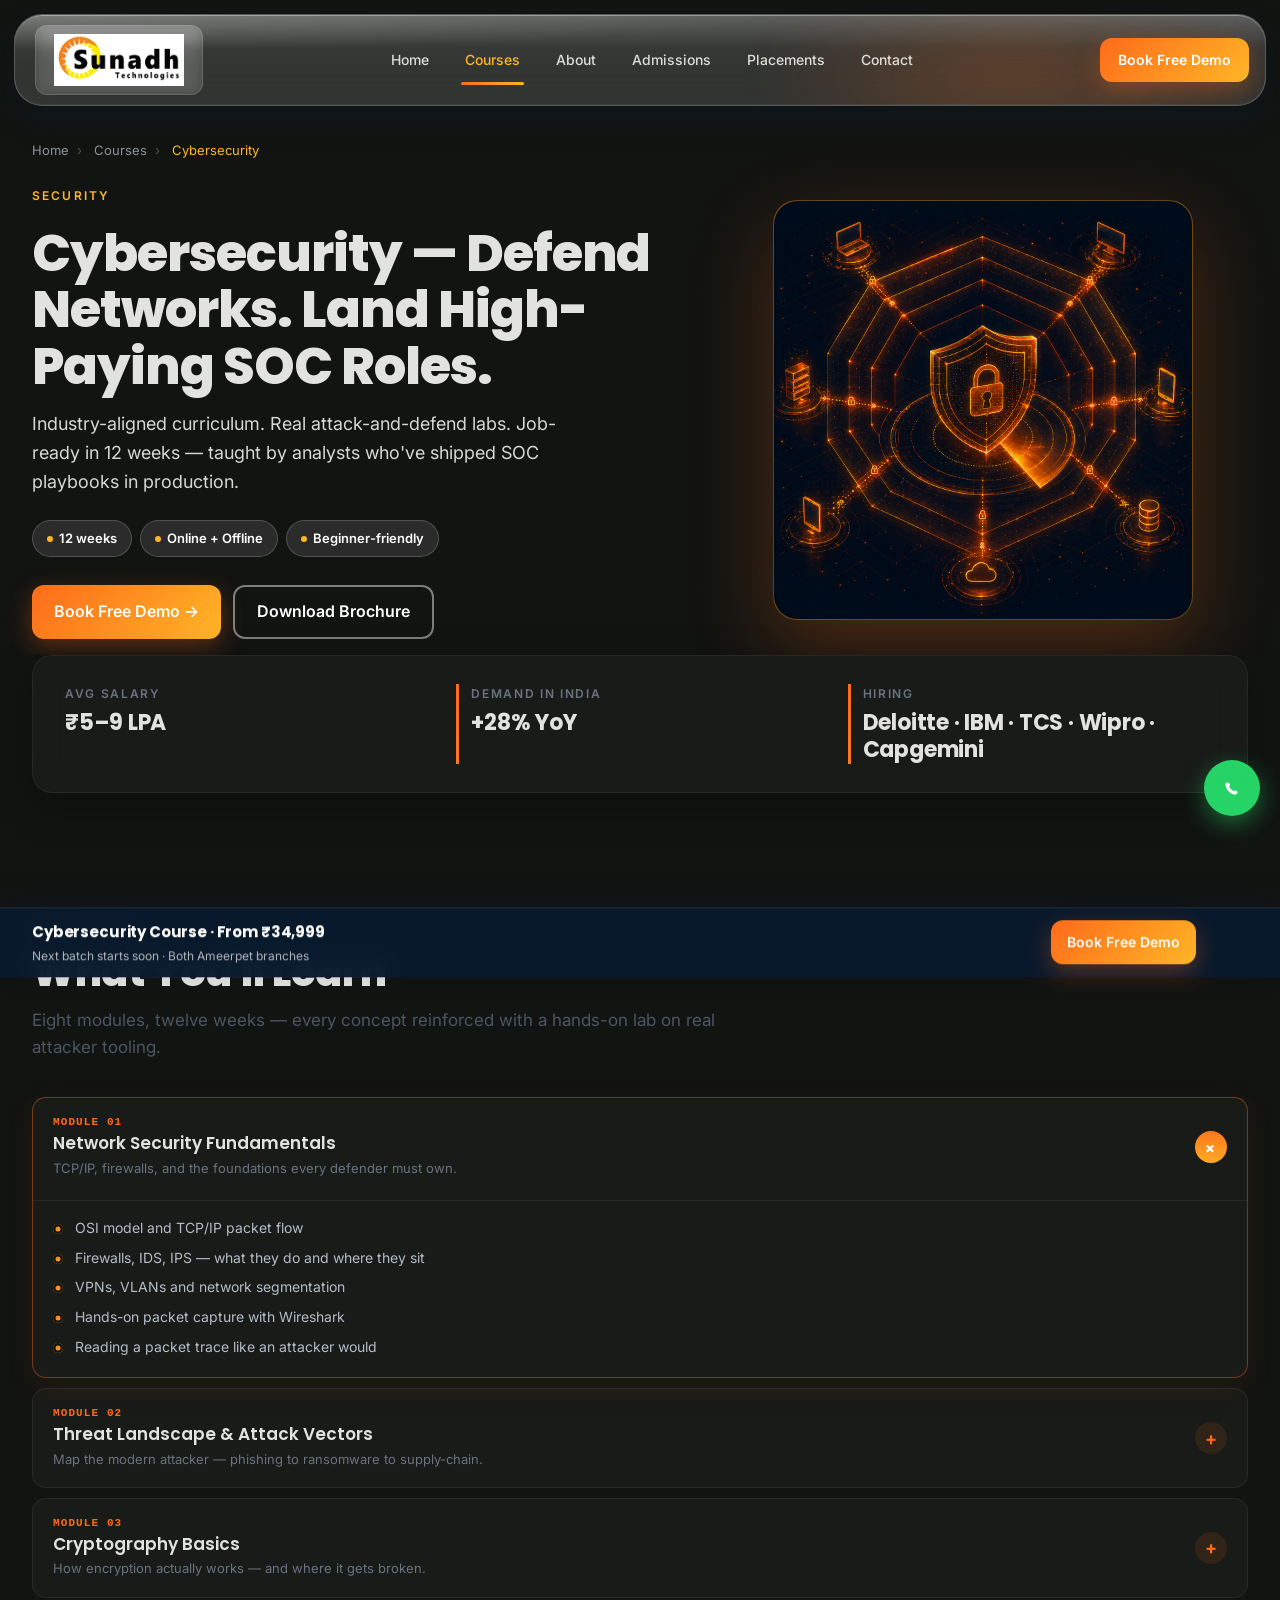
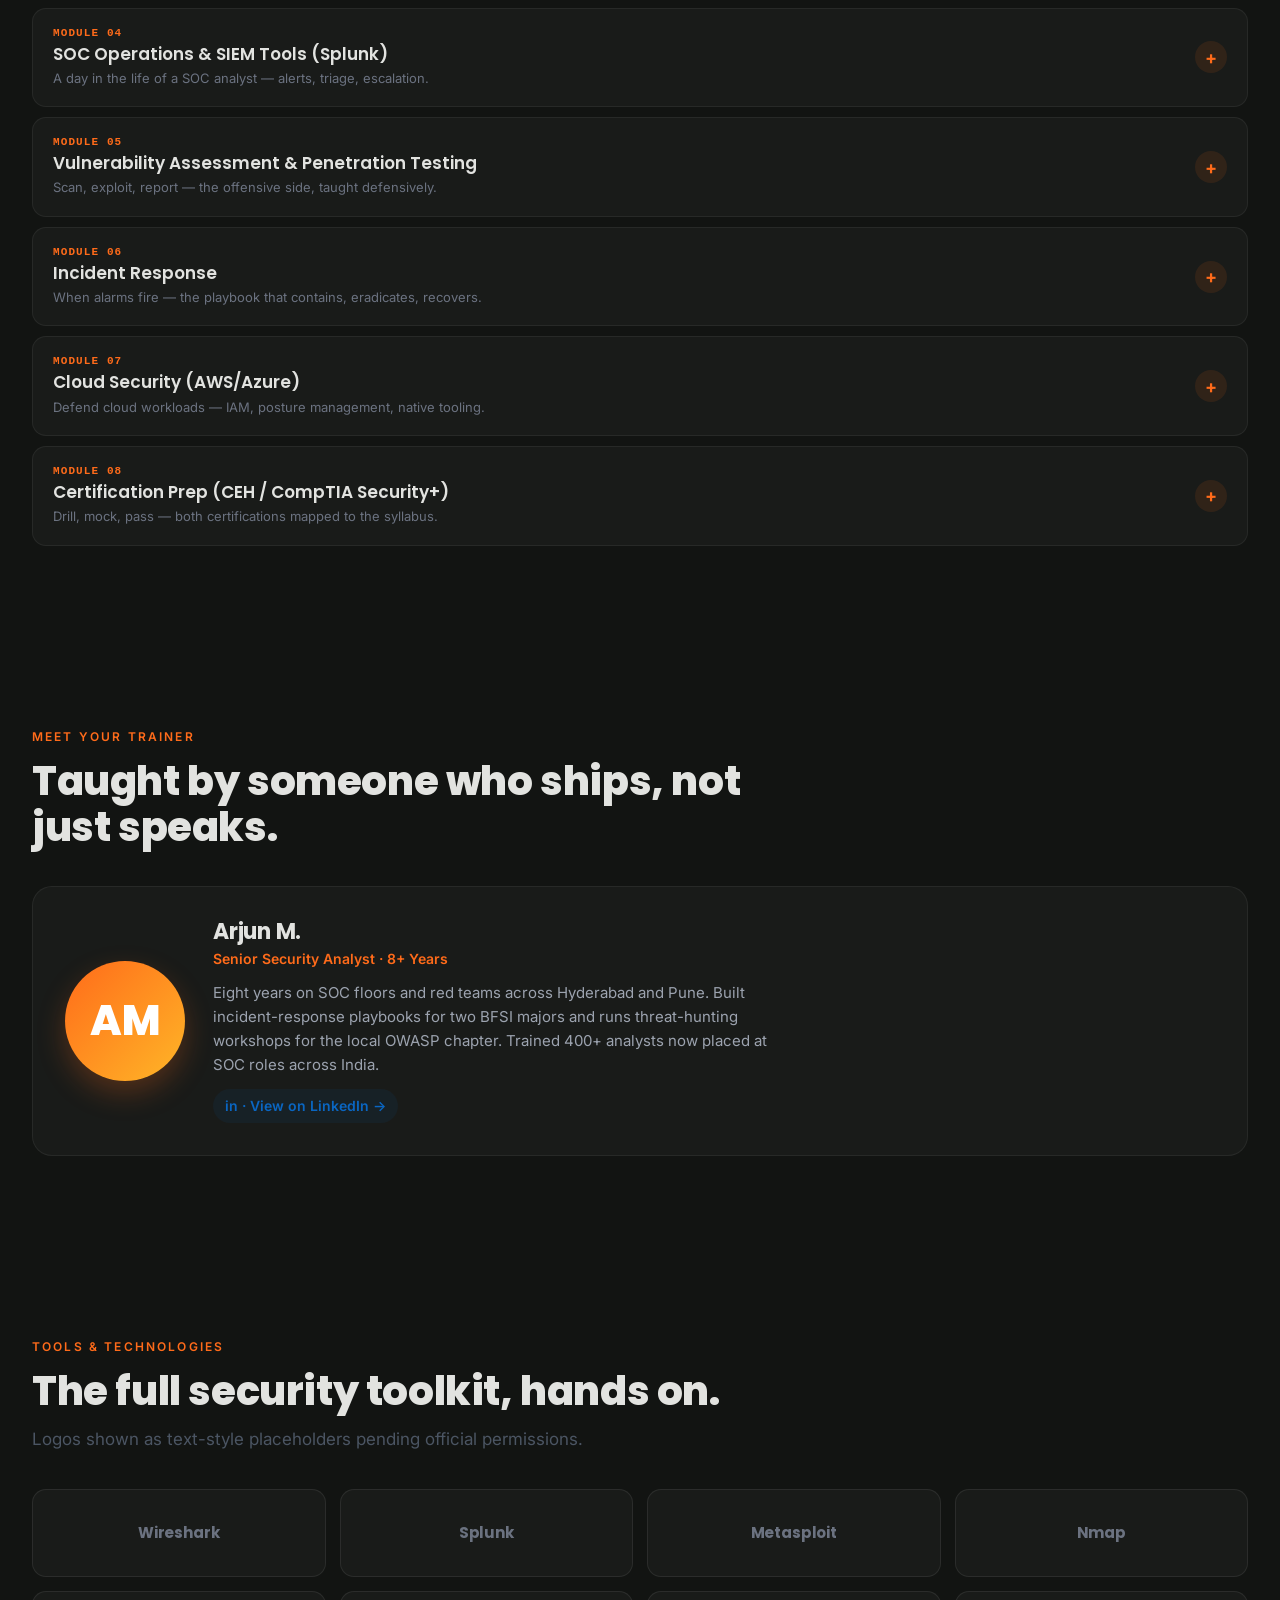
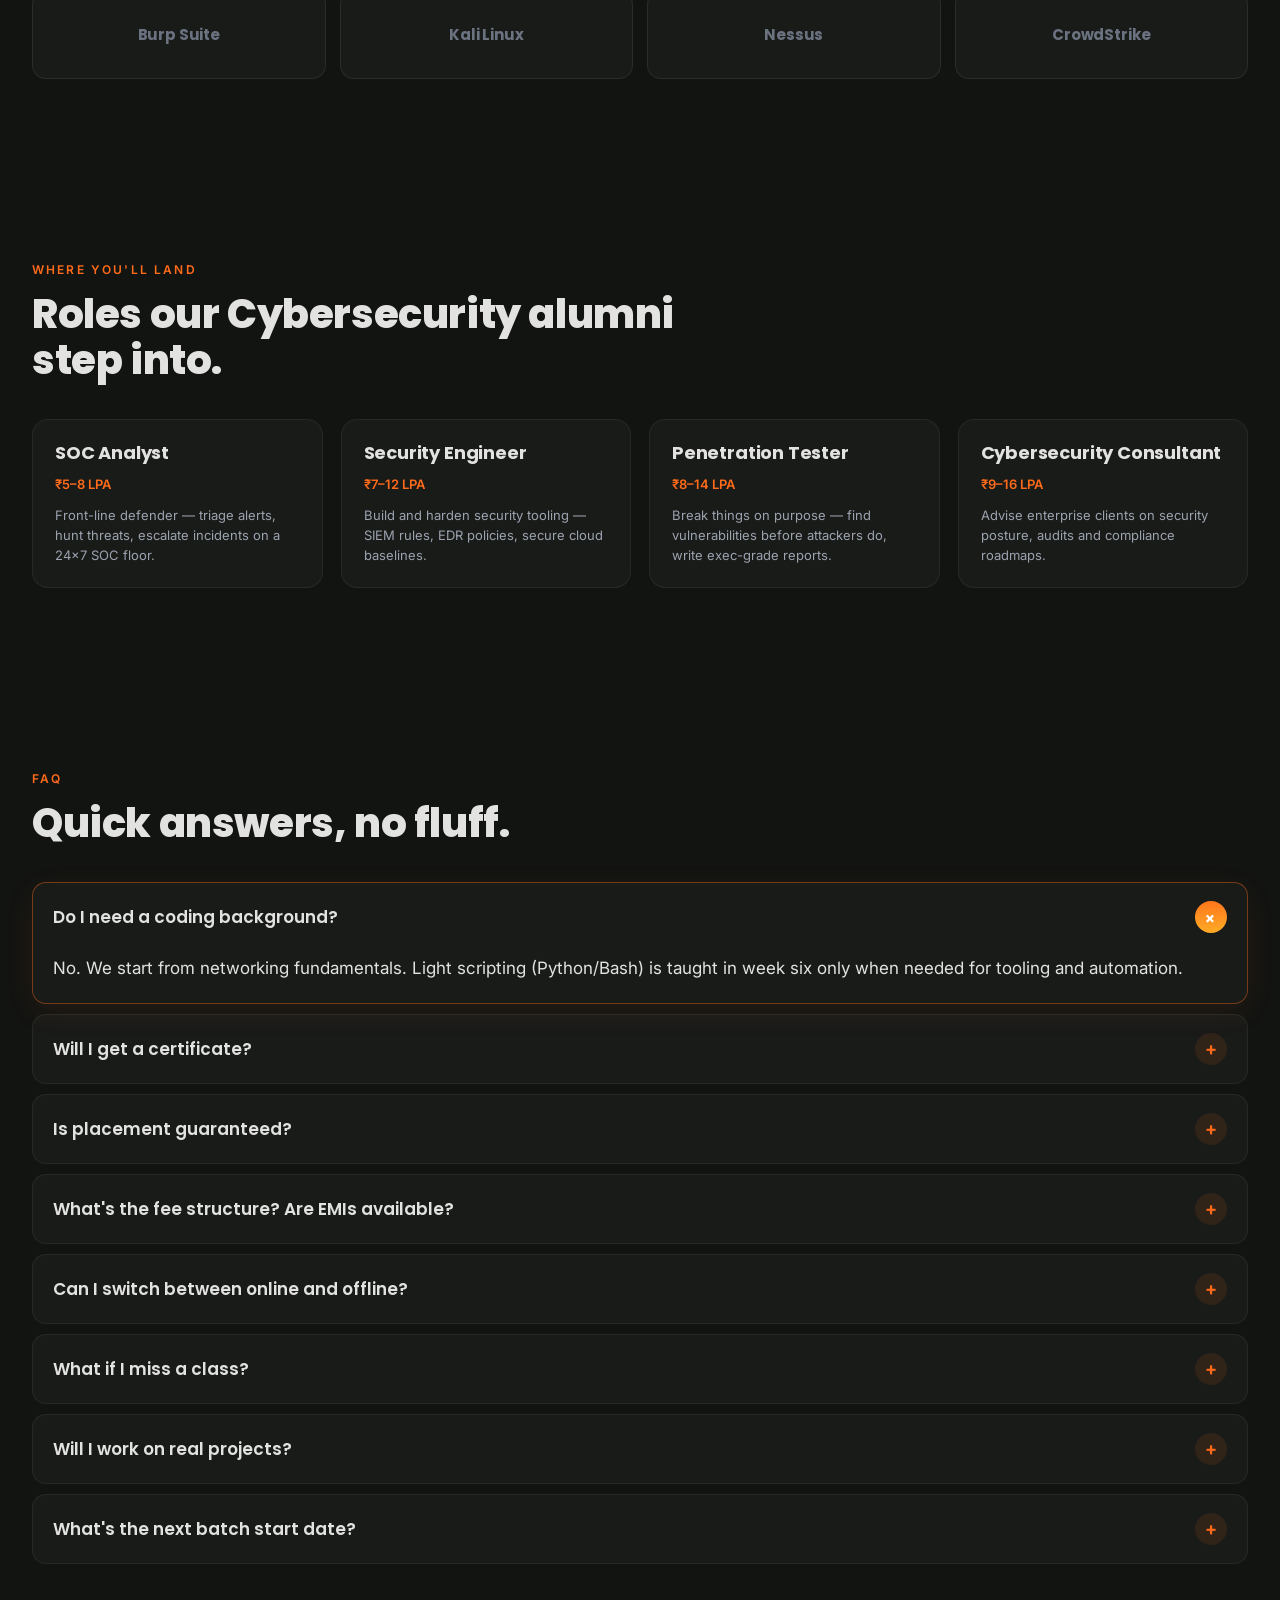
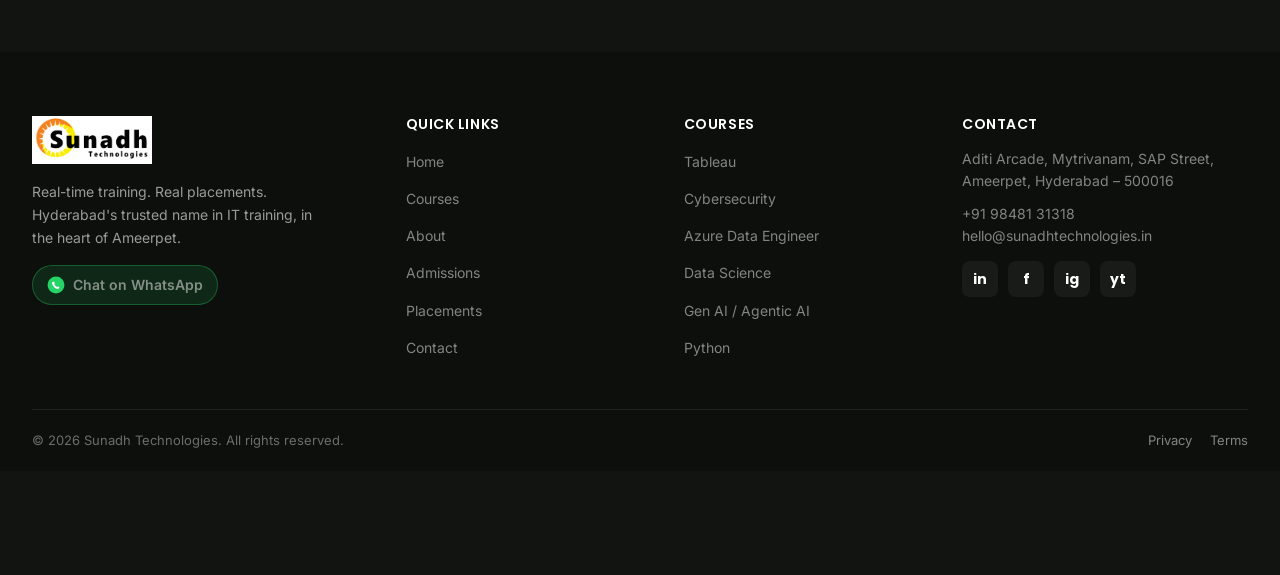
<file: courses/cybersecurity.html>
<!doctype html>
<html lang="en">
<head>
<meta charset="utf-8">
<meta name="viewport" content="width=device-width, initial-scale=1">
<title>Cybersecurity Course — Sunadh Technologies</title>
<meta name="description" content="Master Cybersecurity in 12 weeks. SOC Analyst, Penetration Tester, Security Engineer roles. Sunadh Technologies, Ameerpet, Hyderabad.">
<link rel="icon" href="../assets/favicon.svg" type="image/svg+xml">
<link rel="stylesheet" href="../colors_and_type.css">
<link rel="stylesheet" href="../styles/components.css">
<link rel="stylesheet" href="../styles/course-detail.css">
<style>
/* ============ Dark Theme Overrides ============ */
body { background: #121412 !important; color: #e2e3e0; }
section, main, .trainer-section, .tools-section, .careers-section,
.faq-section, .curriculum-section, .stat-row-section {
  background: #121412 !important; color: #e2e3e0;
}
.section-header { background: transparent !important; border: none !important; backdrop-filter: none !important; }
.stat-card {
  background: rgba(255,255,255,0.03) !important;
  border: 1px solid rgba(255,255,255,0.06) !important;
  box-shadow: 0 12px 40px rgba(0,0,0,0.3) !important;
  backdrop-filter: blur(16px);
}
.stat-label { color: #6b7280 !important; }
.stat-value { color: #e2e3e0 !important; }
.acc {
  background: rgba(255,255,255,0.03) !important;
  border: 1px solid rgba(255,255,255,0.06) !important;
}
.acc.open { border-color: rgba(255,107,26,0.4) !important; box-shadow: 0 8px 30px rgba(255,107,26,0.08) !important; }
.acc-head { background: transparent !important; }
.acc-head .ttl { color: #e2e3e0 !important; }
.acc-head .desc { color: #6b7280 !important; }
.acc-head .num { color: #FF6B1A !important; }
.acc-body-inner { border-color: rgba(255,255,255,0.06) !important; }
.lesson-list li { color: #b4bcc6 !important; }
.lesson-list li::before { box-shadow: inset 0 0 0 2.5px #121412 !important; }
.tool-tile {
  background: rgba(255,255,255,0.03) !important;
  border: 1px solid rgba(255,255,255,0.08) !important;
  color: #6b7280 !important; filter: none !important;
}
.tool-tile:hover { color: #e2e3e0 !important; border-color: rgba(255,107,26,0.4) !important; }
.trainer {
  background: rgba(255,255,255,0.03) !important;
  border: 1px solid rgba(255,255,255,0.06) !important;
}
.trainer-info h3 { color: #e2e3e0 !important; }
.trainer-info p { color: #9ca3af !important; }
.career-card {
  background: rgba(255,255,255,0.03) !important;
  border: 1px solid rgba(255,255,255,0.06) !important;
}
.career-card:hover { box-shadow: 0 12px 40px rgba(255,107,26,0.08) !important; border-color: rgba(255,107,26,0.3) !important; }
.career-card h3 { color: #e2e3e0 !important; }
.career-card .desc { color: #9ca3af !important; }
h1, h2, h3, h4 { color: #e2e3e0 !important; }
p, li, td { color: #b4bcc6; }
.section-head p { color: #9ca3af !important; }
.crumb { color: #8b929c; }
.crumb a { color: #8b929c !important; }
.crumb a:hover { color: #FF6B1A !important; }
input, select, textarea {
  background: rgba(255,255,255,0.05) !important;
  border: 1px solid rgba(255,255,255,0.15) !important;
  color: #e2e3e0 !important;
}
input::placeholder, textarea::placeholder { color: rgba(255,255,255,0.3) !important; }
label { color: #b4bcc6 !important; }
footer { background: #0d0f0d !important; color: rgba(250,250,247,0.7); }
footer h4 { color: #fff !important; }
footer a { color: rgba(250,250,247,0.5) !important; }
footer a:hover { color: #FFB627 !important; }
.foot-bottom { border-color: rgba(255,255,255,0.08) !important; color: rgba(250,250,247,0.4); }
.foot-about { color: rgba(250,250,247,0.6) !important; }
.foot-contact-line, .foot-contact-line a { color: rgba(250,250,247,0.5) !important; }
.foot-social a { background: rgba(255,255,255,0.05) !important; color: #fff !important; }
</style>
</head>
<body>

<!-- NAVBAR -->
<header class="nav glass" id="nav">
  <div class="container nav-inner">
    <a href="../index.html" class="nav-logo"><img src="../assets/logo-new.png" alt="Sunadh Technologies" class="nav-logo-img"></a>
    <nav class="nav-links">
      <a href="../index.html">Home</a>
      <a href="../courses.html" class="active" aria-current="page">Courses</a>
      <a href="../about.html">About</a>
      <a href="../admissions.html">Admissions</a>
      <a href="../placements.html">Placements</a>
      <a href="../index.html#contact">Contact</a>
    </nav>
    <div style="display:flex;align-items:center;gap:8px">
      <a href="#enquiry" class="btn btn-primary nav-cta">Book Free Demo</a>
      <button class="nav-toggle" id="navToggle" aria-label="Open menu" aria-expanded="false">☰</button>
    </div>
  </div>
  <div class="mobile-menu" id="mobileMenu">
    <a href="../index.html">Home</a>
    <a href="../courses.html" class="active">Courses</a>
    <a href="../about.html">About</a>
    <a href="../admissions.html">Admissions</a>
    <a href="../placements.html">Placements</a>
    <a href="../index.html#contact">Contact</a>
  </div>
</header>

<!-- COURSE HERO -->
<section class="course-hero">
  <div class="container">
    <div class="crumb">
      <a href="../index.html">Home</a><span class="sep">›</span>
      <a href="../courses.html">Courses</a><span class="sep">›</span>
      <span class="here">Cybersecurity</span>
    </div>
    <div class="hero-grid">
      <div>
        <span class="eyebrow" style="color:var(--color-secondary)">Security</span>
        <h1>Cybersecurity — Defend Networks. Land High-Paying SOC Roles.</h1>
        <p class="lede">Industry-aligned curriculum. Real attack-and-defend labs. Job-ready in 12 weeks — taught by analysts who've shipped SOC playbooks in production.</p>
        <div class="hero-pills">
          <span class="hero-pill">12 weeks</span>
          <span class="hero-pill">Online + Offline</span>
          <span class="hero-pill">Beginner-friendly</span>
        </div>
        <div class="hero-ctas">
          <a href="#enquiry" class="btn btn-primary">Book Free Demo →</a>
          <a href="#" class="btn btn-outline-light">Download Brochure</a>
        </div>
      </div>
      <div class="hero-illo-wrap">
        <div class="hero-illo" style="padding:0; overflow:hidden;">
          <img src="../assets/course-cybersecurity-hero.png" alt="Cybersecurity shield and network visualization" style="width:100%; height:100%; object-fit:cover; border-radius:24px;">
        </div>
      </div>
    </div>
  </div>
</section>

<!-- STAT ROW -->
<section class="stat-row-section" style="padding:0 0 32px">
  <div class="container">
    <div class="stat-card">
      <div class="stat-item"><div class="stat-label">Avg Salary</div><div class="stat-value">₹5–9 LPA</div></div>
      <div class="stat-item"><div class="stat-label">Demand in India</div><div class="stat-value">+28% YoY</div></div>
      <div class="stat-item"><div class="stat-label">Hiring</div><div class="stat-value">Deloitte · IBM · TCS · Wipro · Capgemini</div></div>
    </div>
  </div>
</section>

<!-- CURRICULUM ACCORDION -->
<section style="background:var(--color-bg)">
  <div class="container">
    <div class="section-header">
      <span class="eyebrow">Curriculum</span>
      <h2>What You'll Learn</h2>
      <p class="sub">Eight modules, twelve weeks — every concept reinforced with a hands-on lab on real attacker tooling.</p>
    </div>
    <div class="acc-list" id="curriculum">
      <div class="acc"><button class="acc-head"><div><span class="num">MODULE 01</span><span class="ttl">Network Security Fundamentals</span><div class="desc">TCP/IP, firewalls, and the foundations every defender must own.</div></div><span class="chev">+</span></button><div class="acc-body"><div class="acc-body-inner"><ul class="lesson-list"><li>OSI model and TCP/IP packet flow</li><li>Firewalls, IDS, IPS — what they do and where they sit</li><li>VPNs, VLANs and network segmentation</li><li>Hands-on packet capture with Wireshark</li><li>Reading a packet trace like an attacker would</li></ul></div></div></div>
      <div class="acc"><button class="acc-head"><div><span class="num">MODULE 02</span><span class="ttl">Threat Landscape & Attack Vectors</span><div class="desc">Map the modern attacker — phishing to ransomware to supply-chain.</div></div><span class="chev">+</span></button><div class="acc-body"><div class="acc-body-inner"><ul class="lesson-list"><li>Top OWASP risks explained with real CVEs</li><li>Phishing, social engineering and credential theft</li><li>Ransomware kill chain, walked end-to-end</li><li>Supply-chain and insider-threat case studies</li><li>MITRE ATT&CK framework — the analyst's map</li></ul></div></div></div>
      <div class="acc"><button class="acc-head"><div><span class="num">MODULE 03</span><span class="ttl">Cryptography Basics</span><div class="desc">How encryption actually works — and where it gets broken.</div></div><span class="chev">+</span></button><div class="acc-body"><div class="acc-body-inner"><ul class="lesson-list"><li>Symmetric vs asymmetric cryptography</li><li>Hashing, digital signatures and PKI</li><li>TLS handshake, decoded step by step</li><li>Common crypto failures in production code</li><li>Key management and HSM fundamentals</li></ul></div></div></div>
      <div class="acc"><button class="acc-head"><div><span class="num">MODULE 04</span><span class="ttl">SOC Operations & SIEM Tools (Splunk)</span><div class="desc">A day in the life of a SOC analyst — alerts, triage, escalation.</div></div><span class="chev">+</span></button><div class="acc-body"><div class="acc-body-inner"><ul class="lesson-list"><li>SOC tiers and the analyst workflow</li><li>Splunk: searches, dashboards, alerts</li><li>Writing SPL queries that surface real threats</li><li>Triage and incident escalation playbooks</li><li>Threat hunting with Splunk Enterprise Security</li></ul></div></div></div>
      <div class="acc"><button class="acc-head"><div><span class="num">MODULE 05</span><span class="ttl">Vulnerability Assessment & Penetration Testing</span><div class="desc">Scan, exploit, report — the offensive side, taught defensively.</div></div><span class="chev">+</span></button><div class="acc-body"><div class="acc-body-inner"><ul class="lesson-list"><li>Reconnaissance with Nmap and OSINT tooling</li><li>Vulnerability scanning with Nessus</li><li>Exploitation with Metasploit framework</li><li>Web app testing with Burp Suite</li><li>Writing a clear, executive-grade pentest report</li></ul></div></div></div>
      <div class="acc"><button class="acc-head"><div><span class="num">MODULE 06</span><span class="ttl">Incident Response</span><div class="desc">When alarms fire — the playbook that contains, eradicates, recovers.</div></div><span class="chev">+</span></button><div class="acc-body"><div class="acc-body-inner"><ul class="lesson-list"><li>NIST IR lifecycle: prepare → recover → review</li><li>Forensic evidence collection and chain-of-custody</li><li>Containment vs eradication trade-offs</li><li>Post-incident reports and lessons learned</li><li>Tabletop exercise: live ransomware simulation</li></ul></div></div></div>
      <div class="acc"><button class="acc-head"><div><span class="num">MODULE 07</span><span class="ttl">Cloud Security (AWS/Azure)</span><div class="desc">Defend cloud workloads — IAM, posture management, native tooling.</div></div><span class="chev">+</span></button><div class="acc-body"><div class="acc-body-inner"><ul class="lesson-list"><li>Shared responsibility model — who owns what</li><li>IAM in AWS and Azure, the right way</li><li>CSPM, CWPP and the cloud security stack</li><li>Native tools: GuardDuty, Defender for Cloud</li><li>Securing CI/CD and infrastructure-as-code</li></ul></div></div></div>
      <div class="acc"><button class="acc-head"><div><span class="num">MODULE 08</span><span class="ttl">Certification Prep (CEH / CompTIA Security+)</span><div class="desc">Drill, mock, pass — both certifications mapped to the syllabus.</div></div><span class="chev">+</span></button><div class="acc-body"><div class="acc-body-inner"><ul class="lesson-list"><li>CEH v12 domain-by-domain coverage</li><li>CompTIA Security+ exam objectives walkthrough</li><li>Mock exams with timed simulations</li><li>Resume polish and LinkedIn rebuild</li><li>Mock interview rounds with hiring panelists</li></ul></div></div></div>
    </div>
  </div>
</section>

<!-- MEET YOUR TRAINER -->
<section class="trainer-section">
  <div class="container">
    <div class="section-header"><span class="eyebrow">Meet Your Trainer</span><h2>Taught by someone who ships, not just speaks.</h2></div>
    <div class="trainer">
      <div class="trainer-ava">AM</div>
      <div class="trainer-info">
        <h3>Arjun M.</h3>
        <div class="role">Senior Security Analyst · 8+ Years</div>
        <p>Eight years on SOC floors and red teams across Hyderabad and Pune. Built incident-response playbooks for two BFSI majors and runs threat-hunting workshops for the local OWASP chapter. Trained 400+ analysts now placed at SOC roles across India.</p>
        <a href="#" class="li-link" aria-label="Arjun's LinkedIn">in&nbsp;·&nbsp;View on LinkedIn →</a>
      </div>
    </div>
  </div>
</section>

<!-- TOOLS -->
<section class="tools-section">
  <div class="container">
    <div class="section-header"><span class="eyebrow">Tools &amp; Technologies</span><h2>The full security toolkit, hands on.</h2><p class="sub">Logos shown as text-style placeholders pending official permissions.</p></div>
    <div class="tools-grid">
      <div class="tool-tile">Wireshark</div>
      <div class="tool-tile">Splunk</div>
      <div class="tool-tile">Metasploit</div>
      <div class="tool-tile">Nmap</div>
      <div class="tool-tile">Burp Suite</div>
      <div class="tool-tile">Kali Linux</div>
      <div class="tool-tile">Nessus</div>
      <div class="tool-tile">CrowdStrike</div>
    </div>
  </div>
</section>

<!-- CAREER OUTCOMES -->
<section class="careers-section">
  <div class="container">
    <div class="section-header"><span class="eyebrow">Where You'll Land</span><h2>Roles our Cybersecurity alumni step into.</h2></div>
    <div class="careers-grid">
      <div class="career-card"><h3>SOC Analyst</h3><div class="salary">₹5–8 LPA</div><p class="desc">Front-line defender — triage alerts, hunt threats, escalate incidents on a 24×7 SOC floor.</p></div>
      <div class="career-card"><h3>Security Engineer</h3><div class="salary">₹7–12 LPA</div><p class="desc">Build and harden security tooling — SIEM rules, EDR policies, secure cloud baselines.</p></div>
      <div class="career-card"><h3>Penetration Tester</h3><div class="salary">₹8–14 LPA</div><p class="desc">Break things on purpose — find vulnerabilities before attackers do, write exec-grade reports.</p></div>
      <div class="career-card"><h3>Cybersecurity Consultant</h3><div class="salary">₹9–16 LPA</div><p class="desc">Advise enterprise clients on security posture, audits and compliance roadmaps.</p></div>
    </div>
  </div>
</section>

<!-- FAQ -->
<section class="faq-section">
  <div class="container">
    <div class="section-header"><span class="eyebrow">FAQ</span><h2>Quick answers, no fluff.</h2></div>
    <div class="acc-list" id="faq">
      <div class="acc"><button class="acc-head"><div><span class="ttl">Do I need a coding background?</span></div><span class="chev">+</span></button><div class="acc-body"><div class="acc-body-inner" style="border:0;padding-top:0">No. We start from networking fundamentals. Light scripting (Python/Bash) is taught in week six only when needed for tooling and automation.</div></div></div>
      <div class="acc"><button class="acc-head"><div><span class="ttl">Will I get a certificate?</span></div><span class="chev">+</span></button><div class="acc-body"><div class="acc-body-inner" style="border:0;padding-top:0">Yes — a Sunadh completion certificate after the capstone, plus we prep you for two industry certifications: CEH v12 and CompTIA Security+.</div></div></div>
      <div class="acc"><button class="acc-head"><div><span class="ttl">Is placement guaranteed?</span></div><span class="chev">+</span></button><div class="acc-body"><div class="acc-body-inner" style="border:0;padding-top:0">We offer 100% placement assistance — interview prep, resume reviews, and intros to 500+ hiring partners. We don't promise a job, but we set you up to land one.</div></div></div>
      <div class="acc"><button class="acc-head"><div><span class="ttl">What's the fee structure? Are EMIs available?</span></div><span class="chev">+</span></button><div class="acc-body"><div class="acc-body-inner" style="border:0;padding-top:0">Course starts from ₹34,999. No-cost EMIs available across major banks. Talk to a counselor for the latest plan and any active discounts.</div></div></div>
      <div class="acc"><button class="acc-head"><div><span class="ttl">Can I switch between online and offline?</span></div><span class="chev">+</span></button><div class="acc-body"><div class="acc-body-inner" style="border:0;padding-top:0">Yes. Every Cybersecurity batch runs hybrid — attend in classroom one week, online the next. Switch as your schedule needs, no extra fee.</div></div></div>
      <div class="acc"><button class="acc-head"><div><span class="ttl">What if I miss a class?</span></div><span class="chev">+</span></button><div class="acc-body"><div class="acc-body-inner" style="border:0;padding-top:0">Every session is recorded and shared the same evening. You can also sit in any other ongoing batch to recover that topic in person.</div></div></div>
      <div class="acc"><button class="acc-head"><div><span class="ttl">Will I work on real projects?</span></div><span class="chev">+</span></button><div class="acc-body"><div class="acc-body-inner" style="border:0;padding-top:0">Yes — capture-the-flag labs, a live SOC simulation, and a capstone pentest report by week twelve. Everything goes on your resume.</div></div></div>
      <div class="acc"><button class="acc-head"><div><span class="ttl">What's the next batch start date?</span></div><span class="chev">+</span></button><div class="acc-body"><div class="acc-body-inner" style="border:0;padding-top:0">New weekday and weekend Cybersecurity batches start every two weeks at both Ameerpet branches. Book a free demo and we'll share the next start date.</div></div></div>
    </div>
  </div>
</section>

<!-- FOOTER -->
<footer id="enquiry">
  <div class="container">
    <div class="foot-grid">
      <div>
        <div class="foot-logo"><img src="../assets/logo-new.png" alt="Sunadh Technologies" class="nav-logo-img"></div>
        <p class="foot-about">Real-time training. Real placements. Hyderabad's trusted name in IT training, in the heart of Ameerpet.</p>
        <a class="foot-wa" href="https://wa.me/919848131318"><img src="../assets/icon-whatsapp.svg" alt="">Chat on WhatsApp</a>
      </div>
      <div class="foot-col"><h4>Quick Links</h4><ul><li><a href="../index.html">Home</a></li><li><a href="../courses.html">Courses</a></li><li><a href="../index.html#about">About</a></li><li><a href="../index.html#enquiry">Admissions</a></li><li><a href="../index.html#placements">Placements</a></li><li><a href="../index.html#contact">Contact</a></li></ul></div>
      <div class="foot-col"><h4>Courses</h4><ul><li><a href="tableau.html">Tableau</a></li><li><a href="cybersecurity.html">Cybersecurity</a></li><li><a href="azure-data-engineer.html">Azure Data Engineer</a></li><li><a href="data-science.html">Data Science</a></li><li><a href="gen-ai.html">Gen AI / Agentic AI</a></li><li><a href="python.html">Python</a></li></ul></div>
      <div class="foot-col"><h4>Contact</h4><div class="foot-contact-line">Aditi Arcade, Mytrivanam, SAP Street,<br>Ameerpet, Hyderabad – 500016</div><div class="foot-contact-line" style="margin-top:10px"><a href="tel:+919848131318">+91 98481 31318</a></div><div class="foot-contact-line"><a href="mailto:hello@sunadhtechnologies.in">hello@sunadhtechnologies.in</a></div><div class="foot-social"><a href="#">in</a><a href="#">f</a><a href="#">ig</a><a href="#">yt</a></div></div>
    </div>
    <div class="foot-bottom"><div>© 2026 Sunadh Technologies. All rights reserved.</div><div style="display:flex;gap:18px"><a href="#">Privacy</a><a href="#">Terms</a></div></div>
  </div>
</footer>

<!-- STICKY BOTTOM CTA BAR -->
<div class="bottom-cta" id="bottomCTA" aria-hidden="true">
  <div class="container bottom-cta-inner">
    <div class="bottom-cta-text">
      <div class="top">Cybersecurity Course · From ₹34,999</div>
      <div class="bot">Next batch starts soon · Both Ameerpet branches</div>
    </div>
    <a href="#enquiry" class="btn btn-primary btn-sm">Book Free Demo</a>
  </div>
</div>

<a class="wa-float" href="https://wa.me/919848131318" target="_blank" rel="noopener" aria-label="Chat with Sunadh on WhatsApp"><img src="../assets/icon-whatsapp.svg" alt=""></a>

<script src="../js/nav.js"></script>
<script src="../js/accordion.js"></script>
<script>
  // Sticky bottom CTA — show after scrolling past hero
  const bar=document.getElementById('bottomCTA');
  const showAt=560;
  const updateBar=()=>{
    const show=window.scrollY>showAt;
    bar.classList.toggle('show',show);
    bar.setAttribute('aria-hidden',show?'false':'true');
  };
  window.addEventListener('scroll',updateBar,{passive:true});updateBar();
</script>

</body>
</html>
</file>
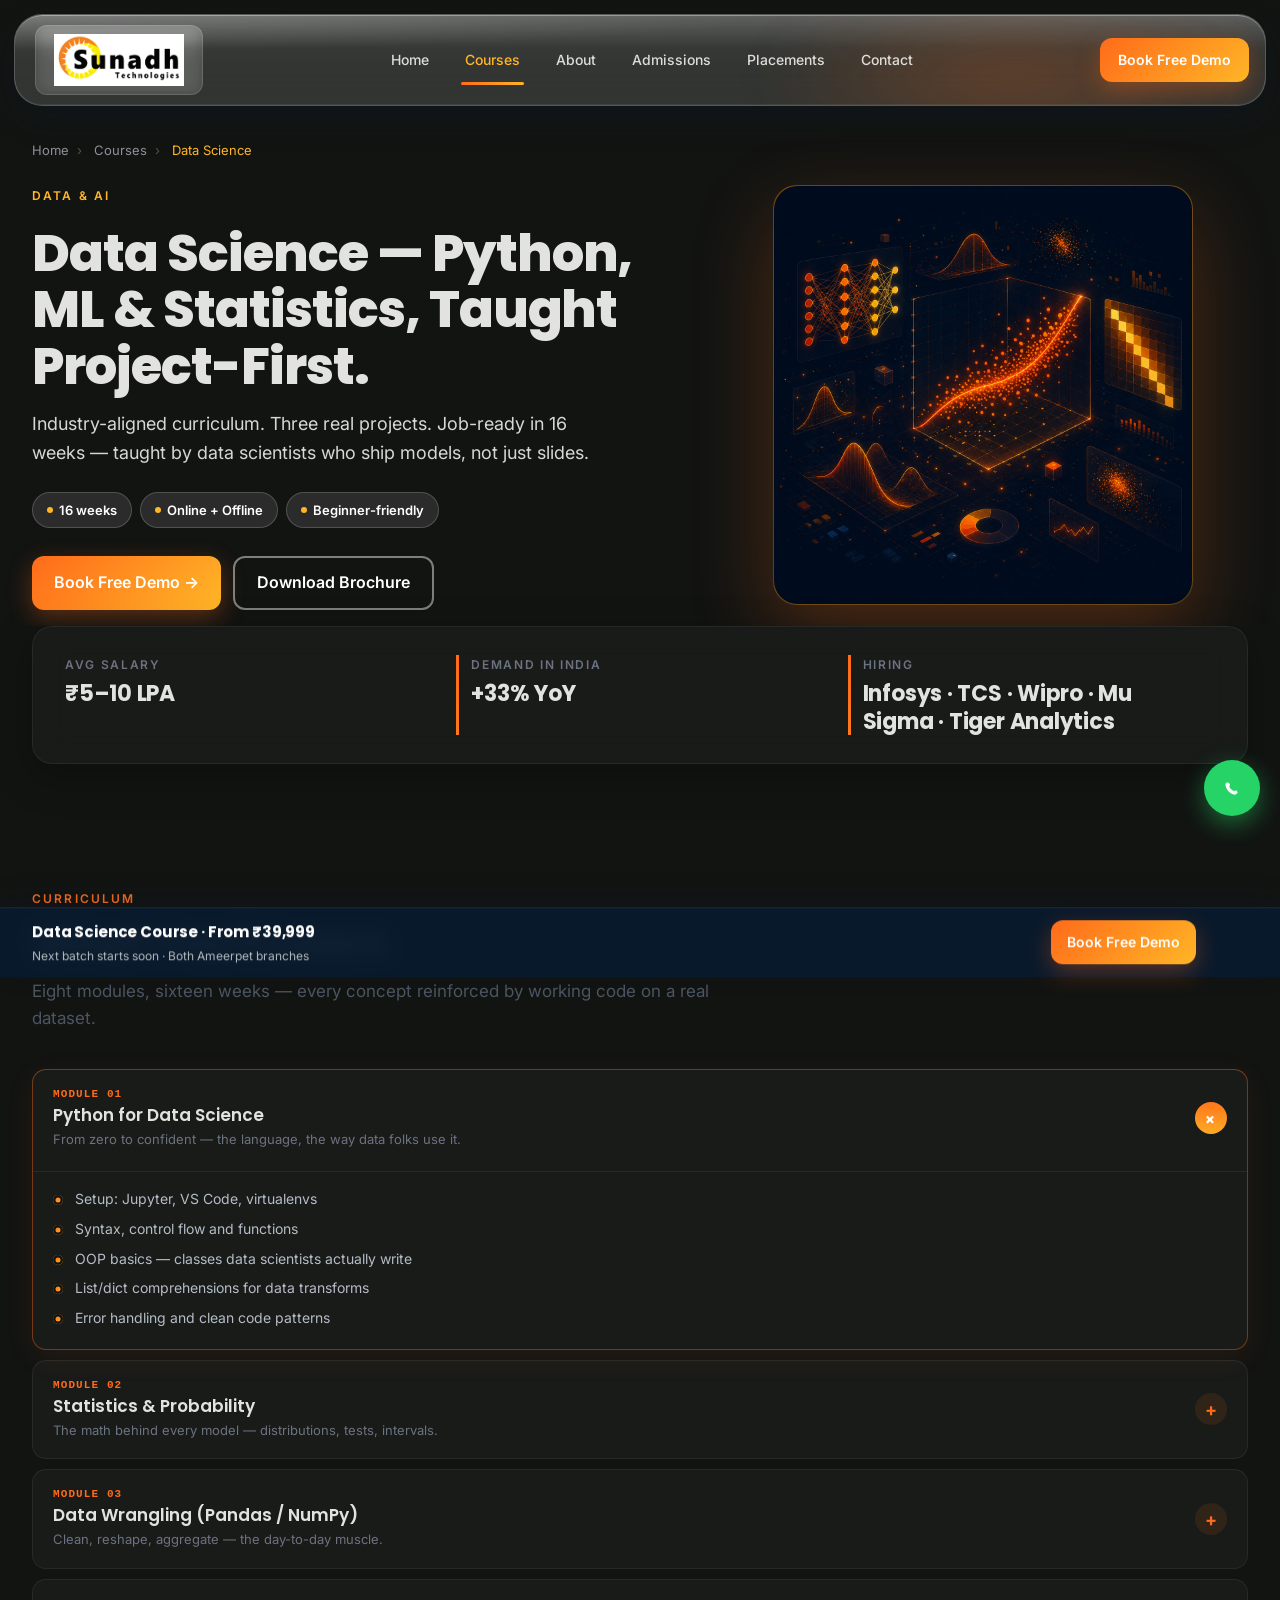
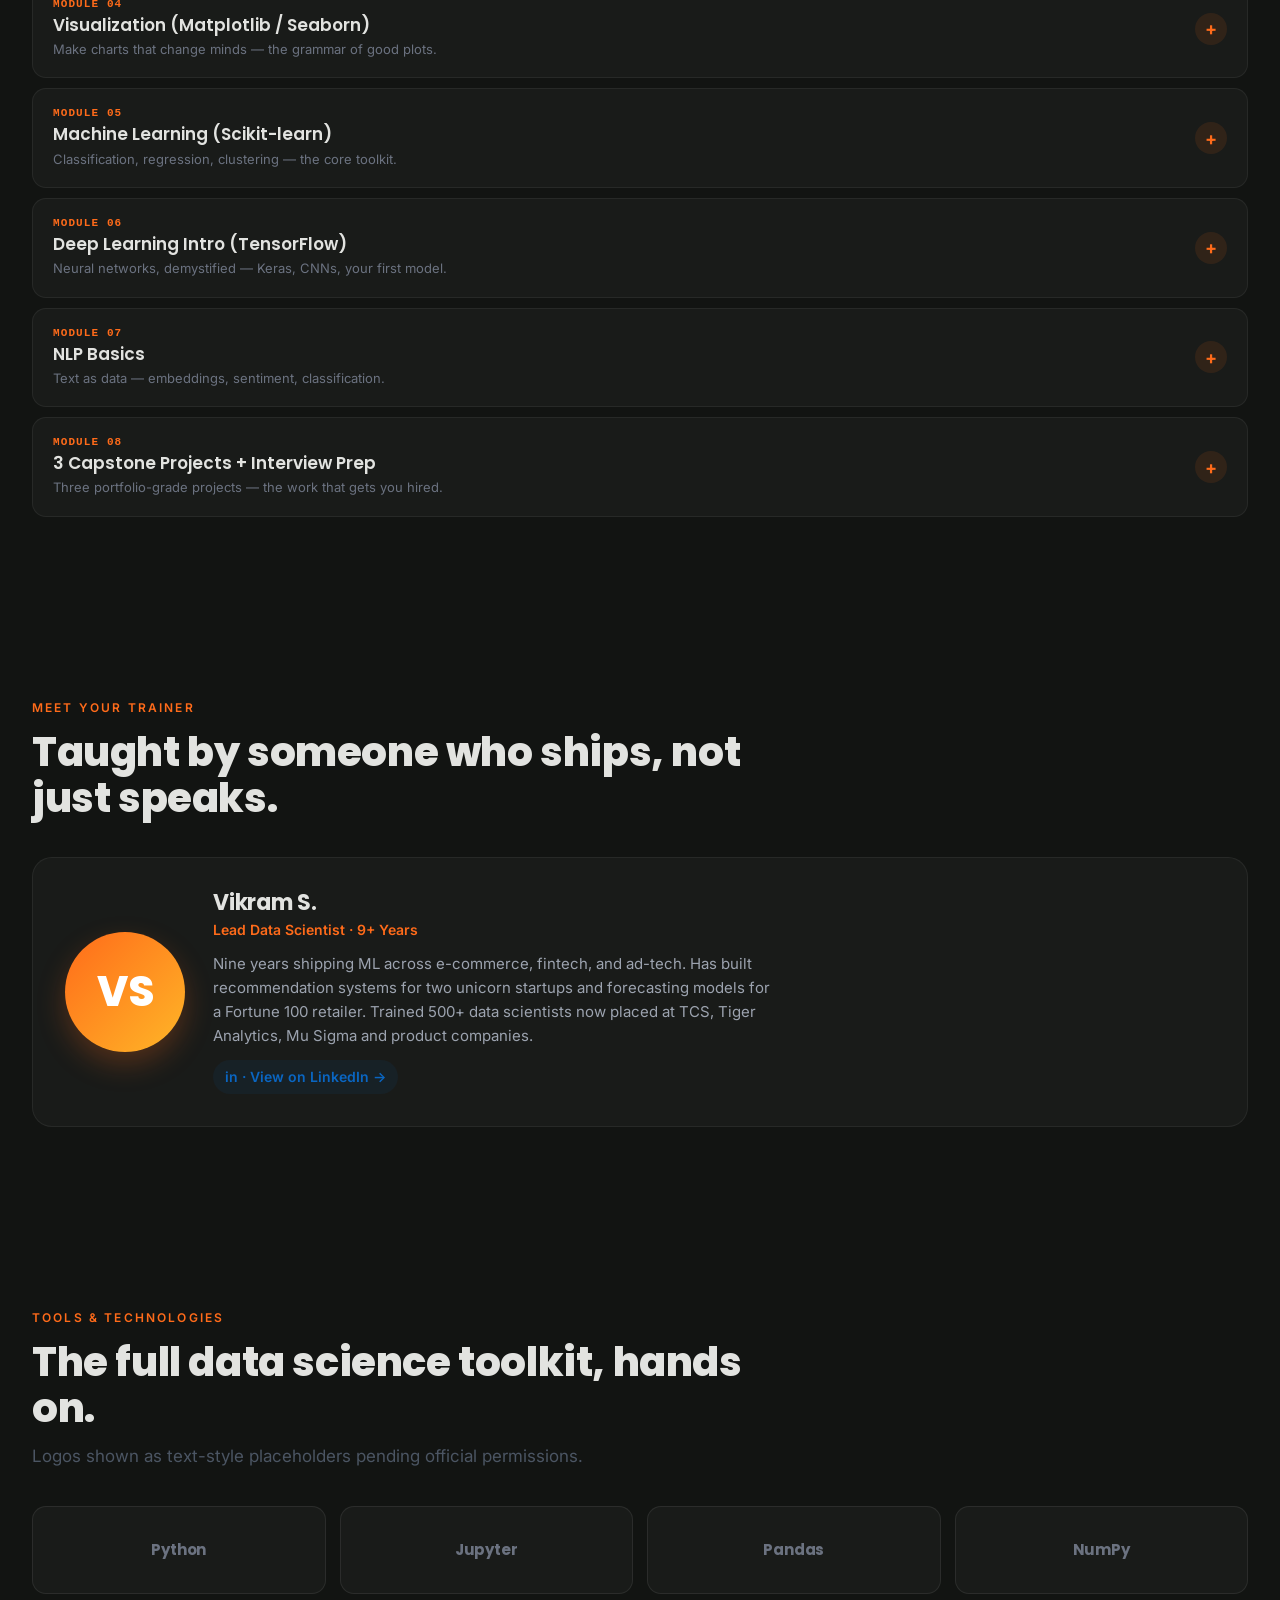
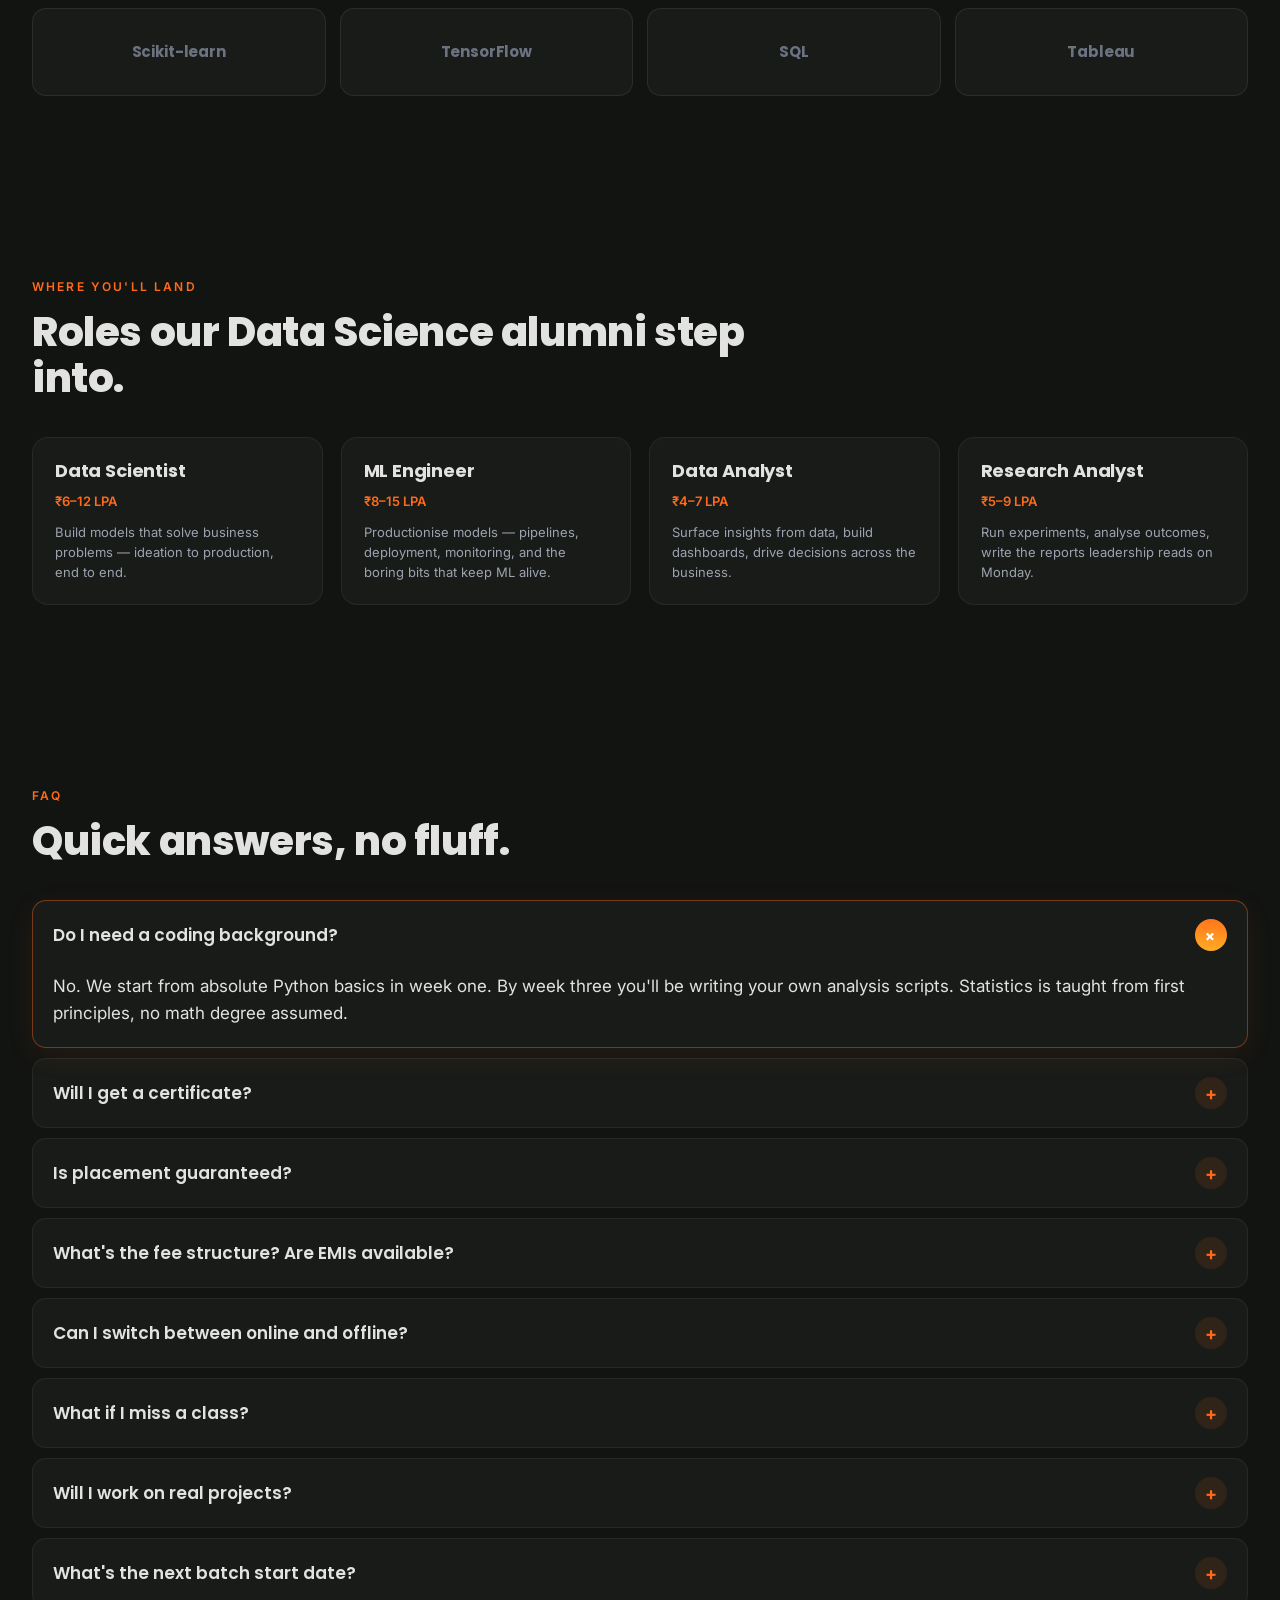
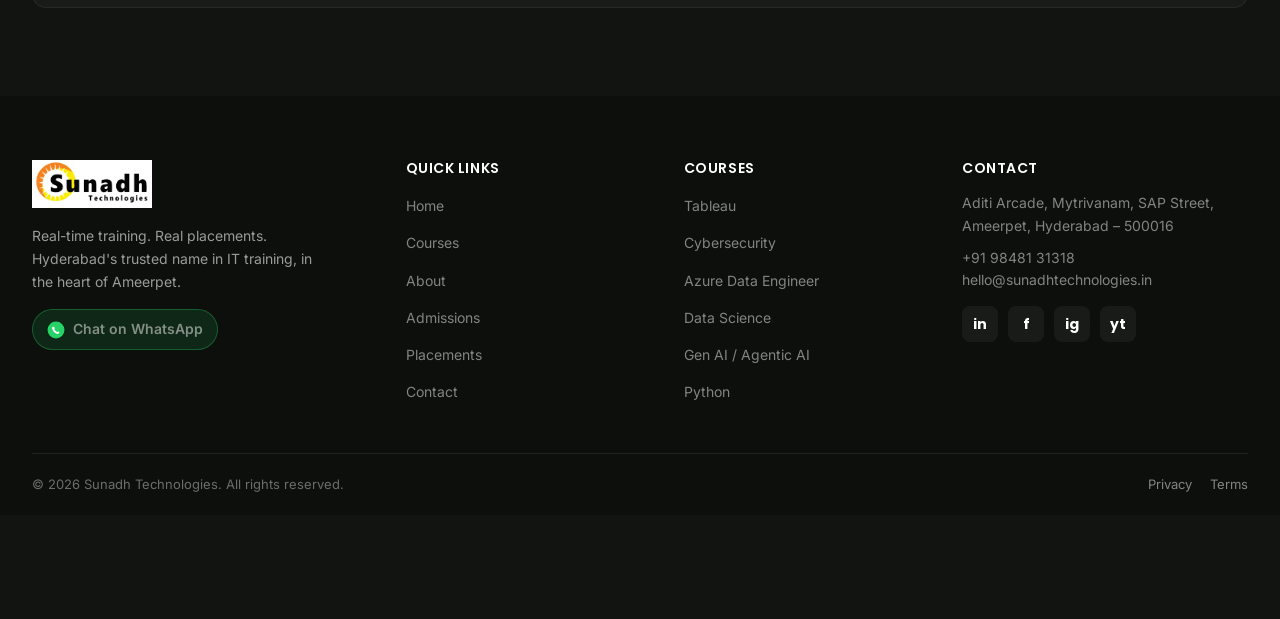
<file: courses/data-science.html>
<!doctype html>
<html lang="en">
<head>
<meta charset="utf-8">
<meta name="viewport" content="width=device-width, initial-scale=1">
<title>Data Science Course — Sunadh Technologies</title>
<meta name="description" content="Master Data Science in 16 weeks. Python, ML, statistics taught project-first. Sunadh Technologies, Ameerpet, Hyderabad.">
<link rel="icon" href="../assets/favicon.svg" type="image/svg+xml">
<link rel="stylesheet" href="../colors_and_type.css">
<link rel="stylesheet" href="../styles/components.css">
<link rel="stylesheet" href="../styles/course-detail.css">
<style>
/* ============ Dark Theme Overrides ============ */
body { background: #121412 !important; color: #e2e3e0; }
section, main, .trainer-section, .tools-section, .careers-section,
.faq-section, .curriculum-section, .stat-row-section {
  background: #121412 !important; color: #e2e3e0;
}
.section-header { background: transparent !important; border: none !important; backdrop-filter: none !important; }
.stat-card { background: rgba(255,255,255,0.03) !important; border: 1px solid rgba(255,255,255,0.06) !important; box-shadow: 0 12px 40px rgba(0,0,0,0.3) !important; backdrop-filter: blur(16px); }
.stat-label { color: #6b7280 !important; }
.stat-value { color: #e2e3e0 !important; }
.acc { background: rgba(255,255,255,0.03) !important; border: 1px solid rgba(255,255,255,0.06) !important; }
.acc.open { border-color: rgba(255,107,26,0.4) !important; box-shadow: 0 8px 30px rgba(255,107,26,0.08) !important; }
.acc-head { background: transparent !important; }
.acc-head .ttl { color: #e2e3e0 !important; }
.acc-head .desc { color: #6b7280 !important; }
.acc-head .num { color: #FF6B1A !important; }
.acc-body-inner { border-color: rgba(255,255,255,0.06) !important; }
.lesson-list li { color: #b4bcc6 !important; }
.lesson-list li::before { box-shadow: inset 0 0 0 2.5px #121412 !important; }
.tool-tile { background: rgba(255,255,255,0.03) !important; border: 1px solid rgba(255,255,255,0.08) !important; color: #6b7280 !important; filter: none !important; }
.tool-tile:hover { color: #e2e3e0 !important; border-color: rgba(255,107,26,0.4) !important; }
.trainer { background: rgba(255,255,255,0.03) !important; border: 1px solid rgba(255,255,255,0.06) !important; }
.trainer-info h3 { color: #e2e3e0 !important; }
.trainer-info p { color: #9ca3af !important; }
.career-card { background: rgba(255,255,255,0.03) !important; border: 1px solid rgba(255,255,255,0.06) !important; }
.career-card:hover { box-shadow: 0 12px 40px rgba(255,107,26,0.08) !important; border-color: rgba(255,107,26,0.3) !important; }
.career-card h3 { color: #e2e3e0 !important; }
.career-card .desc { color: #9ca3af !important; }

h1, h2, h3, h4 { color: #e2e3e0 !important; }
p, li, td { color: #b4bcc6; }
.section-head p { color: #9ca3af !important; }
.crumb { color: #8b929c; }
.crumb a { color: #8b929c !important; }
.crumb a:hover { color: #FF6B1A !important; }

/* Forms */
input, select, textarea {
  background: rgba(255,255,255,0.05) !important;
  border: 1px solid rgba(255,255,255,0.15) !important;
  color: #e2e3e0 !important;
}
input::placeholder, textarea::placeholder { color: rgba(255,255,255,0.3) !important; }
label { color: #b4bcc6 !important; }

/* Footer */
footer { background: #0d0f0d !important; color: rgba(250,250,247,0.7); }
footer h4 { color: #fff !important; }
footer a { color: rgba(250,250,247,0.5) !important; }
footer a:hover { color: #FFB627 !important; }
.foot-bottom { border-color: rgba(255,255,255,0.08) !important; color: rgba(250,250,247,0.4); }
.foot-about { color: rgba(250,250,247,0.6) !important; }
.foot-contact-line, .foot-contact-line a { color: rgba(250,250,247,0.5) !important; }
.foot-social a { background: rgba(255,255,255,0.05) !important; color: #fff !important; }
</style>
</head>
<body>

<!-- NAVBAR -->
<header class="nav glass" id="nav">
  <div class="container nav-inner">
    <a href="../index.html" class="nav-logo"><img src="../assets/logo-new.png" alt="Sunadh Technologies" class="nav-logo-img"></a>
    <nav class="nav-links">
      <a href="../index.html">Home</a>
      <a href="../courses.html" class="active" aria-current="page">Courses</a>
      <a href="../about.html">About</a>
      <a href="../admissions.html">Admissions</a>
      <a href="../placements.html">Placements</a>
      <a href="../index.html#contact">Contact</a>
    </nav>
    <div style="display:flex;align-items:center;gap:8px">
      <a href="#enquiry" class="btn btn-primary nav-cta">Book Free Demo</a>
      <button class="nav-toggle" id="navToggle" aria-label="Open menu" aria-expanded="false">☰</button>
    </div>
  </div>
  <div class="mobile-menu" id="mobileMenu">
    <a href="../index.html">Home</a>
    <a href="../courses.html" class="active">Courses</a>
    <a href="../about.html">About</a>
    <a href="../admissions.html">Admissions</a>
    <a href="../placements.html">Placements</a>
    <a href="../index.html#contact">Contact</a>
  </div>
</header>

<!-- COURSE HERO -->
<section class="course-hero">
  <div class="container">
    <div class="crumb">
      <a href="../index.html">Home</a><span class="sep">›</span>
      <a href="../courses.html">Courses</a><span class="sep">›</span>
      <span class="here">Data Science</span>
    </div>
    <div class="hero-grid">
      <div>
        <span class="eyebrow" style="color:var(--color-secondary)">Data & AI</span>
        <h1>Data Science — Python, ML & Statistics, Taught Project-First.</h1>
        <p class="lede">Industry-aligned curriculum. Three real projects. Job-ready in 16 weeks — taught by data scientists who ship models, not just slides.</p>
        <div class="hero-pills">
          <span class="hero-pill">16 weeks</span>
          <span class="hero-pill">Online + Offline</span>
          <span class="hero-pill">Beginner-friendly</span>
        </div>
        <div class="hero-ctas">
          <a href="#enquiry" class="btn btn-primary">Book Free Demo →</a>
          <a href="#" class="btn btn-outline-light">Download Brochure</a>
        </div>
      </div>
      <div class="hero-illo-wrap">
        <div class="hero-illo" style="padding:0; overflow:hidden;">
          <img src="../assets/course-datascience-hero.png" alt="Data science neural network visualization" style="width:100%; height:100%; object-fit:cover; border-radius:24px;">
        </div>
      </div>
    </div>
  </div>
</section>

<!-- STAT ROW -->
<section class="stat-row-section" style="padding:0 0 32px">
  <div class="container">
    <div class="stat-card">
      <div class="stat-item"><div class="stat-label">Avg Salary</div><div class="stat-value">₹5–10 LPA</div></div>
      <div class="stat-item"><div class="stat-label">Demand in India</div><div class="stat-value">+33% YoY</div></div>
      <div class="stat-item"><div class="stat-label">Hiring</div><div class="stat-value">Infosys · TCS · Wipro · Mu Sigma · Tiger Analytics</div></div>
    </div>
  </div>
</section>

<!-- CURRICULUM ACCORDION -->
<section style="background:var(--color-bg)">
  <div class="container">
    <div class="section-header">
      <span class="eyebrow">Curriculum</span>
      <h2>What You'll Learn</h2>
      <p class="sub">Eight modules, sixteen weeks — every concept reinforced by working code on a real dataset.</p>
    </div>
    <div class="acc-list" id="curriculum">
      <div class="acc"><button class="acc-head"><div><span class="num">MODULE 01</span><span class="ttl">Python for Data Science</span><div class="desc">From zero to confident — the language, the way data folks use it.</div></div><span class="chev">+</span></button><div class="acc-body"><div class="acc-body-inner"><ul class="lesson-list"><li>Setup: Jupyter, VS Code, virtualenvs</li><li>Syntax, control flow and functions</li><li>OOP basics — classes data scientists actually write</li><li>List/dict comprehensions for data transforms</li><li>Error handling and clean code patterns</li></ul></div></div></div>
      <div class="acc"><button class="acc-head"><div><span class="num">MODULE 02</span><span class="ttl">Statistics & Probability</span><div class="desc">The math behind every model — distributions, tests, intervals.</div></div><span class="chev">+</span></button><div class="acc-body"><div class="acc-body-inner"><ul class="lesson-list"><li>Descriptive vs inferential statistics</li><li>Probability distributions: normal, binomial, Poisson</li><li>Hypothesis testing and p-values, demystified</li><li>Confidence intervals and effect size</li><li>A/B test design from the ground up</li></ul></div></div></div>
      <div class="acc"><button class="acc-head"><div><span class="num">MODULE 03</span><span class="ttl">Data Wrangling (Pandas / NumPy)</span><div class="desc">Clean, reshape, aggregate — the day-to-day muscle.</div></div><span class="chev">+</span></button><div class="acc-body"><div class="acc-body-inner"><ul class="lesson-list"><li>NumPy arrays, broadcasting and vectorization</li><li>Pandas Series and DataFrames in depth</li><li>Joins, group-bys and pivot tables</li><li>Handling missing values and outliers</li><li>Time-series basics and resampling</li></ul></div></div></div>
      <div class="acc"><button class="acc-head"><div><span class="num">MODULE 04</span><span class="ttl">Visualization (Matplotlib / Seaborn)</span><div class="desc">Make charts that change minds — the grammar of good plots.</div></div><span class="chev">+</span></button><div class="acc-body"><div class="acc-body-inner"><ul class="lesson-list"><li>Matplotlib essentials and figure anatomy</li><li>Seaborn for statistical visualizations</li><li>Plotly for interactive dashboards</li><li>Choosing the right chart for the question</li><li>Publication-grade figure polish</li></ul></div></div></div>
      <div class="acc"><button class="acc-head"><div><span class="num">MODULE 05</span><span class="ttl">Machine Learning (Scikit-learn)</span><div class="desc">Classification, regression, clustering — the core toolkit.</div></div><span class="chev">+</span></button><div class="acc-body"><div class="acc-body-inner"><ul class="lesson-list"><li>Supervised vs unsupervised learning</li><li>Linear, logistic, tree-based models</li><li>Cross-validation and hyperparameter tuning</li><li>Feature engineering — the real edge</li><li>Model evaluation: ROC, PR, calibration</li></ul></div></div></div>
      <div class="acc"><button class="acc-head"><div><span class="num">MODULE 06</span><span class="ttl">Deep Learning Intro (TensorFlow)</span><div class="desc">Neural networks, demystified — Keras, CNNs, your first model.</div></div><span class="chev">+</span></button><div class="acc-body"><div class="acc-body-inner"><ul class="lesson-list"><li>Perceptrons and backpropagation, intuitively</li><li>Building feed-forward nets in Keras</li><li>CNNs for image classification</li><li>Transfer learning with pretrained models</li><li>Training, regularization and overfitting</li></ul></div></div></div>
      <div class="acc"><button class="acc-head"><div><span class="num">MODULE 07</span><span class="ttl">NLP Basics</span><div class="desc">Text as data — embeddings, sentiment, classification.</div></div><span class="chev">+</span></button><div class="acc-body"><div class="acc-body-inner"><ul class="lesson-list"><li>Tokenization, stemming, lemmatization</li><li>TF-IDF and word embeddings</li><li>Sentiment classification end-to-end</li><li>Named-entity recognition with spaCy</li><li>Intro to transformer-based models</li></ul></div></div></div>
      <div class="acc"><button class="acc-head"><div><span class="num">MODULE 08</span><span class="ttl">3 Capstone Projects + Interview Prep</span><div class="desc">Three portfolio-grade projects — the work that gets you hired.</div></div><span class="chev">+</span></button><div class="acc-body"><div class="acc-body-inner"><ul class="lesson-list"><li>Project 1: predictive analytics for a retail dataset</li><li>Project 2: customer-churn classifier with explainability</li><li>Project 3: NLP sentiment app, deployed</li><li>Resume rebuild and GitHub portfolio polish</li><li>Mock interviews with hiring panelists</li></ul></div></div></div>
    </div>
  </div>
</section>

<!-- MEET YOUR TRAINER -->
<section class="trainer-section">
  <div class="container">
    <div class="section-header"><span class="eyebrow">Meet Your Trainer</span><h2>Taught by someone who ships, not just speaks.</h2></div>
    <div class="trainer">
      <div class="trainer-ava">VS</div>
      <div class="trainer-info">
        <h3>Vikram S.</h3>
        <div class="role">Lead Data Scientist · 9+ Years</div>
        <p>Nine years shipping ML across e-commerce, fintech, and ad-tech. Has built recommendation systems for two unicorn startups and forecasting models for a Fortune 100 retailer. Trained 500+ data scientists now placed at TCS, Tiger Analytics, Mu Sigma and product companies.</p>
        <a href="#" class="li-link" aria-label="Vikram's LinkedIn">in&nbsp;·&nbsp;View on LinkedIn →</a>
      </div>
    </div>
  </div>
</section>

<!-- TOOLS -->
<section class="tools-section">
  <div class="container">
    <div class="section-header"><span class="eyebrow">Tools &amp; Technologies</span><h2>The full data science toolkit, hands on.</h2><p class="sub">Logos shown as text-style placeholders pending official permissions.</p></div>
    <div class="tools-grid">
      <div class="tool-tile">Python</div>
      <div class="tool-tile">Jupyter</div>
      <div class="tool-tile">Pandas</div>
      <div class="tool-tile">NumPy</div>
      <div class="tool-tile">Scikit-learn</div>
      <div class="tool-tile">TensorFlow</div>
      <div class="tool-tile">SQL</div>
      <div class="tool-tile">Tableau</div>
    </div>
  </div>
</section>

<!-- CAREER OUTCOMES -->
<section class="careers-section">
  <div class="container">
    <div class="section-header"><span class="eyebrow">Where You'll Land</span><h2>Roles our Data Science alumni step into.</h2></div>
    <div class="careers-grid">
      <div class="career-card"><h3>Data Scientist</h3><div class="salary">₹6–12 LPA</div><p class="desc">Build models that solve business problems — ideation to production, end to end.</p></div>
      <div class="career-card"><h3>ML Engineer</h3><div class="salary">₹8–15 LPA</div><p class="desc">Productionise models — pipelines, deployment, monitoring, and the boring bits that keep ML alive.</p></div>
      <div class="career-card"><h3>Data Analyst</h3><div class="salary">₹4–7 LPA</div><p class="desc">Surface insights from data, build dashboards, drive decisions across the business.</p></div>
      <div class="career-card"><h3>Research Analyst</h3><div class="salary">₹5–9 LPA</div><p class="desc">Run experiments, analyse outcomes, write the reports leadership reads on Monday.</p></div>
    </div>
  </div>
</section>

<!-- FAQ -->
<section class="faq-section">
  <div class="container">
    <div class="section-header"><span class="eyebrow">FAQ</span><h2>Quick answers, no fluff.</h2></div>
    <div class="acc-list" id="faq">
      <div class="acc"><button class="acc-head"><div><span class="ttl">Do I need a coding background?</span></div><span class="chev">+</span></button><div class="acc-body"><div class="acc-body-inner" style="border:0;padding-top:0">No. We start from absolute Python basics in week one. By week three you'll be writing your own analysis scripts. Statistics is taught from first principles, no math degree assumed.</div></div></div>
      <div class="acc"><button class="acc-head"><div><span class="ttl">Will I get a certificate?</span></div><span class="chev">+</span></button><div class="acc-body"><div class="acc-body-inner" style="border:0;padding-top:0">Yes — a Sunadh completion certificate after the three capstones, plus we prep you for the official Microsoft DP-100 (Azure Data Scientist Associate) certification.</div></div></div>
      <div class="acc"><button class="acc-head"><div><span class="ttl">Is placement guaranteed?</span></div><span class="chev">+</span></button><div class="acc-body"><div class="acc-body-inner" style="border:0;padding-top:0">We offer 100% placement assistance — interview prep, resume reviews, and intros to 500+ hiring partners. We don't promise a job, but we set you up to land one.</div></div></div>
      <div class="acc"><button class="acc-head"><div><span class="ttl">What's the fee structure? Are EMIs available?</span></div><span class="chev">+</span></button><div class="acc-body"><div class="acc-body-inner" style="border:0;padding-top:0">Course starts from ₹39,999. No-cost EMIs available across major banks. Talk to a counselor for the latest plan and any active discounts.</div></div></div>
      <div class="acc"><button class="acc-head"><div><span class="ttl">Can I switch between online and offline?</span></div><span class="chev">+</span></button><div class="acc-body"><div class="acc-body-inner" style="border:0;padding-top:0">Yes. Every Data Science batch runs hybrid — attend in classroom one week, online the next. Switch as your schedule needs, no extra fee.</div></div></div>
      <div class="acc"><button class="acc-head"><div><span class="ttl">What if I miss a class?</span></div><span class="chev">+</span></button><div class="acc-body"><div class="acc-body-inner" style="border:0;padding-top:0">Every session is recorded and shared the same evening. You can also sit in any other ongoing batch to recover that topic in person.</div></div></div>
      <div class="acc"><button class="acc-head"><div><span class="ttl">Will I work on real projects?</span></div><span class="chev">+</span></button><div class="acc-body"><div class="acc-body-inner" style="border:0;padding-top:0">Yes — three full portfolio projects by week sixteen, deployed and on GitHub, with code reviews from your trainer.</div></div></div>
      <div class="acc"><button class="acc-head"><div><span class="ttl">What's the next batch start date?</span></div><span class="chev">+</span></button><div class="acc-body"><div class="acc-body-inner" style="border:0;padding-top:0">New weekday and weekend Data Science batches start every two weeks at both Ameerpet branches. Book a free demo and we'll share the next start date.</div></div></div>
    </div>
  </div>
</section>

<!-- FOOTER -->
<footer id="enquiry">
  <div class="container">
    <div class="foot-grid">
      <div>
        <div class="foot-logo"><img src="../assets/logo-new.png" alt="Sunadh Technologies" class="nav-logo-img"></div>
        <p class="foot-about">Real-time training. Real placements. Hyderabad's trusted name in IT training, in the heart of Ameerpet.</p>
        <a class="foot-wa" href="https://wa.me/919848131318"><img src="../assets/icon-whatsapp.svg" alt="">Chat on WhatsApp</a>
      </div>
      <div class="foot-col"><h4>Quick Links</h4><ul><li><a href="../index.html">Home</a></li><li><a href="../courses.html">Courses</a></li><li><a href="../index.html#about">About</a></li><li><a href="../index.html#enquiry">Admissions</a></li><li><a href="../index.html#placements">Placements</a></li><li><a href="../index.html#contact">Contact</a></li></ul></div>
      <div class="foot-col"><h4>Courses</h4><ul><li><a href="tableau.html">Tableau</a></li><li><a href="cybersecurity.html">Cybersecurity</a></li><li><a href="azure-data-engineer.html">Azure Data Engineer</a></li><li><a href="data-science.html">Data Science</a></li><li><a href="gen-ai.html">Gen AI / Agentic AI</a></li><li><a href="python.html">Python</a></li></ul></div>
      <div class="foot-col"><h4>Contact</h4><div class="foot-contact-line">Aditi Arcade, Mytrivanam, SAP Street,<br>Ameerpet, Hyderabad – 500016</div><div class="foot-contact-line" style="margin-top:10px"><a href="tel:+919848131318">+91 98481 31318</a></div><div class="foot-contact-line"><a href="mailto:hello@sunadhtechnologies.in">hello@sunadhtechnologies.in</a></div><div class="foot-social"><a href="#">in</a><a href="#">f</a><a href="#">ig</a><a href="#">yt</a></div></div>
    </div>
    <div class="foot-bottom"><div>© 2026 Sunadh Technologies. All rights reserved.</div><div style="display:flex;gap:18px"><a href="#">Privacy</a><a href="#">Terms</a></div></div>
  </div>
</footer>

<!-- STICKY BOTTOM CTA BAR -->
<div class="bottom-cta" id="bottomCTA" aria-hidden="true">
  <div class="container bottom-cta-inner">
    <div class="bottom-cta-text">
      <div class="top">Data Science Course · From ₹39,999</div>
      <div class="bot">Next batch starts soon · Both Ameerpet branches</div>
    </div>
    <a href="#enquiry" class="btn btn-primary btn-sm">Book Free Demo</a>
  </div>
</div>

<a class="wa-float" href="https://wa.me/919848131318" target="_blank" rel="noopener" aria-label="Chat with Sunadh on WhatsApp"><img src="../assets/icon-whatsapp.svg" alt=""></a>

<script src="../js/nav.js"></script>
<script src="../js/accordion.js"></script>
<script>
  // Sticky bottom CTA — show after scrolling past hero
  const bar=document.getElementById('bottomCTA');
  const showAt=560;
  const updateBar=()=>{
    const show=window.scrollY>showAt;
    bar.classList.toggle('show',show);
    bar.setAttribute('aria-hidden',show?'false':'true');
  };
  window.addEventListener('scroll',updateBar,{passive:true});updateBar();
</script>

</body>
</html>
</file>
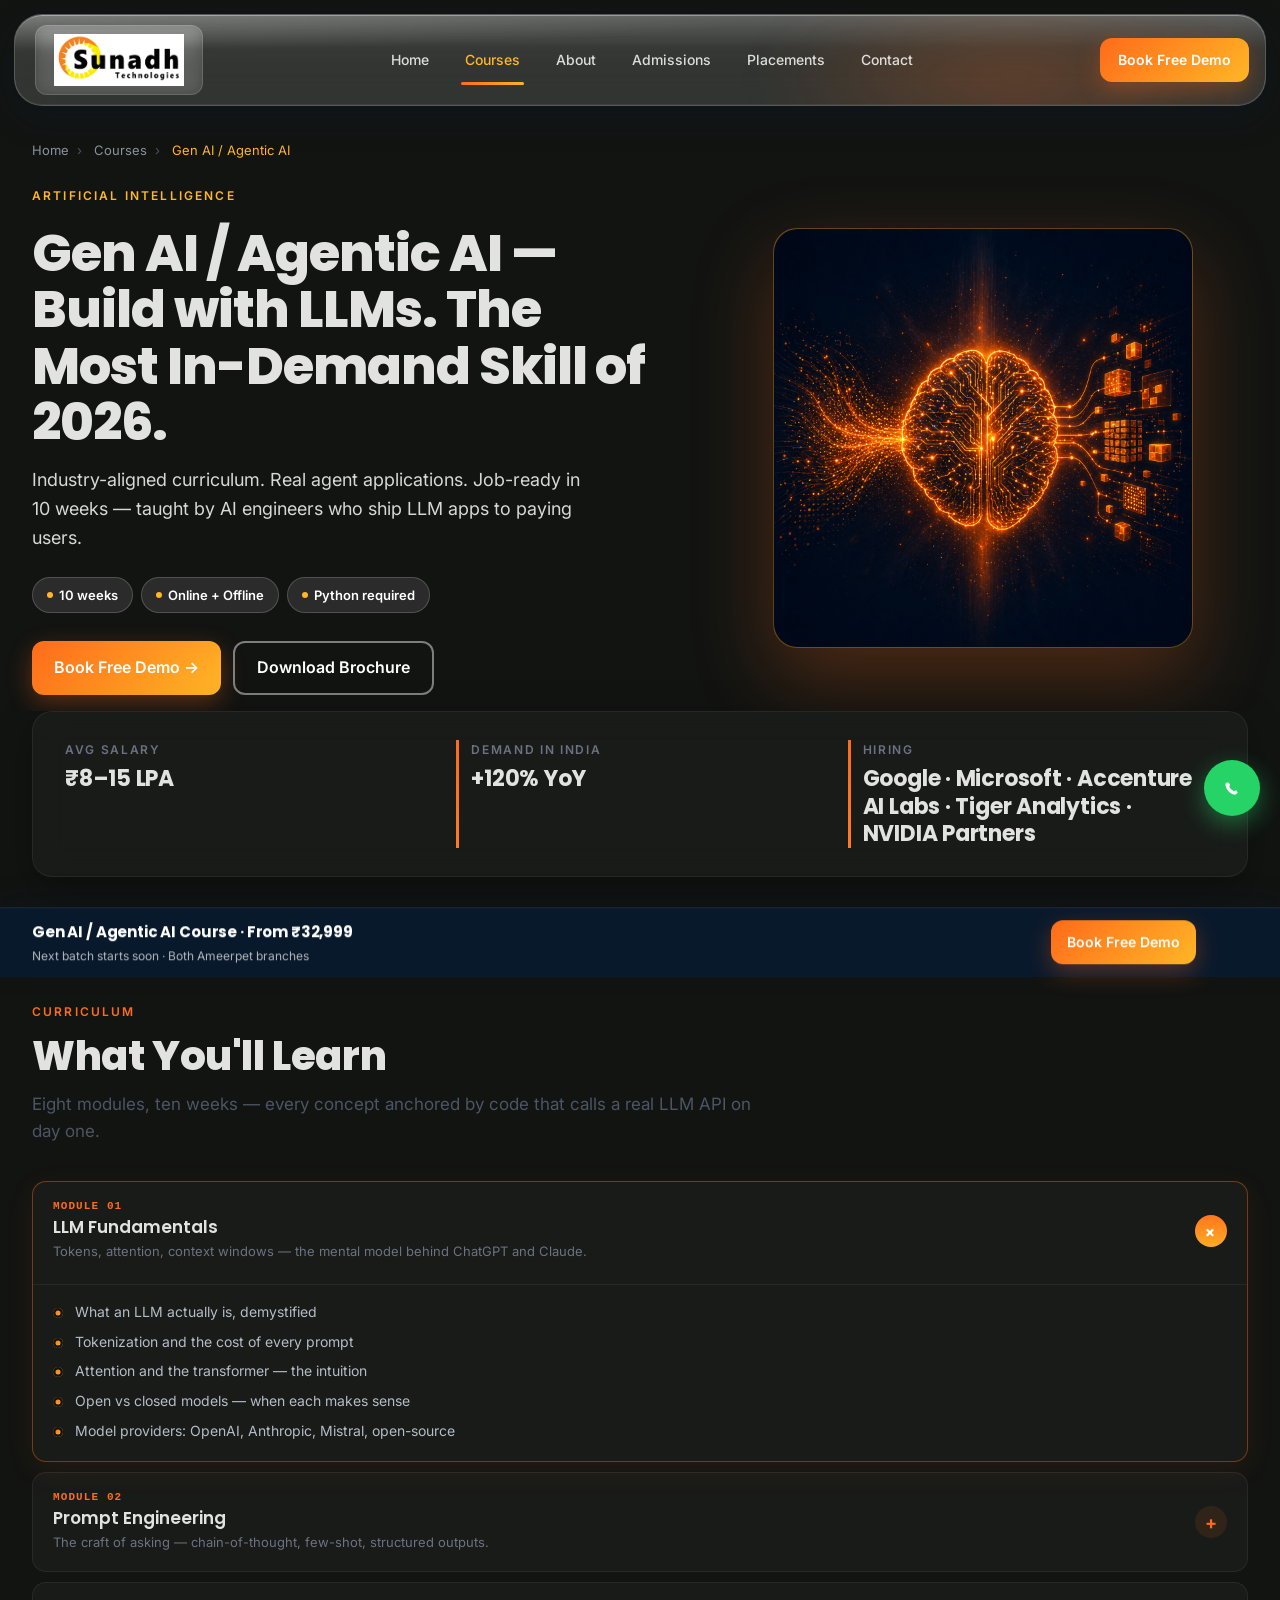
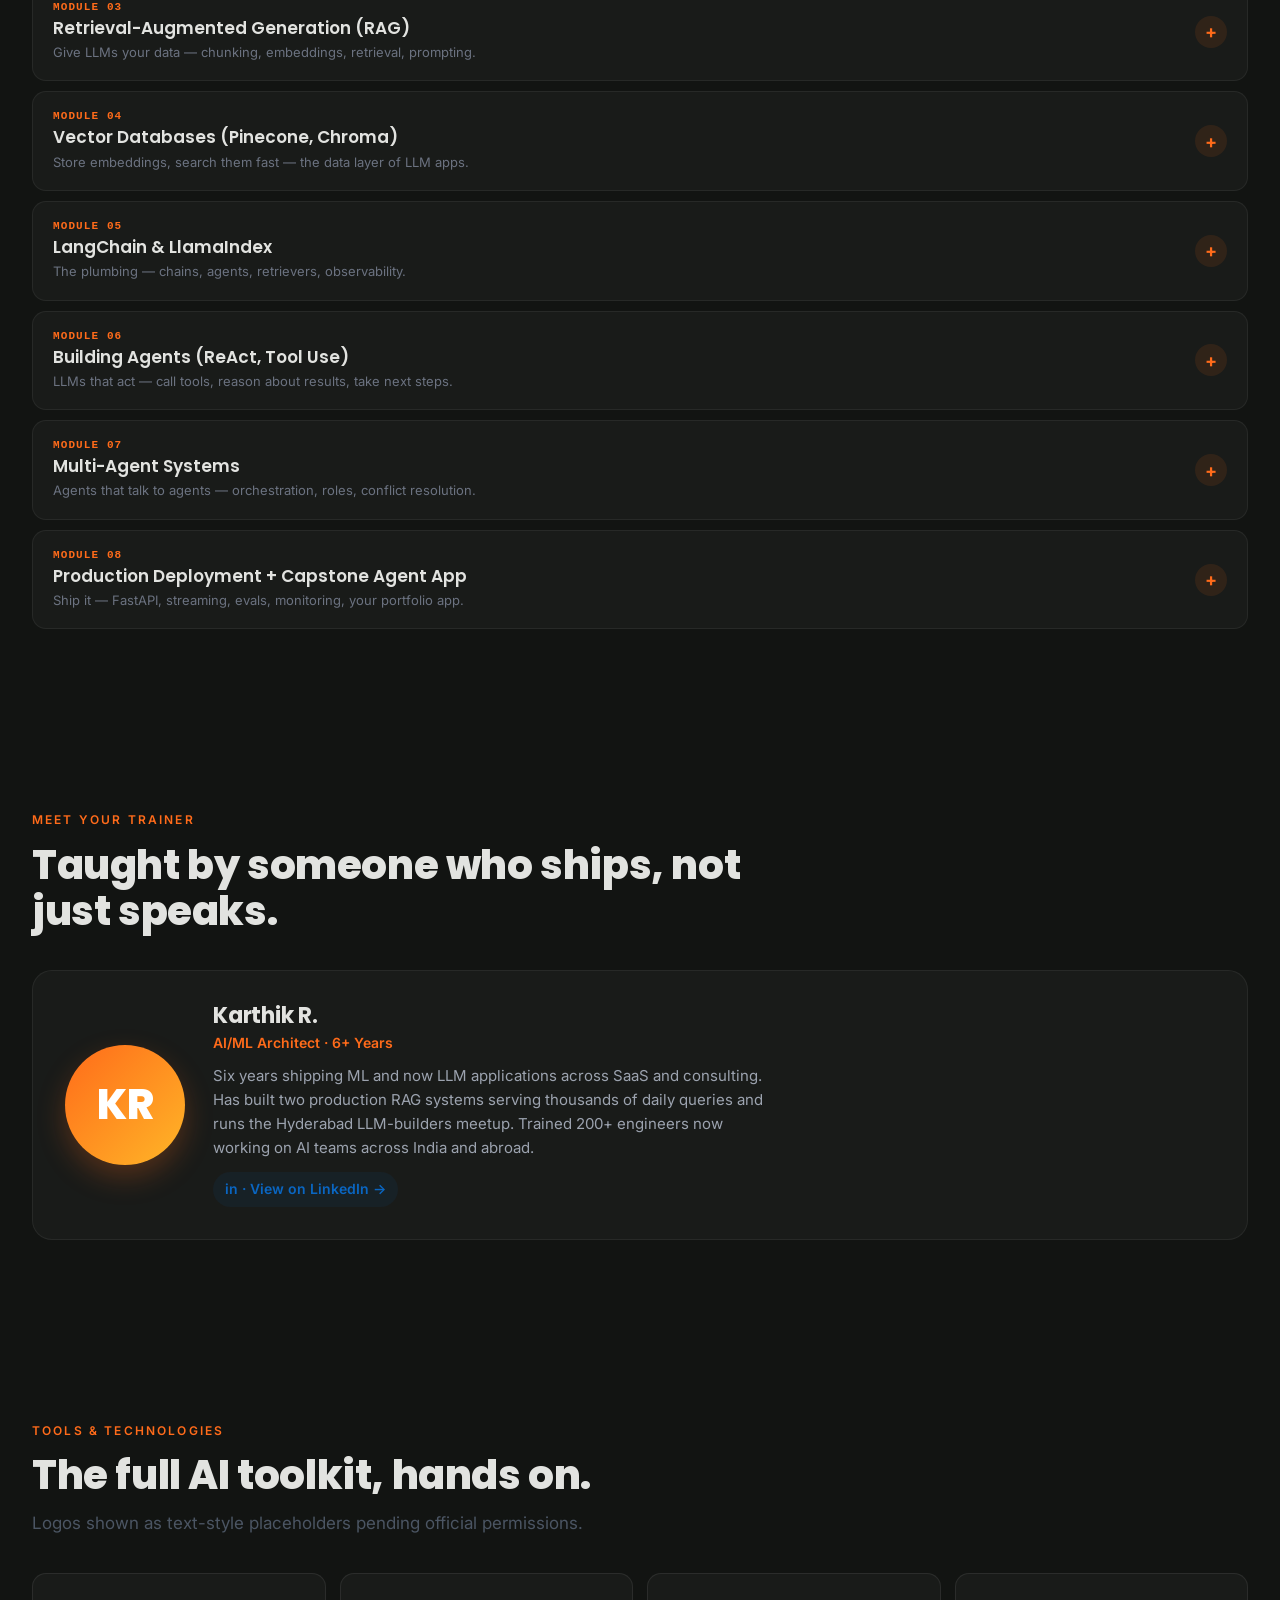
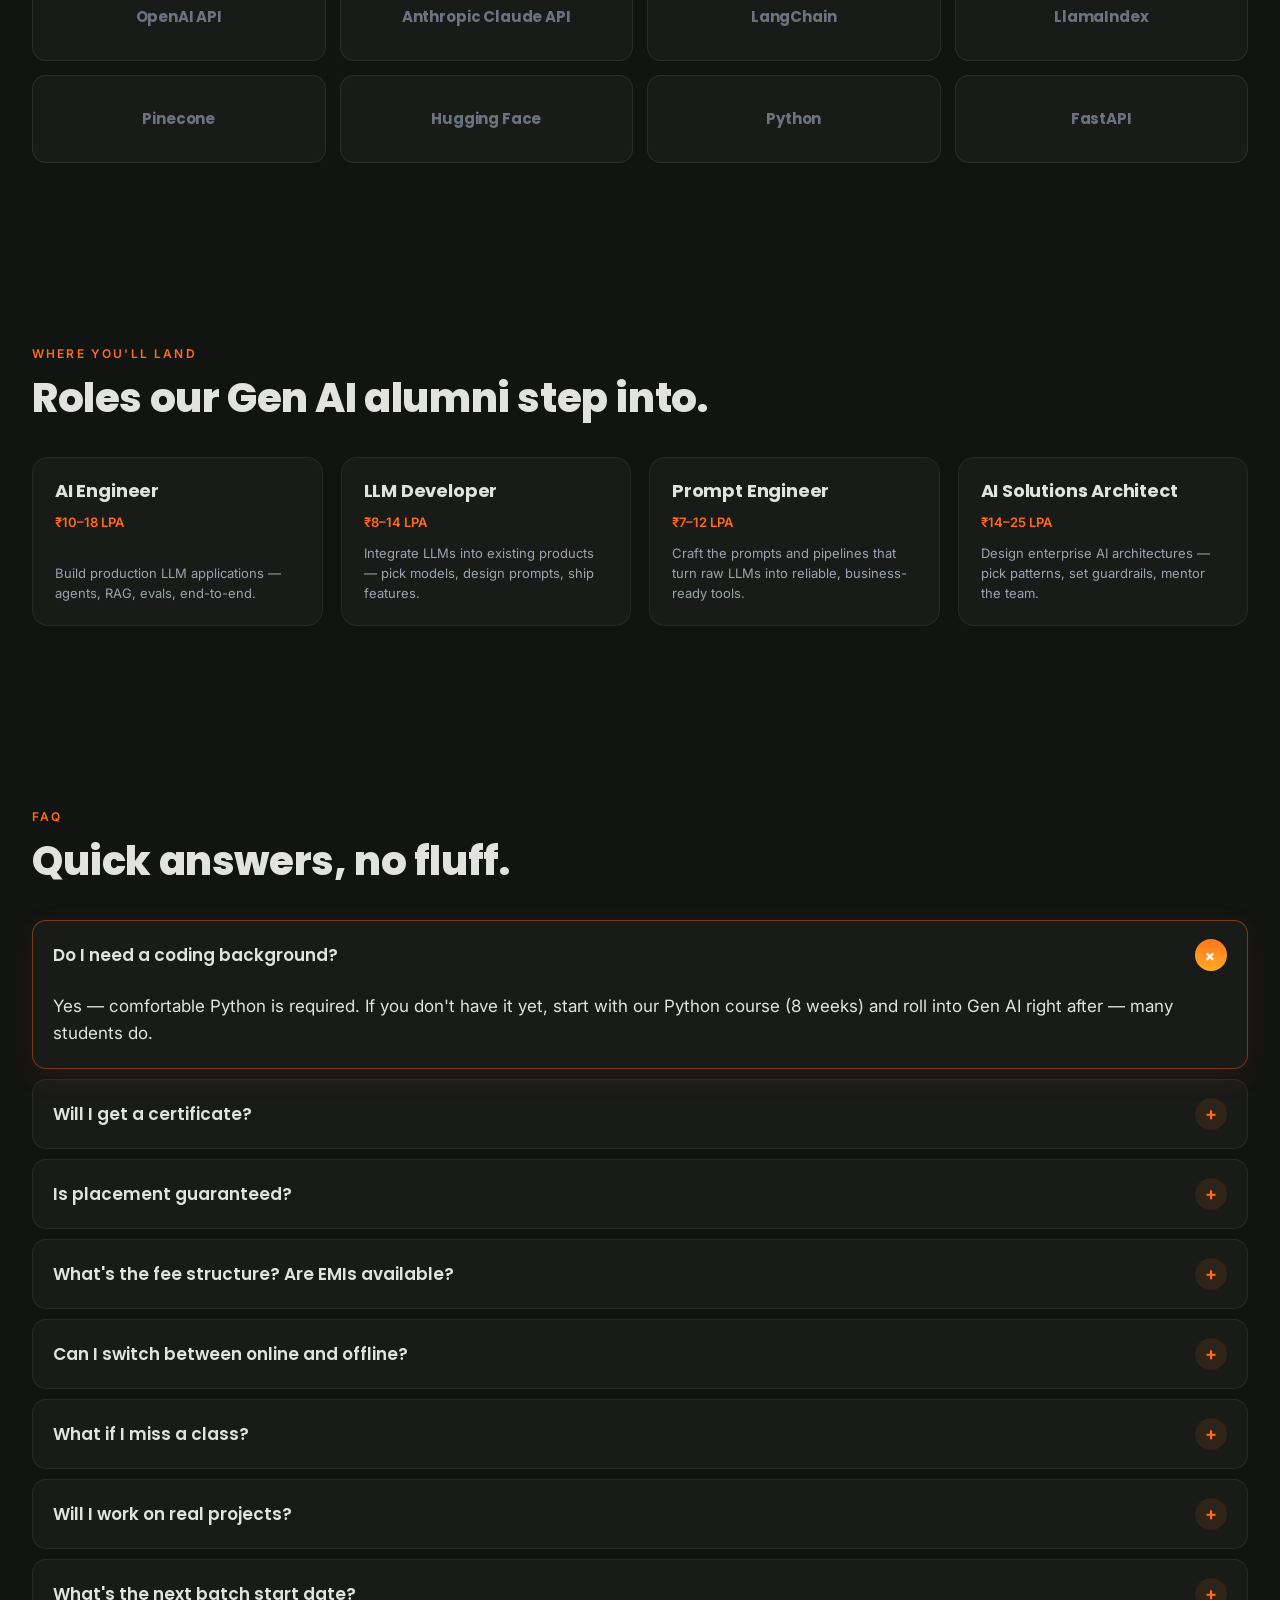
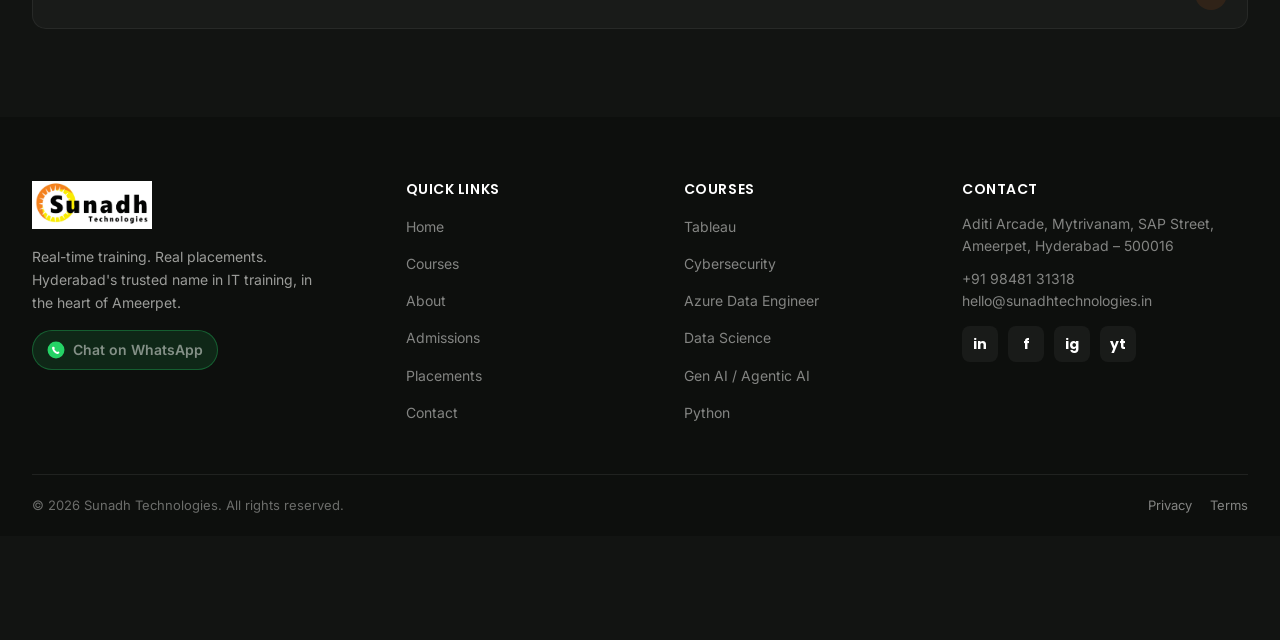
<file: courses/gen-ai.html>
<!doctype html>
<html lang="en">
<head>
<meta charset="utf-8">
<meta name="viewport" content="width=device-width, initial-scale=1">
<title>Gen AI / Agentic AI Course — Sunadh Technologies</title>
<meta name="description" content="Master Gen AI and Agentic AI in 10 weeks. LLMs, RAG, LangChain, agents. Sunadh Technologies, Ameerpet, Hyderabad.">
<link rel="icon" href="../assets/favicon.svg" type="image/svg+xml">
<link rel="stylesheet" href="../colors_and_type.css">
<link rel="stylesheet" href="../styles/components.css">
<link rel="stylesheet" href="../styles/course-detail.css">
<style>
/* ============ Dark Theme Overrides ============ */
body { background: #121412 !important; color: #e2e3e0; }
section, main, .trainer-section, .tools-section, .careers-section,
.faq-section, .curriculum-section, .stat-row-section {
  background: #121412 !important; color: #e2e3e0;
}
.section-header { background: transparent !important; border: none !important; backdrop-filter: none !important; }
.stat-card { background: rgba(255,255,255,0.03) !important; border: 1px solid rgba(255,255,255,0.06) !important; box-shadow: 0 12px 40px rgba(0,0,0,0.3) !important; backdrop-filter: blur(16px); }
.stat-label { color: #6b7280 !important; }
.stat-value { color: #e2e3e0 !important; }
.acc { background: rgba(255,255,255,0.03) !important; border: 1px solid rgba(255,255,255,0.06) !important; }
.acc.open { border-color: rgba(255,107,26,0.4) !important; box-shadow: 0 8px 30px rgba(255,107,26,0.08) !important; }
.acc-head { background: transparent !important; }
.acc-head .ttl { color: #e2e3e0 !important; }
.acc-head .desc { color: #6b7280 !important; }
.acc-head .num { color: #FF6B1A !important; }
.acc-body-inner { border-color: rgba(255,255,255,0.06) !important; }
.lesson-list li { color: #b4bcc6 !important; }
.lesson-list li::before { box-shadow: inset 0 0 0 2.5px #121412 !important; }
.tool-tile { background: rgba(255,255,255,0.03) !important; border: 1px solid rgba(255,255,255,0.08) !important; color: #6b7280 !important; filter: none !important; }
.tool-tile:hover { color: #e2e3e0 !important; border-color: rgba(255,107,26,0.4) !important; }
.trainer { background: rgba(255,255,255,0.03) !important; border: 1px solid rgba(255,255,255,0.06) !important; }
.trainer-info h3 { color: #e2e3e0 !important; }
.trainer-info p { color: #9ca3af !important; }
.career-card { background: rgba(255,255,255,0.03) !important; border: 1px solid rgba(255,255,255,0.06) !important; }
.career-card:hover { box-shadow: 0 12px 40px rgba(255,107,26,0.08) !important; border-color: rgba(255,107,26,0.3) !important; }
.career-card h3 { color: #e2e3e0 !important; }
.career-card .desc { color: #9ca3af !important; }
h1, h2, h3, h4 { color: #e2e3e0 !important; }
p, li, td { color: #b4bcc6; }
.section-head p { color: #9ca3af !important; }
.crumb { color: #8b929c; }
.crumb a { color: #8b929c !important; }
.crumb a:hover { color: #FF6B1A !important; }
input, select, textarea { background: rgba(255,255,255,0.05) !important; border: 1px solid rgba(255,255,255,0.15) !important; color: #e2e3e0 !important; }
input::placeholder, textarea::placeholder { color: rgba(255,255,255,0.3) !important; }
label { color: #b4bcc6 !important; }
footer { background: #0d0f0d !important; color: rgba(250,250,247,0.7); }
footer h4 { color: #fff !important; }
footer a { color: rgba(250,250,247,0.5) !important; }
footer a:hover { color: #FFB627 !important; }
.foot-bottom { border-color: rgba(255,255,255,0.08) !important; color: rgba(250,250,247,0.4); }
.foot-about { color: rgba(250,250,247,0.6) !important; }
.foot-contact-line, .foot-contact-line a { color: rgba(250,250,247,0.5) !important; }
.foot-social a { background: rgba(255,255,255,0.05) !important; color: #fff !important; }
</style>
</head>
<body>

<!-- NAVBAR -->
<header class="nav glass" id="nav">
  <div class="container nav-inner">
    <a href="../index.html" class="nav-logo"><img src="../assets/logo-new.png" alt="Sunadh Technologies" class="nav-logo-img"></a>
    <nav class="nav-links">
      <a href="../index.html">Home</a>
      <a href="../courses.html" class="active" aria-current="page">Courses</a>
      <a href="../about.html">About</a>
      <a href="../admissions.html">Admissions</a>
      <a href="../placements.html">Placements</a>
      <a href="../index.html#contact">Contact</a>
    </nav>
    <div style="display:flex;align-items:center;gap:8px">
      <a href="#enquiry" class="btn btn-primary nav-cta">Book Free Demo</a>
      <button class="nav-toggle" id="navToggle" aria-label="Open menu" aria-expanded="false">☰</button>
    </div>
  </div>
  <div class="mobile-menu" id="mobileMenu">
    <a href="../index.html">Home</a>
    <a href="../courses.html" class="active">Courses</a>
    <a href="../about.html">About</a>
    <a href="../admissions.html">Admissions</a>
    <a href="../placements.html">Placements</a>
    <a href="../index.html#contact">Contact</a>
  </div>
</header>

<!-- COURSE HERO -->
<section class="course-hero">
  <div class="container">
    <div class="crumb">
      <a href="../index.html">Home</a><span class="sep">›</span>
      <a href="../courses.html">Courses</a><span class="sep">›</span>
      <span class="here">Gen AI / Agentic AI</span>
    </div>
    <div class="hero-grid">
      <div>
        <span class="eyebrow" style="color:var(--color-secondary)">Artificial Intelligence</span>
        <h1>Gen AI / Agentic AI — Build with LLMs. The Most In-Demand Skill of 2026.</h1>
        <p class="lede">Industry-aligned curriculum. Real agent applications. Job-ready in 10 weeks — taught by AI engineers who ship LLM apps to paying users.</p>
        <div class="hero-pills">
          <span class="hero-pill">10 weeks</span>
          <span class="hero-pill">Online + Offline</span>
          <span class="hero-pill">Python required</span>
        </div>
        <div class="hero-ctas">
          <a href="#enquiry" class="btn btn-primary">Book Free Demo →</a>
          <a href="#" class="btn btn-outline-light">Download Brochure</a>
        </div>
      </div>
      <div class="hero-illo-wrap">
        <div class="hero-illo" style="padding:0; overflow:hidden;">
          <img src="../assets/course-genai-hero.png" alt="Generative AI neural brain visualization" style="width:100%; height:100%; object-fit:cover; border-radius:24px;">
        </div>
      </div>
    </div>
  </div>
</section>

<!-- STAT ROW -->
<section class="stat-row-section" style="padding:0 0 32px">
  <div class="container">
    <div class="stat-card">
      <div class="stat-item"><div class="stat-label">Avg Salary</div><div class="stat-value">₹8–15 LPA</div></div>
      <div class="stat-item"><div class="stat-label">Demand in India</div><div class="stat-value">+120% YoY</div></div>
      <div class="stat-item"><div class="stat-label">Hiring</div><div class="stat-value">Google · Microsoft · Accenture AI Labs · Tiger Analytics · NVIDIA Partners</div></div>
    </div>
  </div>
</section>

<!-- CURRICULUM ACCORDION -->
<section style="background:var(--color-bg)">
  <div class="container">
    <div class="section-header">
      <span class="eyebrow">Curriculum</span>
      <h2>What You'll Learn</h2>
      <p class="sub">Eight modules, ten weeks — every concept anchored by code that calls a real LLM API on day one.</p>
    </div>
    <div class="acc-list" id="curriculum">
      <div class="acc"><button class="acc-head"><div><span class="num">MODULE 01</span><span class="ttl">LLM Fundamentals</span><div class="desc">Tokens, attention, context windows — the mental model behind ChatGPT and Claude.</div></div><span class="chev">+</span></button><div class="acc-body"><div class="acc-body-inner"><ul class="lesson-list"><li>What an LLM actually is, demystified</li><li>Tokenization and the cost of every prompt</li><li>Attention and the transformer — the intuition</li><li>Open vs closed models — when each makes sense</li><li>Model providers: OpenAI, Anthropic, Mistral, open-source</li></ul></div></div></div>
      <div class="acc"><button class="acc-head"><div><span class="num">MODULE 02</span><span class="ttl">Prompt Engineering</span><div class="desc">The craft of asking — chain-of-thought, few-shot, structured outputs.</div></div><span class="chev">+</span></button><div class="acc-body"><div class="acc-body-inner"><ul class="lesson-list"><li>Zero-shot, few-shot, and chain-of-thought</li><li>System prompts and persona design</li><li>Structured output: JSON mode, schemas, validation</li><li>Prompt templates and reusable patterns</li><li>Adversarial prompting and prompt injection defence</li></ul></div></div></div>
      <div class="acc"><button class="acc-head"><div><span class="num">MODULE 03</span><span class="ttl">Retrieval-Augmented Generation (RAG)</span><div class="desc">Give LLMs your data — chunking, embeddings, retrieval, prompting.</div></div><span class="chev">+</span></button><div class="acc-body"><div class="acc-body-inner"><ul class="lesson-list"><li>Why RAG beats fine-tuning for most apps</li><li>Chunking strategies and metadata design</li><li>Embedding models and similarity search</li><li>Hybrid retrieval: keyword + vector</li><li>Evaluating RAG quality with golden sets</li></ul></div></div></div>
      <div class="acc"><button class="acc-head"><div><span class="num">MODULE 04</span><span class="ttl">Vector Databases (Pinecone, Chroma)</span><div class="desc">Store embeddings, search them fast — the data layer of LLM apps.</div></div><span class="chev">+</span></button><div class="acc-body"><div class="acc-body-inner"><ul class="lesson-list"><li>Pinecone, Chroma, Weaviate compared</li><li>Indexing strategies and recall vs latency</li><li>Metadata filtering and namespaces</li><li>Self-hosting Chroma for prototypes</li><li>Production patterns and cost control</li></ul></div></div></div>
      <div class="acc"><button class="acc-head"><div><span class="num">MODULE 05</span><span class="ttl">LangChain & LlamaIndex</span><div class="desc">The plumbing — chains, agents, retrievers, observability.</div></div><span class="chev">+</span></button><div class="acc-body"><div class="acc-body-inner"><ul class="lesson-list"><li>LangChain core: chains, prompts, parsers</li><li>LlamaIndex: query engines and indexes</li><li>Memory, callbacks and streaming</li><li>LangSmith for tracing and evaluation</li><li>When to drop frameworks and call APIs directly</li></ul></div></div></div>
      <div class="acc"><button class="acc-head"><div><span class="num">MODULE 06</span><span class="ttl">Building Agents (ReAct, Tool Use)</span><div class="desc">LLMs that act — call tools, reason about results, take next steps.</div></div><span class="chev">+</span></button><div class="acc-body"><div class="acc-body-inner"><ul class="lesson-list"><li>ReAct pattern: reason + act loops</li><li>Tool/function calling — OpenAI and Claude</li><li>Designing safe, scoped tools</li><li>Error handling and self-correction</li><li>Hands-on: a research agent with browsing</li></ul></div></div></div>
      <div class="acc"><button class="acc-head"><div><span class="num">MODULE 07</span><span class="ttl">Multi-Agent Systems</span><div class="desc">Agents that talk to agents — orchestration, roles, conflict resolution.</div></div><span class="chev">+</span></button><div class="acc-body"><div class="acc-body-inner"><ul class="lesson-list"><li>Single-agent vs multi-agent trade-offs</li><li>CrewAI and AutoGen architectures</li><li>Roles, planners and critics</li><li>Inter-agent messaging and termination</li><li>Where multi-agent breaks (and how to recover)</li></ul></div></div></div>
      <div class="acc"><button class="acc-head"><div><span class="num">MODULE 08</span><span class="ttl">Production Deployment + Capstone Agent App</span><div class="desc">Ship it — FastAPI, streaming, evals, monitoring, your portfolio app.</div></div><span class="chev">+</span></button><div class="acc-body"><div class="acc-body-inner"><ul class="lesson-list"><li>FastAPI backend for an LLM app</li><li>Streaming responses and websockets</li><li>Evals: regression tests for prompts</li><li>Cost, latency and rate-limit handling</li><li>Capstone: a deployed agent on your domain</li></ul></div></div></div>
    </div>
  </div>
</section>

<!-- MEET YOUR TRAINER -->
<section class="trainer-section">
  <div class="container">
    <div class="section-header"><span class="eyebrow">Meet Your Trainer</span><h2>Taught by someone who ships, not just speaks.</h2></div>
    <div class="trainer">
      <div class="trainer-ava">KR</div>
      <div class="trainer-info">
        <h3>Karthik R.</h3>
        <div class="role">AI/ML Architect · 6+ Years</div>
        <p>Six years shipping ML and now LLM applications across SaaS and consulting. Has built two production RAG systems serving thousands of daily queries and runs the Hyderabad LLM-builders meetup. Trained 200+ engineers now working on AI teams across India and abroad.</p>
        <a href="#" class="li-link" aria-label="Karthik's LinkedIn">in&nbsp;·&nbsp;View on LinkedIn →</a>
      </div>
    </div>
  </div>
</section>

<!-- TOOLS -->
<section class="tools-section">
  <div class="container">
    <div class="section-header"><span class="eyebrow">Tools &amp; Technologies</span><h2>The full AI toolkit, hands on.</h2><p class="sub">Logos shown as text-style placeholders pending official permissions.</p></div>
    <div class="tools-grid">
      <div class="tool-tile">OpenAI API</div>
      <div class="tool-tile">Anthropic Claude API</div>
      <div class="tool-tile">LangChain</div>
      <div class="tool-tile">LlamaIndex</div>
      <div class="tool-tile">Pinecone</div>
      <div class="tool-tile">Hugging Face</div>
      <div class="tool-tile">Python</div>
      <div class="tool-tile">FastAPI</div>
    </div>
  </div>
</section>

<!-- CAREER OUTCOMES -->
<section class="careers-section">
  <div class="container">
    <div class="section-header"><span class="eyebrow">Where You'll Land</span><h2>Roles our Gen AI alumni step into.</h2></div>
    <div class="careers-grid">
      <div class="career-card"><h3>AI Engineer</h3><div class="salary">₹10–18 LPA</div><p class="desc">Build production LLM applications — agents, RAG, evals, end-to-end.</p></div>
      <div class="career-card"><h3>LLM Developer</h3><div class="salary">₹8–14 LPA</div><p class="desc">Integrate LLMs into existing products — pick models, design prompts, ship features.</p></div>
      <div class="career-card"><h3>Prompt Engineer</h3><div class="salary">₹7–12 LPA</div><p class="desc">Craft the prompts and pipelines that turn raw LLMs into reliable, business-ready tools.</p></div>
      <div class="career-card"><h3>AI Solutions Architect</h3><div class="salary">₹14–25 LPA</div><p class="desc">Design enterprise AI architectures — pick patterns, set guardrails, mentor the team.</p></div>
    </div>
  </div>
</section>

<!-- FAQ -->
<section class="faq-section">
  <div class="container">
    <div class="section-header"><span class="eyebrow">FAQ</span><h2>Quick answers, no fluff.</h2></div>
    <div class="acc-list" id="faq">
      <div class="acc"><button class="acc-head"><div><span class="ttl">Do I need a coding background?</span></div><span class="chev">+</span></button><div class="acc-body"><div class="acc-body-inner" style="border:0;padding-top:0">Yes — comfortable Python is required. If you don't have it yet, start with our Python course (8 weeks) and roll into Gen AI right after — many students do.</div></div></div>
      <div class="acc"><button class="acc-head"><div><span class="ttl">Will I get a certificate?</span></div><span class="chev">+</span></button><div class="acc-body"><div class="acc-body-inner" style="border:0;padding-top:0">Yes — a Sunadh completion certificate after the capstone agent app, plus we share verified credential paths from major model providers as they roll out.</div></div></div>
      <div class="acc"><button class="acc-head"><div><span class="ttl">Is placement guaranteed?</span></div><span class="chev">+</span></button><div class="acc-body"><div class="acc-body-inner" style="border:0;padding-top:0">We offer 100% placement assistance — interview prep, resume reviews, and intros to 500+ hiring partners. AI roles are the hottest market in 2026 — we're seeing 80%+ placement within 90 days.</div></div></div>
      <div class="acc"><button class="acc-head"><div><span class="ttl">What's the fee structure? Are EMIs available?</span></div><span class="chev">+</span></button><div class="acc-body"><div class="acc-body-inner" style="border:0;padding-top:0">Course starts from ₹32,999. No-cost EMIs available across major banks. API credits for OpenAI and Anthropic are included in the fee for the duration of the course.</div></div></div>
      <div class="acc"><button class="acc-head"><div><span class="ttl">Can I switch between online and offline?</span></div><span class="chev">+</span></button><div class="acc-body"><div class="acc-body-inner" style="border:0;padding-top:0">Yes. Every Gen AI batch runs hybrid — attend in classroom one week, online the next. Switch as your schedule needs, no extra fee.</div></div></div>
      <div class="acc"><button class="acc-head"><div><span class="ttl">What if I miss a class?</span></div><span class="chev">+</span></button><div class="acc-body"><div class="acc-body-inner" style="border:0;padding-top:0">Every session is recorded and shared the same evening. You can also sit in any other ongoing batch to recover that topic in person.</div></div></div>
      <div class="acc"><button class="acc-head"><div><span class="ttl">Will I work on real projects?</span></div><span class="chev">+</span></button><div class="acc-body"><div class="acc-body-inner" style="border:0;padding-top:0">Yes — a deployed agent app on a domain of your choice by week ten, with public demo URL and GitHub repo. This is the work hiring managers actually want to see.</div></div></div>
      <div class="acc"><button class="acc-head"><div><span class="ttl">What's the next batch start date?</span></div><span class="chev">+</span></button><div class="acc-body"><div class="acc-body-inner" style="border:0;padding-top:0">New batches start every two weeks at both Ameerpet branches. Demand is high — book a free demo soon to lock in the next slot.</div></div></div>
    </div>
  </div>
</section>

<!-- FOOTER -->
<footer id="enquiry">
  <div class="container">
    <div class="foot-grid">
      <div>
        <div class="foot-logo"><img src="../assets/logo-new.png" alt="Sunadh Technologies" class="nav-logo-img"></div>
        <p class="foot-about">Real-time training. Real placements. Hyderabad's trusted name in IT training, in the heart of Ameerpet.</p>
        <a class="foot-wa" href="https://wa.me/919848131318"><img src="../assets/icon-whatsapp.svg" alt="">Chat on WhatsApp</a>
      </div>
      <div class="foot-col"><h4>Quick Links</h4><ul><li><a href="../index.html">Home</a></li><li><a href="../courses.html">Courses</a></li><li><a href="../index.html#about">About</a></li><li><a href="../index.html#enquiry">Admissions</a></li><li><a href="../index.html#placements">Placements</a></li><li><a href="../index.html#contact">Contact</a></li></ul></div>
      <div class="foot-col"><h4>Courses</h4><ul><li><a href="tableau.html">Tableau</a></li><li><a href="cybersecurity.html">Cybersecurity</a></li><li><a href="azure-data-engineer.html">Azure Data Engineer</a></li><li><a href="data-science.html">Data Science</a></li><li><a href="gen-ai.html">Gen AI / Agentic AI</a></li><li><a href="python.html">Python</a></li></ul></div>
      <div class="foot-col"><h4>Contact</h4><div class="foot-contact-line">Aditi Arcade, Mytrivanam, SAP Street,<br>Ameerpet, Hyderabad – 500016</div><div class="foot-contact-line" style="margin-top:10px"><a href="tel:+919848131318">+91 98481 31318</a></div><div class="foot-contact-line"><a href="mailto:hello@sunadhtechnologies.in">hello@sunadhtechnologies.in</a></div><div class="foot-social"><a href="#">in</a><a href="#">f</a><a href="#">ig</a><a href="#">yt</a></div></div>
    </div>
    <div class="foot-bottom"><div>© 2026 Sunadh Technologies. All rights reserved.</div><div style="display:flex;gap:18px"><a href="#">Privacy</a><a href="#">Terms</a></div></div>
  </div>
</footer>

<!-- STICKY BOTTOM CTA BAR -->
<div class="bottom-cta" id="bottomCTA" aria-hidden="true">
  <div class="container bottom-cta-inner">
    <div class="bottom-cta-text">
      <div class="top">Gen AI / Agentic AI Course · From ₹32,999</div>
      <div class="bot">Next batch starts soon · Both Ameerpet branches</div>
    </div>
    <a href="#enquiry" class="btn btn-primary btn-sm">Book Free Demo</a>
  </div>
</div>

<a class="wa-float" href="https://wa.me/919848131318" target="_blank" rel="noopener" aria-label="Chat with Sunadh on WhatsApp"><img src="../assets/icon-whatsapp.svg" alt=""></a>

<script src="../js/nav.js"></script>
<script src="../js/accordion.js"></script>
<script>
  // Sticky bottom CTA — show after scrolling past hero
  const bar=document.getElementById('bottomCTA');
  const showAt=560;
  const updateBar=()=>{
    const show=window.scrollY>showAt;
    bar.classList.toggle('show',show);
    bar.setAttribute('aria-hidden',show?'false':'true');
  };
  window.addEventListener('scroll',updateBar,{passive:true});updateBar();
</script>

</body>
</html>
</file>
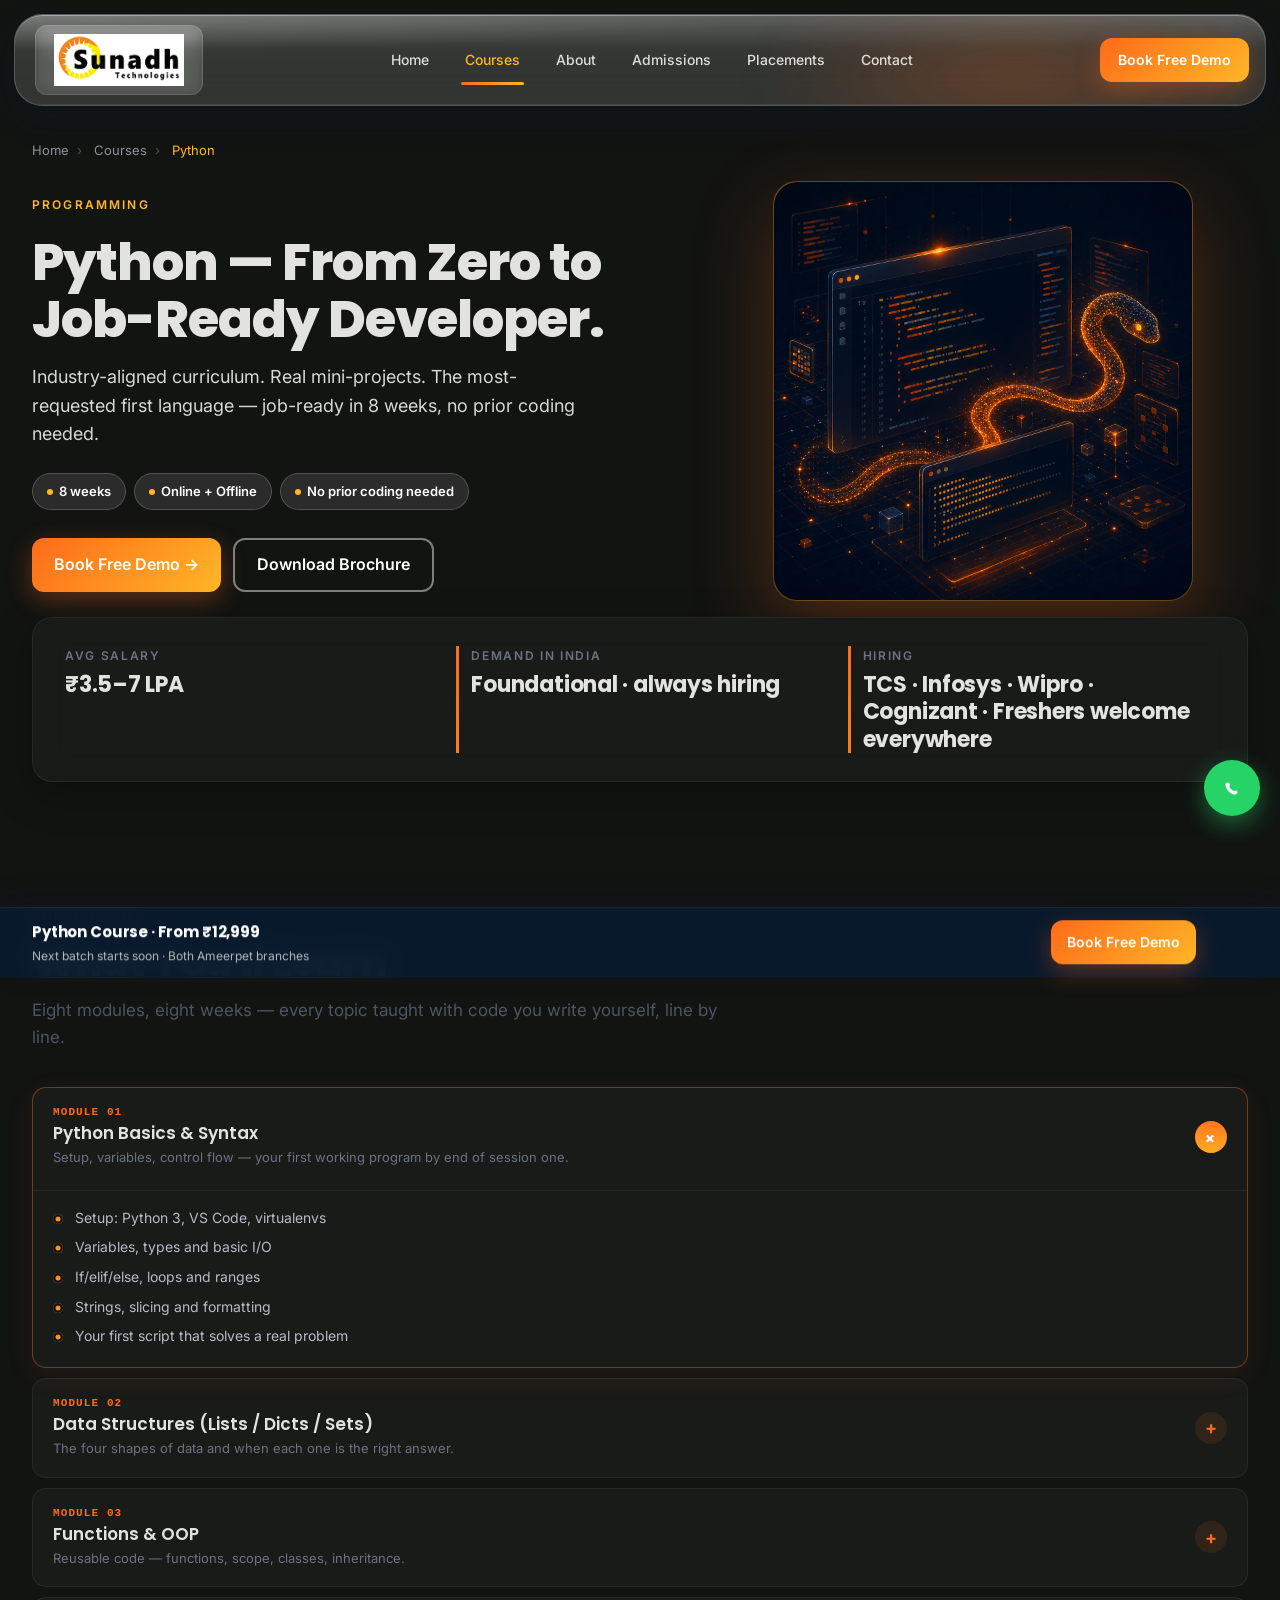
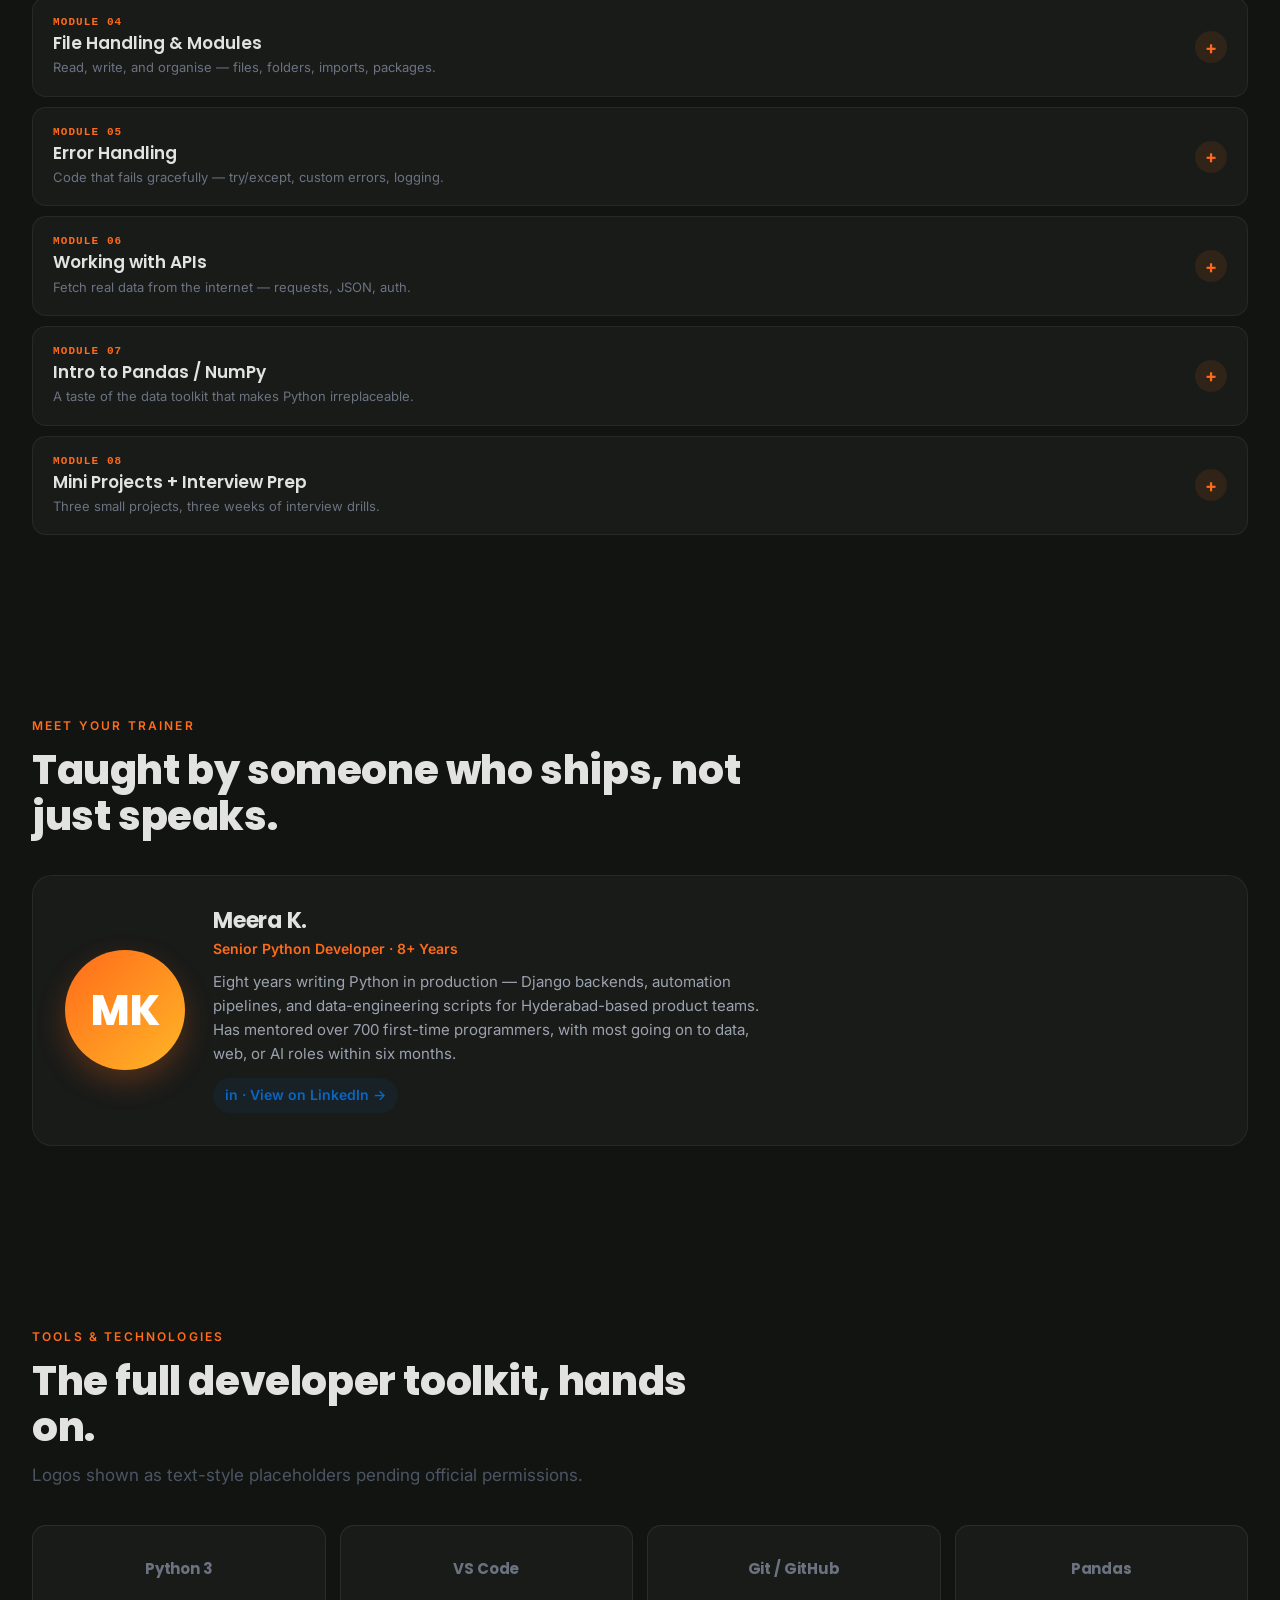
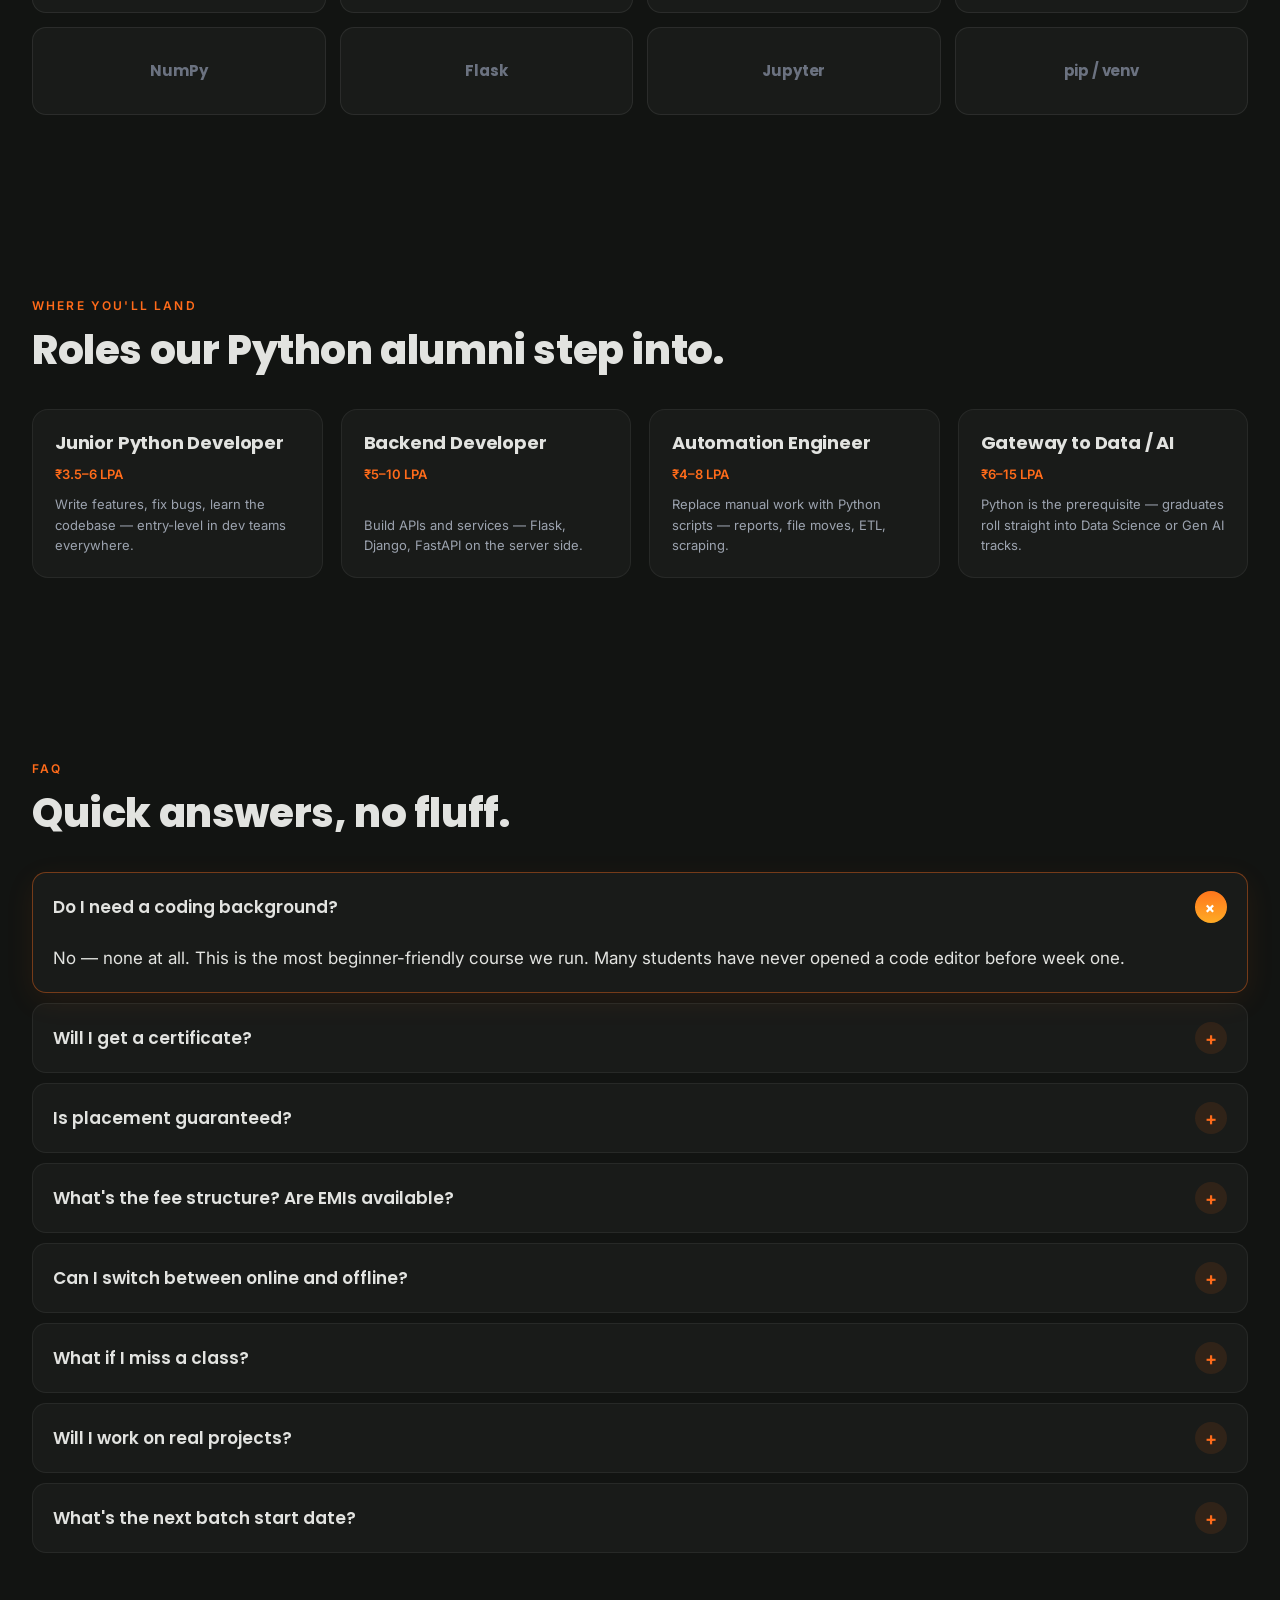
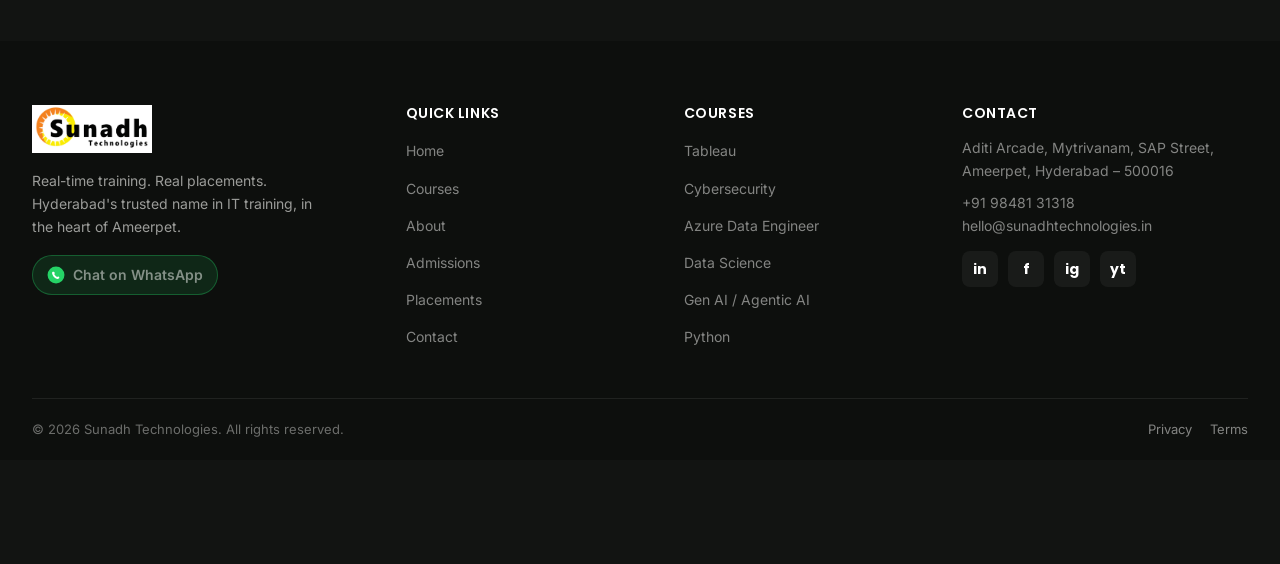
<file: courses/python.html>
<!doctype html>
<html lang="en">
<head>
<meta charset="utf-8">
<meta name="viewport" content="width=device-width, initial-scale=1">
<title>Python Course — Sunadh Technologies</title>
<meta name="description" content="Learn Python from scratch in 8 weeks. The gateway to Data Science, Web, and AI careers. Sunadh Technologies, Ameerpet, Hyderabad.">
<link rel="icon" href="../assets/favicon.svg" type="image/svg+xml">
<link rel="stylesheet" href="../colors_and_type.css">
<link rel="stylesheet" href="../styles/components.css">
<link rel="stylesheet" href="../styles/course-detail.css">
<style>
/* ============ Dark Theme Overrides ============ */
body { background: #121412 !important; color: #e2e3e0; }
section, main, .trainer-section, .tools-section, .careers-section,
.faq-section, .curriculum-section, .stat-row-section {
  background: #121412 !important; color: #e2e3e0;
}
.section-header { background: transparent !important; border: none !important; backdrop-filter: none !important; }
.stat-card { background: rgba(255,255,255,0.03) !important; border: 1px solid rgba(255,255,255,0.06) !important; box-shadow: 0 12px 40px rgba(0,0,0,0.3) !important; backdrop-filter: blur(16px); }
.stat-label { color: #6b7280 !important; }
.stat-value { color: #e2e3e0 !important; }
.acc { background: rgba(255,255,255,0.03) !important; border: 1px solid rgba(255,255,255,0.06) !important; }
.acc.open { border-color: rgba(255,107,26,0.4) !important; box-shadow: 0 8px 30px rgba(255,107,26,0.08) !important; }
.acc-head { background: transparent !important; }
.acc-head .ttl { color: #e2e3e0 !important; }
.acc-head .desc { color: #6b7280 !important; }
.acc-head .num { color: #FF6B1A !important; }
.acc-body-inner { border-color: rgba(255,255,255,0.06) !important; }
.lesson-list li { color: #b4bcc6 !important; }
.lesson-list li::before { box-shadow: inset 0 0 0 2.5px #121412 !important; }
.tool-tile { background: rgba(255,255,255,0.03) !important; border: 1px solid rgba(255,255,255,0.08) !important; color: #6b7280 !important; filter: none !important; }
.tool-tile:hover { color: #e2e3e0 !important; border-color: rgba(255,107,26,0.4) !important; }
.trainer { background: rgba(255,255,255,0.03) !important; border: 1px solid rgba(255,255,255,0.06) !important; }
.trainer-info h3 { color: #e2e3e0 !important; }
.trainer-info p { color: #9ca3af !important; }
.career-card { background: rgba(255,255,255,0.03) !important; border: 1px solid rgba(255,255,255,0.06) !important; }
.career-card:hover { box-shadow: 0 12px 40px rgba(255,107,26,0.08) !important; border-color: rgba(255,107,26,0.3) !important; }
.career-card h3 { color: #e2e3e0 !important; }
.career-card .desc { color: #9ca3af !important; }
h1, h2, h3, h4 { color: #e2e3e0 !important; }
p, li, td { color: #b4bcc6; }
.section-head p { color: #9ca3af !important; }
.crumb { color: #8b929c; }
.crumb a { color: #8b929c !important; }
.crumb a:hover { color: #FF6B1A !important; }
input, select, textarea { background: rgba(255,255,255,0.05) !important; border: 1px solid rgba(255,255,255,0.15) !important; color: #e2e3e0 !important; }
input::placeholder, textarea::placeholder { color: rgba(255,255,255,0.3) !important; }
label { color: #b4bcc6 !important; }
footer { background: #0d0f0d !important; color: rgba(250,250,247,0.7); }
footer h4 { color: #fff !important; }
footer a { color: rgba(250,250,247,0.5) !important; }
footer a:hover { color: #FFB627 !important; }
.foot-bottom { border-color: rgba(255,255,255,0.08) !important; color: rgba(250,250,247,0.4); }
.foot-about { color: rgba(250,250,247,0.6) !important; }
.foot-contact-line, .foot-contact-line a { color: rgba(250,250,247,0.5) !important; }
.foot-social a { background: rgba(255,255,255,0.05) !important; color: #fff !important; }
</style>
</head>
<body>

<!-- NAVBAR -->
<header class="nav glass" id="nav">
  <div class="container nav-inner">
    <a href="../index.html" class="nav-logo"><img src="../assets/logo-new.png" alt="Sunadh Technologies" class="nav-logo-img"></a>
    <nav class="nav-links">
      <a href="../index.html">Home</a>
      <a href="../courses.html" class="active" aria-current="page">Courses</a>
      <a href="../about.html">About</a>
      <a href="../admissions.html">Admissions</a>
      <a href="../placements.html">Placements</a>
      <a href="../index.html#contact">Contact</a>
    </nav>
    <div style="display:flex;align-items:center;gap:8px">
      <a href="#enquiry" class="btn btn-primary nav-cta">Book Free Demo</a>
      <button class="nav-toggle" id="navToggle" aria-label="Open menu" aria-expanded="false">☰</button>
    </div>
  </div>
  <div class="mobile-menu" id="mobileMenu">
    <a href="../index.html">Home</a>
    <a href="../courses.html" class="active">Courses</a>
    <a href="../about.html">About</a>
    <a href="../admissions.html">Admissions</a>
    <a href="../placements.html">Placements</a>
    <a href="../index.html#contact">Contact</a>
  </div>
</header>

<!-- COURSE HERO -->
<section class="course-hero">
  <div class="container">
    <div class="crumb">
      <a href="../index.html">Home</a><span class="sep">›</span>
      <a href="../courses.html">Courses</a><span class="sep">›</span>
      <span class="here">Python</span>
    </div>
    <div class="hero-grid">
      <div>
        <span class="eyebrow" style="color:var(--color-secondary)">Programming</span>
        <h1>Python — From Zero to Job-Ready Developer.</h1>
        <p class="lede">Industry-aligned curriculum. Real mini-projects. The most-requested first language — job-ready in 8 weeks, no prior coding needed.</p>
        <div class="hero-pills">
          <span class="hero-pill">8 weeks</span>
          <span class="hero-pill">Online + Offline</span>
          <span class="hero-pill">No prior coding needed</span>
        </div>
        <div class="hero-ctas">
          <a href="#enquiry" class="btn btn-primary">Book Free Demo →</a>
          <a href="#" class="btn btn-outline-light">Download Brochure</a>
        </div>
      </div>
      <div class="hero-illo-wrap">
        <div class="hero-illo" style="padding:0; overflow:hidden;">
          <img src="../assets/course-python-hero.png" alt="Python programming code visualization" style="width:100%; height:100%; object-fit:cover; border-radius:24px;">
        </div>
      </div>
    </div>
  </div>
</section>

<!-- STAT ROW -->
<section class="stat-row-section" style="padding:0 0 32px">
  <div class="container">
    <div class="stat-card">
      <div class="stat-item"><div class="stat-label">Avg Salary</div><div class="stat-value">₹3.5–7 LPA</div></div>
      <div class="stat-item"><div class="stat-label">Demand in India</div><div class="stat-value">Foundational · always hiring</div></div>
      <div class="stat-item"><div class="stat-label">Hiring</div><div class="stat-value">TCS · Infosys · Wipro · Cognizant · Freshers welcome everywhere</div></div>
    </div>
  </div>
</section>

<!-- CURRICULUM ACCORDION -->
<section style="background:var(--color-bg)">
  <div class="container">
    <div class="section-header">
      <span class="eyebrow">Curriculum</span>
      <h2>What You'll Learn</h2>
      <p class="sub">Eight modules, eight weeks — every topic taught with code you write yourself, line by line.</p>
    </div>
    <div class="acc-list" id="curriculum">
      <div class="acc"><button class="acc-head"><div><span class="num">MODULE 01</span><span class="ttl">Python Basics & Syntax</span><div class="desc">Setup, variables, control flow — your first working program by end of session one.</div></div><span class="chev">+</span></button><div class="acc-body"><div class="acc-body-inner"><ul class="lesson-list"><li>Setup: Python 3, VS Code, virtualenvs</li><li>Variables, types and basic I/O</li><li>If/elif/else, loops and ranges</li><li>Strings, slicing and formatting</li><li>Your first script that solves a real problem</li></ul></div></div></div>
      <div class="acc"><button class="acc-head"><div><span class="num">MODULE 02</span><span class="ttl">Data Structures (Lists / Dicts / Sets)</span><div class="desc">The four shapes of data and when each one is the right answer.</div></div><span class="chev">+</span></button><div class="acc-body"><div class="acc-body-inner"><ul class="lesson-list"><li>Lists: indexing, slicing, mutation</li><li>Dictionaries and key-value workflows</li><li>Sets and tuples — the underused pair</li><li>Comprehensions for one-line transforms</li><li>Choosing the right structure for the job</li></ul></div></div></div>
      <div class="acc"><button class="acc-head"><div><span class="num">MODULE 03</span><span class="ttl">Functions & OOP</span><div class="desc">Reusable code — functions, scope, classes, inheritance.</div></div><span class="chev">+</span></button><div class="acc-body"><div class="acc-body-inner"><ul class="lesson-list"><li>Functions, default args, *args/**kwargs</li><li>Scope, closures and decorators (gentle intro)</li><li>Classes, instances and methods</li><li>Inheritance and composition</li><li>Writing readable, testable code</li></ul></div></div></div>
      <div class="acc"><button class="acc-head"><div><span class="num">MODULE 04</span><span class="ttl">File Handling & Modules</span><div class="desc">Read, write, and organise — files, folders, imports, packages.</div></div><span class="chev">+</span></button><div class="acc-body"><div class="acc-body-inner"><ul class="lesson-list"><li>Reading and writing text and CSV files</li><li>Working with JSON</li><li>Modules, packages and imports</li><li>Standard library tour: os, sys, pathlib</li><li>Building your own reusable module</li></ul></div></div></div>
      <div class="acc"><button class="acc-head"><div><span class="num">MODULE 05</span><span class="ttl">Error Handling</span><div class="desc">Code that fails gracefully — try/except, custom errors, logging.</div></div><span class="chev">+</span></button><div class="acc-body"><div class="acc-body-inner"><ul class="lesson-list"><li>Try / except / finally patterns</li><li>Built-in exceptions and when each fires</li><li>Raising and creating custom exceptions</li><li>Logging vs printing — production hygiene</li><li>Debugging with breakpoints in VS Code</li></ul></div></div></div>
      <div class="acc"><button class="acc-head"><div><span class="num">MODULE 06</span><span class="ttl">Working with APIs</span><div class="desc">Fetch real data from the internet — requests, JSON, auth.</div></div><span class="chev">+</span></button><div class="acc-body"><div class="acc-body-inner"><ul class="lesson-list"><li>HTTP basics: GET, POST, status codes</li><li>The requests library, end to end</li><li>Parsing JSON responses</li><li>API authentication: keys, tokens, OAuth basics</li><li>Building a small CLI that hits a real API</li></ul></div></div></div>
      <div class="acc"><button class="acc-head"><div><span class="num">MODULE 07</span><span class="ttl">Intro to Pandas / NumPy</span><div class="desc">A taste of the data toolkit that makes Python irreplaceable.</div></div><span class="chev">+</span></button><div class="acc-body"><div class="acc-body-inner"><ul class="lesson-list"><li>NumPy arrays vs Python lists</li><li>Pandas DataFrames in 30 minutes</li><li>Reading CSVs and quick analysis</li><li>Basic plotting with Matplotlib</li><li>Where to go next: Data Science, ML, AI</li></ul></div></div></div>
      <div class="acc"><button class="acc-head"><div><span class="num">MODULE 08</span><span class="ttl">Mini Projects + Interview Prep</span><div class="desc">Three small projects, three weeks of interview drills.</div></div><span class="chev">+</span></button><div class="acc-body"><div class="acc-body-inner"><ul class="lesson-list"><li>Project 1: a CLI utility (file organiser or to-do)</li><li>Project 2: an API-driven mini app</li><li>Project 3: a data analysis notebook</li><li>Top 50 Python interview questions, drilled</li><li>Resume polish and mock interviews</li></ul></div></div></div>
    </div>
  </div>
</section>

<!-- MEET YOUR TRAINER -->
<section class="trainer-section">
  <div class="container">
    <div class="section-header"><span class="eyebrow">Meet Your Trainer</span><h2>Taught by someone who ships, not just speaks.</h2></div>
    <div class="trainer">
      <div class="trainer-ava">MK</div>
      <div class="trainer-info">
        <h3>Meera K.</h3>
        <div class="role">Senior Python Developer · 8+ Years</div>
        <p>Eight years writing Python in production — Django backends, automation pipelines, and data-engineering scripts for Hyderabad-based product teams. Has mentored over 700 first-time programmers, with most going on to data, web, or AI roles within six months.</p>
        <a href="#" class="li-link" aria-label="Meera's LinkedIn">in&nbsp;·&nbsp;View on LinkedIn →</a>
      </div>
    </div>
  </div>
</section>

<!-- TOOLS -->
<section class="tools-section">
  <div class="container">
    <div class="section-header"><span class="eyebrow">Tools &amp; Technologies</span><h2>The full developer toolkit, hands on.</h2><p class="sub">Logos shown as text-style placeholders pending official permissions.</p></div>
    <div class="tools-grid">
      <div class="tool-tile">Python 3</div>
      <div class="tool-tile">VS Code</div>
      <div class="tool-tile">Git / GitHub</div>
      <div class="tool-tile">Pandas</div>
      <div class="tool-tile">NumPy</div>
      <div class="tool-tile">Flask</div>
      <div class="tool-tile">Jupyter</div>
      <div class="tool-tile">pip / venv</div>
    </div>
  </div>
</section>

<!-- CAREER OUTCOMES -->
<section class="careers-section">
  <div class="container">
    <div class="section-header"><span class="eyebrow">Where You'll Land</span><h2>Roles our Python alumni step into.</h2></div>
    <div class="careers-grid">
      <div class="career-card"><h3>Junior Python Developer</h3><div class="salary">₹3.5–6 LPA</div><p class="desc">Write features, fix bugs, learn the codebase — entry-level in dev teams everywhere.</p></div>
      <div class="career-card"><h3>Backend Developer</h3><div class="salary">₹5–10 LPA</div><p class="desc">Build APIs and services — Flask, Django, FastAPI on the server side.</p></div>
      <div class="career-card"><h3>Automation Engineer</h3><div class="salary">₹4–8 LPA</div><p class="desc">Replace manual work with Python scripts — reports, file moves, ETL, scraping.</p></div>
      <div class="career-card"><h3>Gateway to Data / AI</h3><div class="salary">₹6–15 LPA</div><p class="desc">Python is the prerequisite — graduates roll straight into Data Science or Gen AI tracks.</p></div>
    </div>
  </div>
</section>

<!-- FAQ -->
<section class="faq-section">
  <div class="container">
    <div class="section-header"><span class="eyebrow">FAQ</span><h2>Quick answers, no fluff.</h2></div>
    <div class="acc-list" id="faq">
      <div class="acc"><button class="acc-head"><div><span class="ttl">Do I need a coding background?</span></div><span class="chev">+</span></button><div class="acc-body"><div class="acc-body-inner" style="border:0;padding-top:0">No — none at all. This is the most beginner-friendly course we run. Many students have never opened a code editor before week one.</div></div></div>
      <div class="acc"><button class="acc-head"><div><span class="ttl">Will I get a certificate?</span></div><span class="chev">+</span></button><div class="acc-body"><div class="acc-body-inner" style="border:0;padding-top:0">Yes — a Sunadh completion certificate after the three mini-projects, plus we prep you for the PCEP (Certified Entry-Level Python Programmer) exam.</div></div></div>
      <div class="acc"><button class="acc-head"><div><span class="ttl">Is placement guaranteed?</span></div><span class="chev">+</span></button><div class="acc-body"><div class="acc-body-inner" style="border:0;padding-top:0">We offer 100% placement assistance — interview prep, resume reviews, and intros to 500+ hiring partners. Python opens the door to dev, data, and AI roles.</div></div></div>
      <div class="acc"><button class="acc-head"><div><span class="ttl">What's the fee structure? Are EMIs available?</span></div><span class="chev">+</span></button><div class="acc-body"><div class="acc-body-inner" style="border:0;padding-top:0">Course starts from ₹12,999 — our most affordable course. No-cost EMIs available across major banks for those who need them.</div></div></div>
      <div class="acc"><button class="acc-head"><div><span class="ttl">Can I switch between online and offline?</span></div><span class="chev">+</span></button><div class="acc-body"><div class="acc-body-inner" style="border:0;padding-top:0">Yes. Every Python batch runs hybrid — attend in classroom one week, online the next. Switch as your schedule needs, no extra fee.</div></div></div>
      <div class="acc"><button class="acc-head"><div><span class="ttl">What if I miss a class?</span></div><span class="chev">+</span></button><div class="acc-body"><div class="acc-body-inner" style="border:0;padding-top:0">Every session is recorded and shared the same evening. You can also sit in any other ongoing batch to recover that topic in person.</div></div></div>
      <div class="acc"><button class="acc-head"><div><span class="ttl">Will I work on real projects?</span></div><span class="chev">+</span></button><div class="acc-body"><div class="acc-body-inner" style="border:0;padding-top:0">Yes — three working mini-projects by week eight, all on your GitHub. Small, but real and complete — exactly what hiring managers want to see from a fresher.</div></div></div>
      <div class="acc"><button class="acc-head"><div><span class="ttl">What's the next batch start date?</span></div><span class="chev">+</span></button><div class="acc-body"><div class="acc-body-inner" style="border:0;padding-top:0">New weekday and weekend Python batches start every two weeks at both Ameerpet branches. Book a free demo and we'll share the next start date.</div></div></div>
    </div>
  </div>
</section>

<!-- FOOTER -->
<footer id="enquiry">
  <div class="container">
    <div class="foot-grid">
      <div>
        <div class="foot-logo"><img src="../assets/logo-new.png" alt="Sunadh Technologies" class="nav-logo-img"></div>
        <p class="foot-about">Real-time training. Real placements. Hyderabad's trusted name in IT training, in the heart of Ameerpet.</p>
        <a class="foot-wa" href="https://wa.me/919848131318"><img src="../assets/icon-whatsapp.svg" alt="">Chat on WhatsApp</a>
      </div>
      <div class="foot-col"><h4>Quick Links</h4><ul><li><a href="../index.html">Home</a></li><li><a href="../courses.html">Courses</a></li><li><a href="../index.html#about">About</a></li><li><a href="../index.html#enquiry">Admissions</a></li><li><a href="../index.html#placements">Placements</a></li><li><a href="../index.html#contact">Contact</a></li></ul></div>
      <div class="foot-col"><h4>Courses</h4><ul><li><a href="tableau.html">Tableau</a></li><li><a href="cybersecurity.html">Cybersecurity</a></li><li><a href="azure-data-engineer.html">Azure Data Engineer</a></li><li><a href="data-science.html">Data Science</a></li><li><a href="gen-ai.html">Gen AI / Agentic AI</a></li><li><a href="python.html">Python</a></li></ul></div>
      <div class="foot-col"><h4>Contact</h4><div class="foot-contact-line">Aditi Arcade, Mytrivanam, SAP Street,<br>Ameerpet, Hyderabad – 500016</div><div class="foot-contact-line" style="margin-top:10px"><a href="tel:+919848131318">+91 98481 31318</a></div><div class="foot-contact-line"><a href="mailto:hello@sunadhtechnologies.in">hello@sunadhtechnologies.in</a></div><div class="foot-social"><a href="#">in</a><a href="#">f</a><a href="#">ig</a><a href="#">yt</a></div></div>
    </div>
    <div class="foot-bottom"><div>© 2026 Sunadh Technologies. All rights reserved.</div><div style="display:flex;gap:18px"><a href="#">Privacy</a><a href="#">Terms</a></div></div>
  </div>
</footer>

<!-- STICKY BOTTOM CTA BAR -->
<div class="bottom-cta" id="bottomCTA" aria-hidden="true">
  <div class="container bottom-cta-inner">
    <div class="bottom-cta-text">
      <div class="top">Python Course · From ₹12,999</div>
      <div class="bot">Next batch starts soon · Both Ameerpet branches</div>
    </div>
    <a href="#enquiry" class="btn btn-primary btn-sm">Book Free Demo</a>
  </div>
</div>

<a class="wa-float" href="https://wa.me/919848131318" target="_blank" rel="noopener" aria-label="Chat with Sunadh on WhatsApp"><img src="../assets/icon-whatsapp.svg" alt=""></a>

<script src="../js/nav.js"></script>
<script src="../js/accordion.js"></script>
<script>
  // Sticky bottom CTA — show after scrolling past hero
  const bar=document.getElementById('bottomCTA');
  const showAt=560;
  const updateBar=()=>{
    const show=window.scrollY>showAt;
    bar.classList.toggle('show',show);
    bar.setAttribute('aria-hidden',show?'false':'true');
  };
  window.addEventListener('scroll',updateBar,{passive:true});updateBar();
</script>

</body>
</html>
</file>
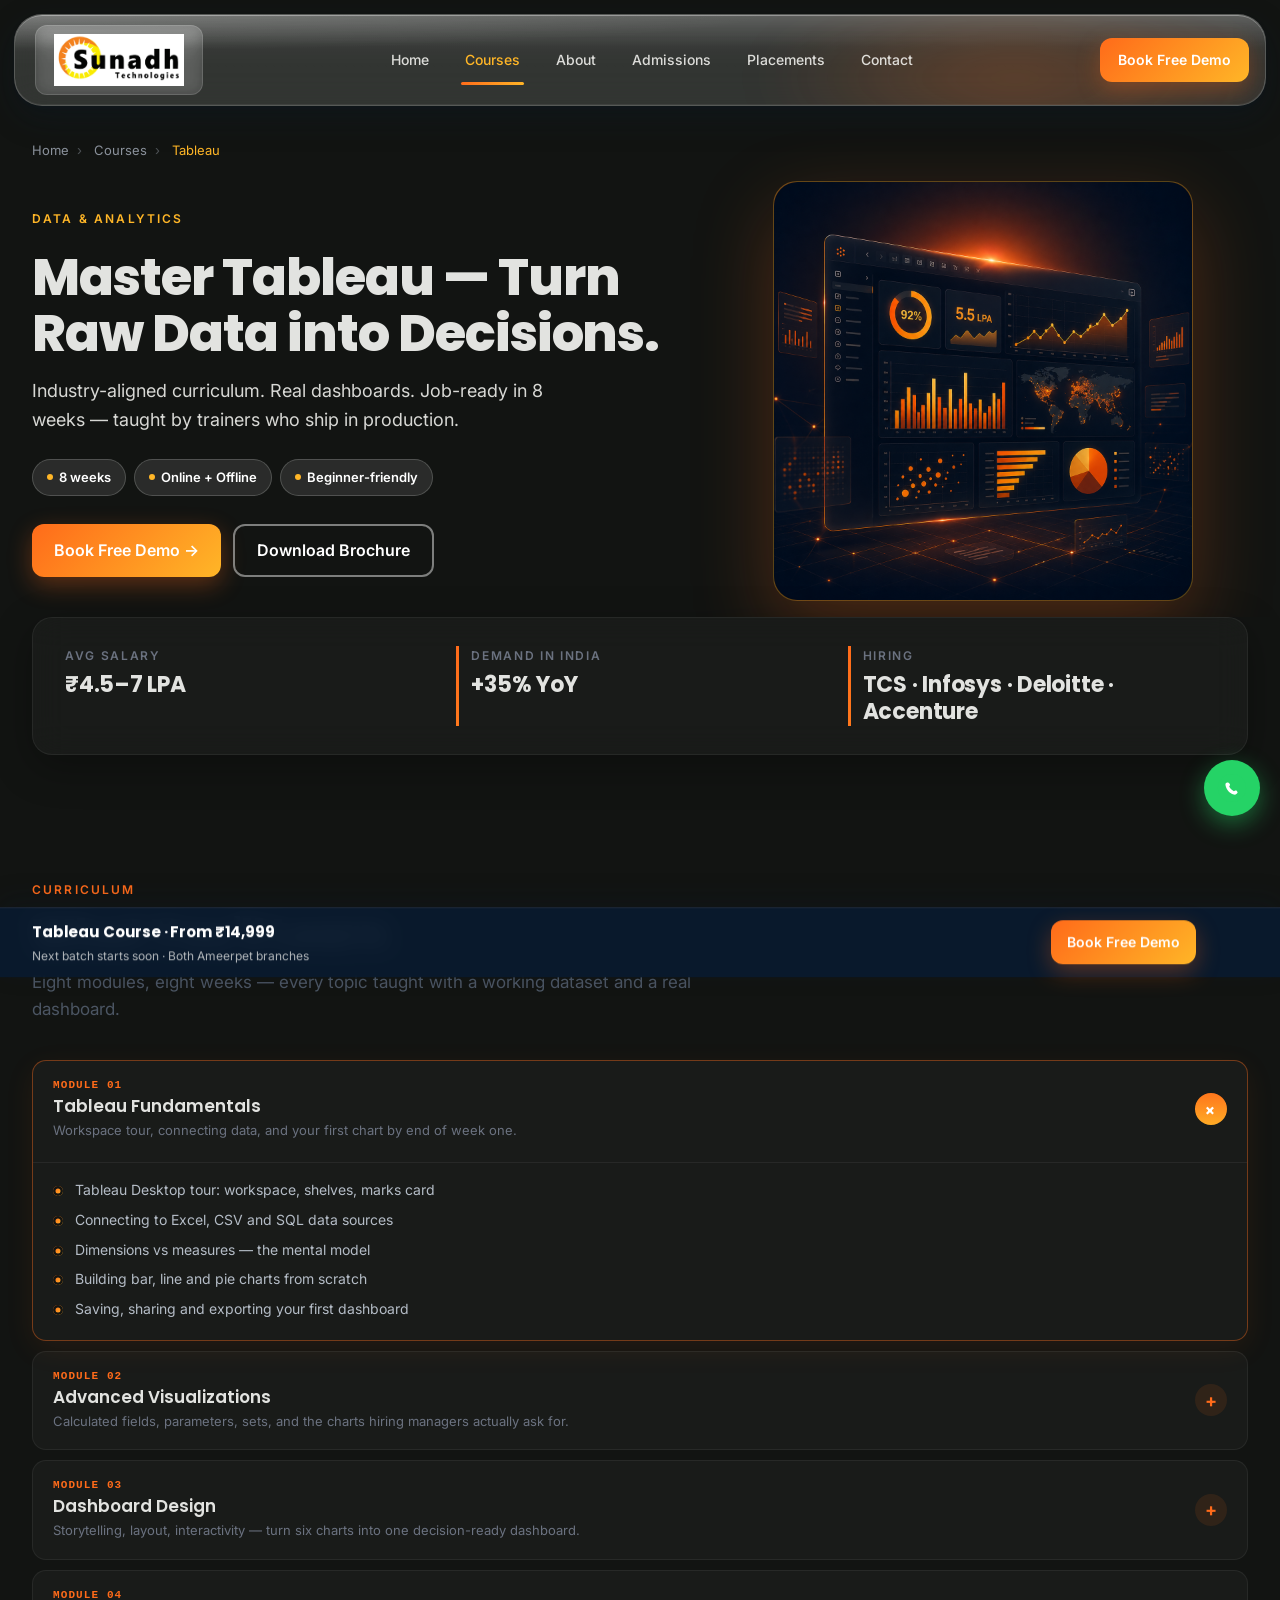
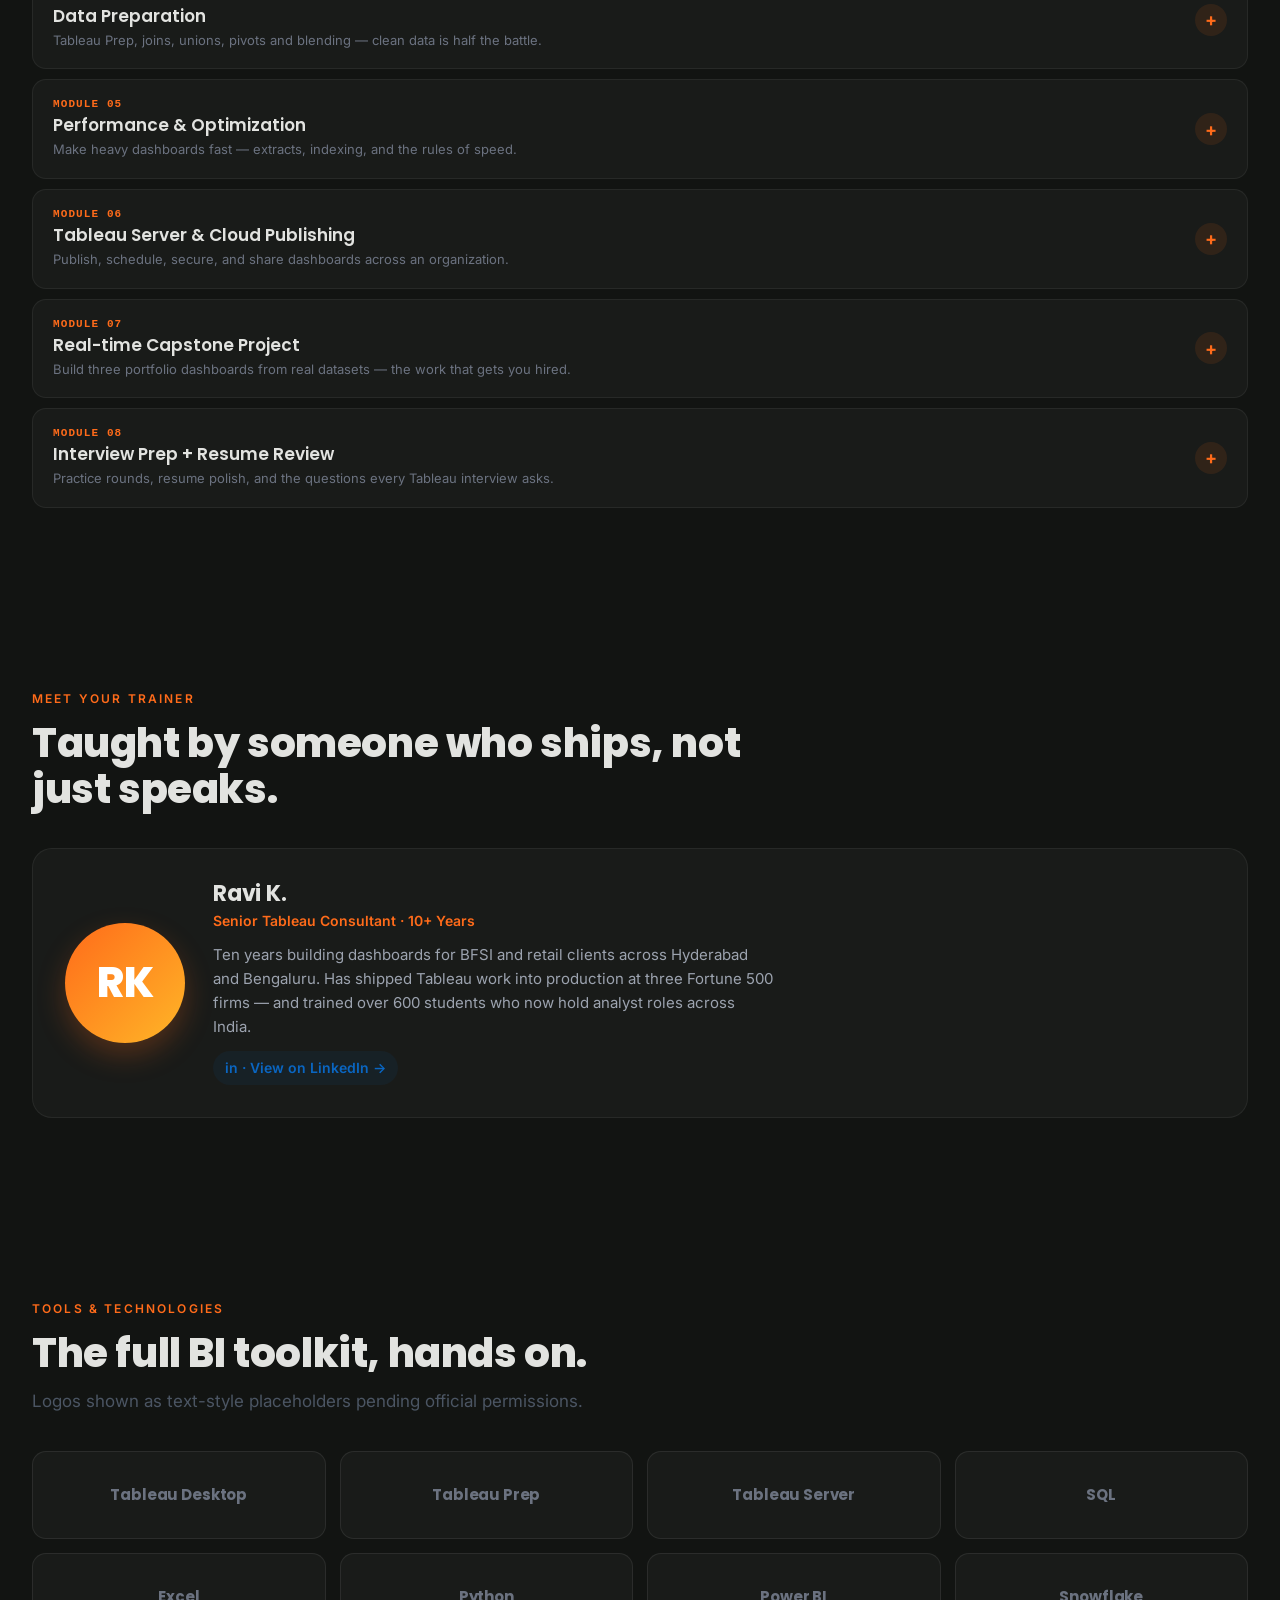
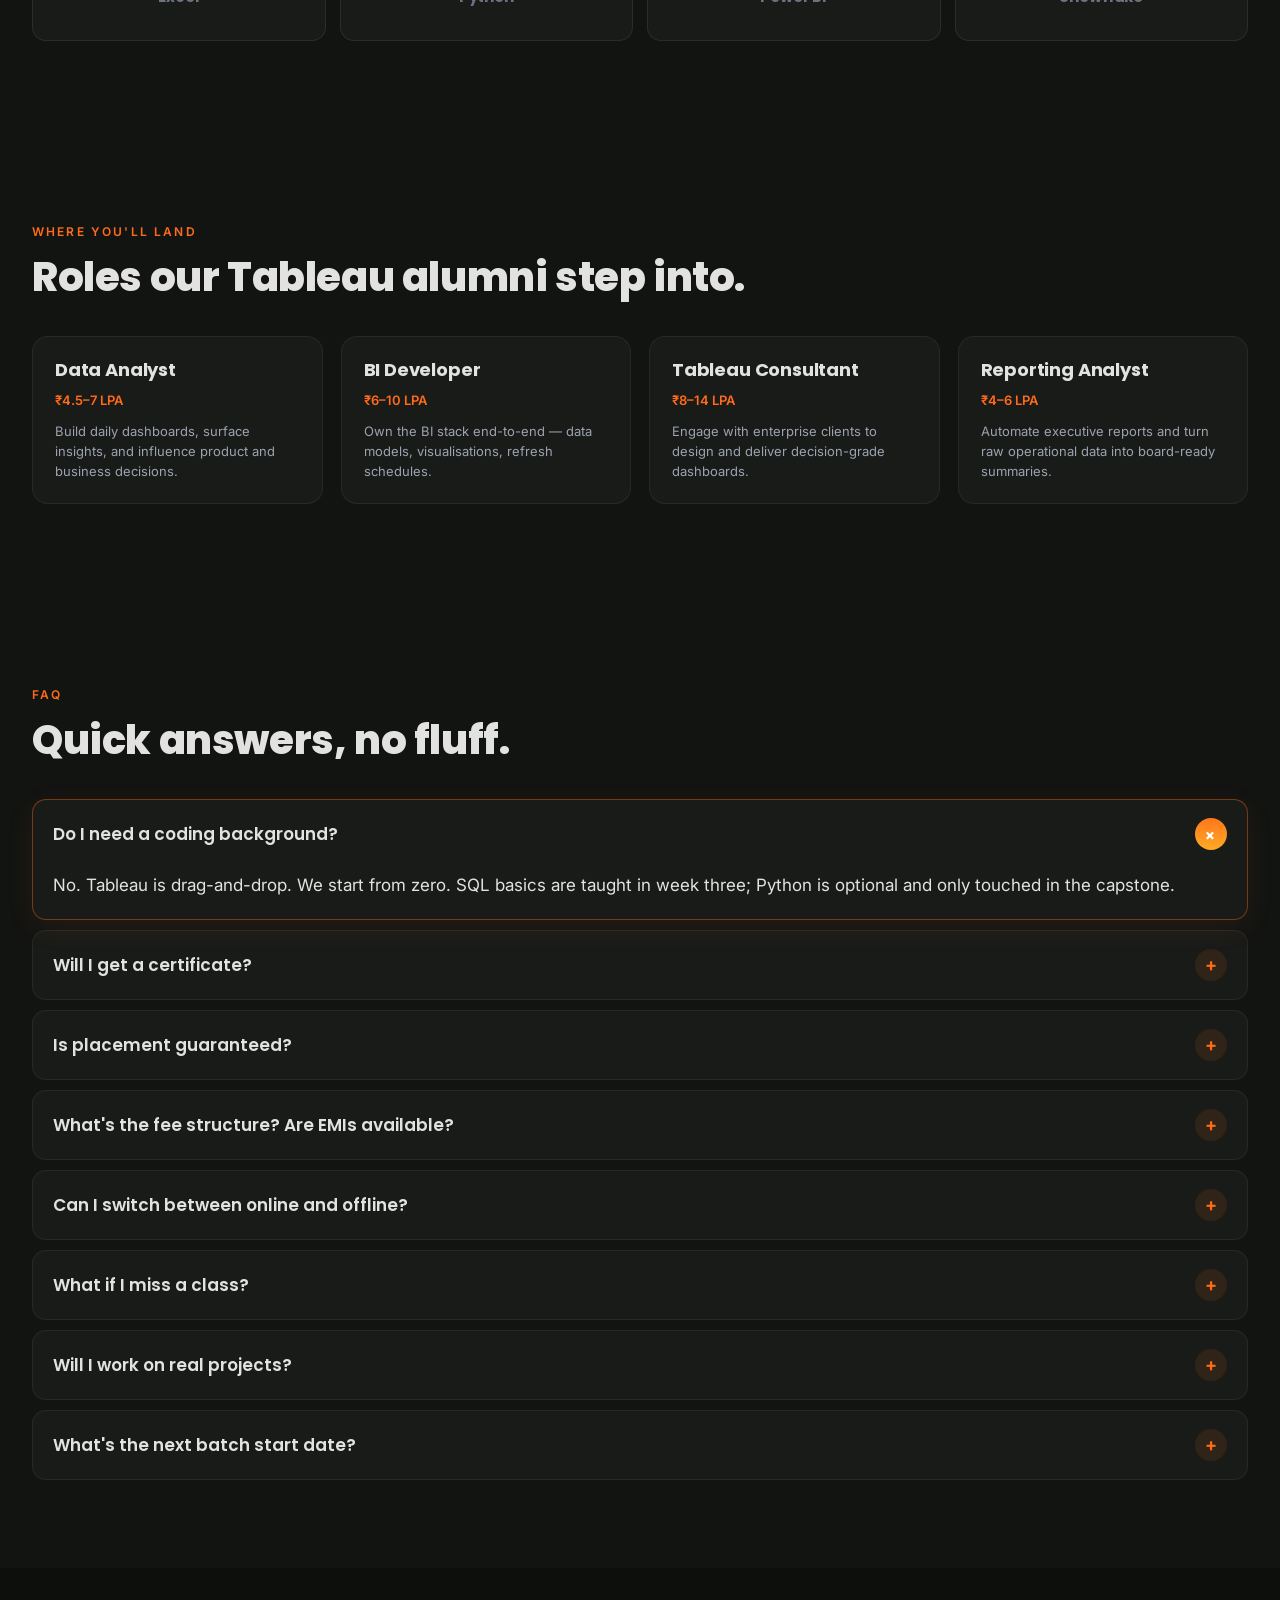
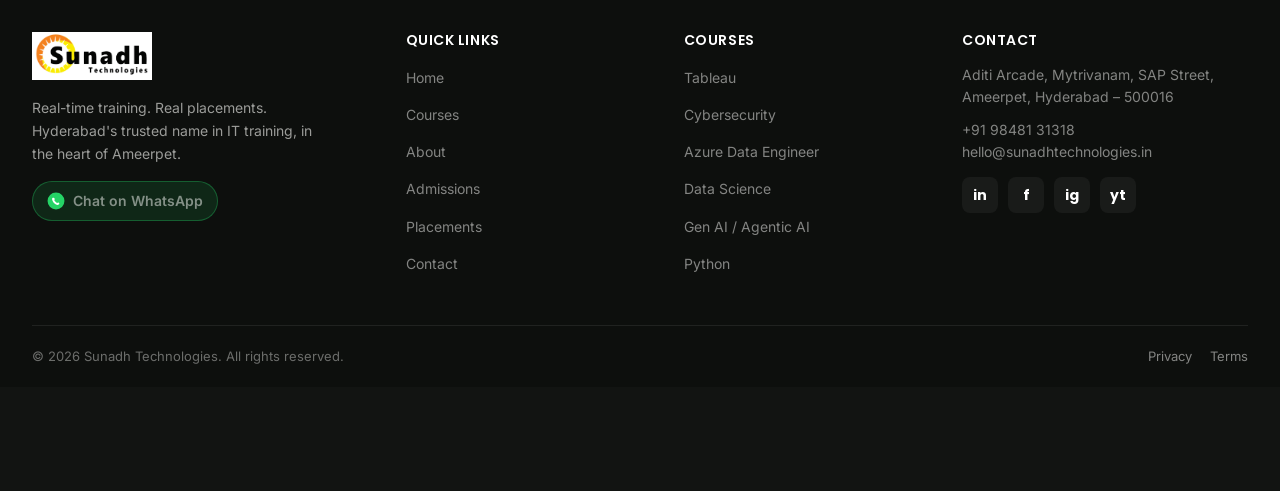
<file: courses/tableau.html>
<!doctype html>
<html lang="en">
<head>
<meta charset="utf-8">
<meta name="viewport" content="width=device-width, initial-scale=1">
<title>Tableau Course — Sunadh Technologies</title>
<meta name="description" content="Master Tableau in 8 weeks. Industry-aligned curriculum, real dashboards, placement support. Sunadh Technologies, Ameerpet, Hyderabad.">
<link rel="icon" href="../assets/favicon.svg" type="image/svg+xml">
<link rel="stylesheet" href="../colors_and_type.css">
<link rel="stylesheet" href="../styles/components.css">
<link rel="stylesheet" href="../styles/course-detail.css">
<style>
/* ============ Dark Theme Overrides ============ */
body { background: #121412 !important; color: #e2e3e0; }

/* All sections */
section, main, .trainer-section, .tools-section, .careers-section,
.faq-section, .curriculum-section, .stat-row-section {
  background: #121412 !important;
  color: #e2e3e0;
}

/* Stat card */
.section-header { background: transparent !important; border: none !important; backdrop-filter: none !important; }
.stat-card {
  background: rgba(255,255,255,0.03) !important;
  border: 1px solid rgba(255,255,255,0.06) !important;
  box-shadow: 0 12px 40px rgba(0,0,0,0.3) !important;
  backdrop-filter: blur(16px);
}
.stat-item { border-image: var(--gradient-brand) 1; }
.stat-label { color: #6b7280 !important; }
.stat-value { color: #e2e3e0 !important; }

/* Accordion modules */
.acc {
  background: rgba(255,255,255,0.03) !important;
  border: 1px solid rgba(255,255,255,0.06) !important;
}
.acc.open { border-color: rgba(255,107,26,0.4) !important; box-shadow: 0 8px 30px rgba(255,107,26,0.08) !important; }
.acc-head { background: transparent !important; }
.acc-head .ttl { color: #e2e3e0 !important; }
.acc-head .desc { color: #6b7280 !important; }
.acc-head .num { color: #FF6B1A !important; }
.acc-body-inner { border-color: rgba(255,255,255,0.06) !important; }
.lesson-list li { color: #b4bcc6 !important; }
.lesson-list li::before { box-shadow: inset 0 0 0 2.5px #121412 !important; }

/* Tools */
.tool-tile {
  background: rgba(255,255,255,0.03) !important;
  border: 1px solid rgba(255,255,255,0.08) !important;
  color: #6b7280 !important;
  filter: none !important;
}
.tool-tile:hover { color: #e2e3e0 !important; border-color: rgba(255,107,26,0.4) !important; }

/* Trainer */
.trainer {
  background: rgba(255,255,255,0.03) !important;
  border: 1px solid rgba(255,255,255,0.06) !important;
}
.trainer-info h3 { color: #e2e3e0 !important; }
.trainer-info p { color: #9ca3af !important; }

/* Career cards */
.career-card {
  background: rgba(255,255,255,0.03) !important;
  border: 1px solid rgba(255,255,255,0.06) !important;
}
.career-card:hover { box-shadow: 0 12px 40px rgba(255,107,26,0.08) !important; border-color: rgba(255,107,26,0.3) !important; }
.career-card h3 { color: #e2e3e0 !important; }
.career-card .desc { color: #9ca3af !important; }

/* Headings & text */
h1, h2, h3, h4 { color: #e2e3e0 !important; }
p, li, td { color: #b4bcc6; }
.section-head p, .eyebrow + p { color: #9ca3af !important; }

/* Breadcrumb */
.crumb { color: #8b929c; }
.crumb a { color: #8b929c !important; }
.crumb a:hover { color: #FF6B1A !important; }

/* Forms */
input, select, textarea {
  background: rgba(255,255,255,0.05) !important;
  border: 1px solid rgba(255,255,255,0.15) !important;
  color: #e2e3e0 !important;
}
input::placeholder, textarea::placeholder { color: rgba(255,255,255,0.3) !important; }
label { color: #b4bcc6 !important; }

/* Footer */
footer { background: #0d0f0d !important; color: rgba(250,250,247,0.7); }
footer h4 { color: #fff !important; }
footer a { color: rgba(250,250,247,0.5) !important; }
footer a:hover { color: #FFB627 !important; }
.foot-bottom { border-color: rgba(255,255,255,0.08) !important; color: rgba(250,250,247,0.4); }
.foot-about { color: rgba(250,250,247,0.6) !important; }
.foot-contact-line, .foot-contact-line a { color: rgba(250,250,247,0.5) !important; }
.foot-social a { background: rgba(255,255,255,0.05) !important; color: #fff !important; }
</style>
</head>
<body>

<!-- NAVBAR -->
<header class="nav glass" id="nav">
  <div class="container nav-inner">
    <a href="../index.html" class="nav-logo"><img src="../assets/logo-new.png" alt="Sunadh Technologies" class="nav-logo-img"></a>
    <nav class="nav-links">
      <a href="../index.html">Home</a>
      <a href="../courses.html" class="active" aria-current="page">Courses</a>
      <a href="../about.html">About</a>
      <a href="../admissions.html">Admissions</a>
      <a href="../placements.html">Placements</a>
      <a href="../index.html#contact">Contact</a>
    </nav>
    <div style="display:flex;align-items:center;gap:8px">
      <a href="#enquiry" class="btn btn-primary nav-cta">Book Free Demo</a>
      <button class="nav-toggle" id="navToggle" aria-label="Open menu" aria-expanded="false">☰</button>
    </div>
  </div>
  <div class="mobile-menu" id="mobileMenu">
    <a href="../index.html">Home</a>
    <a href="../courses.html" class="active">Courses</a>
    <a href="../about.html">About</a>
    <a href="../admissions.html">Admissions</a>
    <a href="../placements.html">Placements</a>
    <a href="../index.html#contact">Contact</a>
  </div>
</header>

<!-- COURSE HERO -->
<section class="course-hero">
  <div class="container">
    <div class="crumb">
      <a href="../index.html">Home</a><span class="sep">›</span>
      <a href="../courses.html">Courses</a><span class="sep">›</span>
      <span class="here">Tableau</span>
    </div>
    <div class="hero-grid">
      <div>
        <span class="eyebrow" style="color:var(--color-secondary)">Data &amp; Analytics</span>
        <h1>Master Tableau — Turn Raw Data into Decisions.</h1>
        <p class="lede">Industry-aligned curriculum. Real dashboards. Job-ready in 8 weeks — taught by trainers who ship in production.</p>
        <div class="hero-pills">
          <span class="hero-pill">8 weeks</span>
          <span class="hero-pill">Online + Offline</span>
          <span class="hero-pill">Beginner-friendly</span>
        </div>
        <div class="hero-ctas">
          <a href="#enquiry" class="btn btn-primary">Book Free Demo →</a>
          <a href="#" class="btn btn-outline-light">Download Brochure</a>
        </div>
      </div>
      <div class="hero-illo-wrap">
        <div class="hero-illo" style="padding:0; overflow:hidden;">
          <img src="../assets/course-tableau-hero.png" alt="Tableau data analytics visualization" style="width:100%; height:100%; object-fit:cover; border-radius:24px;">
        </div>
      </div>
    </div>
  </div>
</section>

<!-- STAT ROW -->
<section class="stat-row-section" style="padding:0 0 32px">
  <div class="container">
    <div class="stat-card">
      <div class="stat-item"><div class="stat-label">Avg Salary</div><div class="stat-value">₹4.5–7 LPA</div></div>
      <div class="stat-item"><div class="stat-label">Demand in India</div><div class="stat-value">+35% YoY</div></div>
      <div class="stat-item"><div class="stat-label">Hiring</div><div class="stat-value">TCS · Infosys · Deloitte · Accenture</div></div>
    </div>
  </div>
</section>

<!-- CURRICULUM ACCORDION -->
<section style="background:var(--color-bg)">
  <div class="container">
    <div class="section-header">
      <span class="eyebrow">Curriculum</span>
      <h2>What You'll Learn</h2>
      <p class="sub">Eight modules, eight weeks — every topic taught with a working dataset and a real dashboard.</p>
    </div>
    <div class="acc-list" id="curriculum">
      <div class="acc"><button class="acc-head"><div><span class="num">MODULE 01</span><span class="ttl">Tableau Fundamentals</span><div class="desc">Workspace tour, connecting data, and your first chart by end of week one.</div></div><span class="chev">+</span></button><div class="acc-body"><div class="acc-body-inner"><ul class="lesson-list"><li>Tableau Desktop tour: workspace, shelves, marks card</li><li>Connecting to Excel, CSV and SQL data sources</li><li>Dimensions vs measures — the mental model</li><li>Building bar, line and pie charts from scratch</li><li>Saving, sharing and exporting your first dashboard</li></ul></div></div></div>
      <div class="acc"><button class="acc-head"><div><span class="num">MODULE 02</span><span class="ttl">Advanced Visualizations</span><div class="desc">Calculated fields, parameters, sets, and the charts hiring managers actually ask for.</div></div><span class="chev">+</span></button><div class="acc-body"><div class="acc-body-inner"><ul class="lesson-list"><li>Calculated fields and table calculations</li><li>Parameters for interactive dashboards</li><li>Sets, groups and hierarchies</li><li>LOD expressions: FIXED, INCLUDE, EXCLUDE</li><li>Maps, dual-axis and Pareto charts</li><li>Custom shapes and color palettes</li></ul></div></div></div>
      <div class="acc"><button class="acc-head"><div><span class="num">MODULE 03</span><span class="ttl">Dashboard Design</span><div class="desc">Storytelling, layout, interactivity — turn six charts into one decision-ready dashboard.</div></div><span class="chev">+</span></button><div class="acc-body"><div class="acc-body-inner"><ul class="lesson-list"><li>Layout containers and tiled vs floating elements</li><li>Filter actions, highlight actions, URL actions</li><li>Designing for executive vs analyst audiences</li><li>Mobile-first and responsive dashboards</li><li>Storytelling with Story Points</li></ul></div></div></div>
      <div class="acc"><button class="acc-head"><div><span class="num">MODULE 04</span><span class="ttl">Data Preparation</span><div class="desc">Tableau Prep, joins, unions, pivots and blending — clean data is half the battle.</div></div><span class="chev">+</span></button><div class="acc-body"><div class="acc-body-inner"><ul class="lesson-list"><li>Tableau Prep Builder: flows, steps and outputs</li><li>Joins vs unions vs blends — when to use each</li><li>Pivoting wide and tall data</li><li>Cleaning text fields and handling nulls</li><li>Scheduling Prep flows for daily refresh</li></ul></div></div></div>
      <div class="acc"><button class="acc-head"><div><span class="num">MODULE 05</span><span class="ttl">Performance &amp; Optimization</span><div class="desc">Make heavy dashboards fast — extracts, indexing, and the rules of speed.</div></div><span class="chev">+</span></button><div class="acc-body"><div class="acc-body-inner"><ul class="lesson-list"><li>Live vs extract connections</li><li>Filtering at the source vs in Tableau</li><li>Reducing the number of marks and queries</li><li>Performance recorder and bottleneck analysis</li><li>Best practices for production dashboards</li></ul></div></div></div>
      <div class="acc"><button class="acc-head"><div><span class="num">MODULE 06</span><span class="ttl">Tableau Server &amp; Cloud Publishing</span><div class="desc">Publish, schedule, secure, and share dashboards across an organization.</div></div><span class="chev">+</span></button><div class="acc-body"><div class="acc-body-inner"><ul class="lesson-list"><li>Tableau Server vs Tableau Cloud</li><li>Sites, projects, permissions and user roles</li><li>Scheduling extract refreshes</li><li>Subscriptions, alerts and embedded views</li><li>Row-level security for sensitive data</li></ul></div></div></div>
      <div class="acc"><button class="acc-head"><div><span class="num">MODULE 07</span><span class="ttl">Real-time Capstone Project</span><div class="desc">Build three portfolio dashboards from real datasets — the work that gets you hired.</div></div><span class="chev">+</span></button><div class="acc-body"><div class="acc-body-inner"><ul class="lesson-list"><li>Project 1: e-commerce KPI dashboard</li><li>Project 2: HR attrition analysis</li><li>Project 3: financial performance scorecard</li><li>Code reviews and trainer feedback</li><li>Publishing to Tableau Public for your portfolio</li></ul></div></div></div>
      <div class="acc"><button class="acc-head"><div><span class="num">MODULE 08</span><span class="ttl">Interview Prep + Resume Review</span><div class="desc">Practice rounds, resume polish, and the questions every Tableau interview asks.</div></div><span class="chev">+</span></button><div class="acc-body"><div class="acc-body-inner"><ul class="lesson-list"><li>Top 50 Tableau interview questions, with answers</li><li>Live SQL + Tableau combined assignments</li><li>Resume review, one-on-one</li><li>Mock interviews with hiring panelists</li><li>LinkedIn profile and portfolio polish</li></ul></div></div></div>
    </div>
  </div>
</section>

<!-- MEET YOUR TRAINER -->
<section class="trainer-section">
  <div class="container">
    <div class="section-header"><span class="eyebrow">Meet Your Trainer</span><h2>Taught by someone who ships, not just speaks.</h2></div>
    <div class="trainer">
      <div class="trainer-ava">RK</div>
      <div class="trainer-info">
        <h3>Ravi K.</h3>
        <div class="role">Senior Tableau Consultant · 10+ Years</div>
        <p>Ten years building dashboards for BFSI and retail clients across Hyderabad and Bengaluru. Has shipped Tableau work into production at three Fortune 500 firms — and trained over 600 students who now hold analyst roles across India.</p>
        <a href="#" class="li-link" aria-label="Ravi's LinkedIn">in&nbsp;·&nbsp;View on LinkedIn →</a>
      </div>
    </div>
  </div>
</section>

<!-- TOOLS -->
<section class="tools-section">
  <div class="container">
    <div class="section-header"><span class="eyebrow">Tools &amp; Technologies</span><h2>The full BI toolkit, hands on.</h2><p class="sub">Logos shown as text-style placeholders pending official permissions.</p></div>
    <div class="tools-grid">
      <div class="tool-tile">Tableau Desktop</div>
      <div class="tool-tile">Tableau Prep</div>
      <div class="tool-tile">Tableau Server</div>
      <div class="tool-tile">SQL</div>
      <div class="tool-tile">Excel</div>
      <div class="tool-tile">Python</div>
      <div class="tool-tile">Power BI</div>
      <div class="tool-tile">Snowflake</div>
    </div>
  </div>
</section>

<!-- CAREER OUTCOMES -->
<section class="careers-section">
  <div class="container">
    <div class="section-header"><span class="eyebrow">Where You'll Land</span><h2>Roles our Tableau alumni step into.</h2></div>
    <div class="careers-grid">
      <div class="career-card"><h3>Data Analyst</h3><div class="salary">₹4.5–7 LPA</div><p class="desc">Build daily dashboards, surface insights, and influence product and business decisions.</p></div>
      <div class="career-card"><h3>BI Developer</h3><div class="salary">₹6–10 LPA</div><p class="desc">Own the BI stack end-to-end — data models, visualisations, refresh schedules.</p></div>
      <div class="career-card"><h3>Tableau Consultant</h3><div class="salary">₹8–14 LPA</div><p class="desc">Engage with enterprise clients to design and deliver decision-grade dashboards.</p></div>
      <div class="career-card"><h3>Reporting Analyst</h3><div class="salary">₹4–6 LPA</div><p class="desc">Automate executive reports and turn raw operational data into board-ready summaries.</p></div>
    </div>
  </div>
</section>

<!-- FAQ -->
<section class="faq-section">
  <div class="container">
    <div class="section-header"><span class="eyebrow">FAQ</span><h2>Quick answers, no fluff.</h2></div>
    <div class="acc-list" id="faq">
      <div class="acc"><button class="acc-head"><div><span class="ttl">Do I need a coding background?</span></div><span class="chev">+</span></button><div class="acc-body"><div class="acc-body-inner" style="border:0;padding-top:0">No. Tableau is drag-and-drop. We start from zero. SQL basics are taught in week three; Python is optional and only touched in the capstone.</div></div></div>
      <div class="acc"><button class="acc-head"><div><span class="ttl">Will I get a certificate?</span></div><span class="chev">+</span></button><div class="acc-body"><div class="acc-body-inner" style="border:0;padding-top:0">Yes — a Sunadh Technologies completion certificate after the capstone, plus we prep you for the official Tableau Desktop Specialist exam.</div></div></div>
      <div class="acc"><button class="acc-head"><div><span class="ttl">Is placement guaranteed?</span></div><span class="chev">+</span></button><div class="acc-body"><div class="acc-body-inner" style="border:0;padding-top:0">We offer 100% placement assistance — interview prep, resume reviews, and intros to 500+ hiring partners. We don't promise a job, but we set you up to land one.</div></div></div>
      <div class="acc"><button class="acc-head"><div><span class="ttl">What's the fee structure? Are EMIs available?</span></div><span class="chev">+</span></button><div class="acc-body"><div class="acc-body-inner" style="border:0;padding-top:0">Course starts from ₹14,999. No-cost EMIs available across major banks. Talk to a counselor for the latest plan and any active discounts.</div></div></div>
      <div class="acc"><button class="acc-head"><div><span class="ttl">Can I switch between online and offline?</span></div><span class="chev">+</span></button><div class="acc-body"><div class="acc-body-inner" style="border:0;padding-top:0">Yes. Every Tableau batch runs hybrid — attend in classroom one week, online the next. Switch as your schedule needs, no extra fee.</div></div></div>
      <div class="acc"><button class="acc-head"><div><span class="ttl">What if I miss a class?</span></div><span class="chev">+</span></button><div class="acc-body"><div class="acc-body-inner" style="border:0;padding-top:0">Every session is recorded and shared the same evening. You can also sit in any other ongoing batch to recover that topic in person.</div></div></div>
      <div class="acc"><button class="acc-head"><div><span class="ttl">Will I work on real projects?</span></div><span class="chev">+</span></button><div class="acc-body"><div class="acc-body-inner" style="border:0;padding-top:0">Yes — three portfolio dashboards by week eight, all on real-world datasets. They go on Tableau Public and your resume.</div></div></div>
      <div class="acc"><button class="acc-head"><div><span class="ttl">What's the next batch start date?</span></div><span class="chev">+</span></button><div class="acc-body"><div class="acc-body-inner" style="border:0;padding-top:0">New weekday and weekend batches start every two weeks at both Ameerpet branches. Book a free demo and we'll share the next start date.</div></div></div>
    </div>
  </div>
</section>

<!-- FOOTER -->
<footer id="enquiry">
  <div class="container">
    <div class="foot-grid">
      <div>
        <div class="foot-logo"><img src="../assets/logo-new.png" alt="Sunadh Technologies" class="nav-logo-img"></div>
        <p class="foot-about">Real-time training. Real placements. Hyderabad's trusted name in IT training, in the heart of Ameerpet.</p>
        <a class="foot-wa" href="https://wa.me/919848131318"><img src="../assets/icon-whatsapp.svg" alt="">Chat on WhatsApp</a>
      </div>
      <div class="foot-col"><h4>Quick Links</h4><ul><li><a href="../index.html">Home</a></li><li><a href="../courses.html">Courses</a></li><li><a href="../index.html#about">About</a></li><li><a href="../index.html#enquiry">Admissions</a></li><li><a href="../index.html#placements">Placements</a></li><li><a href="../index.html#contact">Contact</a></li></ul></div>
      <div class="foot-col"><h4>Courses</h4><ul><li><a href="tableau.html">Tableau</a></li><li><a href="cybersecurity.html">Cybersecurity</a></li><li><a href="azure-data-engineer.html">Azure Data Engineer</a></li><li><a href="data-science.html">Data Science</a></li><li><a href="gen-ai.html">Gen AI / Agentic AI</a></li><li><a href="python.html">Python</a></li></ul></div>
      <div class="foot-col"><h4>Contact</h4><div class="foot-contact-line">Aditi Arcade, Mytrivanam, SAP Street,<br>Ameerpet, Hyderabad – 500016</div><div class="foot-contact-line" style="margin-top:10px"><a href="tel:+919848131318">+91 98481 31318</a></div><div class="foot-contact-line"><a href="mailto:hello@sunadhtechnologies.in">hello@sunadhtechnologies.in</a></div><div class="foot-social"><a href="#">in</a><a href="#">f</a><a href="#">ig</a><a href="#">yt</a></div></div>
    </div>
    <div class="foot-bottom"><div>© 2026 Sunadh Technologies. All rights reserved.</div><div style="display:flex;gap:18px"><a href="#">Privacy</a><a href="#">Terms</a></div></div>
  </div>
</footer>

<!-- STICKY BOTTOM CTA BAR -->
<div class="bottom-cta" id="bottomCTA" aria-hidden="true">
  <div class="container bottom-cta-inner">
    <div class="bottom-cta-text">
      <div class="top">Tableau Course · From ₹14,999</div>
      <div class="bot">Next batch starts soon · Both Ameerpet branches</div>
    </div>
    <a href="#enquiry" class="btn btn-primary btn-sm">Book Free Demo</a>
  </div>
</div>

<a class="wa-float" href="https://wa.me/919848131318" target="_blank" rel="noopener" aria-label="Chat with Sunadh on WhatsApp"><img src="../assets/icon-whatsapp.svg" alt=""></a>

<script src="../js/nav.js"></script>
<script src="../js/accordion.js"></script>
<script>
  // Sticky bottom CTA — show after scrolling past hero
  const bar=document.getElementById('bottomCTA');
  const showAt=560;
  const updateBar=()=>{
    const show=window.scrollY>showAt;
    bar.classList.toggle('show',show);
    bar.setAttribute('aria-hidden',show?'false':'true');
  };
  window.addEventListener('scroll',updateBar,{passive:true});updateBar();
</script>

</body>
</html>
</file>
<file: colors_and_type.css>
/* Sunadh Technologies — Design Tokens
 * Colors + Type, including semantic vars for direct use.
 * Import once: <link rel="stylesheet" href="colors_and_type.css">
 */

@import url('https://fonts.googleapis.com/css2?family=Poppins:wght@400;500;600;700;800&family=Inter:wght@400;500;600;700&display=swap');

:root {
  /* === Brand colors === */
  --color-primary:        #FF6B1A;   /* Sunrise Orange */
  --color-primary-hover:  #E55A0E;
  --color-primary-press:  #C94B07;
  --color-secondary:      #FFB627;   /* Golden Yellow */
  --color-secondary-hover:#E8A11D;

  /* === Surfaces === */
  --color-dark:        #0A1B2E;   /* Deep Navy */
  --color-charcoal:    #1A2638;
  --color-bg:          #FAFAF7;   /* Off-white page */
  --color-surface:     #FFFFFF;
  --color-surface-tint:#FFF6EE;   /* Soft warm tint for cards */

  /* === Text === */
  --color-text:        #111827;
  --color-text-muted:  #4B5563;
  --color-text-on-dark:#FAFAF7;
  --color-text-faint:  #9CA3AF;
  --color-link:        var(--color-primary);

  /* === Borders === */
  --color-border:      #E5E7EB;
  --color-border-strong:#D1D5DB;
  --color-border-dark: #1F2A3D;

  /* === Status === */
  --color-success: #10B981;
  --color-warn:    #F59E0B;
  --color-error:   #EF4444;
  --color-info:    #3B82F6;

  /* === Semantic foreground (fg) tokens === */
  --fg1: var(--color-text);
  --fg2: var(--color-text-muted);
  --fg3: var(--color-text-faint);
  --fg-on-dark: var(--color-text-on-dark);
  --fg-accent: var(--color-primary);

  /* === Gradients === */
  --gradient-brand:       linear-gradient(135deg, #FF6B1A 0%, #FFB627 100%);
  --gradient-brand-soft:  linear-gradient(135deg, rgba(255,107,26,0.12) 0%, rgba(255,182,39,0.12) 100%);
  --gradient-dark-warm:   linear-gradient(135deg, #0A1B2E 0%, #1A2638 60%, #2A1810 100%);
  --gradient-sunrise-bg:  radial-gradient(80% 60% at 70% 30%, rgba(255,182,39,0.18), transparent 60%),
                          linear-gradient(135deg, #0A1B2E 0%, #0E2138 100%);

  /* === Shadows === */
  --shadow-xs:  0 1px 1px rgba(10, 27, 46, 0.04);
  --shadow-sm:  0 1px 2px rgba(10, 27, 46, 0.06), 0 1px 3px rgba(10,27,46,0.04);
  --shadow-md:  0 4px 12px rgba(10, 27, 46, 0.08);
  --shadow-lg:  0 12px 32px rgba(10, 27, 46, 0.12);
  --shadow-xl:  0 24px 48px rgba(10, 27, 46, 0.16);
  --shadow-cta: 0 8px 24px rgba(255, 107, 26, 0.32);
  --shadow-inner: inset 0 1px 0 rgba(255,255,255,0.6);
  --ring-focus: 0 0 0 3px rgba(255, 107, 26, 0.35);

  /* === Radii === */
  --radius-xs:   4px;
  --radius-sm:   6px;
  --radius-md:   12px;
  --radius-lg:   16px;
  --radius-xl:   20px;
  --radius-2xl:  28px;
  --radius-pill: 9999px;

  /* === Spacing === */
  --space-1: 4px;
  --space-2: 8px;
  --space-3: 12px;
  --space-4: 16px;
  --space-5: 24px;
  --space-6: 32px;
  --space-7: 48px;
  --space-8: 64px;
  --space-9: 96px;
  --space-10: 128px;

  /* === Layout === */
  --container-max: 1200px;
  --container-pad: clamp(16px, 4vw, 32px);

  /* === Type families === */
  --font-display: 'Poppins', system-ui, -apple-system, 'Segoe UI', sans-serif;
  --font-body:    'Inter',   system-ui, -apple-system, 'Segoe UI', sans-serif;
  --font-mono:    ui-monospace, 'SFMono-Regular', Menlo, Consolas, monospace;

  /* === Type scale (fluid) === */
  --fs-hero:    clamp(2.5rem, 5vw, 4.5rem);   /* 40 - 72 */
  --fs-h1:      clamp(2rem, 4vw, 3rem);       /* 32 - 48 */
  --fs-h2:      clamp(1.75rem, 3vw, 2.5rem);  /* 28 - 40 */
  --fs-h3:      1.5rem;
  --fs-h4:      1.25rem;
  --fs-body-lg: 1.125rem;
  --fs-body:    1.0625rem;
  --fs-small:   0.875rem;
  --fs-caption: 0.75rem;

  /* === Line heights === */
  --lh-tight:  1.15;
  --lh-snug:   1.35;
  --lh-normal: 1.6;
  --lh-loose:  1.8;

  /* === Motion === */
  --ease-standard: cubic-bezier(0.2, 0.7, 0.2, 1);
  --ease-emphasis: cubic-bezier(0.16, 1, 0.3, 1);
  --dur-fast: 120ms;
  --dur-base: 200ms;
  --dur-slow: 360ms;
}

/* === Defaults === */
html { font-family: var(--font-body); font-size: 16px; -webkit-font-smoothing: antialiased; }
body {
  font-size: var(--fs-body);
  line-height: var(--lh-normal);
  color: var(--fg1);
  background: var(--color-bg);
  margin: 0;
}

/* === Semantic typography classes === */
h1, h2, h3, h4, h5, h6,
.h-display, .h-section, .h-card {
  font-family: var(--font-display);
  letter-spacing: -0.01em;
  line-height: var(--lh-tight);
  color: var(--color-dark);
  margin: 0 0 var(--space-4);
}

.h-display      { font-size: var(--fs-hero); font-weight: 800; letter-spacing: -0.02em; }
h1, .h-section-major { font-size: var(--fs-h1); font-weight: 800; }
h2, .h-section  { font-size: var(--fs-h2); font-weight: 700; }
h3, .h-card     { font-size: var(--fs-h3); font-weight: 600; }
h4              { font-size: var(--fs-h4); font-weight: 600; }

p, .p {
  font-size: var(--fs-body);
  line-height: var(--lh-normal);
  color: var(--fg1);
  margin: 0 0 var(--space-4);
}

.lede {
  font-size: var(--fs-body-lg);
  line-height: var(--lh-loose);
  color: var(--fg2);
}

.eyebrow {
  font-family: var(--font-body);
  font-size: var(--fs-caption);
  font-weight: 600;
  letter-spacing: 0.18em;
  text-transform: uppercase;
  color: var(--color-primary);
  margin: 0 0 var(--space-3);
  display: inline-block;
}

.small   { font-size: var(--fs-small); }
.caption { font-size: var(--fs-caption); color: var(--fg2); }

code, .mono { font-family: var(--font-mono); font-size: 0.92em; }

a { color: var(--color-link); text-decoration: none; }
a:hover { color: var(--color-primary-hover); text-decoration: underline; text-underline-offset: 3px; }

::selection { background: rgba(255,107,26,0.25); color: var(--color-dark); }
</file>
<file: styles/components.css>
/* ============================================================
   components.css — Shared component styles (Sunadh Technologies)
   ============================================================ */

/* ----- 1. Reset & Base ----- */

*,
*::before,
*::after {
  box-sizing: border-box;
}

body {
  margin: 0;
  background: var(--color-bg);
  padding-bottom: 84px;
}

img {
  display: block;
  max-width: 100%;
}

a {
  text-decoration: none;
}

button {
  font-family: inherit;
  cursor: pointer;
}

/* ----- 2. Container ----- */

.container {
  max-width: 1360px;
  margin: 0 auto;
  padding: 0 var(--container-pad);
}

/* ----- 3. Buttons ----- */

.btn {
  display: inline-flex;
  align-items: center;
  gap: 8px;
  justify-content: center;
  font-family: var(--font-body);
  font-weight: 600;
  font-size: 16px;
  padding: 12px 22px;
  min-height: 48px;
  border-radius: var(--radius-md);
  border: 0;
  cursor: pointer;
  transition:
    transform var(--dur-base) var(--ease-standard),
    box-shadow var(--dur-base) var(--ease-standard),
    background var(--dur-base) var(--ease-standard),
    color var(--dur-base) var(--ease-standard);
}

.btn-primary {
  background: var(--gradient-brand);
  color: #fff;
  box-shadow: var(--shadow-cta);
}

.btn-primary:hover {
  transform: translateY(-1px);
  box-shadow: 0 14px 32px rgba(255, 107, 26, 0.42);
  color: #fff;
}

.btn-outline-light {
  background: transparent;
  color: #fff;
  border: 2px solid rgba(255, 255, 255, 0.45);
}

.btn-outline-light:hover {
  background: rgba(255, 255, 255, 0.1);
  color: #fff;
}

.btn-outline {
  background: transparent;
  color: var(--color-primary);
  border: 2px solid var(--color-primary);
}

.btn-outline:hover {
  background: rgba(255, 107, 26, 0.08);
  color: var(--color-primary);
}

.btn-sm {
  font-size: 14px;
  padding: 10px 16px;
  min-height: 44px;
}

.btn-on-gradient {
  background: #fff;
  color: var(--color-primary);
  box-shadow: 0 4px 14px rgba(0, 0, 0, 0.1);
}

.btn-on-gradient:hover {
  transform: translateY(-1px);
  box-shadow: 0 8px 24px rgba(0, 0, 0, 0.15);
  color: var(--color-primary);
}

/* ----- 4. Eyebrow ----- */

.eyebrow {
  font-family: var(--font-body);
  font-size: 12px;
  font-weight: 600;
  letter-spacing: 0.18em;
  text-transform: uppercase;
  color: var(--color-primary);
  display: inline-block;
  margin-bottom: 12px;
}

/* ----- 5. Section Padding ----- */

section {
  padding: 64px 0;
}

@media (min-width: 1024px) {
  section {
    padding: 88px 0;
  }
}

/* ----- 6. Section Header ----- */

.section-header {
  margin-bottom: 36px;
  max-width: 720px;
}

.section-header h2 {
  margin: 0 0 12px;
  font-family: var(--font-display);
  font-size: clamp(28px, 3.4vw, 40px);
  font-weight: 800;
  letter-spacing: -0.01em;
  color: var(--color-dark);
}

.section-header .sub {
  color: var(--fg2);
  font-size: 17px;
  line-height: 1.6;
  margin: 0;
}

.section-header.center {
  text-align: center;
  margin-left: auto;
  margin-right: auto;
}

/* ----- 7. Navbar ----- */

.nav {
  position: fixed;
  inset: 0 0 auto 0;
  z-index: 50;
  background: transparent;
  transition:
    background var(--dur-base) var(--ease-standard),
    box-shadow var(--dur-base) var(--ease-standard),
    backdrop-filter var(--dur-base) var(--ease-standard),
    padding var(--dur-base) var(--ease-standard);
  --nav-blur: 18;
  --nav-saturation: 180%;
  --nav-tint: 14;
  --nav-curve: 28;
  --nav-inset: 14;
  --nav-top: 14;
  --nav-glow: 1;
}

.nav.scrolled {
  background: rgba(10, 27, 46, 0.92);
  backdrop-filter: blur(10px);
  box-shadow: 0 1px 0 rgba(255, 255, 255, 0.06);
}

/* ── Liquid glass mode ── */
.nav.glass {
  background: transparent !important;
  backdrop-filter: none !important;
  box-shadow: none !important;
  padding: calc(var(--nav-top) * 1px) calc(var(--nav-inset) * 1px) 0;
  pointer-events: none;
}
.nav.glass .nav-inner {
  pointer-events: auto;
  position: relative;
  border-radius: calc(var(--nav-curve) * 1px);
  padding: 10px 16px 10px 20px;
  min-height: 64px;
  background: hsla(0, 0%, 100%, calc(var(--nav-tint) * 0.01));
  backdrop-filter: blur(calc(var(--nav-blur) * 1px)) saturate(var(--nav-saturation));
  -webkit-backdrop-filter: blur(calc(var(--nav-blur) * 1px)) saturate(var(--nav-saturation));
  border: 1px solid hsla(0, 0%, 100%, 0.18);
  box-shadow:
    0 1px 0 hsla(0, 0%, 100%, 0.35) inset,
    0 -1px 0 hsla(0, 0%, 100%, 0.06) inset,
    0 12px 32px rgba(10,27,46,0.28),
    0 2px 6px rgba(10,27,46,0.18);
  overflow: hidden;
  isolation: isolate;
}
.nav.glass .nav-inner::before {
  content: "";
  position: absolute; inset: 0;
  background:
    linear-gradient(180deg, hsla(0,0%,100%,0.22) 0%, hsla(0,0%,100%,0.02) 38%, transparent 60%),
    radial-gradient(120% 80% at 0% 0%, hsla(0,0%,100%,0.18), transparent 50%);
  pointer-events: none;
  border-radius: inherit;
  z-index: 0;
}
.nav.glass .nav-inner::after {
  content: "";
  position: absolute; inset: -40% -10% auto auto; width: 60%; height: 220%;
  background: radial-gradient(closest-side, rgba(255,107,26,0.45), transparent 70%);
  filter: blur(30px);
  opacity: calc(var(--nav-glow) * 0.65);
  pointer-events: none;
  z-index: 0;
  transition: opacity var(--dur-base);
}
.nav.glass .nav-inner > * { position: relative; z-index: 1; }
.nav.glass.scrolled .nav-inner {
  background: hsla(214, 50%, 12%, calc(0.55 + var(--nav-tint) * 0.005));
  border-color: hsla(0, 0%, 100%, 0.14);
}

.nav-inner {
  display: flex;
  align-items: center;
  justify-content: space-between;
  padding: 14px 0;
  min-height: 72px;
  transition: background var(--dur-base) var(--ease-standard),
              border-radius var(--dur-base) var(--ease-standard),
              padding var(--dur-base) var(--ease-standard);
}

.nav-logo {
  background: rgba(255,255,255,0.08);
  backdrop-filter: blur(8px);
  padding: 8px 18px;
  border-radius: 12px;
  border: 1px solid rgba(255,255,255,0.14);
}
.nav-logo img,
.nav-logo-img {
  height: 52px;
}

.nav-links {
  display: flex;
  gap: 28px;
  align-items: center;
}

.nav-links a {
  color: rgba(250, 250, 247, 0.85);
  font-size: 14px;
  font-weight: 500;
  padding: 8px 4px;
  position: relative;
  transition: color 150ms;
}

.nav-links a:hover,
.nav-links a.active {
  color: var(--color-secondary);
}

.nav-links a.active::after {
  content: "";
  position: absolute;
  left: 0;
  right: 0;
  bottom: -6px;
  height: 3px;
  border-radius: 9999px;
  background: var(--gradient-brand);
}

.nav-cta {
  font-size: 14px;
  padding: 10px 18px;
  min-height: 44px;
}

.nav-toggle {
  display: none;
  background: transparent;
  border: 0;
  color: #fff;
  font-size: 24px;
  padding: 8px;
}

.mobile-menu {
  display: none;
  background: var(--color-charcoal);
  padding: 12px var(--container-pad) 16px;
  flex-direction: column;
  gap: 4px;
}

.mobile-menu a {
  color: #fff;
  padding: 12px 0;
  font-size: 15px;
  border-bottom: 1px solid var(--color-border-dark);
}

.mobile-menu a.active {
  color: var(--color-secondary);
}

.mobile-menu.open {
  display: flex;
}

@media (max-width: 900px) {
  .nav-links {
    display: none;
  }

  .nav-toggle {
    display: inline-block;
  }
}

/* ----- 8. Footer ----- */

footer {
  background: var(--color-dark);
  color: rgba(250, 250, 247, 0.75);
  padding: 64px 0 0;
}

.foot-grid {
  display: grid;
  grid-template-columns: 1.4fr 1fr 1fr 1.2fr;
  gap: 40px;
  padding-bottom: 48px;
}

@media (max-width: 900px) {
  .foot-grid {
    grid-template-columns: 1fr 1fr;
    gap: 32px;
  }
}

@media (max-width: 540px) {
  .foot-grid {
    grid-template-columns: 1fr;
  }
}

.foot-logo img {
  height: 48px;
  margin-bottom: 16px;
}

.foot-about {
  font-size: 14px;
  line-height: 1.65;
  color: rgba(250, 250, 247, 0.7);
  max-width: 280px;
  margin-bottom: 16px;
}

.foot-wa {
  display: inline-flex;
  align-items: center;
  gap: 8px;
  color: #25D366;
  font-size: 14px;
  font-weight: 600;
  padding: 8px 14px;
  border-radius: 9999px;
  background: rgba(37, 211, 102, 0.12);
  border: 1px solid rgba(37, 211, 102, 0.32);
}

.foot-wa img {
  width: 18px;
  height: 18px;
}

.foot-col h4 {
  font-family: var(--font-display);
  font-weight: 600;
  color: #fff;
  font-size: 14px;
  margin: 0 0 16px;
  letter-spacing: 0.04em;
  text-transform: uppercase;
}

.foot-col ul {
  list-style: none;
  padding: 0;
  margin: 0;
  display: flex;
  flex-direction: column;
  gap: 10px;
}

.foot-col a {
  color: rgba(250, 250, 247, 0.7);
  font-size: 14px;
}

.foot-col a:hover {
  color: var(--color-secondary);
}

.foot-contact-line {
  font-size: 14px;
  color: rgba(250, 250, 247, 0.7);
}

.foot-contact-line a {
  color: inherit;
}

.foot-contact-line a:hover {
  color: var(--color-secondary);
}

.foot-social {
  display: flex;
  gap: 10px;
  margin-top: 14px;
}

.foot-social a {
  width: 36px;
  height: 36px;
  border-radius: 8px;
  background: rgba(255, 255, 255, 0.06);
  display: flex;
  align-items: center;
  justify-content: center;
  color: rgba(250, 250, 247, 0.8);
  font-size: 14px;
  font-weight: 700;
  font-family: var(--font-display);
}

.foot-social a:hover {
  background: var(--gradient-brand);
  color: #fff;
}

.foot-bottom {
  border-top: 1px solid var(--color-border-dark);
  padding: 20px 0;
  display: flex;
  justify-content: space-between;
  flex-wrap: wrap;
  gap: 12px;
  font-size: 13px;
  color: rgba(250, 250, 247, 0.55);
}

.foot-bottom a {
  color: inherit;
}

.foot-bottom a:hover {
  color: var(--color-secondary);
}

/* ----- 9. WhatsApp Float ----- */

.wa-float {
  position: fixed;
  right: 20px;
  bottom: 84px;
  z-index: 60;
  width: 56px;
  height: 56px;
  border-radius: 9999px;
  background: #25D366;
  box-shadow: 0 8px 24px rgba(37, 211, 102, 0.45);
  display: flex;
  align-items: center;
  justify-content: center;
  transition: transform var(--dur-base);
}

.wa-float::before {
  content: "";
  position: absolute;
  inset: 0;
  border-radius: 9999px;
  animation: wa-pulse 2.4s var(--ease-standard) infinite;
}

.wa-float:hover {
  transform: translateY(-2px);
}

.wa-float img {
  width: 30px;
  height: 30px;
  position: relative;
  z-index: 1;
}

@keyframes wa-pulse {
  0% {
    box-shadow: 0 0 0 0 rgba(37, 211, 102, 0.45);
  }
  70% {
    box-shadow: 0 0 0 16px rgba(37, 211, 102, 0);
  }
  100% {
    box-shadow: 0 0 0 0 rgba(37, 211, 102, 0);
  }
}

/* ----- 10. Reduced Motion ----- */

@media (prefers-reduced-motion: reduce) {
  *,
  *::before,
  *::after {
    animation-duration: 0.001ms !important;
    transition-duration: 0.001ms !important;
  }
}
</file>
<file: styles/course-detail.css>
/* ============================================================
   course-detail.css — Styles shared across all 6 course detail
   pages (NOT duplicated in components.css)
   ============================================================ */

/* ----- 1. Course Hero ----- */

.course-hero {
  background:
    radial-gradient(60% 80% at 85% 30%, rgba(255, 107, 26, 0.22), transparent 60%),
    radial-gradient(50% 70% at 80% 40%, rgba(255, 182, 39, 0.14), transparent 65%),
    linear-gradient(135deg, #0A1B2E 0%, #0E2138 100%);
  color: #fff;
  padding: 140px 0 72px;
}

.course-hero h1 {
  font-family: var(--font-display);
  font-size: clamp(2rem, 4vw, 3.25rem);
  font-weight: 800;
  line-height: 1.1;
  letter-spacing: -0.02em;
  color: #fff;
  margin: 8px 0 16px;
}

.course-hero .lede {
  font-size: 18px;
  line-height: 1.6;
  color: rgba(250, 250, 247, 0.85);
  max-width: 560px;
  margin: 0 0 24px;
}

.crumb {
  font-size: 13px;
  color: rgba(250, 250, 247, 0.65);
  margin-bottom: 20px;
}

.crumb a {
  color: rgba(250, 250, 247, 0.8);
}

.crumb a:hover {
  color: var(--color-secondary);
}

.crumb .sep {
  margin: 0 8px;
  opacity: 0.5;
}

.crumb .here {
  color: var(--color-secondary);
}

.hero-grid {
  display: grid;
  grid-template-columns: 1.2fr 1fr;
  gap: 48px;
  align-items: center;
}

@media (max-width: 900px) {
  .hero-grid {
    grid-template-columns: 1fr;
    gap: 40px;
  }
}

.hero-pills {
  display: flex;
  gap: 8px;
  flex-wrap: wrap;
  margin-bottom: 28px;
}

.hero-pill {
  display: inline-flex;
  align-items: center;
  gap: 6px;
  font-weight: 600;
  font-size: 13px;
  padding: 7px 14px;
  border-radius: 9999px;
  background: rgba(255, 255, 255, 0.1);
  color: #fff;
  border: 1px solid rgba(255, 255, 255, 0.18);
}

.hero-pill::before {
  content: "";
  width: 6px;
  height: 6px;
  border-radius: 50%;
  background: var(--color-secondary);
}

.hero-ctas {
  display: flex;
  gap: 12px;
  flex-wrap: wrap;
}

.hero-illo-wrap {
  display: flex;
  justify-content: center;
  align-items: center;
}

.hero-illo {
  width: 100%;
  max-width: 420px;
  aspect-ratio: 1 / 1;
  border-radius: 24px;
  background: linear-gradient(135deg, rgba(255, 107, 26, 0.22), rgba(255, 182, 39, 0.06));
  border: 1px solid rgba(255, 182, 39, 0.25);
  box-shadow: 0 30px 80px rgba(255, 107, 26, 0.25);
  padding: 36px;
  display: flex;
  flex-direction: column;
  align-items: center;
  justify-content: center;
  gap: 20px;
  position: relative;
}

.hero-illo .big-icon {
  width: 120px;
  height: 120px;
}

.dash-mock {
  width: 100%;
  background: rgba(10, 27, 46, 0.55);
  border-radius: 14px;
  padding: 14px;
  border: 1px solid rgba(255, 182, 39, 0.2);
  display: grid;
  grid-template-columns: 1fr 1fr;
  gap: 8px;
}

.dash-cell {
  height: 46px;
  border-radius: 8px;
  background: rgba(255, 255, 255, 0.06);
  position: relative;
  overflow: hidden;
}

.dash-cell::after {
  content: "";
  position: absolute;
  inset: auto 8px 8px 8px;
  height: 60%;
  background: var(--gradient-brand);
  opacity: 0.65;
  border-radius: 4px;
}

.dash-cell.tall::after {
  height: 80%;
}

.dash-cell.short::after {
  height: 35%;
}

/* ----- 2. Stat Row ----- */

.stat-row-section {
  margin-top: -56px;
  position: relative;
  z-index: 5;
}

.stat-card {
  background: #fff;
  border-radius: 20px;
  box-shadow: 0 18px 48px rgba(10, 27, 46, 0.10);
  padding: 28px 32px;
  display: grid;
  grid-template-columns: repeat(3, 1fr);
  gap: 24px;
}

@media (max-width: 760px) {
  .stat-card {
    grid-template-columns: 1fr;
    padding: 24px;
  }
}

.stat-item {
  display: flex;
  flex-direction: column;
  gap: 6px;
  padding: 0 12px;
  border-left: 3px solid transparent;
  border-image: var(--gradient-brand) 1;
}

.stat-item:first-child {
  padding-left: 0;
  border: 0;
}

@media (max-width: 760px) {
  .stat-item {
    padding: 0;
    border: 0;
    padding-bottom: 18px;
    border-bottom: 1px solid var(--color-border);
  }

  .stat-item:last-child {
    border: 0;
    padding-bottom: 0;
  }
}

.stat-label {
  font-size: 12px;
  font-weight: 600;
  letter-spacing: 0.14em;
  text-transform: uppercase;
  color: var(--fg2);
}

.stat-value {
  font-family: var(--font-display);
  font-size: 22px;
  font-weight: 700;
  color: var(--color-dark);
  letter-spacing: -0.01em;
  line-height: 1.25;
}

/* ----- 3. Accordion ----- */

.acc-list {
  display: flex;
  flex-direction: column;
  gap: 10px;
}

.acc {
  background: #fff;
  border: 1px solid var(--color-border);
  border-radius: 14px;
  overflow: hidden;
  transition:
    border-color var(--dur-base),
    box-shadow var(--dur-base);
}

.acc.open {
  border-color: var(--color-primary);
  box-shadow: var(--shadow-md);
}

.acc-head {
  width: 100%;
  display: flex;
  align-items: center;
  justify-content: space-between;
  gap: 16px;
  padding: 18px 20px;
  background: transparent;
  border: 0;
  text-align: left;
  cursor: pointer;
}

.acc-head .num {
  font-family: var(--font-mono);
  font-size: 11px;
  font-weight: 600;
  color: var(--color-primary);
  letter-spacing: 0.1em;
  display: block;
  margin-bottom: 4px;
}

.acc-head .ttl {
  font-family: var(--font-display);
  font-size: 17px;
  font-weight: 600;
  color: var(--color-dark);
  line-height: 1.3;
}

.acc-head .desc {
  font-size: 13px;
  color: var(--fg2);
  margin-top: 4px;
  line-height: 1.5;
}

.chev {
  flex-shrink: 0;
  width: 32px;
  height: 32px;
  border-radius: 50%;
  background: rgba(255, 107, 26, 0.1);
  color: var(--color-primary);
  display: flex;
  align-items: center;
  justify-content: center;
  font-size: 18px;
  font-weight: 700;
  transition:
    transform var(--dur-base) var(--ease-standard),
    background var(--dur-base);
}

.acc.open .chev {
  transform: rotate(45deg);
  background: var(--gradient-brand);
  color: #fff;
}

.acc-body {
  max-height: 0;
  overflow: hidden;
  transition: max-height 360ms var(--ease-emphasis);
}

.acc.open .acc-body {
  max-height: 600px;
}

.acc-body-inner {
  padding: 0 20px 20px 20px;
  border-top: 1px solid var(--color-border);
  padding-top: 16px;
  margin-top: 4px;
}

.lesson-list {
  list-style: none;
  padding: 0;
  margin: 0;
  display: flex;
  flex-direction: column;
  gap: 8px;
}

.lesson-list li {
  position: relative;
  padding-left: 22px;
  font-size: 14px;
  line-height: 1.55;
  color: var(--fg1);
}

.lesson-list li::before {
  content: "";
  position: absolute;
  left: 0;
  top: 7px;
  width: 10px;
  height: 10px;
  border-radius: 50%;
  background: var(--gradient-brand);
  box-shadow: inset 0 0 0 2.5px #fff;
}

/* ----- 4. Trainer Section ----- */

.trainer-section {
  background: #fff;
}

.trainer {
  display: flex;
  gap: 28px;
  align-items: center;
  background: var(--color-bg);
  border-radius: 20px;
  padding: 32px;
  flex-wrap: wrap;
}

.trainer-ava {
  width: 120px;
  height: 120px;
  border-radius: 50%;
  background: var(--gradient-brand);
  color: #fff;
  display: flex;
  align-items: center;
  justify-content: center;
  font-family: var(--font-display);
  font-weight: 800;
  font-size: 42px;
  flex-shrink: 0;
  box-shadow: 0 12px 28px rgba(255, 107, 26, 0.25);
}

.trainer-info h3 {
  margin: 0 0 4px;
  font-family: var(--font-display);
  font-size: 22px;
  font-weight: 700;
  color: var(--color-dark);
}

.trainer-info .role {
  color: var(--color-primary);
  font-weight: 600;
  font-size: 14px;
  margin-bottom: 10px;
}

.trainer-info p {
  margin: 0 0 12px;
  color: var(--fg2);
  font-size: 15px;
  line-height: 1.6;
  max-width: 560px;
}

.li-link {
  display: inline-flex;
  align-items: center;
  gap: 6px;
  color: #0A66C2;
  font-weight: 600;
  font-size: 14px;
  padding: 6px 12px;
  border-radius: 9999px;
  background: rgba(10, 102, 194, 0.08);
}

.li-link:hover {
  background: rgba(10, 102, 194, 0.15);
  color: #0A66C2;
}

/* ----- 5. Tools Grid ----- */

.tools-section {
  background: var(--color-bg);
}

.tools-grid {
  display: grid;
  grid-template-columns: repeat(4, 1fr);
  gap: 14px;
}

@media (max-width: 900px) {
  .tools-grid {
    grid-template-columns: repeat(3, 1fr);
  }
}

@media (max-width: 540px) {
  .tools-grid {
    grid-template-columns: repeat(2, 1fr);
  }
}

.tool-tile {
  background: #fff;
  border: 1px solid var(--color-border);
  border-radius: 14px;
  height: 88px;
  display: flex;
  align-items: center;
  justify-content: center;
  padding: 0 16px;
  font-family: var(--font-display);
  font-weight: 700;
  font-size: 15px;
  color: #6B7280;
  text-align: center;
  letter-spacing: -0.01em;
  filter: grayscale(1);
  transition:
    color var(--dur-base),
    border-color var(--dur-base);
}

.tool-tile:hover {
  color: var(--color-dark);
  border-color: var(--color-primary);
}

/* ----- 6. Career Outcomes ----- */

.careers-section {
  background: #fff;
}

.careers-grid {
  display: grid;
  grid-template-columns: repeat(4, 1fr);
  gap: 18px;
}

@media (max-width: 1024px) {
  .careers-grid {
    grid-template-columns: repeat(2, 1fr);
  }
}

@media (max-width: 540px) {
  .careers-grid {
    grid-template-columns: 1fr;
  }
}

.career-card {
  background: var(--color-bg);
  border-radius: 16px;
  padding: 22px;
  display: flex;
  flex-direction: column;
  gap: 10px;
  transition:
    transform var(--dur-base),
    box-shadow var(--dur-base);
}

.career-card:hover {
  transform: translateY(-3px);
  box-shadow: var(--shadow-md);
}

.career-card h3 {
  margin: 0;
  font-family: var(--font-display);
  font-size: 18px;
  font-weight: 700;
  color: var(--color-dark);
  line-height: 1.2;
}

.career-card .salary {
  font-size: 13px;
  font-weight: 600;
  color: var(--color-primary);
}

.career-card .desc {
  margin: auto 0 0;
  font-size: 13px;
  color: var(--fg2);
  line-height: 1.55;
}

/* ----- 7. FAQ Section ----- */

.faq-section {
  background: var(--color-bg);
}

/* ----- 8. Sticky Bottom CTA Bar ----- */

.bottom-cta {
  position: fixed;
  left: 0;
  right: 0;
  bottom: 0;
  z-index: 55;
  background: rgba(10, 27, 46, 0.96);
  backdrop-filter: blur(10px);
  color: #fff;
  padding: 12px 0;
  border-top: 1px solid var(--color-border-dark);
  box-shadow: 0 -8px 28px rgba(10, 27, 46, 0.2);
  transform: translateY(110%);
  transition: transform 360ms var(--ease-emphasis);
}

.bottom-cta.show {
  transform: translateY(0);
}

.bottom-cta-inner {
  display: flex;
  align-items: center;
  justify-content: space-between;
  gap: 12px;
  padding-right: 84px;
}

.bottom-cta-text {
  display: flex;
  flex-direction: column;
  gap: 2px;
  min-width: 0;
}

.bottom-cta-text .top {
  font-family: var(--font-display);
  font-weight: 700;
  font-size: 15px;
  color: #fff;
  letter-spacing: -0.01em;
}

.bottom-cta-text .bot {
  font-size: 12px;
  color: rgba(250, 250, 247, 0.7);
}

.bottom-cta .btn {
  flex-shrink: 0;
}

@media (max-width: 540px) {
  .bottom-cta-inner {
    padding-right: 74px;
  }

  .bottom-cta-text .top {
    font-size: 13px;
  }

  .bottom-cta-text .bot {
    font-size: 11px;
  }

  .bottom-cta .btn {
    padding: 10px 14px;
    font-size: 13px;
    min-height: 44px;
  }
}

/* ----- 9. Override: body padding for sticky CTA ----- */

body {
  padding-bottom: 96px;
}

/* ----- 10. Override: WhatsApp float above sticky CTA ----- */

.wa-float {
  bottom: 84px;
}
</file>
